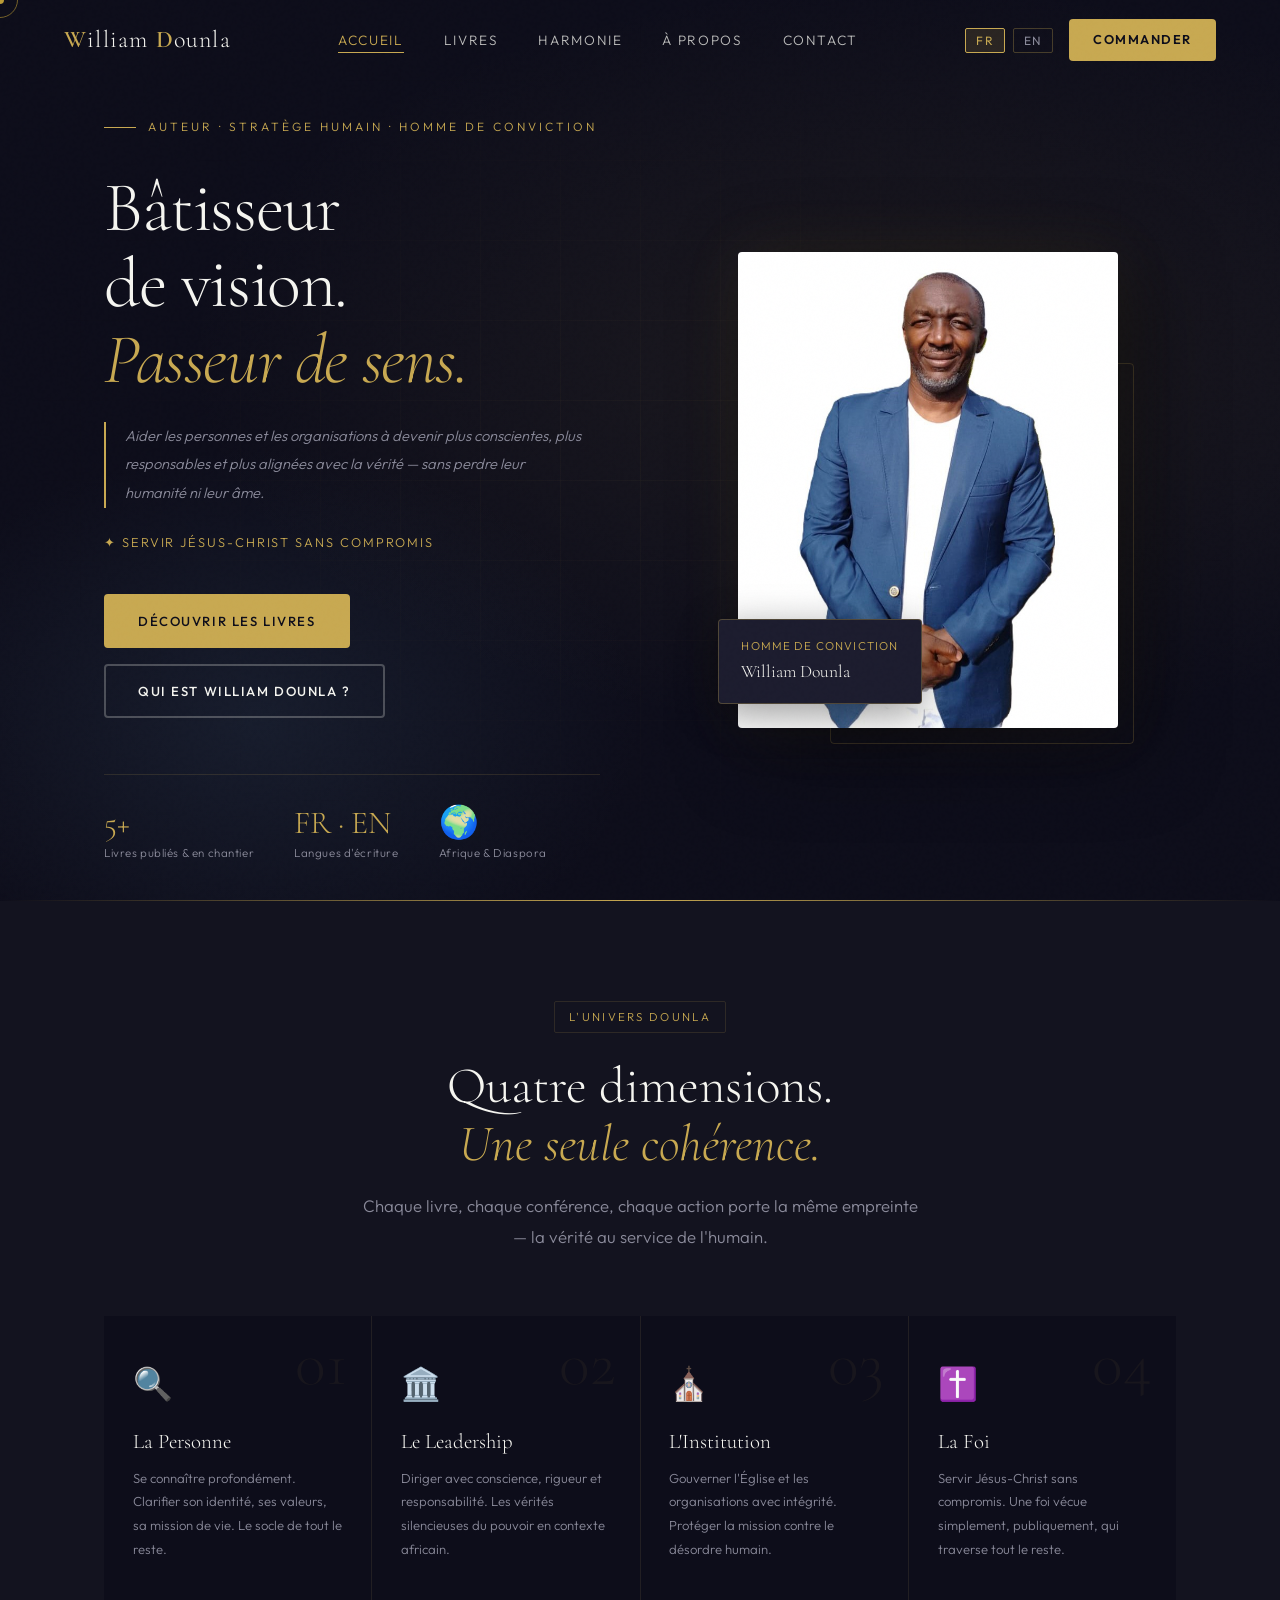
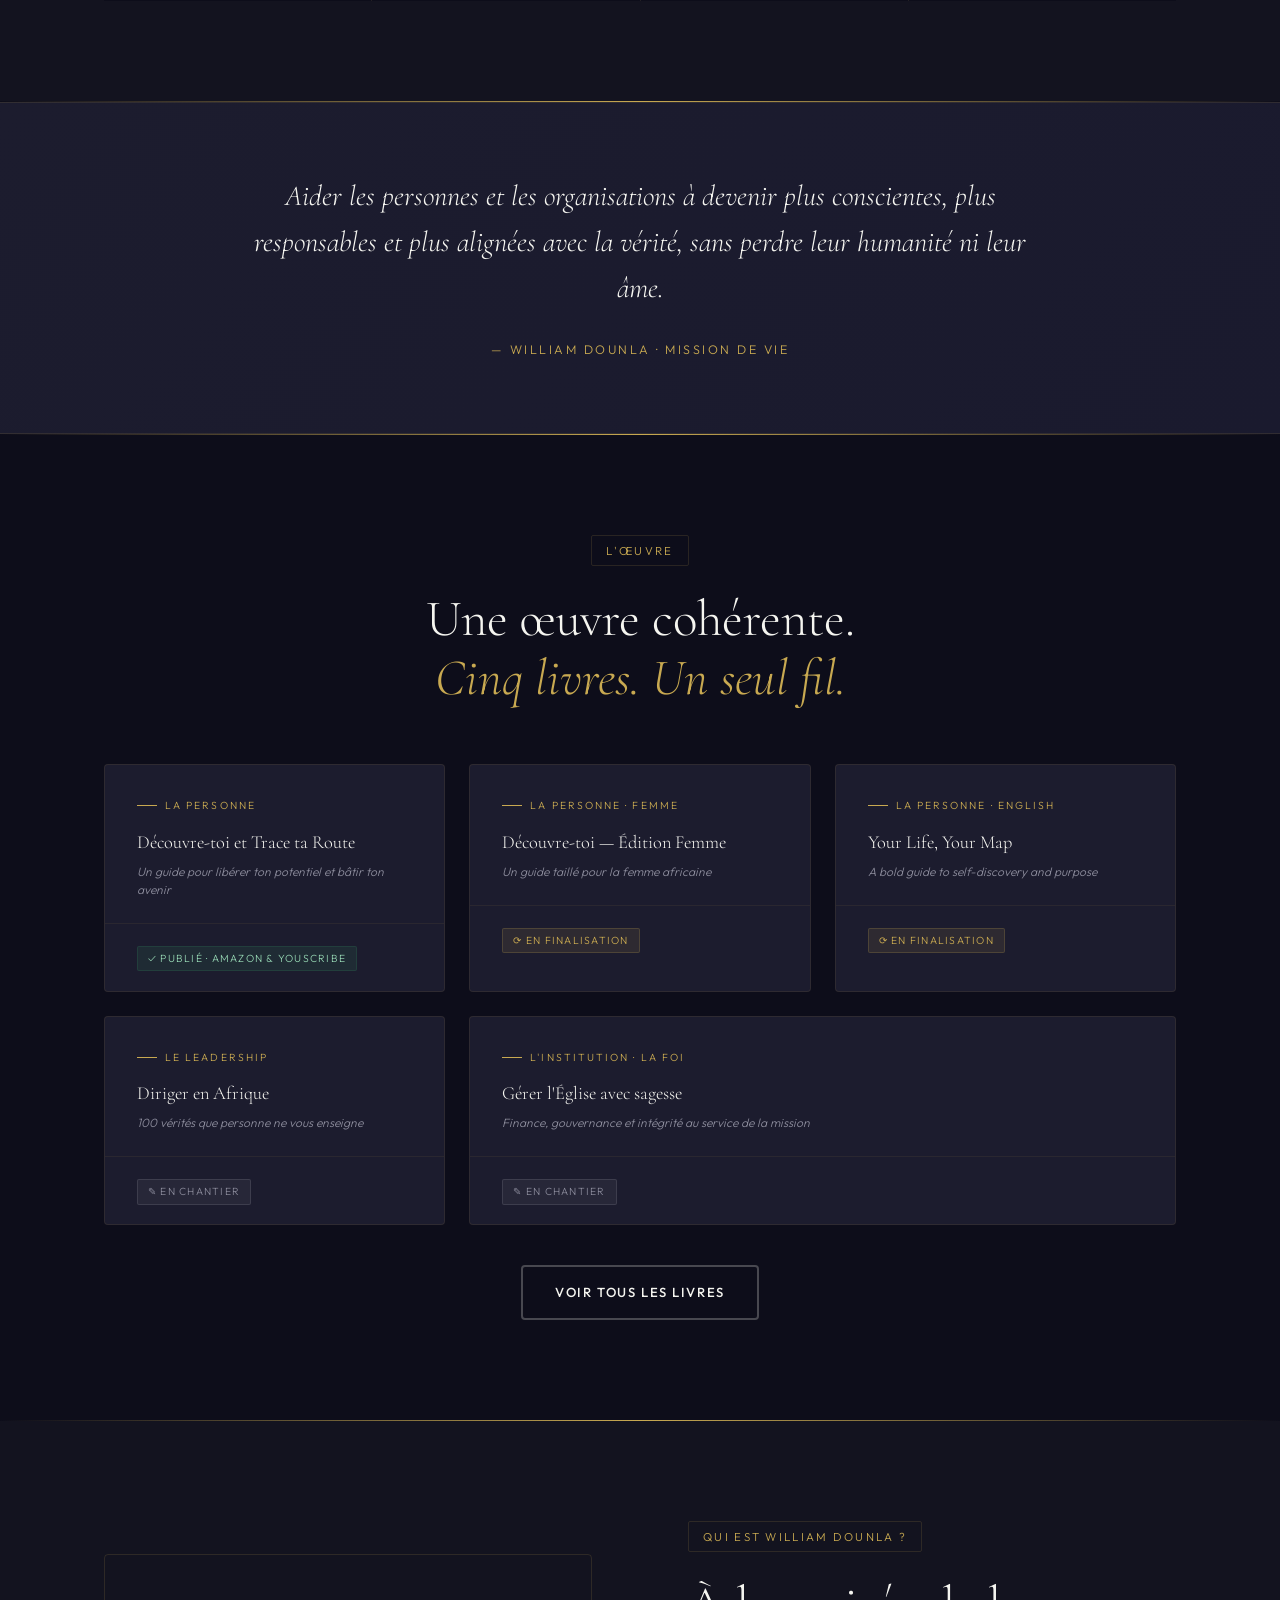
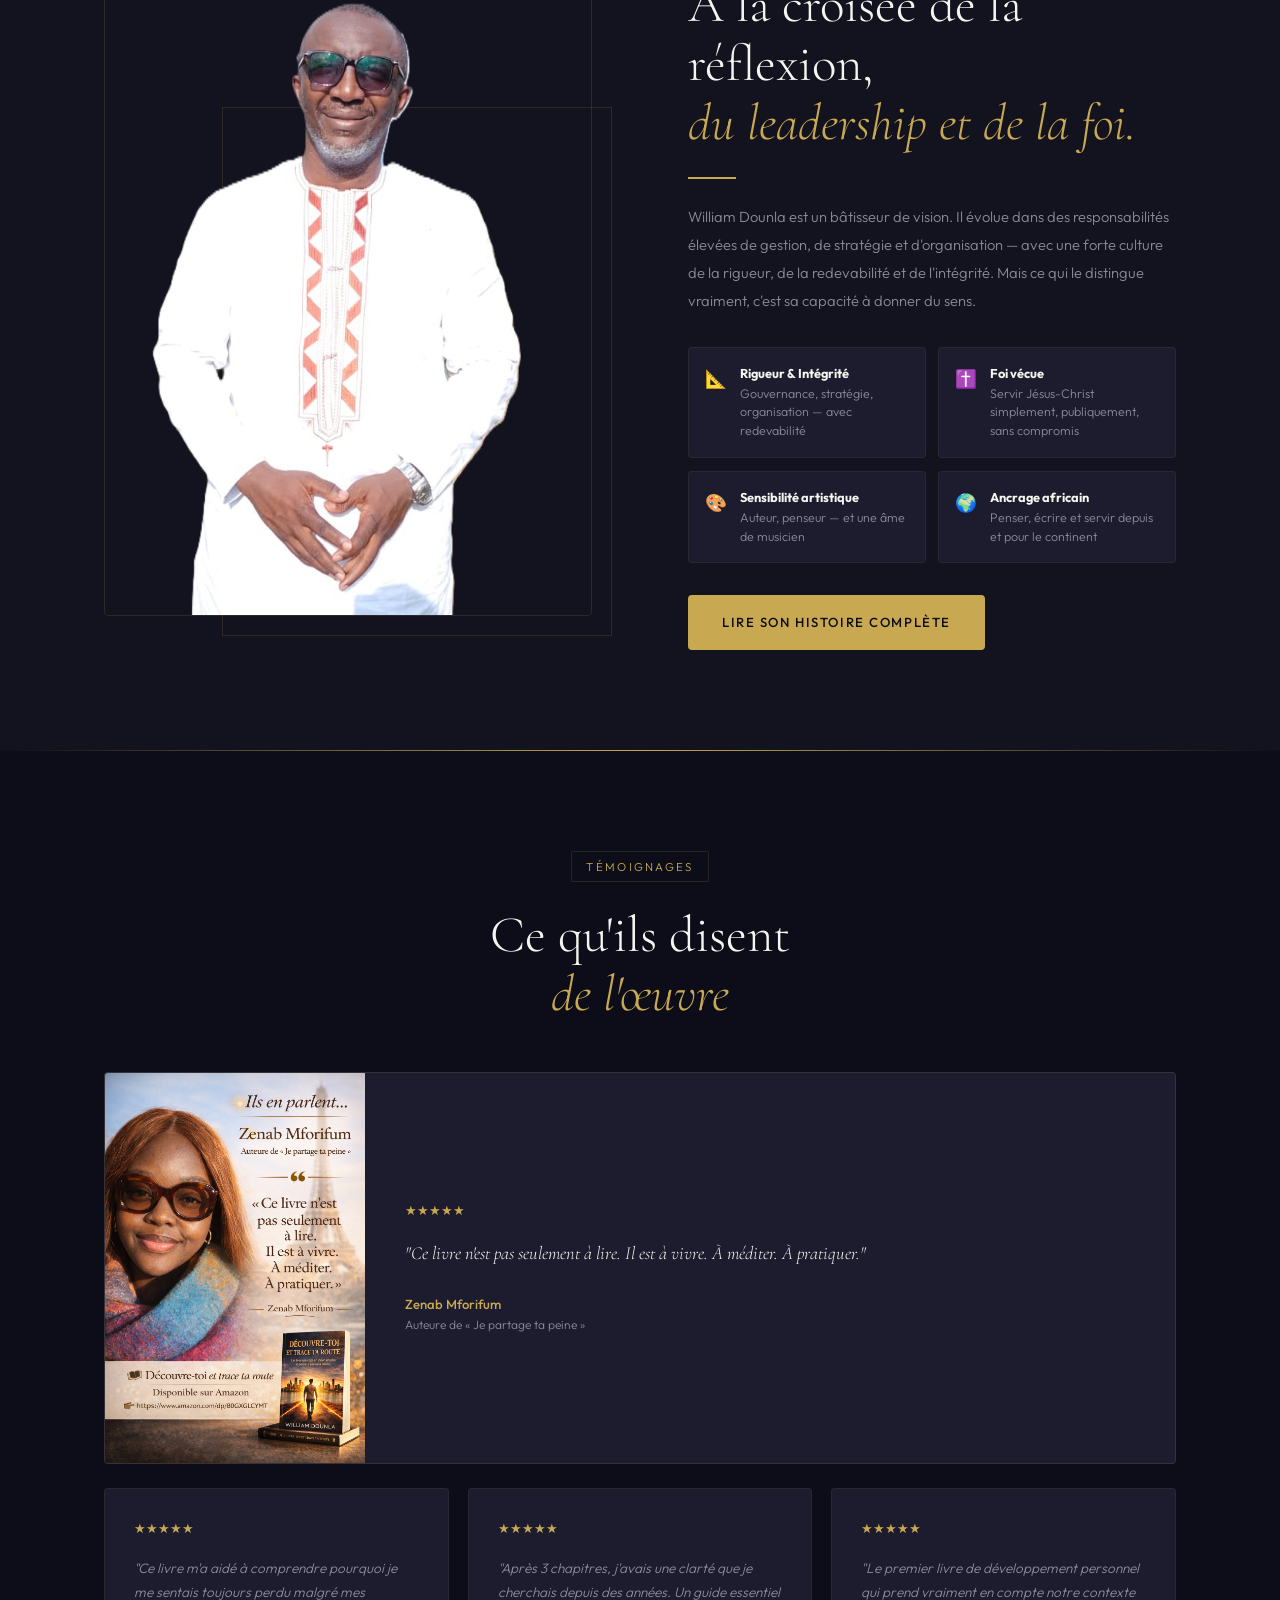
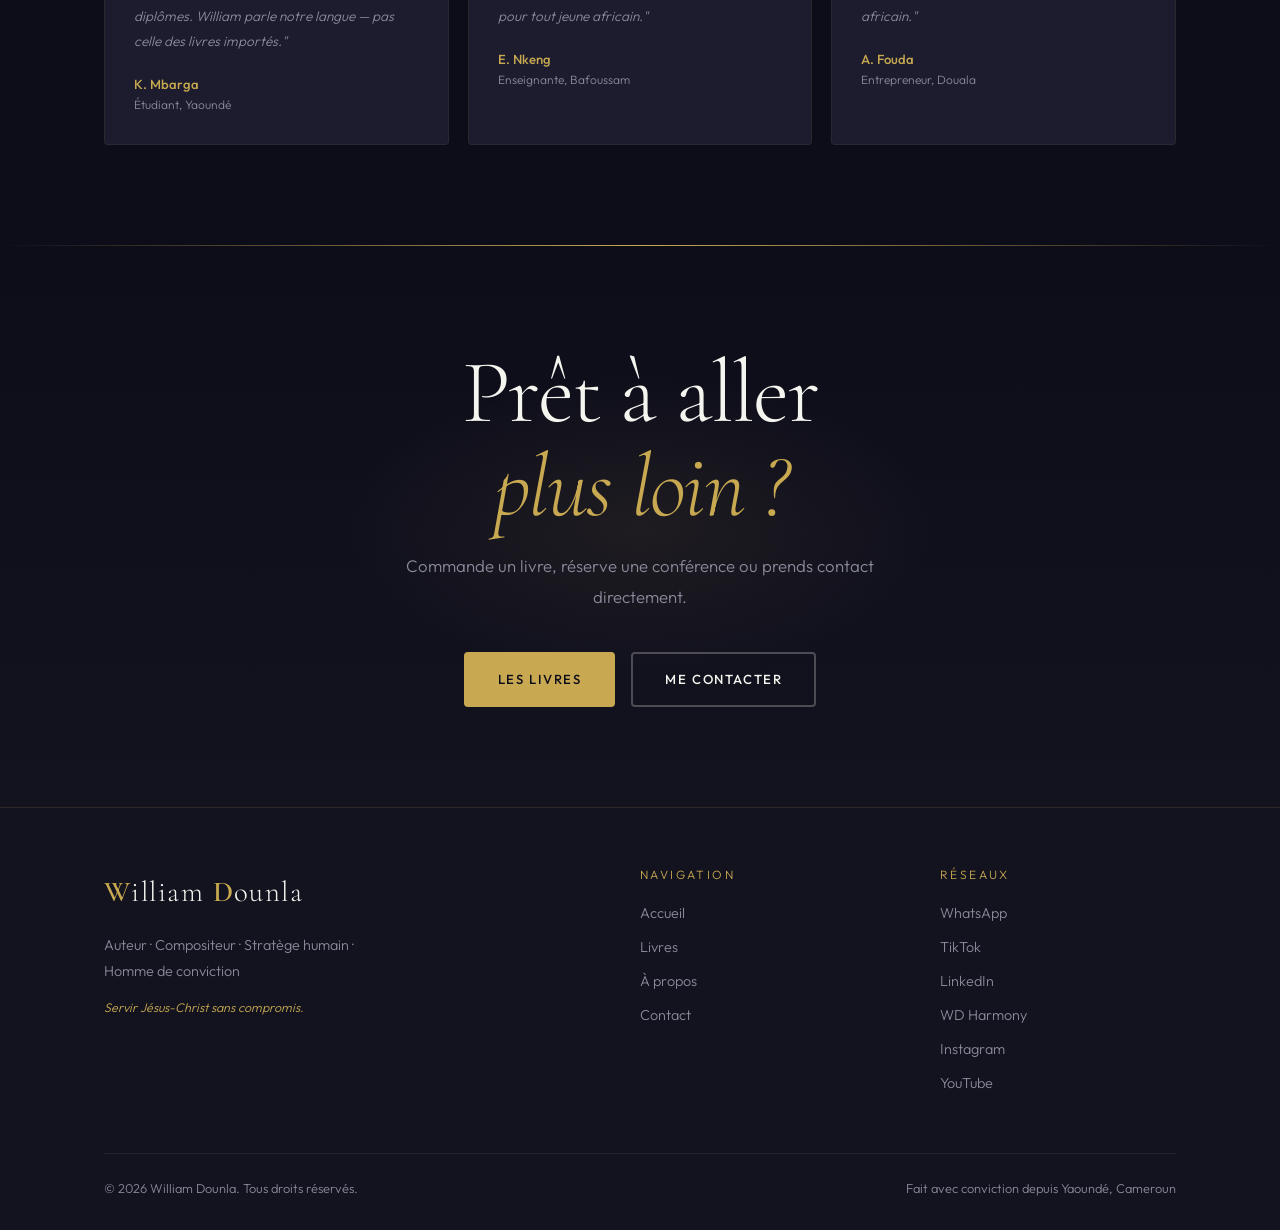
<file: index.html>
<!DOCTYPE html>
<html lang="fr">
<head>
  <meta charset="UTF-8" />
  <meta name="viewport" content="width=device-width, initial-scale=1.0" />
  <title>William Dounla — Auteur · Stratège humain · Homme de conviction</title>
  <meta name="description" content="William Dounla — Auteur, stratège humain et homme de conviction. Aider les personnes et les organisations à devenir plus conscientes, plus responsables et plus alignées avec la vérité." />
  <link rel="stylesheet" href="style.css" />
  <style>
    .hero { min-height:100vh; display:flex; align-items:center; position:relative; overflow:hidden; padding-top:var(--nav-h); }
    .hero-bg { position:absolute; inset:0; z-index:0; background:radial-gradient(ellipse 80% 60% at 70% 40%, rgba(200,169,81,0.08) 0%, transparent 70%), radial-gradient(ellipse 50% 50% at 20% 80%, rgba(46,64,87,0.3) 0%, transparent 60%); }
    .hero-grid { position:absolute; inset:0; z-index:0; background-image:linear-gradient(rgba(200,169,81,0.04) 1px, transparent 1px), linear-gradient(90deg, rgba(200,169,81,0.04) 1px, transparent 1px); background-size:80px 80px; mask-image:radial-gradient(ellipse at center, black 0%, transparent 70%); }
    .hero-content { position:relative; z-index:1; display:grid; grid-template-columns:1fr 1fr; gap:5rem; align-items:center; width:100%; max-width:1200px; margin:0 auto; padding:0 5vw; }
    .hero-eyebrow { display:flex; align-items:center; gap:12px; margin-bottom:2rem; }
    .hero-eyebrow span { font-size:0.75rem; letter-spacing:0.25em; text-transform:uppercase; color:var(--or); }
    .hero-eyebrow::before { content:''; display:block; width:32px; height:1px; background:var(--or); }
    .hero-title { font-family:var(--font-display); font-size:clamp(3rem,5.5vw,5rem); font-weight:300; line-height:1.08; letter-spacing:-0.02em; margin-bottom:1.5rem; }
    .hero-title em { font-style:italic; color:var(--or); display:block; }
    .hero-mission { font-size:0.92rem; color:var(--gris); line-height:1.95; margin-bottom:1.5rem; max-width:480px; border-left:2px solid var(--or); padding-left:1.2rem; font-style:italic; }
    .hero-conviction { font-size:0.8rem; color:var(--or); letter-spacing:0.15em; text-transform:uppercase; margin-bottom:2.5rem; }
    .hero-actions { display:flex; gap:1rem; flex-wrap:wrap; }
    .hero-stats { display:flex; gap:2.5rem; margin-top:3.5rem; padding-top:2rem; border-top:1px solid rgba(200,169,81,0.15); }
    .stat-num { font-family:var(--font-display); font-size:2rem; color:var(--or); font-weight:300; line-height:1; }
    .stat-label { font-size:0.72rem; color:var(--gris); letter-spacing:0.05em; margin-top:4px; }
    .hero-right { display:flex; justify-content:center; align-items:center; position:relative; }
    .hero-photo-wrap { position:relative; width:100%; max-width:380px; }
    .hero-photo { width:100%; display:block; border-radius:4px; box-shadow:20px 20px 80px rgba(0,0,0,0.5), 0 0 60px rgba(200,169,81,0.1); }
    .hero-photo-frame { position:absolute; bottom:-16px; right:-16px; width:80%; height:80%; border:1px solid rgba(200,169,81,0.25); border-radius:4px; z-index:-1; }
    .hero-photo-badge { position:absolute; bottom:24px; left:-20px; background:var(--nuit-3); border:1px solid rgba(200,169,81,0.3); padding:1rem 1.4rem; border-radius:var(--radius); box-shadow:0 10px 40px rgba(0,0,0,0.4); }
    .badge-text { font-size:0.72rem; color:var(--or); letter-spacing:0.1em; text-transform:uppercase; }
    .badge-name { font-family:var(--font-display); font-size:1.1rem; color:var(--blanc); margin-top:2px; }
    .univers-section { background:var(--nuit-2); }
    .univers-grid { display:grid; grid-template-columns:repeat(4,1fr); gap:1px; margin-top:4rem; background:rgba(200,169,81,0.08); }
    .univers-card { background:var(--nuit); padding:2.5rem 1.8rem; position:relative; overflow:hidden; transition:background var(--transition); }
    .univers-card:hover { background:var(--nuit-3); }
    .univers-card::before { content:''; position:absolute; top:0; left:0; right:0; height:2px; background:var(--or); transform:scaleX(0); transform-origin:left; transition:transform var(--transition); }
    .univers-card:hover::before { transform:scaleX(1); }
    .univers-icon { font-size:2rem; margin-bottom:1.2rem; }
    .univers-num { position:absolute; top:1rem; right:1.5rem; font-family:var(--font-display); font-size:4rem; color:rgba(200,169,81,0.06); font-weight:300; line-height:1; transition:color var(--transition); }
    .univers-card:hover .univers-num { color:rgba(200,169,81,0.12); }
    .univers-title { font-family:var(--font-display); font-size:1.3rem; margin-bottom:0.8rem; }
    .univers-desc { font-size:0.82rem; color:var(--gris); line-height:1.8; }
    .mission-strip { padding:70px 0; background:linear-gradient(135deg,var(--nuit-3) 0%,#1a1a2e 100%); border-top:1px solid rgba(200,169,81,0.12); border-bottom:1px solid rgba(200,169,81,0.12); text-align:center; position:relative; overflow:hidden; }
    .mission-strip blockquote { font-family:var(--font-display); font-size:clamp(1.2rem,2.5vw,1.8rem); font-style:italic; font-weight:300; color:var(--blanc); line-height:1.6; max-width:820px; margin:0 auto 1.5rem; position:relative; z-index:1; }
    .mission-strip cite { font-size:0.78rem; color:var(--or); letter-spacing:0.2em; text-transform:uppercase; font-style:normal; position:relative; z-index:1; }
    .livres-grid { display:grid; grid-template-columns:repeat(3,1fr); gap:1.5rem; margin-top:3.5rem; }
    .livre-card { background:var(--nuit-3); border:1px solid rgba(200,169,81,0.1); border-radius:var(--radius); overflow:hidden; transition:all var(--transition); }
    .livre-card:hover { border-color:rgba(200,169,81,0.3); transform:translateY(-5px); box-shadow:0 20px 60px rgba(0,0,0,0.3); }
    .livre-card-top { padding:2rem 2rem 1.5rem; border-bottom:1px solid rgba(200,169,81,0.08); }
    .livre-univers { font-size:0.65rem; letter-spacing:0.2em; text-transform:uppercase; color:var(--or); margin-bottom:1rem; display:flex; align-items:center; gap:8px; }
    .livre-univers::before { content:''; display:block; width:20px; height:1px; background:var(--or); }
    .livre-title { font-family:var(--font-display); font-size:1.15rem; line-height:1.3; margin-bottom:0.5rem; }
    .livre-subtitle { font-size:0.75rem; color:var(--gris); font-style:italic; line-height:1.5; }
    .livre-card-bottom { padding:1.2rem 2rem; }
    .livre-status { display:inline-block; font-size:0.65rem; letter-spacing:0.12em; text-transform:uppercase; padding:3px 10px; border-radius:2px; }
    .status-published { background:rgba(45,106,79,0.2); color:#95d5b2; border:1px solid rgba(45,106,79,0.3); }
    .status-soon { background:rgba(200,169,81,0.1); color:var(--or); border:1px solid rgba(200,169,81,0.2); }
    .status-wip { background:rgba(255,255,255,0.05); color:var(--gris); border:1px solid rgba(255,255,255,0.1); }
    .about-preview { display:grid; grid-template-columns:1fr 1fr; gap:6rem; align-items:center; }
    .about-img-wrap { position:relative; }
    .about-img-wrap img { width:100%; display:block; border-radius:var(--radius); border:1px solid rgba(200,169,81,0.15); }
    .about-img-frame { position:absolute; bottom:-20px; right:-20px; width:80%; height:80%; border:1px solid rgba(200,169,81,0.15); z-index:-1; }
    .pillars { display:grid; grid-template-columns:1fr 1fr; gap:0.8rem; margin:2rem 0; }
    .pillar { display:flex; gap:0.8rem; align-items:flex-start; padding:1rem; background:var(--nuit-3); border:1px solid rgba(200,169,81,0.08); border-radius:var(--radius); transition:border-color 0.3s; }
    .pillar:hover { border-color:rgba(200,169,81,0.25); }
    .pillar-icon { font-size:1.1rem; flex-shrink:0; }
    .pillar-text { font-size:0.78rem; color:var(--gris); line-height:1.5; }
    .pillar-text strong { display:block; color:var(--blanc); font-size:0.8rem; margin-bottom:2px; }
    .testi-featured { display:flex; gap:0; align-items:stretch; background:var(--nuit-3); border:1px solid rgba(200,169,81,0.15); border-radius:var(--radius); overflow:hidden; margin-bottom:1.5rem; }
    .testi-featured img { width:260px; object-fit:cover; object-position:top; flex-shrink:0; }
    .testi-featured-content { padding:2.5rem; display:flex; flex-direction:column; justify-content:center; }
    .testi-stars { color:var(--or); font-size:0.8rem; margin-bottom:1rem; }
    .testi-quote { font-family:var(--font-display); font-size:1.15rem; font-style:italic; color:var(--blanc); line-height:1.7; margin-bottom:1.5rem; }
    .testi-author { font-size:0.82rem; color:var(--or); font-weight:500; }
    .testi-role { font-size:0.75rem; color:var(--gris); }
    .testi-grid { display:grid; grid-template-columns:repeat(3,1fr); gap:1.2rem; }
    .testi-card { background:var(--nuit-3); border:1px solid rgba(200,169,81,0.08); padding:1.8rem; border-radius:var(--radius); transition:all var(--transition); }
    .testi-card:hover { border-color:rgba(200,169,81,0.25); transform:translateY(-3px); }
    .testi-text { font-size:0.85rem; color:var(--gris); line-height:1.8; margin-bottom:1.2rem; font-style:italic; }
    .cta-section { text-align:center; position:relative; overflow:hidden; background:linear-gradient(180deg,var(--nuit) 0%,var(--nuit-2) 100%); }
    .cta-glow { position:absolute; top:50%; left:50%; transform:translate(-50%,-50%); width:600px; height:300px; background:radial-gradient(ellipse, rgba(200,169,81,0.08) 0%, transparent 70%); pointer-events:none; }
    .cta-actions { display:flex; justify-content:center; gap:1rem; flex-wrap:wrap; }
    @media(max-width:900px){.hero-content{grid-template-columns:1fr;text-align:center}.hero-mission{margin:0 auto 1.5rem}.hero-actions{justify-content:center}.hero-stats{justify-content:center}.hero-right{display:none}.univers-grid{grid-template-columns:1fr 1fr}.livres-grid{grid-template-columns:1fr 1fr}.about-preview{grid-template-columns:1fr}.about-img-wrap{display:none}.testi-featured{flex-direction:column}.testi-featured img{width:100%;height:200px}.testi-grid{grid-template-columns:1fr}}
    @media(max-width:600px){.univers-grid{grid-template-columns:1fr}.livres-grid{grid-template-columns:1fr}.pillars{grid-template-columns:1fr}}
  </style>
</head>
<body>
<div class="cursor"><div class="cursor-dot" style="position:fixed"></div><div class="cursor-ring" style="position:fixed"></div></div>
<div class="mobile-menu"><button class="mobile-close">✕</button><a id="mob-accueil" href="index.html">Accueil</a><a id="mob-livre" href="livre.html">Livres</a><a id="mob-harmonie" href="harmonie.html">Harmonie</a>
  <a id="mob-apropos" href="apropos.html">À propos</a><a id="mob-contact" href="contact.html">Contact</a></div>
<nav>
  <a class="nav-logo" href="index.html">W<span>illiam </span>D<span>ounla</span></a>
  <ul class="nav-links">
    <li><a id="nav-accueil" href="index.html" class="active">Accueil</a></li>
    <li><a id="nav-livre" href="livre.html">Livres</a></li>
    <li><a id="nav-harmonie" href="harmonie.html">Harmonie</a></li>
    <li><a id="nav-apropos" href="apropos.html">À propos</a></li>
    <li><a id="nav-contact" href="contact.html">Contact</a></li>
  </ul>
  <div style="display:flex;align-items:center;gap:1rem;">
    <div class="nav-lang"><button class="lang-btn" data-lang="fr">FR</button><button class="lang-btn" data-lang="en">EN</button></div>
    <a id="nav-cta" class="nav-cta" href="livre.html">Commander</a>
    <button class="hamburger"><span></span><span></span><span></span></button>
  </div>
</nav>

<section class="hero">
  <div class="hero-bg"></div><div class="hero-grid"></div>
  <div class="hero-content">
    <div class="hero-left">
      <div class="hero-eyebrow"><span id="hero-eyebrow">Auteur · Stratège humain · Homme de conviction</span></div>
      <h1 class="hero-title" id="hero-title">Bâtisseur<br>de vision.<br><em>Passeur de sens.</em></h1>
      <p class="hero-mission" id="hero-mission">Aider les personnes et les organisations à devenir plus conscientes, plus responsables et plus alignées avec la vérité — sans perdre leur humanité ni leur âme.</p>
      <p class="hero-conviction" id="hero-conviction">✦ Servir Jésus-Christ sans compromis</p>
      <div class="hero-actions">
        <a id="hero-btn1" class="btn btn-gold" href="livre.html">Découvrir les livres <svg viewBox="0 0 24 24" fill="none" stroke="currentColor" stroke-width="2"><path d="M5 12h14M12 5l7 7-7 7"/></svg></a>
        <a id="hero-btn2" class="btn btn-outline" href="apropos.html">Qui est William Dounla ?</a>
      </div>
      <div class="hero-stats">
        <div><div class="stat-num" id="stat1-num">5+</div><div class="stat-label" id="stat1-label">Livres publiés & en chantier</div></div>
        <div><div class="stat-num" id="stat2-num">FR · EN</div><div class="stat-label" id="stat2-label">Langues d'écriture</div></div>
        <div><div class="stat-num">🌍</div><div class="stat-label" id="stat3-label">Afrique & Diaspora</div></div>
      </div>
    </div>
    <div class="hero-right">
      <div class="hero-photo-wrap">
        <img class="hero-photo" src="william-hero.jpeg" alt="William Dounla" />
        <div class="hero-photo-frame"></div>
        <div class="hero-photo-badge"><div class="badge-text" id="badge-text">Homme de conviction</div><div class="badge-name">William Dounla</div></div>
      </div>
    </div>
  </div>
</section>

<hr class="divider">

<section class="section univers-section">
  <div class="container">
    <div class="reveal" style="text-align:center;">
      <div class="tag" id="univers-tag">L'univers Dounla</div>
      <h2 class="section-title" id="univers-title">Quatre dimensions.<br><em>Une seule cohérence.</em></h2>
      <p class="lead" style="margin:0 auto;" id="univers-lead">Chaque livre, chaque conférence, chaque action porte la même empreinte — la vérité au service de l'humain.</p>
    </div>
    <div class="univers-grid">
      <div class="univers-card reveal reveal-delay-1"><div class="univers-num">01</div><div class="univers-icon">🔍</div><h3 class="univers-title" id="u1-title">La Personne</h3><p class="univers-desc" id="u1-desc">Se connaître profondément. Clarifier son identité, ses valeurs, sa mission de vie. Le socle de tout le reste.</p></div>
      <div class="univers-card reveal reveal-delay-2"><div class="univers-num">02</div><div class="univers-icon">🏛️</div><h3 class="univers-title" id="u2-title">Le Leadership</h3><p class="univers-desc" id="u2-desc">Diriger avec conscience, rigueur et responsabilité. Les vérités silencieuses du pouvoir en contexte africain.</p></div>
      <div class="univers-card reveal reveal-delay-3"><div class="univers-num">03</div><div class="univers-icon">⛪</div><h3 class="univers-title" id="u3-title">L'Institution</h3><p class="univers-desc" id="u3-desc">Gouverner l'Église et les organisations avec intégrité. Protéger la mission contre le désordre humain.</p></div>
      <div class="univers-card reveal reveal-delay-4"><div class="univers-num">04</div><div class="univers-icon">✝️</div><h3 class="univers-title" id="u4-title">La Foi</h3><p class="univers-desc" id="u4-desc">Servir Jésus-Christ sans compromis. Une foi vécue simplement, publiquement, qui traverse tout le reste.</p></div>
    </div>
  </div>
</section>

<hr class="divider">

<section class="mission-strip">
  <div class="container reveal">
    <blockquote id="mission-quote">Aider les personnes et les organisations à devenir plus conscientes, plus responsables et plus alignées avec la vérité, sans perdre leur humanité ni leur âme.</blockquote>
    <cite id="mission-cite">— William Dounla · Mission de vie</cite>
  </div>
</section>

<hr class="divider">

<section class="section">
  <div class="container">
    <div class="reveal" style="text-align:center;">
      <div class="tag" id="livres-tag">L'œuvre</div>
      <h2 class="section-title" id="livres-title">Une œuvre cohérente.<br><em>Cinq livres. Un seul fil.</em></h2>
    </div>
    <div class="livres-grid">
      <div class="livre-card reveal reveal-delay-1"><div class="livre-card-top"><div class="livre-univers" id="lv1-univers">La Personne</div><h3 class="livre-title" id="lv1-title">Découvre-toi et Trace ta Route</h3><p class="livre-subtitle" id="lv1-sub">Un guide pour libérer ton potentiel et bâtir ton avenir</p></div><div class="livre-card-bottom"><span class="livre-status status-published" id="lv1-status">✓ Publié · Amazon & YouScribe</span></div></div>
      <div class="livre-card reveal reveal-delay-2"><div class="livre-card-top"><div class="livre-univers" id="lv2-univers">La Personne · Femme</div><h3 class="livre-title" id="lv2-title">Découvre-toi — Édition Femme</h3><p class="livre-subtitle" id="lv2-sub">Un guide taillé pour la femme africaine — son identité, sa force, sa route</p></div><div class="livre-card-bottom"><span class="livre-status status-soon" id="lv2-status">⟳ En finalisation</span></div></div>
      <div class="livre-card reveal reveal-delay-3"><div class="livre-card-top"><div class="livre-univers" id="lv3-univers">La Personne · English</div><h3 class="livre-title" id="lv3-title">Your Life, Your Map</h3><p class="livre-subtitle" id="lv3-sub">A bold guide to self-discovery and purpose</p></div><div class="livre-card-bottom"><span class="livre-status status-soon" id="lv3-status">⟳ En finalisation</span></div></div>
      <div class="livre-card reveal reveal-delay-1"><div class="livre-card-top"><div class="livre-univers" id="lv4-univers">Le Leadership</div><h3 class="livre-title" id="lv4-title">Diriger en Afrique</h3><p class="livre-subtitle" id="lv4-sub">100 vérités que personne ne vous enseigne — pouvoir, gouvernance, responsabilité</p></div><div class="livre-card-bottom"><span class="livre-status status-wip" id="lv4-status">✎ En chantier</span></div></div>
      <div class="livre-card reveal reveal-delay-2" style="grid-column:span 2;"><div class="livre-card-top"><div class="livre-univers" id="lv5-univers">L'Institution · La Foi</div><h3 class="livre-title" id="lv5-title">Gérer l'Église avec sagesse</h3><p class="livre-subtitle" id="lv5-sub">Finance, gouvernance et intégrité au service de la mission — protéger l'œuvre de Dieu contre le désordre humain</p></div><div class="livre-card-bottom"><span class="livre-status status-wip" id="lv5-status">✎ En chantier</span></div></div>
    </div>
    <div style="text-align:center;margin-top:2.5rem;" class="reveal">
      <a id="livres-btn" class="btn btn-outline" href="livre.html">Voir tous les livres <svg viewBox="0 0 24 24" fill="none" stroke="currentColor" stroke-width="2"><path d="M5 12h14M12 5l7 7-7 7"/></svg></a>
    </div>
  </div>
</section>

<hr class="divider">

<section class="section" style="background:var(--nuit-2);">
  <div class="container">
    <div class="about-preview">
      <div class="about-img-wrap reveal"><img src="william-boubou.png" alt="William Dounla" /><div class="about-img-frame"></div></div>
      <div class="reveal reveal-delay-2">
        <div class="tag" id="about-tag">Qui est William Dounla ?</div>
        <h2 class="section-title" id="about-title">À la croisée de la réflexion,<br><em>du leadership et de la foi.</em></h2>
        <div class="or-line"></div>
        <p style="color:var(--gris);line-height:1.9;margin-bottom:1.5rem;font-size:0.92rem;" id="about-p">William Dounla est un bâtisseur de vision. Il évolue dans des responsabilités élevées de gestion, de stratégie et d'organisation — avec une forte culture de la rigueur, de la redevabilité et de l'intégrité. Mais ce qui le distingue vraiment, c'est sa capacité à donner du sens.</p>
        <div class="pillars">
          <div class="pillar"><div class="pillar-icon">📐</div><div class="pillar-text"><strong id="p1-t">Rigueur & Intégrité</strong><span id="p1-d">Gouvernance, stratégie, organisation — avec redevabilité</span></div></div>
          <div class="pillar"><div class="pillar-icon">✝️</div><div class="pillar-text"><strong id="p2-t">Foi vécue</strong><span id="p2-d">Servir Jésus-Christ simplement, publiquement, sans compromis</span></div></div>
          <div class="pillar"><div class="pillar-icon">🎨</div><div class="pillar-text"><strong id="p3-t">Sensibilité artistique</strong><span id="p3-d">Auteur, penseur — et une âme de musicien</span></div></div>
          <div class="pillar"><div class="pillar-icon">🌍</div><div class="pillar-text"><strong id="p4-t">Ancrage africain</strong><span id="p4-d">Penser, écrire et servir depuis et pour le continent</span></div></div>
        </div>
        <a id="about-btn" class="btn btn-gold" href="apropos.html">Lire son histoire complète <svg viewBox="0 0 24 24" fill="none" stroke="currentColor" stroke-width="2"><path d="M5 12h14M12 5l7 7-7 7"/></svg></a>
      </div>
    </div>
  </div>
</section>

<hr class="divider">

<section class="section" style="background:var(--nuit);">
  <div class="container">
    <div class="reveal" style="text-align:center;margin-bottom:3rem;"><div class="tag" id="testi-tag">Témoignages</div><h2 class="section-title" id="testi-title">Ce qu'ils disent<br><em>de l'œuvre</em></h2></div>
    <div class="testi-featured reveal">
      <img src="temoignage-zenab.png" alt="Zenab Mforifum" />
      <div class="testi-featured-content">
        <div class="testi-stars">★★★★★</div>
        <p class="testi-quote" id="testi-zenab-quote">"Ce livre n'est pas seulement à lire. Il est à vivre. À méditer. À pratiquer."</p>
        <div class="testi-author">Zenab Mforifum</div>
        <div class="testi-role">Auteure de « Je partage ta peine »</div>
      </div>
    </div>
    <div class="testi-grid">
      <div class="testi-card reveal reveal-delay-1"><div class="testi-stars">★★★★★</div><p class="testi-text" id="testi1">"Ce livre m'a aidé à comprendre pourquoi je me sentais toujours perdu malgré mes diplômes. William parle notre langue — pas celle des livres importés."</p><div class="testi-author" id="testi1-author">K. Mbarga</div><div class="testi-role">Étudiant, Yaoundé</div></div>
      <div class="testi-card reveal reveal-delay-2"><div class="testi-stars">★★★★★</div><p class="testi-text" id="testi2">"Après 3 chapitres, j'avais une clarté que je cherchais depuis des années. Un guide essentiel pour tout jeune africain qui veut comprendre sa mission."</p><div class="testi-author" id="testi2-author">E. Nkeng</div><div class="testi-role">Enseignante, Bafoussam</div></div>
      <div class="testi-card reveal reveal-delay-3"><div class="testi-stars">★★★★★</div><p class="testi-text" id="testi3">"Le premier livre de développement personnel qui prend vraiment en compte notre contexte africain. Les exercices sont concrets et applicables."</p><div class="testi-author" id="testi3-author">A. Fouda</div><div class="testi-role">Entrepreneur, Douala</div></div>
    </div>
  </div>
</section>

<hr class="divider">

<section class="section cta-section">
  <div class="cta-glow"></div>
  <div class="container reveal" style="position:relative;z-index:1;">
    <h2 class="display-title" id="cta-title">Prêt à aller<br><em>plus loin ?</em></h2>
    <p class="lead" style="margin:1rem auto 2.5rem;text-align:center;" id="cta-text">Commande un livre, réserve une conférence ou prends contact directement.</p>
    <div class="cta-actions">
      <a id="cta-btn1" class="btn btn-gold" href="livre.html">Les livres <svg viewBox="0 0 24 24" fill="none" stroke="currentColor" stroke-width="2"><path d="M5 12h14M12 5l7 7-7 7"/></svg></a>
      <a id="cta-btn2" class="btn btn-outline" href="contact.html">Me contacter</a>
    </div>
  </div>
</section>

<footer>
  <div class="container">
    <div class="footer-grid">
      <div class="footer-brand">
        <a class="nav-logo" href="index.html">W<span>illiam </span>D<span>ounla</span></a>
        <p id="footer-tagline">Auteur · Stratège humain · Homme de conviction</p>
        <p style="font-size:0.78rem;color:var(--or);margin-top:0.8rem;font-style:italic;" id="footer-mission">Servir Jésus-Christ sans compromis.</p>
      </div>
      <div class="footer-col"><h4 id="footer-nav-title">Navigation</h4><a id="footer-link-accueil" href="index.html">Accueil</a><a id="footer-link-livre" href="livre.html">Livres</a><a id="footer-link-apropos" href="apropos.html">À propos</a><a id="footer-link-contact" href="contact.html">Contact</a></div>
      <div class="footer-col"><h4 id="footer-social-title">Réseaux</h4><a href="https://wa.me/237699545260" target="_blank">WhatsApp</a><a href="#" target="_blank">TikTok</a>
        <a href="https://www.linkedin.com/in/william-dounla-b7b93088/" target="_blank">LinkedIn</a>
        <a href="https://suno.com/@williamdounla" target="_blank">WD Harmony</a><a href="#" target="_blank">Instagram</a><a href="#" target="_blank">YouTube</a></div>
    </div>
    <div class="footer-bottom"><p id="footer-rights">© 2026 William Dounla. Tous droits réservés.</p><p id="footer-made">Fait avec conviction depuis Yaoundé, Cameroun</p></div>
  </div>
</footer>

<script src="main.js"></script>
<script>
function updatePageLang(lang){
  const t={fr:{eyebrow:"Auteur · Stratège humain · Homme de conviction",title:"Bâtisseur<br>de vision.<br><em>Passeur de sens.</em>",mission:"Aider les personnes et les organisations à devenir plus conscientes, plus responsables et plus alignées avec la vérité — sans perdre leur humanité ni leur âme.",conviction:"✦ Servir Jésus-Christ sans compromis",btn1:"Découvrir les livres",btn2:"Qui est William Dounla ?",badge:"Homme de conviction",s1n:"5+",s1l:"Livres publiés & en chantier",s2n:"FR · EN",s2l:"Langues d'écriture",s3l:"Afrique & Diaspora",uTag:"L'univers Dounla",uTitle:"Quatre dimensions.<br><em>Une seule cohérence.</em>",uLead:"Chaque livre, chaque conférence, chaque action porte la même empreinte — la vérité au service de l'humain.",u1t:"La Personne",u1d:"Se connaître profondément. Clarifier son identité, ses valeurs, sa mission de vie. Le socle de tout le reste.",u2t:"Le Leadership",u2d:"Diriger avec conscience, rigueur et responsabilité. Les vérités silencieuses du pouvoir en contexte africain.",u3t:"L'Institution",u3d:"Gouverner l'Église et les organisations avec intégrité. Protéger la mission contre le désordre humain.",u4t:"La Foi",u4d:"Servir Jésus-Christ sans compromis. Une foi vécue simplement, publiquement, qui traverse tout le reste.",mQ:"Aider les personnes et les organisations à devenir plus conscientes, plus responsables et plus alignées avec la vérité, sans perdre leur humanité ni leur âme.",mC:"— William Dounla · Mission de vie",lTag:"L'œuvre",lTitle:"Une œuvre cohérente.<br><em>Cinq livres. Un seul fil.</em>",lv1u:"La Personne",lv1t:"Découvre-toi et Trace ta Route",lv1s:"Un guide pour libérer ton potentiel et bâtir ton avenir",lv1st:"✓ Publié · Amazon & YouScribe",lv2u:"La Personne · Femme",lv2t:"Découvre-toi — Édition Femme",lv2s:"Un guide taillé pour la femme africaine",lv2st:"⟳ En finalisation",lv3u:"La Personne · English",lv3t:"Your Life, Your Map",lv3s:"A bold guide to self-discovery and purpose",lv3st:"⟳ En finalisation",lv4u:"Le Leadership",lv4t:"Diriger en Afrique",lv4s:"100 vérités que personne ne vous enseigne",lv4st:"✎ En chantier",lv5u:"L'Institution · La Foi",lv5t:"Gérer l'Église avec sagesse",lv5s:"Finance, gouvernance et intégrité au service de la mission",lv5st:"✎ En chantier",lBtn:"Voir tous les livres",aTag:"Qui est William Dounla ?",aTitle:"À la croisée de la réflexion,<br><em>du leadership et de la foi.</em>",aP:"William Dounla est un bâtisseur de vision. Il évolue dans des responsabilités élevées de gestion, de stratégie et d'organisation — avec une forte culture de la rigueur, de la redevabilité et de l'intégrité. Mais ce qui le distingue vraiment, c'est sa capacité à donner du sens.",p1t:"Rigueur & Intégrité",p1d:"Gouvernance, stratégie, organisation — avec redevabilité",p2t:"Foi vécue",p2d:"Servir Jésus-Christ simplement, publiquement, sans compromis",p3t:"Sensibilité artistique",p3d:"Auteur, penseur — et une âme de musicien",p4t:"Ancrage africain",p4d:"Penser, écrire et servir depuis et pour le continent",aBtn:"Lire son histoire complète",tTag:"Témoignages",tTitle:"Ce qu'ils disent<br><em>de l'œuvre</em>",zenab:"\"Ce livre n'est pas seulement à lire. Il est à vivre. À méditer. À pratiquer.\"",t1:"\"Ce livre m'a aidé à comprendre pourquoi je me sentais toujours perdu malgré mes diplômes. William parle notre langue — pas celle des livres importés.\"",t2:"\"Après 3 chapitres, j'avais une clarté que je cherchais depuis des années. Un guide essentiel pour tout jeune africain.\"",t3:"\"Le premier livre de développement personnel qui prend vraiment en compte notre contexte africain.\"",cTitle:"Prêt à aller<br><em>plus loin ?</em>",cText:"Commande un livre, réserve une conférence ou prends contact directement.",cBtn1:"Les livres",cBtn2:"Me contacter",fMission:"Servir Jésus-Christ sans compromis.",fMade:"Fait avec conviction depuis Yaoundé, Cameroun"},en:{eyebrow:"Author · Human Strategist · Man of Conviction",title:"Vision<br>Builder.<br><em>Sense Maker.</em>",mission:"Helping people and organizations become more conscious, more responsible and more aligned with truth — without losing their humanity or their soul.",conviction:"✦ Serving Jesus Christ without compromise",btn1:"Discover the books",btn2:"Who is William Dounla?",badge:"Man of Conviction",s1n:"5+",s1l:"Books published & in progress",s2n:"FR · EN",s2l:"Writing languages",s3l:"Africa & Diaspora",uTag:"The Dounla Universe",uTitle:"Four dimensions.<br><em>One coherence.</em>",uLead:"Every book, every conference, every action carries the same mark — truth in service of the human.",u1t:"The Person",u1d:"Knowing yourself deeply. Clarifying identity, values, life mission. The foundation of everything else.",u2t:"Leadership",u2d:"Leading with consciousness, rigor and responsibility. The silent truths of power in the African context.",u3t:"The Institution",u3d:"Governing the Church and organizations with integrity. Protecting the mission against human disorder.",u4t:"Faith",u4d:"Serving Jesus Christ without compromise. A faith lived simply, publicly, running through everything.",mQ:"Helping people and organizations become more conscious, more responsible and more aligned with truth, without losing their humanity or their soul.",mC:"— William Dounla · Life Mission",lTag:"The Work",lTitle:"A coherent body of work.<br><em>Five books. One thread.</em>",lv1u:"The Person",lv1t:"Discover Yourself and Trace Your Path",lv1s:"A guide to unleash your potential and build your future",lv1st:"✓ Published · Amazon & YouScribe",lv2u:"The Person · Woman",lv2t:"Discover Yourself — Woman's Edition",lv2s:"A guide crafted for the African woman",lv2st:"⟳ In progress",lv3u:"The Person · English",lv3t:"Your Life, Your Map",lv3s:"A bold guide to self-discovery and purpose",lv3st:"⟳ In progress",lv4u:"Leadership",lv4t:"Leading in Africa",lv4s:"100 truths nobody teaches you",lv4st:"✎ In writing",lv5u:"Institution · Faith",lv5t:"Managing the Church with Wisdom",lv5s:"Finance, governance and integrity in service of the mission",lv5st:"✎ In writing",lBtn:"See all books",aTag:"Who is William Dounla?",aTitle:"At the crossroads of reflection,<br><em>leadership and faith.</em>",aP:"William Dounla is a vision builder. He operates in high-level responsibilities of management, strategy and organization — with a strong culture of rigor, accountability and integrity. But what truly distinguishes him is his capacity to give meaning.",p1t:"Rigor & Integrity",p1d:"Governance, strategy, organization — with accountability",p2t:"Lived Faith",p2d:"Serving Jesus Christ simply, publicly, without compromise",p3t:"Artistic sensitivity",p3d:"Author, thinker — and a musician's soul",p4t:"African grounding",p4d:"Thinking, writing and serving from and for the continent",aBtn:"Read his full story",tTag:"Testimonials",tTitle:"What they say<br><em>about the work</em>",zenab:"\"This book is not just to be read. It is to be lived. To be meditated. To be practiced.\"",t1:"\"This book helped me understand why I always felt lost despite my degrees. William speaks our language — not that of imported books.\"",t2:"\"After 3 chapters, I had clarity I had been searching for years. An essential guide for every young African.\"",t3:"\"The first personal development book that truly takes our African context into account.\"",cTitle:"Ready to go<br><em>further?</em>",cText:"Order a book, book a conference or get in touch directly.",cBtn1:"The books",cBtn2:"Contact me",fMission:"Serving Jesus Christ without compromise.",fMade:"Made with conviction from Yaoundé, Cameroon"}};
  const d=t[lang];
  const s=(id,v,h)=>{const e=document.getElementById(id);if(e){if(h)e.innerHTML=v;else e.textContent=v;}};
  s('hero-eyebrow',d.eyebrow);s('hero-title',d.title,1);s('hero-mission',d.mission);s('hero-conviction',d.conviction);s('hero-btn1',d.btn1);s('hero-btn2',d.btn2);s('badge-text',d.badge);
  s('stat1-num',d.s1n);s('stat1-label',d.s1l);s('stat2-num',d.s2n);s('stat2-label',d.s2l);s('stat3-label',d.s3l);
  s('univers-tag',d.uTag);s('univers-title',d.uTitle,1);s('univers-lead',d.uLead);
  s('u1-title',d.u1t);s('u1-desc',d.u1d);s('u2-title',d.u2t);s('u2-desc',d.u2d);s('u3-title',d.u3t);s('u3-desc',d.u3d);s('u4-title',d.u4t);s('u4-desc',d.u4d);
  s('mission-quote',d.mQ);s('mission-cite',d.mC);
  s('livres-tag',d.lTag);s('livres-title',d.lTitle,1);
  s('lv1-univers',d.lv1u);s('lv1-title',d.lv1t);s('lv1-sub',d.lv1s);s('lv1-status',d.lv1st);
  s('lv2-univers',d.lv2u);s('lv2-title',d.lv2t);s('lv2-sub',d.lv2s);s('lv2-status',d.lv2st);
  s('lv3-univers',d.lv3u);s('lv3-title',d.lv3t);s('lv3-sub',d.lv3s);s('lv3-status',d.lv3st);
  s('lv4-univers',d.lv4u);s('lv4-title',d.lv4t);s('lv4-sub',d.lv4s);s('lv4-status',d.lv4st);
  s('lv5-univers',d.lv5u);s('lv5-title',d.lv5t);s('lv5-sub',d.lv5s);s('lv5-status',d.lv5st);
  s('livres-btn',d.lBtn);
  s('about-tag',d.aTag);s('about-title',d.aTitle,1);s('about-p',d.aP);
  s('p1-t',d.p1t);s('p1-d',d.p1d);s('p2-t',d.p2t);s('p2-d',d.p2d);s('p3-t',d.p3t);s('p3-d',d.p3d);s('p4-t',d.p4t);s('p4-d',d.p4d);
  s('about-btn',d.aBtn);
  s('testi-tag',d.tTag);s('testi-title',d.tTitle,1);s('testi-zenab-quote',d.zenab);s('testi1',d.t1);s('testi2',d.t2);s('testi3',d.t3);
  s('cta-title',d.cTitle,1);s('cta-text',d.cText);s('cta-btn1',d.cBtn1);s('cta-btn2',d.cBtn2);
  s('footer-mission',d.fMission);s('footer-made',d.fMade);
}
</script>
</body>
</html>
</file>
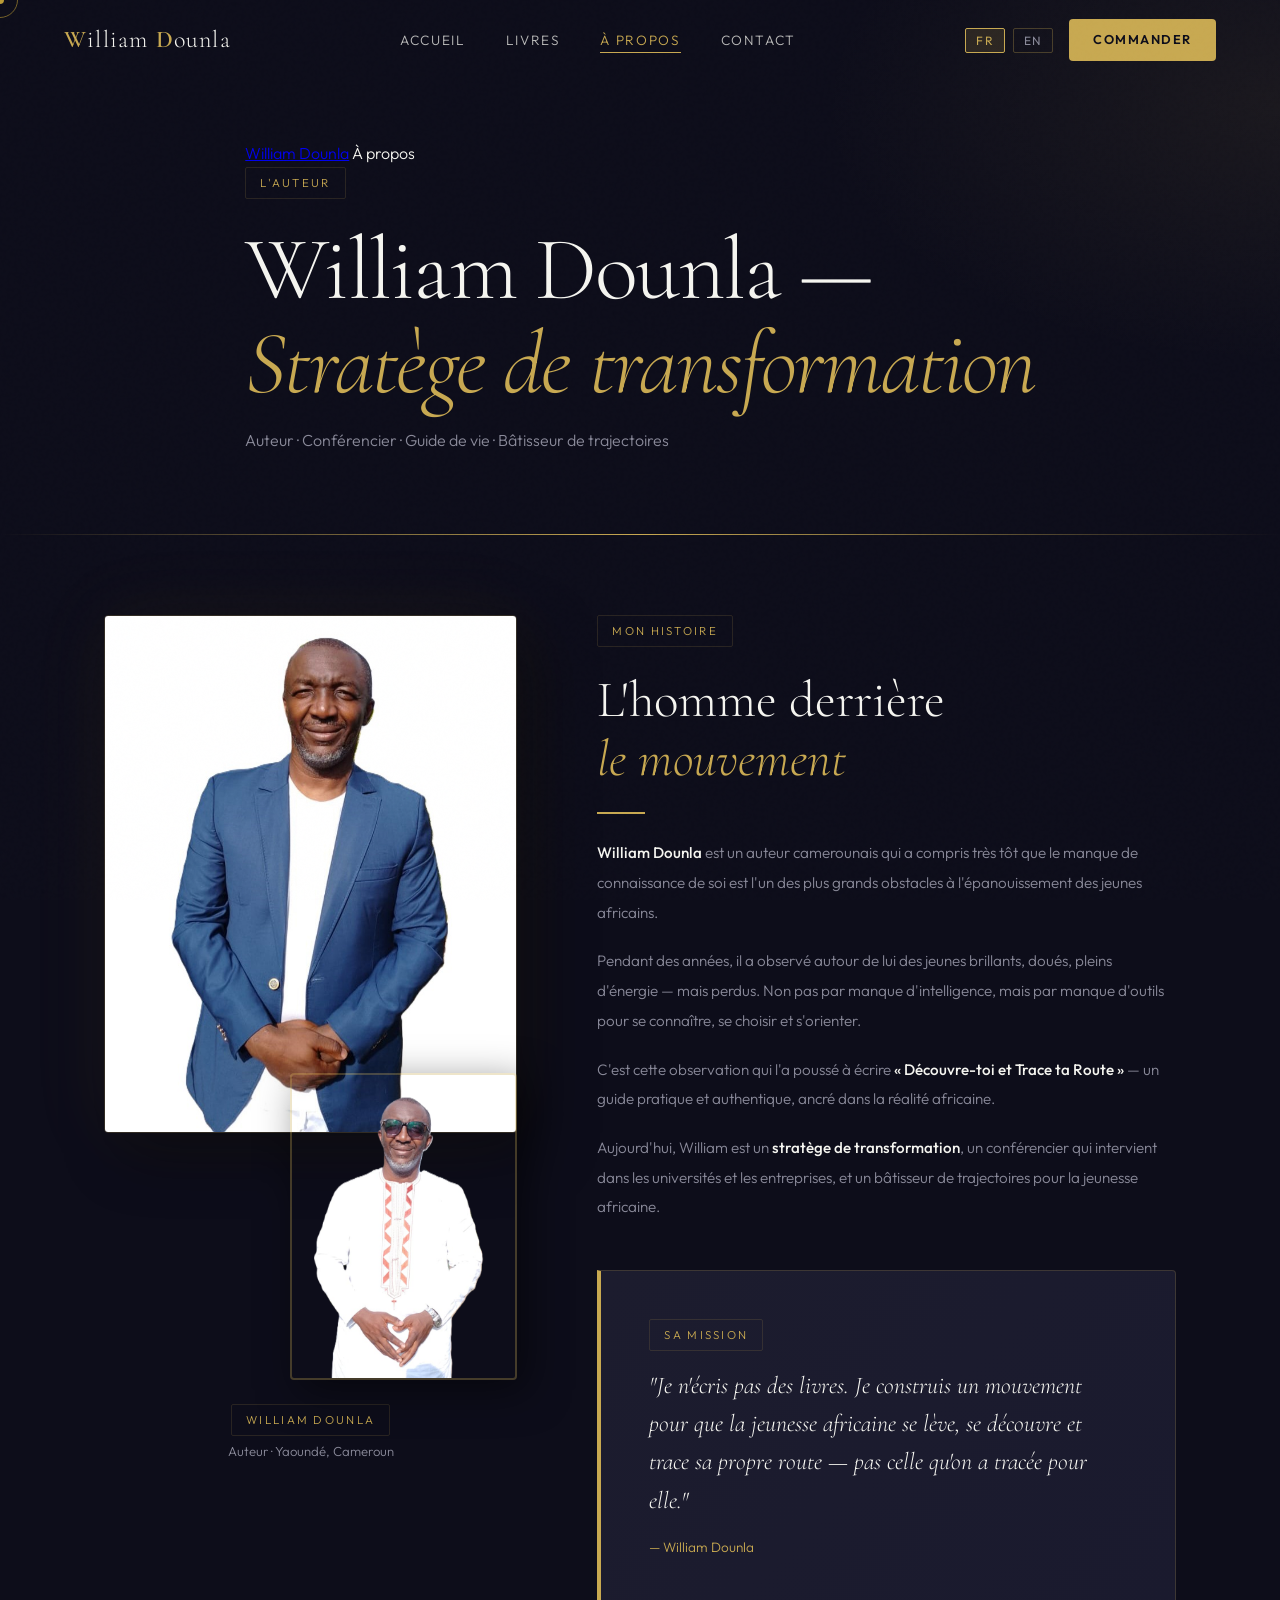
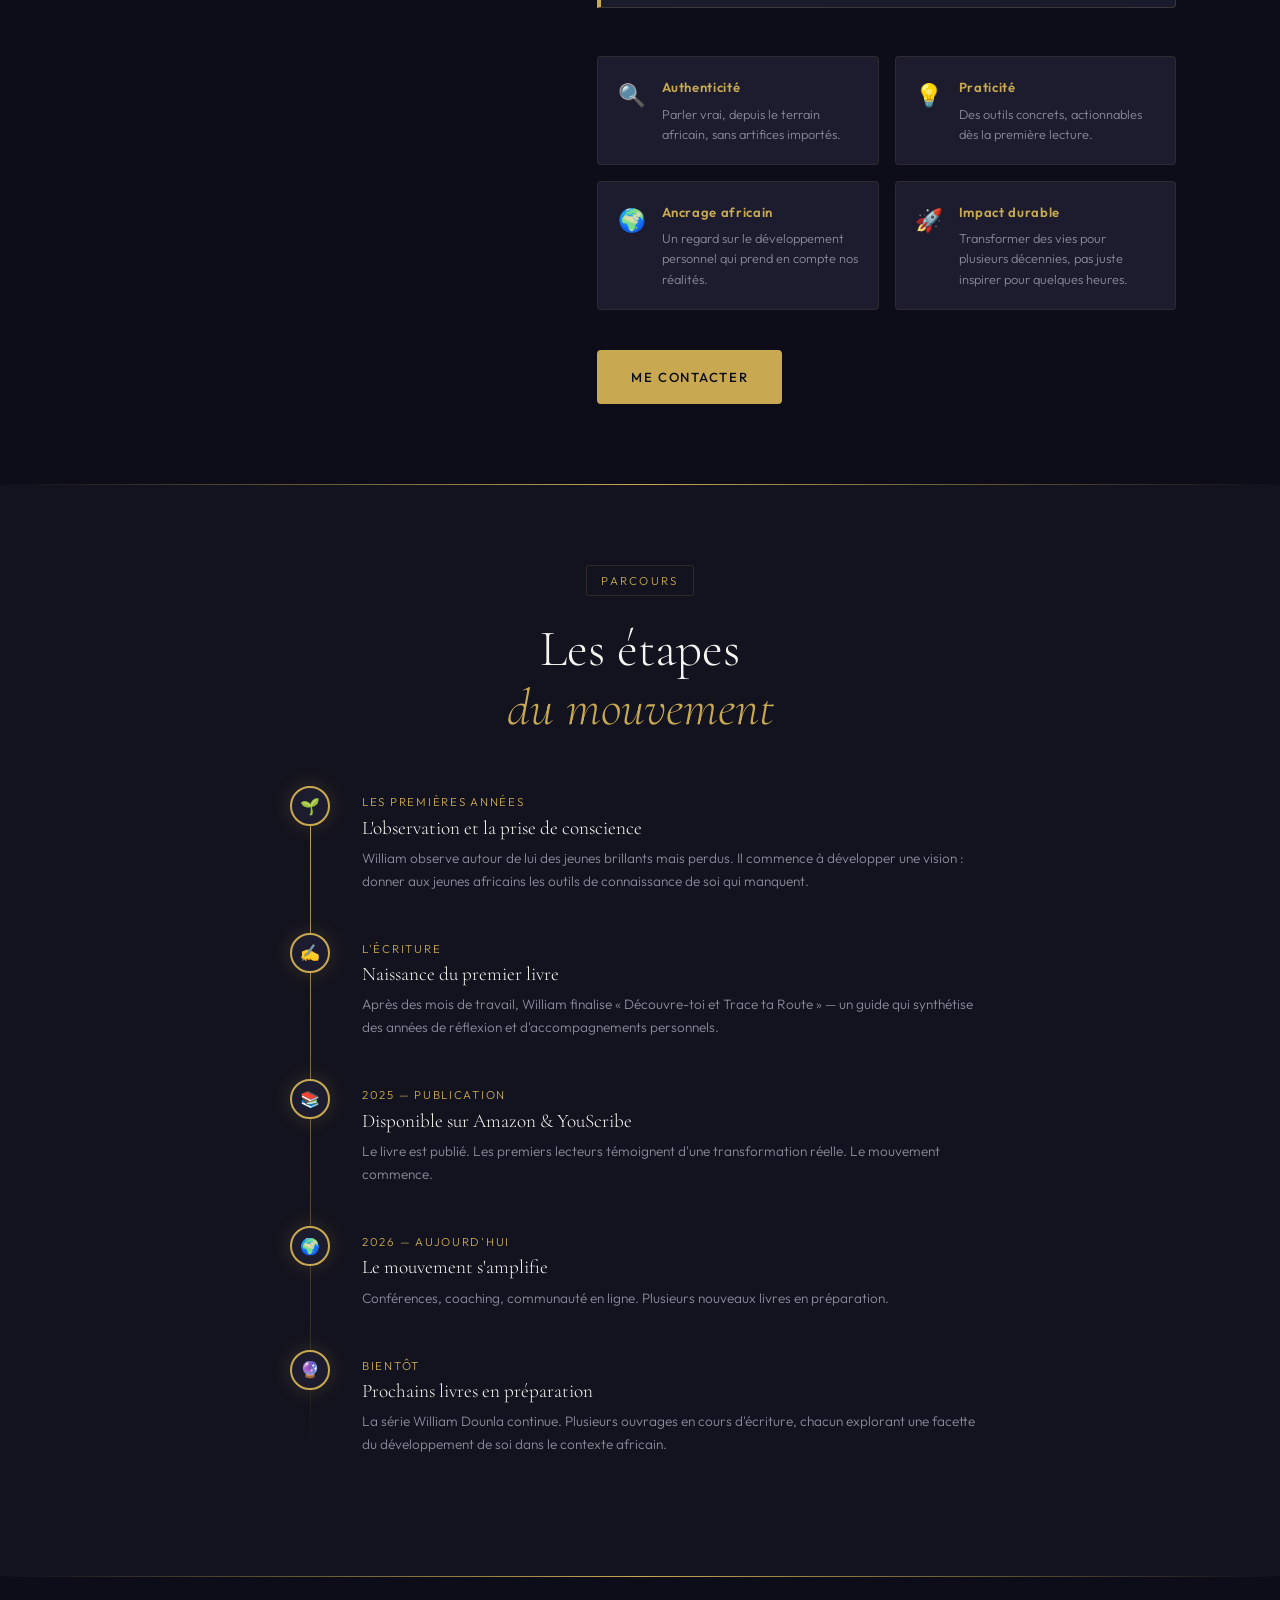
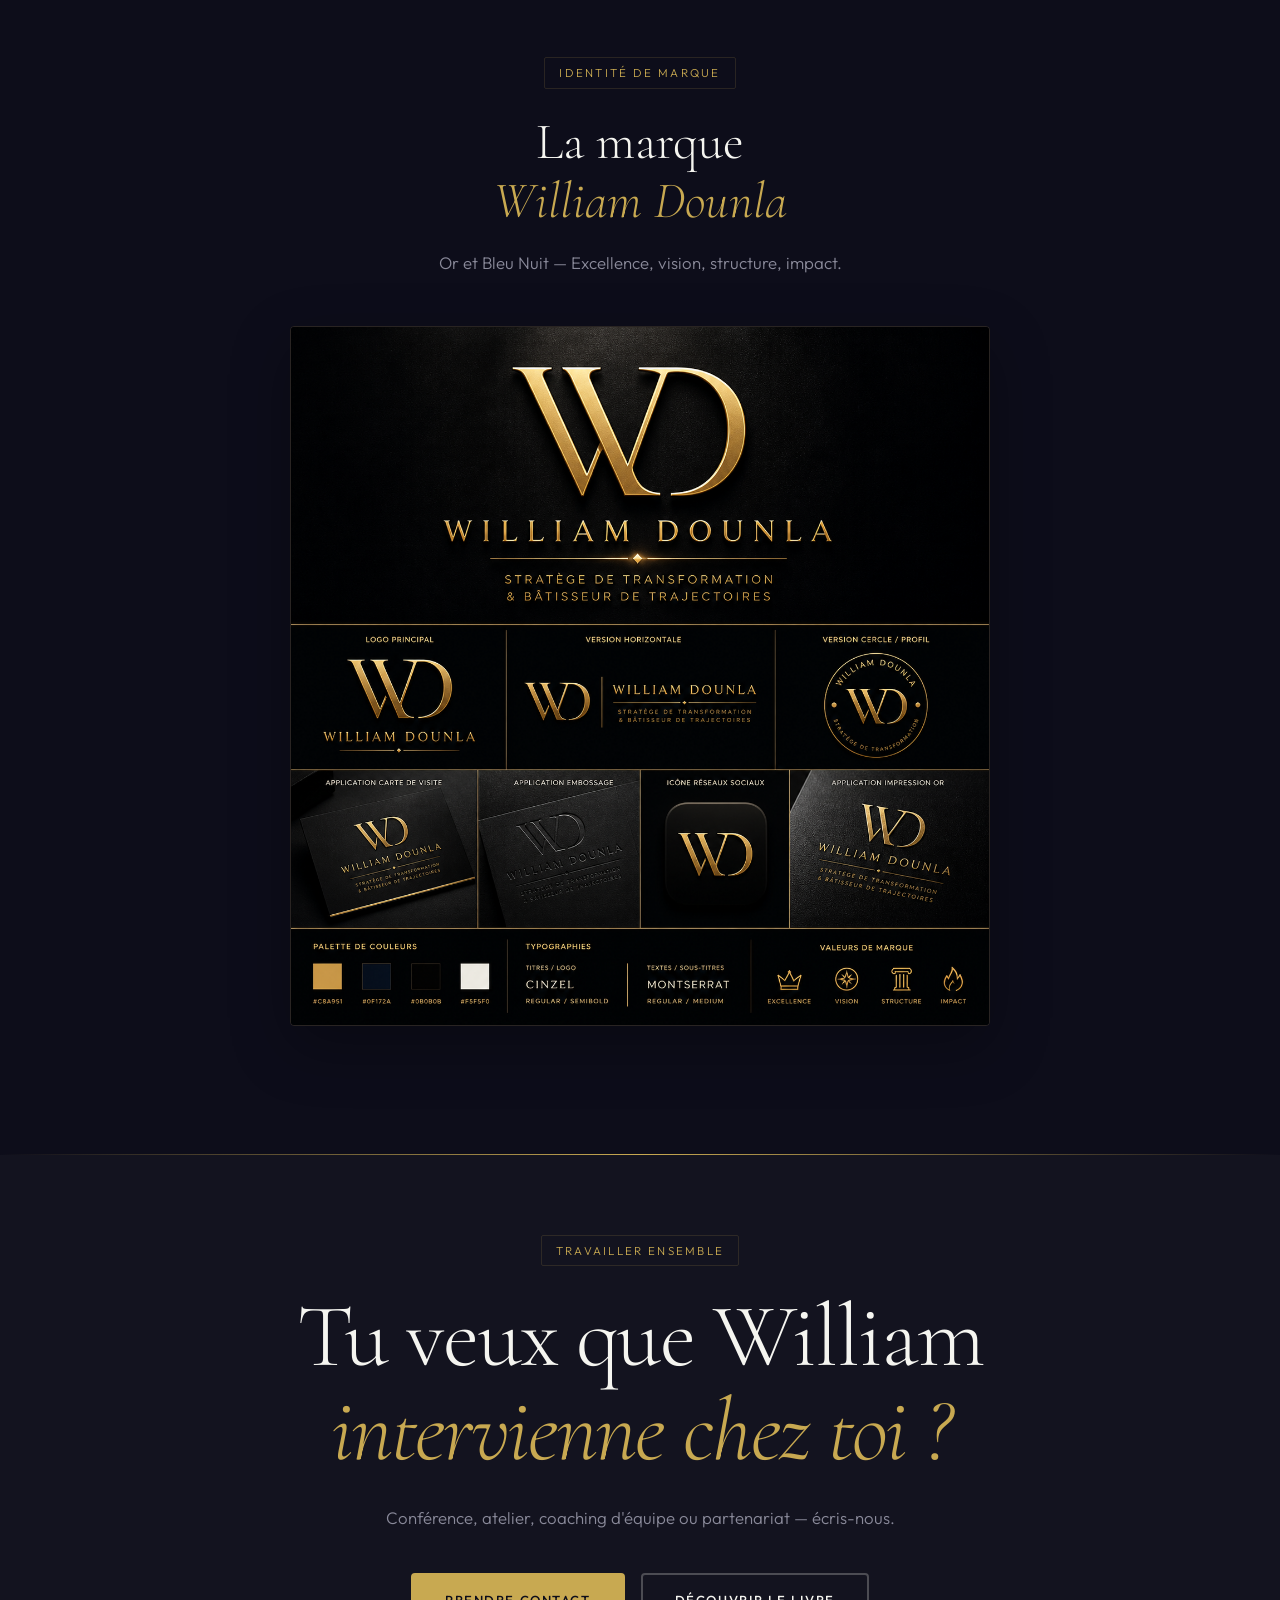
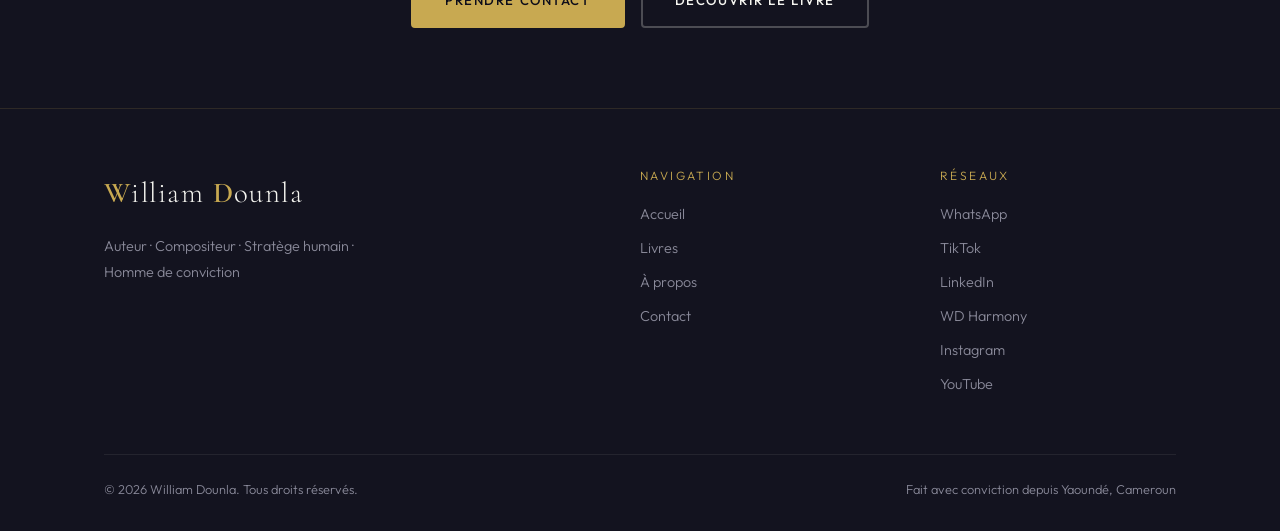
<file: apropos (1).html>
<!DOCTYPE html>
<html lang="fr">
<head>
  <meta charset="UTF-8" />
  <meta name="viewport" content="width=device-width, initial-scale=1.0" />
  <title>À propos — William Dounla</title>
  <meta name="description" content="Découvrez l'histoire de William Dounla, auteur africain de développement personnel, conférencier et guide de vie." />
  <link rel="stylesheet" href="style.css" />
  <style>
    .page-hero {
      min-height: 55vh; display: flex; align-items: flex-end;
      padding: calc(var(--nav-h) + 60px) 0 80px;
      position: relative; overflow: hidden;
    }
    .page-hero-bg {
      position: absolute; inset: 0;
      background: radial-gradient(ellipse 60% 80% at 100% 20%, rgba(200,169,81,0.07) 0%, transparent 60%);
    }

    /* ── PORTRAIT SECTION ── */
    .portrait-section { padding: 80px 0; }
    .portrait-layout {
      display: grid; grid-template-columns: 5fr 7fr;
      gap: 5rem; align-items: start;
    }
    .portrait-col { position: sticky; top: calc(var(--nav-h) + 2rem); }
    .portrait-main {
      width: 100%; border-radius: var(--radius);
      border: 1px solid rgba(200,169,81,0.2);
      box-shadow: 20px 20px 60px rgba(0,0,0,0.4), 0 0 80px rgba(200,169,81,0.08);
      display: block; object-fit: cover; object-position: top;
    }
    .portrait-secondary {
      width: 55%; margin-top: -60px; margin-left: auto;
      border-radius: var(--radius);
      border: 2px solid rgba(200,169,81,0.3);
      box-shadow: 10px 10px 40px rgba(0,0,0,0.5);
      display: block; object-fit: cover; object-position: top;
      position: relative; z-index: 2;
    }
    .portrait-label {
      margin-top: 1.5rem; text-align: center;
    }
    .portrait-label .tag { margin-bottom: 0.3rem; }
    .portrait-label p { font-size: 0.82rem; color: var(--gris); }

    /* ── STORY ── */
    .story-text p { color: var(--gris); line-height: 1.95; margin-bottom: 1.2rem; font-size: 0.95rem; }
    .story-text p strong { color: var(--blanc); font-weight: 500; }

    .values-grid {
      display: grid; grid-template-columns: 1fr 1fr;
      gap: 1rem; margin: 2.5rem 0;
    }
    .value-item {
      display: flex; gap: 1rem; align-items: flex-start;
      background: var(--nuit-3); border: 1px solid rgba(200,169,81,0.1);
      padding: 1.2rem; border-radius: var(--radius);
      transition: border-color var(--transition);
    }
    .value-item:hover { border-color: rgba(200,169,81,0.3); }
    .value-icon { font-size: 1.4rem; flex-shrink: 0; }
    .value-title { font-size: 0.82rem; font-weight: 600; color: var(--or); margin-bottom: 0.3rem; letter-spacing: 0.05em; }
    .value-desc { font-size: 0.8rem; color: var(--gris); line-height: 1.6; }

    /* ── TIMELINE ── */
    .timeline-section { background: var(--nuit-2); padding: 80px 0; }
    .timeline { position: relative; max-width: 700px; margin: 3rem auto 0; }
    .timeline::before {
      content: ''; position: absolute; left: 20px; top: 0; bottom: 0; width: 1px;
      background: linear-gradient(180deg, var(--or), transparent);
    }
    .timeline-item { display: flex; gap: 2rem; margin-bottom: 2.5rem; position: relative; }
    .timeline-dot {
      width: 40px; height: 40px; border-radius: 50%;
      background: var(--nuit-3); border: 2px solid var(--or);
      display: flex; align-items: center; justify-content: center;
      flex-shrink: 0; font-size: 1rem;
      box-shadow: 0 0 20px rgba(200,169,81,0.2);
    }
    .timeline-content { padding-top: 6px; }
    .timeline-year { font-size: 0.72rem; color: var(--or); letter-spacing: 0.15em; text-transform: uppercase; margin-bottom: 0.3rem; }
    .timeline-title { font-family: var(--font-display); font-size: 1.2rem; margin-bottom: 0.5rem; }
    .timeline-desc { font-size: 0.85rem; color: var(--gris); line-height: 1.7; }

    /* ── LOGO SECTION ── */
    .logo-section { padding: 80px 0; text-align: center; }
    .logo-display {
      max-width: 700px; margin: 3rem auto;
      border: 1px solid rgba(200,169,81,0.15);
      border-radius: var(--radius); overflow: hidden;
      box-shadow: 0 20px 60px rgba(0,0,0,0.3);
    }
    .logo-display img { width: 100%; display: block; }

    /* ── MISSION BOX ── */
    .mission-box {
      background: linear-gradient(135deg, var(--nuit-3), #1a1a2e);
      border: 1px solid rgba(200,169,81,0.2);
      border-left: 4px solid var(--or);
      padding: 3rem; border-radius: 0 var(--radius) var(--radius) 0;
      margin: 3rem 0;
    }
    .mission-box .tag { margin-bottom: 1rem; }
    .mission-box p {
      font-family: var(--font-display); font-size: 1.5rem;
      font-style: italic; color: var(--blanc); line-height: 1.6;
    }
    .mission-box .author { margin-top: 1rem; font-size: 0.85rem; color: var(--or); }

    /* ── CTA ── */
    .about-cta {
      background: var(--nuit-2); padding: 80px 0; text-align: center;
    }

    @media (max-width: 900px) {
      .portrait-layout { grid-template-columns: 1fr; }
      .portrait-col { position: static; }
      .portrait-secondary { width: 45%; }
      .values-grid { grid-template-columns: 1fr; }
    }
  </style>
</head>
<body>

<div class="cursor">
  <div class="cursor-dot" style="position:fixed"></div>
  <div class="cursor-ring" style="position:fixed"></div>
</div>
<div class="mobile-menu">
  <button class="mobile-close">✕</button>
  <a id="mob-accueil" href="index.html">Accueil</a>
  <a id="mob-livre" href="livre.html">Le Livre</a>
  <a id="mob-apropos" href="apropos.html">À propos</a>
  <a id="mob-contact" href="contact.html">Contact</a>
</div>
<nav>
  <a class="nav-logo" href="index.html">W<span>illiam </span>D<span>ounla</span></a>
  <ul class="nav-links">
    <li><a id="nav-accueil" href="index.html">Accueil</a></li>
    <li><a id="nav-livre" href="livre.html">Le Livre</a></li>
    <li><a id="nav-apropos" href="apropos.html" class="active">À propos</a></li>
    <li><a id="nav-contact" href="contact.html">Contact</a></li>
  </ul>
  <div style="display:flex;align-items:center;gap:1rem;">
    <div class="nav-lang">
      <button class="lang-btn" data-lang="fr">FR</button>
      <button class="lang-btn" data-lang="en">EN</button>
    </div>
    <a id="nav-cta" class="nav-cta" href="livre.html">Commander</a>
    <button class="hamburger"><span></span><span></span><span></span></button>
  </div>
</nav>

<!-- PAGE HERO -->
<section class="page-hero">
  <div class="page-hero-bg"></div>
  <div class="container">
    <div class="page-breadcrumb"><a href="index.html">William Dounla</a> <span id="page-label">À propos</span></div>
    <div class="tag" id="about-tag">L'auteur</div>
    <h1 class="display-title" id="about-hero-title">William Dounla —<br><em>Stratège de transformation</em></h1>
    <p style="color:var(--gris);margin-top:1rem;max-width:520px;" id="about-hero-sub">Auteur · Conférencier · Guide de vie · Bâtisseur de trajectoires</p>
  </div>
</section>

<hr class="divider">

<!-- PORTRAIT + STORY -->
<section class="portrait-section">
  <div class="container">
    <div class="portrait-layout">

      <!-- Photos -->
      <div class="portrait-col reveal">
        <img class="portrait-main" src="william-hero.jpeg" alt="William Dounla — Portrait officiel" />
        <img class="portrait-secondary" src="william-boubou.png" alt="William Dounla" />
        <div class="portrait-label">
          <div class="tag" id="portrait-tag">William Dounla</div>
          <p id="portrait-sub">Auteur · Yaoundé, Cameroun</p>
        </div>
      </div>

      <!-- Story -->
      <div class="reveal reveal-delay-2">
        <div class="tag" id="story-tag">Mon histoire</div>
        <h2 class="section-title" id="story-title">L'homme derrière<br><em>le mouvement</em></h2>
        <div class="or-line"></div>
        <div class="story-text">
          <p id="story-p1"><strong>William Dounla</strong> est un auteur camerounais qui a compris très tôt que le manque de connaissance de soi est l'un des plus grands obstacles à l'épanouissement des jeunes africains.</p>
          <p id="story-p2">Pendant des années, il a observé autour de lui des jeunes brillants, doués, pleins d'énergie — mais perdus. Non pas par manque d'intelligence, mais par manque d'outils pour se connaître, se choisir et s'orienter.</p>
          <p id="story-p3">C'est cette observation qui l'a poussé à écrire <strong>« Découvre-toi et Trace ta Route »</strong> — un guide pratique et authentique, ancré dans la réalité africaine, pour aider chacun à répondre aux questions essentielles de son existence.</p>
          <p id="story-p4">Aujourd'hui, William est bien plus qu'un auteur. Il est un <strong>stratège de transformation</strong>, un conférencier qui intervient dans les universités et les entreprises, et un bâtisseur de trajectoires pour la jeunesse africaine.</p>
        </div>

        <div class="mission-box">
          <div class="tag" id="mission-tag">Sa mission</div>
          <p id="mission-text">"Je n'écris pas des livres. Je construis un mouvement pour que la jeunesse africaine se lève, se découvre et trace sa propre route — pas celle qu'on a tracée pour elle."</p>
          <div class="author">— William Dounla</div>
        </div>

        <div class="values-grid">
          <div class="value-item">
            <div class="value-icon">🔍</div>
            <div><div class="value-title" id="v1t">Authenticité</div><div class="value-desc" id="v1d">Parler vrai, depuis le terrain africain, sans artifices importés.</div></div>
          </div>
          <div class="value-item">
            <div class="value-icon">💡</div>
            <div><div class="value-title" id="v2t">Praticité</div><div class="value-desc" id="v2d">Des outils concrets, actionnables dès la première lecture.</div></div>
          </div>
          <div class="value-item">
            <div class="value-icon">🌍</div>
            <div><div class="value-title" id="v3t">Ancrage africain</div><div class="value-desc" id="v3d">Un regard sur le développement personnel qui prend en compte nos réalités.</div></div>
          </div>
          <div class="value-item">
            <div class="value-icon">🚀</div>
            <div><div class="value-title" id="v4t">Impact durable</div><div class="value-desc" id="v4d">Transformer des vies pour plusieurs décennies, pas juste inspirer pour quelques heures.</div></div>
          </div>
        </div>

        <a class="btn btn-gold" href="contact.html" id="about-contact-btn">
          Me contacter
          <svg viewBox="0 0 24 24" fill="none" stroke="currentColor" stroke-width="2"><path d="M5 12h14M12 5l7 7-7 7"/></svg>
        </a>
      </div>
    </div>
  </div>
</section>

<hr class="divider">

<!-- TIMELINE -->
<section class="timeline-section">
  <div class="container">
    <div class="reveal" style="text-align:center;">
      <div class="tag" id="timeline-tag">Parcours</div>
      <h2 class="section-title" id="timeline-title">Les étapes<br><em>du mouvement</em></h2>
    </div>
    <div class="timeline">
      <div class="timeline-item reveal">
        <div class="timeline-dot">🌱</div>
        <div class="timeline-content">
          <div class="timeline-year" id="tl1-year">Les premières années</div>
          <h3 class="timeline-title" id="tl1-title">L'observation et la prise de conscience</h3>
          <p class="timeline-desc" id="tl1-desc">William observe autour de lui des jeunes brillants mais perdus. Il commence à développer une vision : donner aux jeunes africains les outils de connaissance de soi qui manquent cruellement.</p>
        </div>
      </div>
      <div class="timeline-item reveal">
        <div class="timeline-dot">✍️</div>
        <div class="timeline-content">
          <div class="timeline-year" id="tl2-year">L'écriture</div>
          <h3 class="timeline-title" id="tl2-title">Naissance du premier livre</h3>
          <p class="timeline-desc" id="tl2-desc">Après des mois de travail, William finalise « Découvre-toi et Trace ta Route » — un guide qui synthétise des années de réflexion, d'expériences et d'accompagnements personnels.</p>
        </div>
      </div>
      <div class="timeline-item reveal">
        <div class="timeline-dot">📚</div>
        <div class="timeline-content">
          <div class="timeline-year" id="tl3-year">2025 — Publication</div>
          <h3 class="timeline-title" id="tl3-title">Disponible sur Amazon & YouScribe</h3>
          <p class="timeline-desc" id="tl3-desc">Le livre est publié sur Amazon (version papier et numérique) et sur YouScribe. Les premiers lecteurs témoignent d'une transformation réelle. Le mouvement commence.</p>
        </div>
      </div>
      <div class="timeline-item reveal">
        <div class="timeline-dot">🌍</div>
        <div class="timeline-content">
          <div class="timeline-year" id="tl4-year">2026 — Aujourd'hui</div>
          <h3 class="timeline-title" id="tl4-title">Le mouvement s'amplifie</h3>
          <p class="timeline-desc" id="tl4-desc">Conférences, coaching, communauté en ligne. Plusieurs nouveaux livres en préparation. La marque William Dounla se construit comme un écosystème de transformation pour la jeunesse africaine.</p>
        </div>
      </div>
      <div class="timeline-item reveal">
        <div class="timeline-dot">🔮</div>
        <div class="timeline-content">
          <div class="timeline-year" id="tl5-year">Bientôt</div>
          <h3 class="timeline-title" id="tl5-title">Prochains livres en préparation</h3>
          <p class="timeline-desc" id="tl5-desc">La série William Dounla continue. Plusieurs ouvrages sont en cours d'écriture, chacun explorant une facette du développement de soi dans le contexte africain.</p>
        </div>
      </div>
    </div>
  </div>
</section>

<hr class="divider">

<!-- LOGO / BRAND -->
<section class="logo-section">
  <div class="container">
    <div class="reveal">
      <div class="tag" id="brand-tag">Identité de marque</div>
      <h2 class="section-title" id="brand-title">La marque<br><em>William Dounla</em></h2>
      <p class="lead" style="margin:0 auto;text-align:center;" id="brand-sub">Or et Bleu Nuit — Excellence, vision, structure, impact.</p>
    </div>
    <div class="logo-display reveal reveal-delay-2">
      <img src="logo-wd.png" alt="Logo William Dounla — Charte graphique" />
    </div>
  </div>
</section>

<hr class="divider">

<!-- CTA -->
<section class="about-cta">
  <div class="container reveal">
    <div class="tag" id="cta-tag">Travailler ensemble</div>
    <h2 class="display-title" id="cta-title">Tu veux que William<br><em>intervienne chez toi ?</em></h2>
    <p class="lead" style="margin:1.5rem auto 2.5rem;text-align:center;" id="cta-sub">
      Conférence, atelier, coaching d'équipe ou partenariat — écris-nous.
    </p>
    <div style="display:flex;justify-content:center;gap:1rem;flex-wrap:wrap;">
      <a class="btn btn-gold" href="contact.html" id="cta-btn1">
        Prendre contact
        <svg viewBox="0 0 24 24" fill="none" stroke="currentColor" stroke-width="2"><path d="M5 12h14M12 5l7 7-7 7"/></svg>
      </a>
      <a class="btn btn-outline" href="livre.html" id="cta-btn2">Découvrir le livre</a>
    </div>
  </div>
</section>

<!-- FOOTER -->
<footer>
  <div class="container">
    <div class="footer-grid">
      <div class="footer-brand">
        <a class="nav-logo" href="index.html">W<span>illiam </span>D<span>ounla</span></a>
        <p id="footer-tagline">Auteur · Compositeur · Stratège humain · Homme de conviction</p>
      </div>
      <div class="footer-col">
        <h4 id="footer-nav-title">Navigation</h4>
        <a id="footer-link-accueil" href="index.html">Accueil</a>
        <a id="footer-link-livre" href="livre.html">Le Livre</a>
        <a id="footer-link-apropos" href="apropos.html">À propos</a>
        <a id="footer-link-contact" href="contact.html">Contact</a>
      </div>
      <div class="footer-col">
        <h4 id="footer-social-title">Réseaux</h4>
        <a href="https://wa.me/237699545260" target="_blank">WhatsApp</a>
        <a href="#" target="_blank">TikTok</a>
        <a href="https://www.linkedin.com/in/william-dounla-b7b93088/" target="_blank">LinkedIn</a>
        <a href="https://suno.com/@williamdounla" target="_blank">WD Harmony</a>
        <a href="#" target="_blank">Instagram</a>
        <a href="#" target="_blank">YouTube</a>
      </div>
    </div>
    <div class="footer-bottom">
      <p id="footer-rights">© 2026 William Dounla. Tous droits réservés.</p>
      <p id="footer-made">Fait avec conviction depuis Yaoundé, Cameroun</p>
    </div>
  </div>
</footer>

<script src="main.js"></script>
<script>
const aboutTranslations = {
  fr: {
    pageLabel:"À propos", aboutTag:"L'auteur",
    heroTitle:"William Dounla —<br><em>Stratège de transformation</em>",
    heroSub:"Auteur · Conférencier · Guide de vie · Bâtisseur de trajectoires",
    portraitTag:"William Dounla", portraitSub:"Auteur · Yaoundé, Cameroun",
    storyTag:"Mon histoire", storyTitle:"L'homme derrière<br><em>le mouvement</em>",
    p1:"<strong>William Dounla</strong> est un auteur camerounais qui a compris très tôt que le manque de connaissance de soi est l'un des plus grands obstacles à l'épanouissement des jeunes africains.",
    p2:"Pendant des années, il a observé autour de lui des jeunes brillants, doués, pleins d'énergie — mais perdus. Non pas par manque d'intelligence, mais par manque d'outils pour se connaître, se choisir et s'orienter.",
    p3:"C'est cette observation qui l'a poussé à écrire <strong>« Découvre-toi et Trace ta Route »</strong> — un guide pratique et authentique, ancré dans la réalité africaine.",
    p4:"Aujourd'hui, William est un <strong>stratège de transformation</strong>, un conférencier qui intervient dans les universités et les entreprises, et un bâtisseur de trajectoires pour la jeunesse africaine.",
    missionTag:"Sa mission",
    missionText:"\"Je n'écris pas des livres. Je construis un mouvement pour que la jeunesse africaine se lève, se découvre et trace sa propre route — pas celle qu'on a tracée pour elle.\"",
    v1t:"Authenticité",v1d:"Parler vrai, depuis le terrain africain, sans artifices importés.",
    v2t:"Praticité",v2d:"Des outils concrets, actionnables dès la première lecture.",
    v3t:"Ancrage africain",v3d:"Un regard sur le développement personnel qui prend en compte nos réalités.",
    v4t:"Impact durable",v4d:"Transformer des vies pour plusieurs décennies, pas juste inspirer pour quelques heures.",
    contactBtn:"Me contacter",
    timelineTag:"Parcours",timelineTitle:"Les étapes<br><em>du mouvement</em>",
    tl1y:"Les premières années",tl1t:"L'observation et la prise de conscience",tl1d:"William observe autour de lui des jeunes brillants mais perdus. Il commence à développer une vision : donner aux jeunes africains les outils de connaissance de soi qui manquent.",
    tl2y:"L'écriture",tl2t:"Naissance du premier livre",tl2d:"Après des mois de travail, William finalise « Découvre-toi et Trace ta Route » — un guide qui synthétise des années de réflexion et d'accompagnements personnels.",
    tl3y:"2025 — Publication",tl3t:"Disponible sur Amazon & YouScribe",tl3d:"Le livre est publié. Les premiers lecteurs témoignent d'une transformation réelle. Le mouvement commence.",
    tl4y:"2026 — Aujourd'hui",tl4t:"Le mouvement s'amplifie",tl4d:"Conférences, coaching, communauté en ligne. Plusieurs nouveaux livres en préparation.",
    tl5y:"Bientôt",tl5t:"Prochains livres en préparation",tl5d:"La série William Dounla continue. Plusieurs ouvrages en cours d'écriture, chacun explorant une facette du développement de soi dans le contexte africain.",
    brandTag:"Identité de marque",brandTitle:"La marque<br><em>William Dounla</em>",brandSub:"Or et Bleu Nuit — Excellence, vision, structure, impact.",
    ctaTag:"Travailler ensemble",ctaTitle:"Tu veux que William<br><em>intervienne chez toi ?</em>",ctaSub:"Conférence, atelier, coaching d'équipe ou partenariat — écris-nous.",
    ctaBtn1:"Prendre contact",ctaBtn2:"Découvrir le livre",
  },
  en: {
    pageLabel:"About", aboutTag:"The author",
    heroTitle:"William Dounla —<br><em>Transformation strategist</em>",
    heroSub:"Author · Speaker · Life Guide · Path Builder",
    portraitTag:"William Dounla", portraitSub:"Author · Yaoundé, Cameroon",
    storyTag:"My story", storyTitle:"The man behind<br><em>the movement</em>",
    p1:"<strong>William Dounla</strong> is a Cameroonian author who understood early that lack of self-knowledge is one of the greatest obstacles to the fulfillment of young Africans.",
    p2:"For years, he observed brilliant, talented, energetic young people — but lost. Not for lack of intelligence, but for lack of tools to know themselves, choose themselves and find direction.",
    p3:"This observation pushed him to write <strong>\"Discover Yourself and Trace Your Path\"</strong> — a practical, authentic guide rooted in African reality.",
    p4:"Today, William is a <strong>transformation strategist</strong>, a speaker who intervenes in universities and companies, and a path builder for African youth.",
    missionTag:"His mission",
    missionText:"\"I don't write books. I build a movement so that African youth rises, discovers itself and traces its own path — not the one traced for them.\"",
    v1t:"Authenticity",v1d:"Speaking truth, from the African ground, without imported artifices.",
    v2t:"Practicality",v2d:"Concrete tools, actionable from the very first reading.",
    v3t:"African grounding",v3d:"A view of personal development that takes our realities into account.",
    v4t:"Lasting impact",v4d:"Transforming lives for decades, not just inspiring for a few hours.",
    contactBtn:"Contact me",
    timelineTag:"Journey",timelineTitle:"The steps<br><em>of the movement</em>",
    tl1y:"Early years",tl1t:"Observation and awakening",tl1d:"William observes brilliant but lost young people around him. He begins to develop a vision: giving African youth the self-knowledge tools they so desperately lack.",
    tl2y:"Writing",tl2t:"Birth of the first book",tl2d:"After months of work, William finalizes 'Discover Yourself and Trace Your Path' — a guide synthesizing years of reflection and personal accompaniment.",
    tl3y:"2025 — Publication",tl3t:"Available on Amazon & YouScribe",tl3d:"The book is published. The first readers testify to real transformation. The movement begins.",
    tl4y:"2026 — Today",tl4t:"The movement amplifies",tl4d:"Conferences, coaching, online community. Several new books in preparation.",
    tl5y:"Coming soon",tl5t:"Next books in preparation",tl5d:"The William Dounla series continues. Several works in progress, each exploring a facet of self-development in the African context.",
    brandTag:"Brand identity",brandTitle:"The<br><em>William Dounla brand</em>",brandSub:"Gold and Midnight Blue — Excellence, vision, structure, impact.",
    ctaTag:"Work together",ctaTitle:"Want William to<br><em>speak at your event?</em>",ctaSub:"Conference, workshop, team coaching or partnership — write to us.",
    ctaBtn1:"Get in touch",ctaBtn2:"Discover the book",
  }
};
function updatePageLang(lang) {
  const t = aboutTranslations[lang];
  const set = (id, val, html=false) => { const el=document.getElementById(id); if(el){if(html)el.innerHTML=val;else el.textContent=val;} };
  set('page-label',t.pageLabel); set('about-tag',t.aboutTag);
  set('about-hero-title',t.heroTitle,true); set('about-hero-sub',t.heroSub);
  set('portrait-tag',t.portraitTag); set('portrait-sub',t.portraitSub);
  set('story-tag',t.storyTag); set('story-title',t.storyTitle,true);
  set('story-p1',t.p1,true); set('story-p2',t.p2,true); set('story-p3',t.p3,true); set('story-p4',t.p4,true);
  set('mission-tag',t.missionTag); set('mission-text',t.missionText);
  set('v1t',t.v1t);set('v1d',t.v1d);set('v2t',t.v2t);set('v2d',t.v2d);
  set('v3t',t.v3t);set('v3d',t.v3d);set('v4t',t.v4t);set('v4d',t.v4d);
  set('about-contact-btn',t.contactBtn);
  set('timeline-tag',t.timelineTag); set('timeline-title',t.timelineTitle,true);
  set('tl1-year',t.tl1y);set('tl1-title',t.tl1t);set('tl1-desc',t.tl1d);
  set('tl2-year',t.tl2y);set('tl2-title',t.tl2t);set('tl2-desc',t.tl2d);
  set('tl3-year',t.tl3y);set('tl3-title',t.tl3t);set('tl3-desc',t.tl3d);
  set('tl4-year',t.tl4y);set('tl4-title',t.tl4t);set('tl4-desc',t.tl4d);
  set('tl5-year',t.tl5y);set('tl5-title',t.tl5t);set('tl5-desc',t.tl5d);
  set('brand-tag',t.brandTag);set('brand-title',t.brandTitle,true);set('brand-sub',t.brandSub);
  set('cta-tag',t.ctaTag);set('cta-title',t.ctaTitle,true);set('cta-sub',t.ctaSub);
  set('cta-btn1',t.ctaBtn1);set('cta-btn2',t.ctaBtn2);
}
</script>
</body>
</html>
</file>
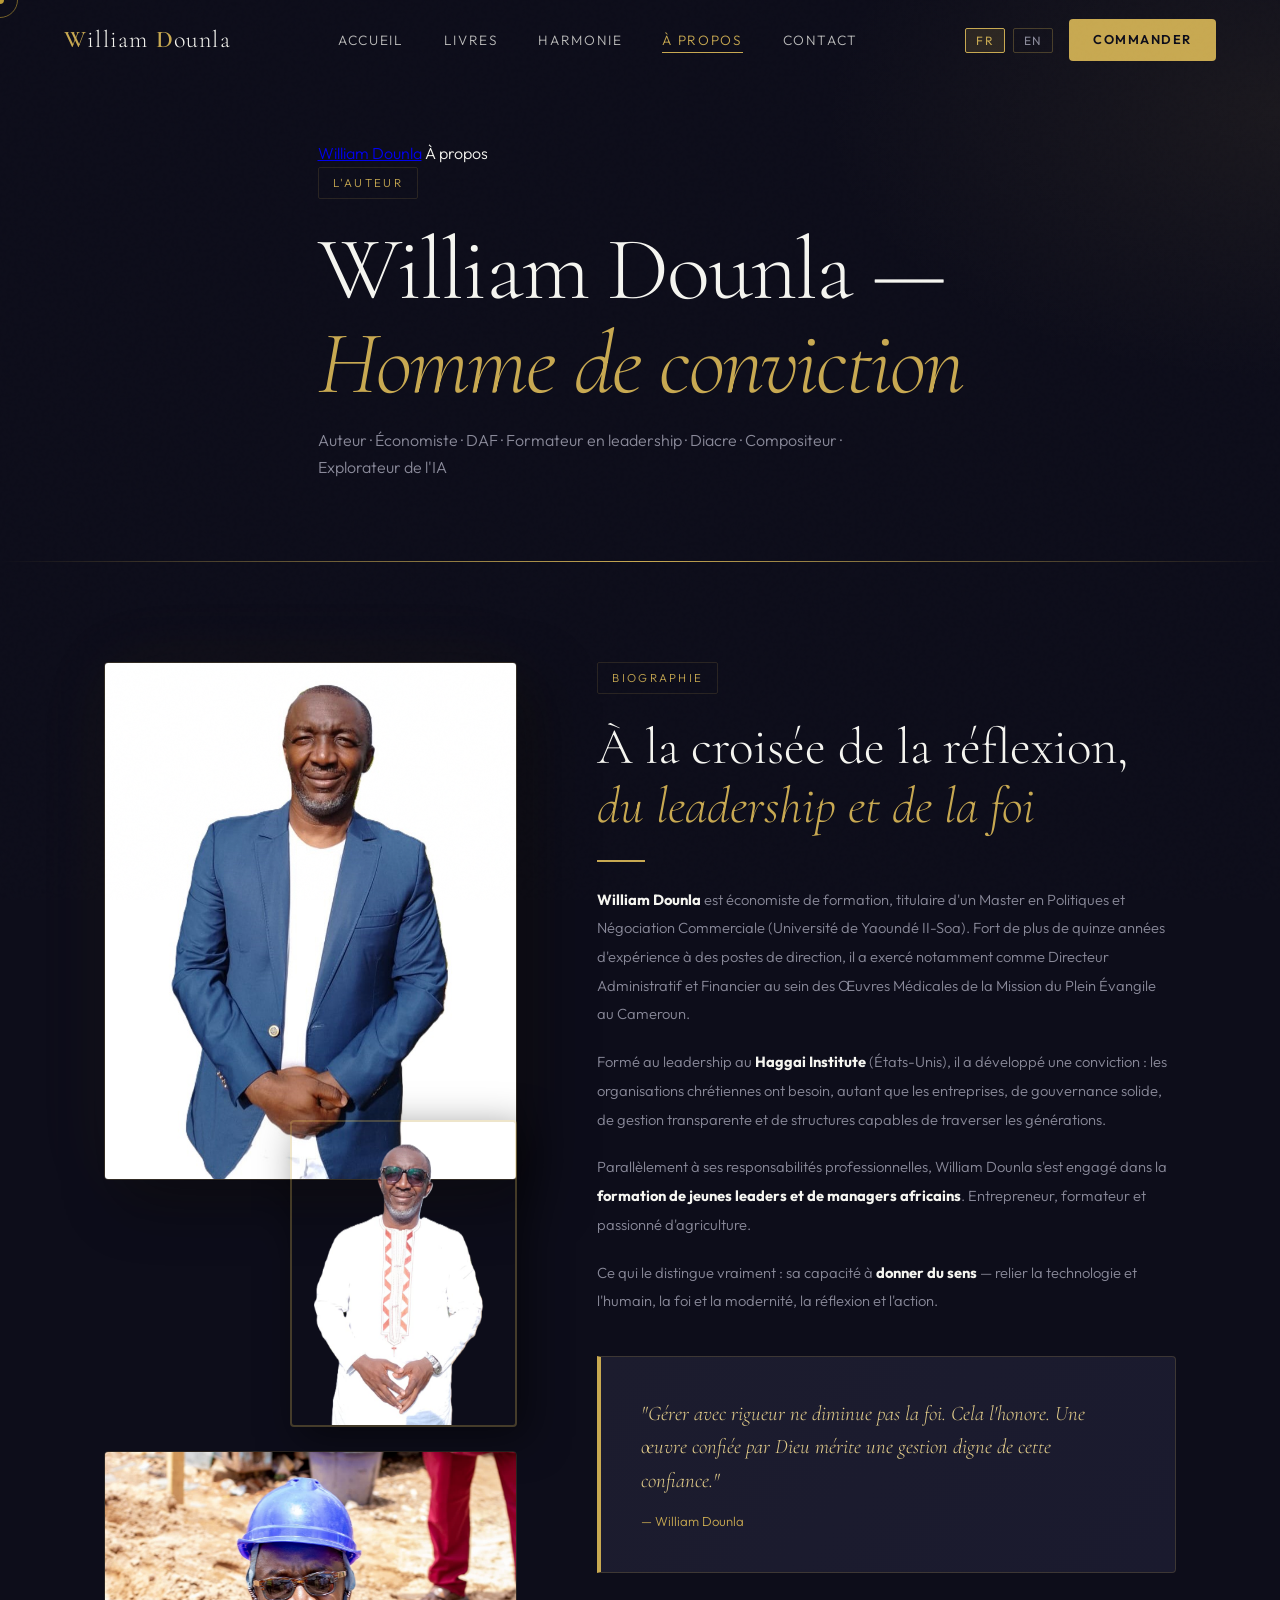
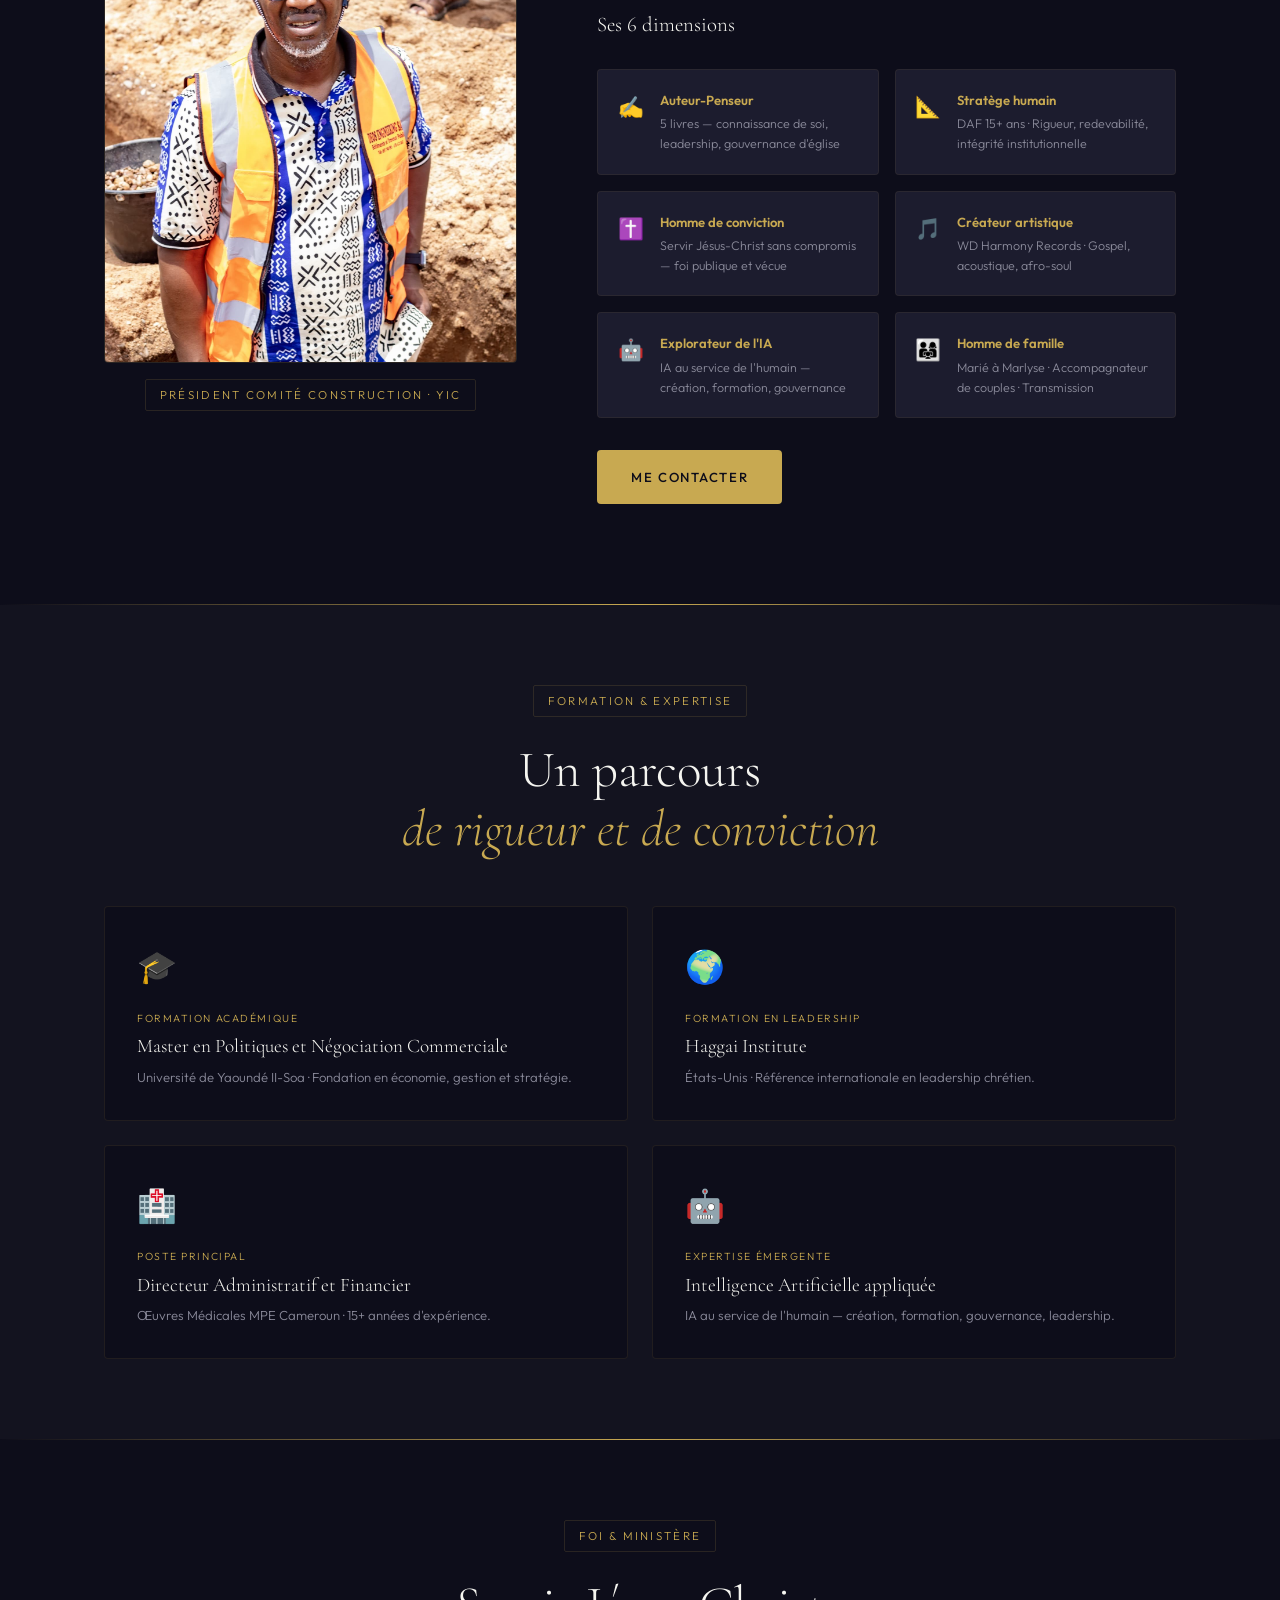
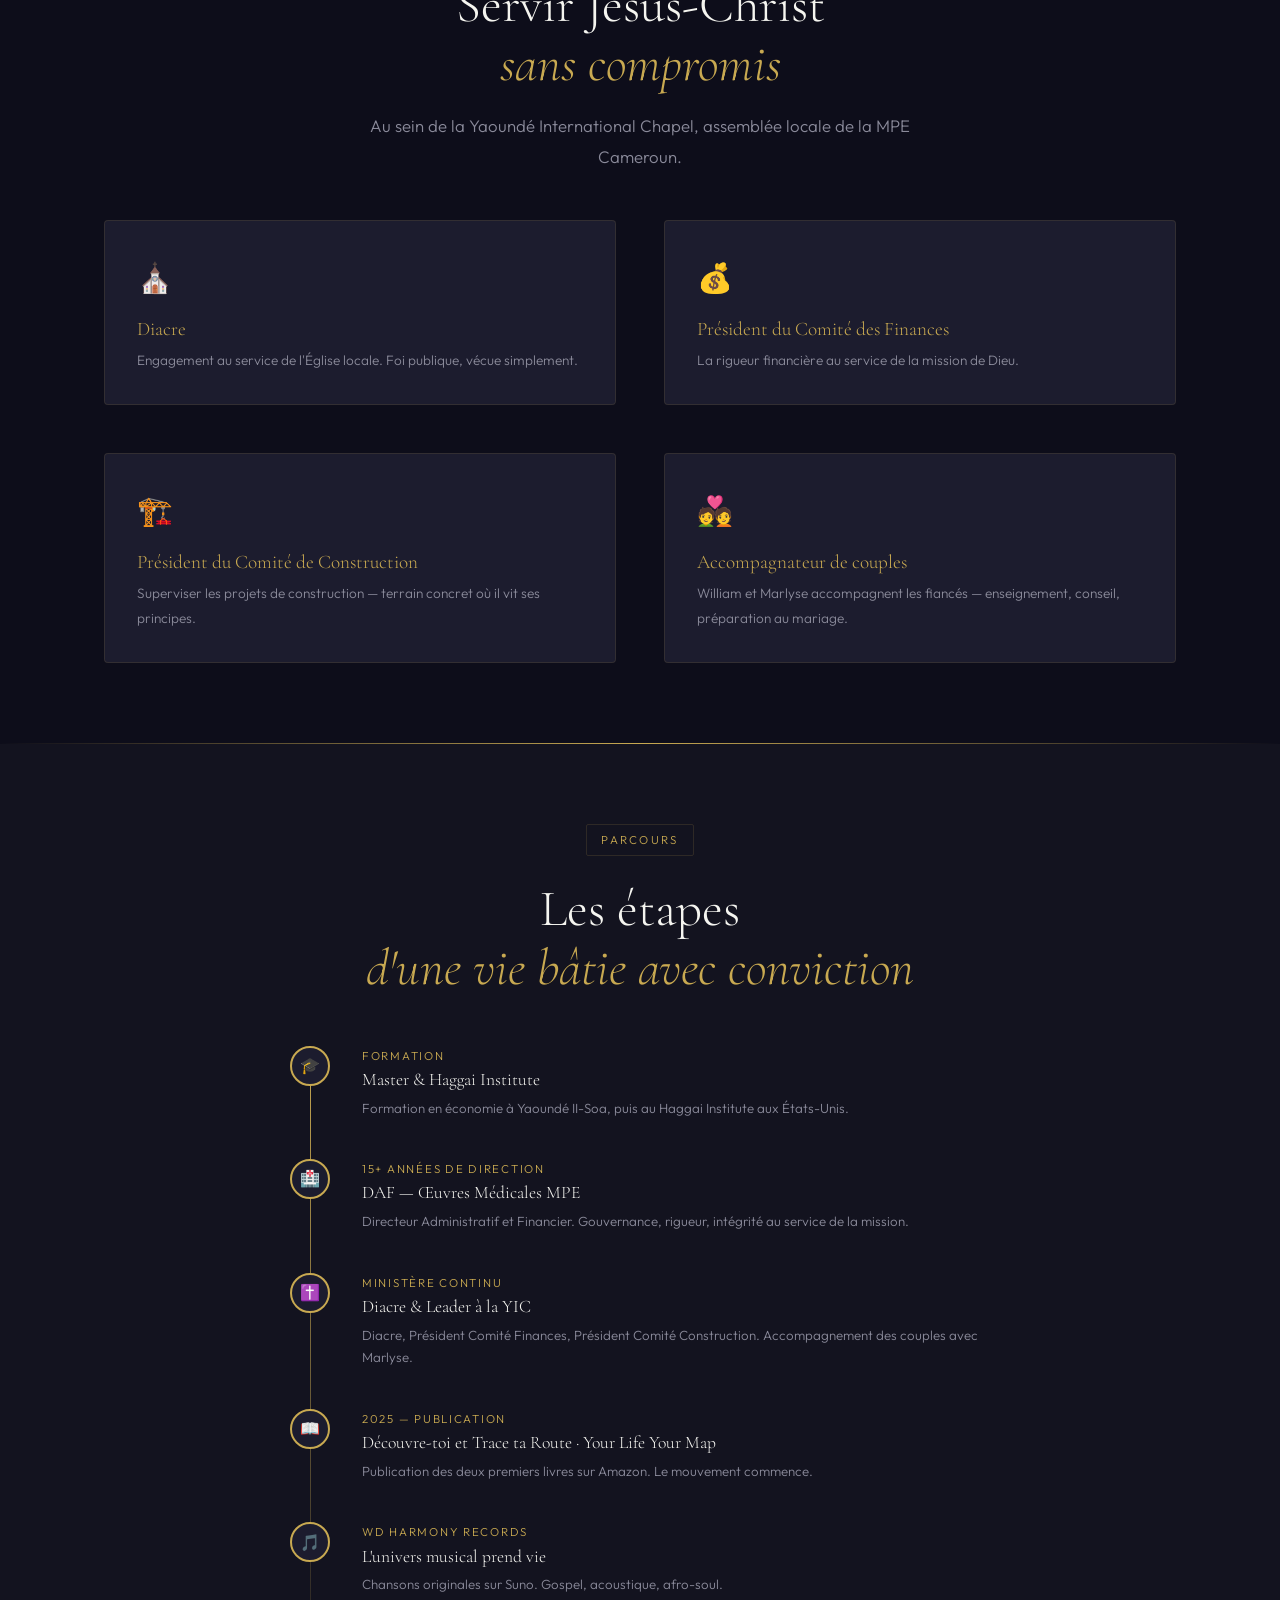
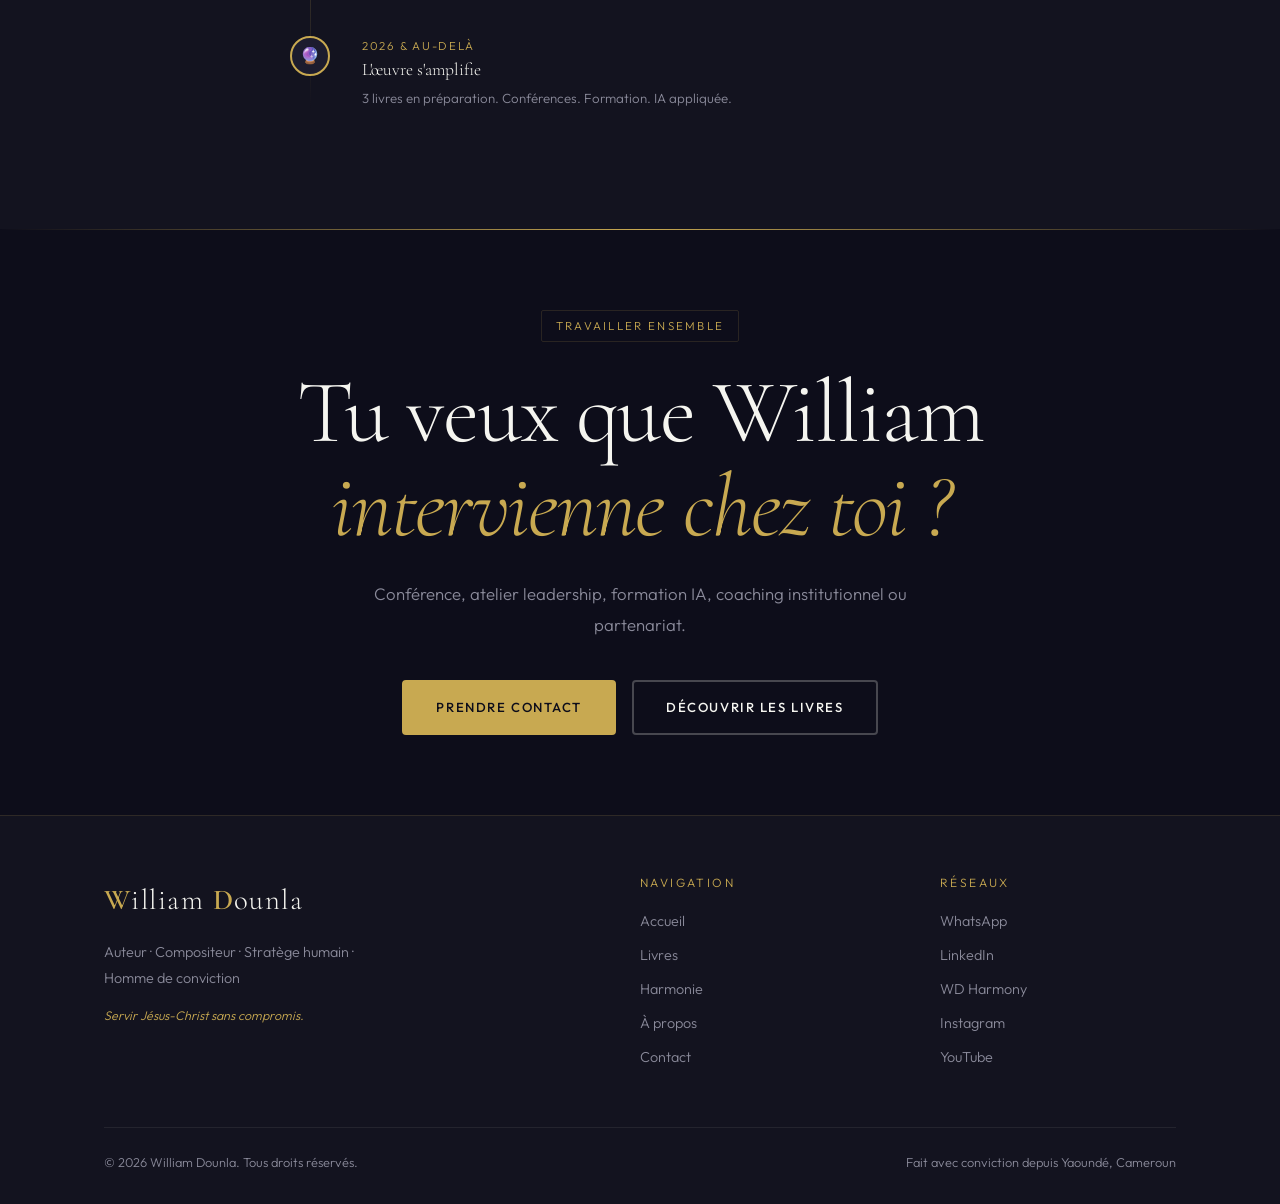
<file: apropos.html>
<!DOCTYPE html>
<html lang="fr">
<head>
  <meta charset="UTF-8" />
  <meta name="viewport" content="width=device-width, initial-scale=1.0" />
  <title>À propos — William Dounla</title>
  <meta name="description" content="William Dounla — Économiste, DAF, formateur en leadership, diacre, auteur et compositeur. Découvrez l'homme complet derrière l'œuvre." />
  <link rel="stylesheet" href="style.css" />
  <style>
    .page-hero {
      min-height:55vh; display:flex; align-items:flex-end;
      padding:calc(var(--nav-h) + 60px) 0 80px;
      position:relative; overflow:hidden;
    }
    .page-hero-bg {
      position:absolute; inset:0;
      background:radial-gradient(ellipse 60% 80% at 100% 20%, rgba(200,169,81,0.07) 0%, transparent 60%);
    }

    /* ── PORTRAIT SECTION ── */
    .portrait-section { padding:100px 0; }
    .portrait-layout {
      display:grid; grid-template-columns:5fr 7fr;
      gap:5rem; align-items:start;
    }
    .portrait-col { position:sticky; top:calc(var(--nav-h) + 2rem); }
    .portrait-main {
      width:100%; display:block; border-radius:var(--radius);
      border:1px solid rgba(200,169,81,0.2);
      box-shadow:20px 20px 60px rgba(0,0,0,0.4), 0 0 80px rgba(200,169,81,0.06);
      object-fit:cover; object-position:top;
    }
    .portrait-secondary {
      width:55%; margin-top:-60px; margin-left:auto;
      border-radius:var(--radius);
      border:2px solid rgba(200,169,81,0.3);
      box-shadow:10px 10px 40px rgba(0,0,0,0.5);
      display:block; object-fit:cover; object-position:top;
      position:relative; z-index:2;
    }
    .portrait-chantier {
      width:100%; display:block; margin-top:1.5rem;
      border-radius:var(--radius);
      border:1px solid rgba(200,169,81,0.15);
      object-fit:cover;
    }

    /* ── STORY ── */
    .story-p { color:var(--gris); line-height:1.95; margin-bottom:1.2rem; font-size:0.92rem; }

    /* ── HIGHLIGHT BOX ── */
    .highlight-box {
      background:linear-gradient(135deg, var(--nuit-3), #1a1a2e);
      border:1px solid rgba(200,169,81,0.2);
      border-left:4px solid var(--or);
      padding:2.5rem; border-radius:0 var(--radius) var(--radius) 0;
      margin:2.5rem 0;
    }
    .highlight-box p {
      font-family:var(--font-display); font-size:1.3rem;
      font-style:italic; color:var(--or-light,#E2CC8A); line-height:1.6;
    }
    .highlight-box .author { margin-top:0.8rem; font-size:0.82rem; color:var(--or); }

    /* ── DIMENSIONS GRID ── */
    .dimensions-grid {
      display:grid; grid-template-columns:1fr 1fr;
      gap:1rem; margin:2rem 0;
    }
    .dimension-item {
      display:flex; gap:1rem; align-items:flex-start;
      background:var(--nuit-3); border:1px solid rgba(200,169,81,0.08);
      padding:1.2rem; border-radius:var(--radius);
      transition:border-color 0.3s;
    }
    .dimension-item:hover { border-color:rgba(200,169,81,0.25); }
    .dim-icon { font-size:1.3rem; flex-shrink:0; }
    .dim-title { font-size:0.82rem; font-weight:600; color:var(--or); margin-bottom:3px; }
    .dim-desc { font-size:0.78rem; color:var(--gris); line-height:1.6; }

    /* ── FORMATION SECTION ── */
    .formation-section { padding:80px 0; background:var(--nuit-2); }
    .formation-grid {
      display:grid; grid-template-columns:repeat(2,1fr);
      gap:1.5rem; margin-top:3rem;
    }
    .formation-card {
      background:var(--nuit); border:1px solid rgba(200,169,81,0.1);
      padding:2rem; border-radius:var(--radius);
      transition:all var(--transition); position:relative;
    }
    .formation-card:hover { border-color:rgba(200,169,81,0.3); transform:translateY(-3px); }
    .formation-card::before {
      content:''; position:absolute; top:0; left:0; right:0; height:2px;
      background:var(--or); transform:scaleX(0); transform-origin:left;
      transition:transform var(--transition);
    }
    .formation-card:hover::before { transform:scaleX(1); }
    .formation-icon { font-size:2rem; margin-bottom:1rem; }
    .formation-label { font-size:0.65rem; color:var(--or); letter-spacing:0.15em; text-transform:uppercase; margin-bottom:0.5rem; }
    .formation-title { font-family:var(--font-display); font-size:1.2rem; margin-bottom:0.5rem; }
    .formation-desc { font-size:0.82rem; color:var(--gris); line-height:1.7; }

    /* ── MINISTERE SECTION ── */
    .ministere-section { padding:80px 0; background:var(--nuit); }
    .ministere-layout {
      display:grid; grid-template-columns:1fr 1fr;
      gap:3rem; margin-top:3rem;
    }
    .ministere-card {
      background:var(--nuit-3); border:1px solid rgba(200,169,81,0.12);
      padding:2rem; border-radius:var(--radius);
      transition:all var(--transition);
    }
    .ministere-card:hover { border-color:rgba(200,169,81,0.3); transform:translateY(-3px); }
    .ministere-icon { font-size:1.8rem; margin-bottom:1rem; }
    .ministere-title { font-family:var(--font-display); font-size:1.2rem; margin-bottom:0.5rem; color:var(--or); }
    .ministere-desc { font-size:0.85rem; color:var(--gris); line-height:1.8; }

    /* ── TIMELINE ── */
    .timeline-section { padding:80px 0; background:var(--nuit-2); }
    .timeline { position:relative; max-width:700px; margin:3rem auto 0; }
    .timeline::before {
      content:''; position:absolute; left:20px; top:0; bottom:0; width:1px;
      background:linear-gradient(180deg, var(--or), transparent);
    }
    .timeline-item { display:flex; gap:2rem; margin-bottom:2.5rem; }
    .timeline-dot {
      width:40px; height:40px; border-radius:50%;
      background:var(--nuit-3); border:2px solid var(--or);
      display:flex; align-items:center; justify-content:center;
      flex-shrink:0; font-size:1rem;
    }
    .timeline-year { font-size:0.72rem; color:var(--or); letter-spacing:0.15em; text-transform:uppercase; margin-bottom:0.3rem; }
    .timeline-title { font-family:var(--font-display); font-size:1.1rem; margin-bottom:0.4rem; }
    .timeline-desc { font-size:0.83rem; color:var(--gris); line-height:1.7; }

    /* ── CTA ── */
    .apropos-cta { padding:80px 0; text-align:center; background:var(--nuit); }

    @media(max-width:900px){
      .portrait-layout{grid-template-columns:1fr;gap:2rem;}
      .portrait-col{position:static;}
      .portrait-secondary{display:none;}
      .portrait-main{max-width:320px;margin:0 auto;display:block;}
      .portrait-chantier{max-width:320px;margin:1rem auto 0;display:block;}
      .dimensions-grid{grid-template-columns:1fr;}
      .formation-grid{grid-template-columns:1fr;}
      .ministere-layout{grid-template-columns:1fr;}
    }
    @media(max-width:600px){
      .page-hero{min-height:45vh;padding:calc(var(--nav-h) + 40px) 0 50px;}
      .display-title{font-size:2.2rem;}
      .section-title{font-size:1.6rem;}
      .portrait-main{max-width:260px;}
      .highlight-box{padding:1.5rem;}
      .highlight-box p{font-size:1rem;}
      .timeline::before{left:16px;}
      .timeline-dot{width:32px;height:32px;font-size:0.85rem;}
      .timeline-item{gap:1.2rem;}
      .formation-card{padding:1.5rem;}
      .ministere-card{padding:1.5rem;}
    }
  </style>
</head>
<body>
<div class="cursor"><div class="cursor-dot" style="position:fixed"></div><div class="cursor-ring" style="position:fixed"></div></div>
<div class="mobile-menu"><button class="mobile-close">✕</button>
  <a id="mob-accueil" href="index.html">Accueil</a>
  <a id="mob-livre" href="livre.html">Livres</a>
  <a id="mob-harmonie" href="harmonie.html">Harmonie</a>
  <a id="mob-apropos" href="apropos.html">À propos</a>
  <a id="mob-contact" href="contact.html">Contact</a>
</div>
<nav>
  <a class="nav-logo" href="index.html">W<span>illiam </span>D<span>ounla</span></a>
  <ul class="nav-links">
    <li><a id="nav-accueil" href="index.html">Accueil</a></li>
    <li><a id="nav-livre" href="livre.html">Livres</a></li>
    <li><a id="nav-harmonie" href="harmonie.html">Harmonie</a></li>
    <li><a id="nav-apropos" href="apropos.html" class="active">À propos</a></li>
    <li><a id="nav-contact" href="contact.html">Contact</a></li>
  </ul>
  <div style="display:flex;align-items:center;gap:1rem;">
    <div class="nav-lang"><button class="lang-btn" data-lang="fr">FR</button><button class="lang-btn" data-lang="en">EN</button></div>
    <a id="nav-cta" class="nav-cta" href="livre.html">Commander</a>
    <button class="hamburger"><span></span><span></span><span></span></button>
  </div>
</nav>

<!-- PAGE HERO -->
<section class="page-hero">
  <div class="page-hero-bg"></div>
  <div class="container" style="position:relative;z-index:1;">
    <div class="page-breadcrumb"><a href="index.html">William Dounla</a> <span id="page-label">À propos</span></div>
    <div class="tag" id="hero-tag">L'auteur</div>
    <h1 class="display-title" id="hero-title">William Dounla —<br><em>Homme de conviction</em></h1>
    <p style="color:var(--gris);margin-top:1rem;max-width:560px;" id="hero-sub">
      Auteur · Économiste · DAF · Formateur en leadership · Diacre · Compositeur · Explorateur de l'IA
    </p>
  </div>
</section>

<hr class="divider">

<!-- PORTRAIT + BIOGRAPHIE -->
<section class="portrait-section">
  <div class="container">
    <div class="portrait-layout">

      <!-- Photos -->
      <div class="portrait-col reveal">
        <img class="portrait-main" src="william-hero.jpeg" alt="William Dounla" />
        <img class="portrait-secondary" src="william-boubou.png" alt="William Dounla" />
        <img class="portrait-chantier" src="william-chantier.jpg" alt="William Dounla — Président Comité Construction" />
        <div style="margin-top:1rem;text-align:center;">
          <div class="tag">Président Comité Construction · YIC</div>
        </div>
      </div>

      <!-- Biographie -->
      <div class="reveal reveal-delay-2">
        <div class="tag" id="bio-tag">Biographie</div>
        <h2 class="section-title" id="bio-title">À la croisée de la réflexion,<br><em>du leadership et de la foi</em></h2>
        <div class="or-line"></div>

        <p class="story-p" id="bio-p1"><strong style="color:var(--blanc);">William Dounla</strong> est économiste de formation, titulaire d'un Master en Politiques et Négociation Commerciale (Université de Yaoundé II-Soa). Fort de plus de quinze années d'expérience à des postes de direction, il a exercé notamment comme Directeur Administratif et Financier au sein des Œuvres Médicales de la Mission du Plein Évangile au Cameroun.</p>

        <p class="story-p" id="bio-p2">Formé au leadership au <strong style="color:var(--blanc);">Haggai Institute</strong> (États-Unis), il a développé une conviction que ses années de terrain n'ont fait que renforcer : les organisations chrétiennes ont besoin, autant que les entreprises, de gouvernance solide, de gestion transparente et de structures capables de traverser les générations.</p>

        <p class="story-p" id="bio-p3">Parallèlement à ses responsabilités professionnelles, William Dounla s'est engagé dans la <strong style="color:var(--blanc);">formation de jeunes leaders et de managers africains</strong>, convaincu que chaque expérience — victoire ou épreuve — recèle une leçon décisive pour qui veut grandir. Entrepreneur, formateur et passionné d'agriculture, il incarne lui-même la figure du leader multidimensionnel qu'il appelle de ses vœux.</p>

        <p class="story-p" id="bio-p4">Ce qui le distingue vraiment n'est pas seulement la finance ou l'administration. C'est sa capacité à <strong style="color:var(--blanc);">donner du sens</strong> — à relier la technologie et l'humain, la foi et la modernité, la réflexion et l'action, la stratégie et la sensibilité.</p>

        <div class="highlight-box">
          <p id="bio-quote">"Gérer avec rigueur ne diminue pas la foi. Cela l'honore. Une œuvre confiée par Dieu mérite une gestion digne de cette confiance."</p>
          <div class="author">— William Dounla</div>
        </div>

        <!-- 6 dimensions -->
        <h3 style="font-family:var(--font-display);font-size:1.3rem;margin-bottom:1.2rem;" id="dim-title">Ses 6 dimensions</h3>
        <div class="dimensions-grid">
          <div class="dimension-item"><div class="dim-icon">✍️</div><div><div class="dim-title" id="d1t">Auteur-Penseur</div><div class="dim-desc" id="d1d">5 livres — connaissance de soi, leadership, gouvernance d'église</div></div></div>
          <div class="dimension-item"><div class="dim-icon">📐</div><div><div class="dim-title" id="d2t">Stratège humain</div><div class="dim-desc" id="d2d">DAF 15+ ans · Rigueur, redevabilité, intégrité institutionnelle</div></div></div>
          <div class="dimension-item"><div class="dim-icon">✝️</div><div><div class="dim-title" id="d3t">Homme de conviction</div><div class="dim-desc" id="d3d">Servir Jésus-Christ sans compromis — foi publique et vécue</div></div></div>
          <div class="dimension-item"><div class="dim-icon">🎵</div><div><div class="dim-title" id="d4t">Créateur artistique</div><div class="dim-desc" id="d4d">WD Harmony Records · Gospel, acoustique, afro-soul · Suno</div></div></div>
          <div class="dimension-item"><div class="dim-icon">🤖</div><div><div class="dim-title" id="d5t">Explorateur de l'IA</div><div class="dim-desc" id="d5d">IA au service de l'humain — création, formation, gouvernance</div></div></div>
          <div class="dimension-item"><div class="dim-icon">👨‍👩‍👧</div><div><div class="dim-title" id="d6t">Homme de famille</div><div class="dim-desc" id="d6d">Marié à Marlyse · Accompagnateur de couples · Transmission</div></div></div>
        </div>

        <a class="btn btn-gold" href="contact.html" id="bio-cta">
          Me contacter
          <svg viewBox="0 0 24 24" fill="none" stroke="currentColor" stroke-width="2"><path d="M5 12h14M12 5l7 7-7 7"/></svg>
        </a>
      </div>
    </div>
  </div>
</section>

<hr class="divider">

<!-- FORMATION -->
<section class="formation-section">
  <div class="container">
    <div class="reveal" style="text-align:center;">
      <div class="tag" id="form-tag">Formation & Expertise</div>
      <h2 class="section-title" id="form-title">Un parcours<br><em>de rigueur et de conviction</em></h2>
    </div>
    <div class="formation-grid">
      <div class="formation-card reveal reveal-delay-1">
        <div class="formation-icon">🎓</div>
        <div class="formation-label" id="f1-label">Formation académique</div>
        <h3 class="formation-title" id="f1-title">Master en Politiques et Négociation Commerciale</h3>
        <p class="formation-desc" id="f1-desc">Université de Yaoundé II-Soa · Cameroun. Fondation académique en économie, gestion et stratégie commerciale.</p>
      </div>
      <div class="formation-card reveal reveal-delay-2">
        <div class="formation-icon">🌍</div>
        <div class="formation-label" id="f2-label">Formation en leadership</div>
        <h3 class="formation-title" id="f2-title">Haggai Institute</h3>
        <p class="formation-desc" id="f2-desc">États-Unis · Référence internationale en leadership chrétien. Formation qui a consolidé sa vision : des leaders intègres pour des organisations durables.</p>
      </div>
      <div class="formation-card reveal reveal-delay-1">
        <div class="formation-icon">🏥</div>
        <div class="formation-label" id="f3-label">Poste principal</div>
        <h3 class="formation-title" id="f3-title">Directeur Administratif et Financier</h3>
        <p class="formation-desc" id="f3-desc">Œuvres Médicales de la Mission du Plein Évangile au Cameroun · 15+ années · Institution de santé à l'interface du service chrétien et de la rigueur institutionnelle.</p>
      </div>
      <div class="formation-card reveal reveal-delay-2">
        <div class="formation-icon">🤖</div>
        <div class="formation-label" id="f4-label">Expertise émergente</div>
        <h3 class="formation-title" id="f4-title">Intelligence Artificielle appliquée</h3>
        <p class="formation-desc" id="f4-desc">Création, formation, gouvernance, leadership. Vision claire : la technologie au service de l'humain. Prompts avancés, storytelling génératif, IA et administration.</p>
      </div>
    </div>
  </div>
</section>

<hr class="divider">

<!-- MINISTÈRE -->
<section class="ministere-section">
  <div class="container">
    <div class="reveal" style="text-align:center;">
      <div class="tag" id="min-tag">Foi & Ministère</div>
      <h2 class="section-title" id="min-title">Servir Jésus-Christ<br><em>sans compromis</em></h2>
      <p class="lead" style="margin:0 auto;" id="min-sub">Au sein de la Yaoundé International Chapel, assemblée locale de la Mission du Plein Évangile Cameroun.</p>
    </div>
    <div class="ministere-layout">
      <div class="ministere-card reveal reveal-delay-1">
        <div class="ministere-icon">⛪</div>
        <h3 class="ministere-title" id="m1-title">Diacre</h3>
        <p class="ministere-desc" id="m1-desc">Engagement au service de l'Église locale. Une foi publique, vécue simplement, qui traverse tout ce qu'il fait — ses livres, ses conférences, ses décisions.</p>
      </div>
      <div class="ministere-card reveal reveal-delay-2">
        <div class="ministere-icon">💰</div>
        <h3 class="ministere-title" id="m2-title">Président du Comité des Finances</h3>
        <p class="ministere-desc" id="m2-desc">Là où sa compétence de DAF rencontre son engagement d'homme de foi. La rigueur financière au service de la mission de Dieu.</p>
      </div>
      <div class="ministere-card reveal reveal-delay-1">
        <div class="ministere-icon">🏗️</div>
        <h3 class="ministere-title" id="m3-title">Président du Comité de Construction</h3>
        <p class="ministere-desc" id="m3-desc">Superviser les projets de construction de l'église — terrain concret où il éprouve au quotidien les principes exposés dans ses livres.</p>
      </div>
      <div class="ministere-card reveal reveal-delay-2">
        <div class="ministere-icon">💑</div>
        <h3 class="ministere-title" id="m4-title">Accompagnateur de couples</h3>
        <p class="ministere-desc" id="m4-desc">William et son épouse Marlyse accompagnent les fiancés — enseignement, conseil, préparation au mariage. Membres du comité de mariage de leur église.</p>
      </div>
    </div>
  </div>
</section>

<hr class="divider">

<!-- TIMELINE -->
<section class="timeline-section">
  <div class="container">
    <div class="reveal" style="text-align:center;">
      <div class="tag" id="tl-tag">Parcours</div>
      <h2 class="section-title" id="tl-title">Les étapes<br><em>d'une vie bâtie avec conviction</em></h2>
    </div>
    <div class="timeline">
      <div class="timeline-item reveal">
        <div class="timeline-dot">🎓</div>
        <div>
          <div class="timeline-year" id="tl1-y">Formation</div>
          <h3 class="timeline-title" id="tl1-t">Master & Haggai Institute</h3>
          <p class="timeline-desc" id="tl1-d">Formation en économie à Yaoundé II-Soa, puis au Haggai Institute aux États-Unis. Les bases académiques et spirituelles qui fondent tout le reste.</p>
        </div>
      </div>
      <div class="timeline-item reveal">
        <div class="timeline-dot">🏥</div>
        <div>
          <div class="timeline-year" id="tl2-y">15+ années de direction</div>
          <h3 class="timeline-title" id="tl2-t">DAF — Œuvres Médicales MPE</h3>
          <p class="timeline-desc" id="tl2-d">Directeur Administratif et Financier d'une institution de santé chrétienne. Gouvernance, rigueur, intégrité au service de la mission.</p>
        </div>
      </div>
      <div class="timeline-item reveal">
        <div class="timeline-dot">✝️</div>
        <div>
          <div class="timeline-year" id="tl3-y">Ministère continu</div>
          <h3 class="timeline-title" id="tl3-t">Diacre & Leader à la YIC</h3>
          <p class="timeline-desc" id="tl3-d">Diacre, Président Comité Finances, Président Comité Construction. Et avec Marlyse, accompagnement des couples.</p>
        </div>
      </div>
      <div class="timeline-item reveal">
        <div class="timeline-dot">📖</div>
        <div>
          <div class="timeline-year" id="tl4-y">2025 — Publication</div>
          <h3 class="timeline-title" id="tl4-t">Découvre-toi et Trace ta Route · Your Life Your Map</h3>
          <p class="timeline-desc" id="tl4-d">Publication des deux premiers livres sur Amazon. Le mouvement commence. Les premières vies transformées.</p>
        </div>
      </div>
      <div class="timeline-item reveal">
        <div class="timeline-dot">🎵</div>
        <div>
          <div class="timeline-year" id="tl5-y">WD Harmony Records</div>
          <h3 class="timeline-title" id="tl5-t">L'univers musical prend vie</h3>
          <p class="timeline-desc" id="tl5-d">Chansons originales publiées sur Suno. Gospel, acoustique, afro-soul. Une autre manière de transmettre — toucher le cœur.</p>
        </div>
      </div>
      <div class="timeline-item reveal">
        <div class="timeline-dot">🔮</div>
        <div>
          <div class="timeline-year" id="tl6-y">2026 & au-delà</div>
          <h3 class="timeline-title" id="tl6-t">L'œuvre s'amplifie</h3>
          <p class="timeline-desc" id="tl6-d">3 livres en préparation. Conférences. Formation. IA appliquée. Le mouvement grandit — pour la jeunesse africaine et les organisations.</p>
        </div>
      </div>
    </div>
  </div>
</section>

<hr class="divider">

<!-- CTA -->
<section class="apropos-cta">
  <div class="container reveal">
    <div class="tag" id="cta-tag">Travailler ensemble</div>
    <h2 class="display-title" id="cta-title">Tu veux que William<br><em>intervienne chez toi ?</em></h2>
    <p class="lead" style="margin:1.5rem auto 2.5rem;text-align:center;" id="cta-sub">Conférence, atelier leadership, formation IA, coaching institutionnel ou partenariat.</p>
    <div style="display:flex;justify-content:center;gap:1rem;flex-wrap:wrap;">
      <a class="btn btn-gold" href="contact.html" id="cta-btn1">
        Prendre contact
        <svg viewBox="0 0 24 24" fill="none" stroke="currentColor" stroke-width="2"><path d="M5 12h14M12 5l7 7-7 7"/></svg>
      </a>
      <a class="btn btn-outline" href="livre.html" id="cta-btn2">Découvrir les livres</a>
    </div>
  </div>
</section>

<!-- FOOTER -->
<footer>
  <div class="container">
    <div class="footer-grid">
      <div class="footer-brand">
        <a class="nav-logo" href="index.html">W<span>illiam </span>D<span>ounla</span></a>
        <p id="footer-tagline">Auteur · Compositeur · Stratège humain · Homme de conviction</p>
        <p style="font-size:0.78rem;color:var(--or);margin-top:0.8rem;font-style:italic;" id="footer-mission">Servir Jésus-Christ sans compromis.</p>
      </div>
      <div class="footer-col">
        <h4 id="footer-nav-title">Navigation</h4>
        <a id="footer-link-accueil" href="index.html">Accueil</a>
        <a id="footer-link-livre" href="livre.html">Livres</a>
        <a href="harmonie.html">Harmonie</a>
        <a id="footer-link-apropos" href="apropos.html">À propos</a>
        <a id="footer-link-contact" href="contact.html">Contact</a>
      </div>
      <div class="footer-col">
        <h4 id="footer-social-title">Réseaux</h4>
        <a href="https://wa.me/237699545260" target="_blank">WhatsApp</a>
        <a href="https://www.linkedin.com/in/william-dounla-b7b93088/" target="_blank">LinkedIn</a>
        <a href="https://suno.com/@williamdounla" target="_blank">WD Harmony</a>
        <a href="#" target="_blank">Instagram</a>
        <a href="#" target="_blank">YouTube</a>
      </div>
    </div>
    <div class="footer-bottom">
      <p id="footer-rights">© 2026 William Dounla. Tous droits réservés.</p>
      <p id="footer-made">Fait avec conviction depuis Yaoundé, Cameroun</p>
    </div>
  </div>
</footer>

<script src="main.js"></script>
<script>
function updatePageLang(lang) {
  const t={fr:{pageLabel:"À propos",heroTag:"L'auteur",heroTitle:"William Dounla —<br><em>Homme de conviction</em>",heroSub:"Auteur · Économiste · DAF · Formateur en leadership · Diacre · Compositeur · Explorateur de l'IA",bioTag:"Biographie",bioTitle:"À la croisée de la réflexion,<br><em>du leadership et de la foi</em>",bioP1:"<strong style='color:var(--blanc)'>William Dounla</strong> est économiste de formation, titulaire d'un Master en Politiques et Négociation Commerciale (Université de Yaoundé II-Soa). Fort de plus de quinze années d'expérience à des postes de direction, il a exercé notamment comme Directeur Administratif et Financier au sein des Œuvres Médicales de la Mission du Plein Évangile au Cameroun.",bioP2:"Formé au leadership au <strong style='color:var(--blanc)'>Haggai Institute</strong> (États-Unis), il a développé une conviction : les organisations chrétiennes ont besoin, autant que les entreprises, de gouvernance solide, de gestion transparente et de structures capables de traverser les générations.",bioP3:"Parallèlement à ses responsabilités professionnelles, William Dounla s'est engagé dans la <strong style='color:var(--blanc)'>formation de jeunes leaders et de managers africains</strong>. Entrepreneur, formateur et passionné d'agriculture.",bioP4:"Ce qui le distingue vraiment : sa capacité à <strong style='color:var(--blanc)'>donner du sens</strong> — relier la technologie et l'humain, la foi et la modernité, la réflexion et l'action.",bioQuote:'"Gérer avec rigueur ne diminue pas la foi. Cela l\'honore. Une œuvre confiée par Dieu mérite une gestion digne de cette confiance."',dimTitle:"Ses 6 dimensions",d1t:"Auteur-Penseur",d1d:"5 livres — connaissance de soi, leadership, gouvernance d'église",d2t:"Stratège humain",d2d:"DAF 15+ ans · Rigueur, redevabilité, intégrité institutionnelle",d3t:"Homme de conviction",d3d:"Servir Jésus-Christ sans compromis — foi publique et vécue",d4t:"Créateur artistique",d4d:"WD Harmony Records · Gospel, acoustique, afro-soul",d5t:"Explorateur de l'IA",d5d:"IA au service de l'humain — création, formation, gouvernance",d6t:"Homme de famille",d6d:"Marié à Marlyse · Accompagnateur de couples · Transmission",bioCta:"Me contacter",formTag:"Formation & Expertise",formTitle:"Un parcours<br><em>de rigueur et de conviction</em>",f1l:"Formation académique",f1t:"Master en Politiques et Négociation Commerciale",f1d:"Université de Yaoundé II-Soa · Fondation en économie, gestion et stratégie.",f2l:"Formation en leadership",f2t:"Haggai Institute",f2d:"États-Unis · Référence internationale en leadership chrétien.",f3l:"Poste principal",f3t:"Directeur Administratif et Financier",f3d:"Œuvres Médicales MPE Cameroun · 15+ années d'expérience.",f4l:"Expertise émergente",f4t:"Intelligence Artificielle appliquée",f4d:"IA au service de l'humain — création, formation, gouvernance, leadership.",minTag:"Foi & Ministère",minTitle:"Servir Jésus-Christ<br><em>sans compromis</em>",minSub:"Au sein de la Yaoundé International Chapel, assemblée locale de la MPE Cameroun.",m1t:"Diacre",m1d:"Engagement au service de l'Église locale. Foi publique, vécue simplement.",m2t:"Président du Comité des Finances",m2d:"La rigueur financière au service de la mission de Dieu.",m3t:"Président du Comité de Construction",m3d:"Superviser les projets de construction — terrain concret où il vit ses principes.",m4t:"Accompagnateur de couples",m4d:"William et Marlyse accompagnent les fiancés — enseignement, conseil, préparation au mariage.",tlTag:"Parcours",tlTitle:"Les étapes<br><em>d'une vie bâtie avec conviction</em>",tl1y:"Formation",tl1t:"Master & Haggai Institute",tl1d:"Formation en économie à Yaoundé II-Soa, puis au Haggai Institute aux États-Unis.",tl2y:"15+ années de direction",tl2t:"DAF — Œuvres Médicales MPE",tl2d:"Directeur Administratif et Financier. Gouvernance, rigueur, intégrité au service de la mission.",tl3y:"Ministère continu",tl3t:"Diacre & Leader à la YIC",tl3d:"Diacre, Président Comité Finances, Président Comité Construction. Accompagnement des couples avec Marlyse.",tl4y:"2025 — Publication",tl4t:"Découvre-toi et Trace ta Route · Your Life Your Map",tl4d:"Publication des deux premiers livres sur Amazon. Le mouvement commence.",tl5y:"WD Harmony Records",tl5t:"L'univers musical prend vie",tl5d:"Chansons originales sur Suno. Gospel, acoustique, afro-soul.",tl6y:"2026 & au-delà",tl6t:"L'œuvre s'amplifie",tl6d:"3 livres en préparation. Conférences. Formation. IA appliquée.",brandTag:"Identité de marque",brandTitle:"La marque<br><em>William Dounla</em>",ctaTag:"Travailler ensemble",ctaTitle:"Tu veux que William<br><em>intervienne chez toi ?</em>",ctaSub:"Conférence, atelier leadership, formation IA, coaching institutionnel ou partenariat.",ctaBtn1:"Prendre contact",ctaBtn2:"Découvrir les livres"},en:{pageLabel:"About",heroTag:"The author",heroTitle:"William Dounla —<br><em>Man of Conviction</em>",heroSub:"Author · Economist · CFO · Leadership trainer · Deacon · Composer · AI Explorer",bioTag:"Biography",bioTitle:"At the crossroads of reflection,<br><em>leadership and faith</em>",bioP1:"<strong style='color:var(--blanc)'>William Dounla</strong> is an economist by training, holder of a Master's in Trade Policies and Negotiation (University of Yaoundé II-Soa). With over fifteen years of experience in leadership positions, he served as Chief Financial and Administrative Officer at the Medical Works of the Full Gospel Mission of Cameroon.",bioP2:"Trained in leadership at the <strong style='color:var(--blanc)'>Haggai Institute</strong> (USA), he has developed a conviction: Christian organizations need, just as much as businesses, solid governance, transparent management and structures capable of lasting generations.",bioP3:"Alongside his professional responsibilities, William Dounla has engaged in <strong style='color:var(--blanc)'>training young leaders and African managers</strong>. Entrepreneur, trainer and passionate about agriculture.",bioP4:"What truly distinguishes him: his capacity to <strong style='color:var(--blanc)'>give meaning</strong> — connecting technology and humanity, faith and modernity, reflection and action.",bioQuote:'"Managing with rigor does not diminish faith. It honors it. A work entrusted by God deserves management worthy of that trust."',dimTitle:"His 6 dimensions",d1t:"Author-Thinker",d1d:"5 books — self-knowledge, leadership, church governance",d2t:"Human Strategist",d2d:"CFO 15+ years · Rigor, accountability, institutional integrity",d3t:"Man of Conviction",d3d:"Serving Jesus Christ without compromise — public, lived faith",d4t:"Creative Artist",d4d:"WD Harmony Records · Gospel, acoustic, afro-soul",d5t:"AI Explorer",d5d:"AI in service of the human — creation, training, governance",d6t:"Family Man",d6d:"Married to Marlyse · Couple counselor · Transmission",bioCta:"Contact me",formTag:"Training & Expertise",formTitle:"A career<br><em>of rigor and conviction</em>",f1l:"Academic training",f1t:"Master's in Trade Policies and Negotiation",f1d:"University of Yaoundé II-Soa · Foundation in economics, management and strategy.",f2l:"Leadership training",f2t:"Haggai Institute",f2d:"United States · International reference in Christian leadership.",f3l:"Main position",f3t:"Chief Financial and Administrative Officer",f3d:"Medical Works of the Full Gospel Mission of Cameroon · 15+ years.",f4l:"Emerging expertise",f4t:"Applied Artificial Intelligence",f4d:"AI in service of the human — creation, training, governance, leadership.",minTag:"Faith & Ministry",minTitle:"Serving Jesus Christ<br><em>without compromise</em>",minSub:"At Yaoundé International Chapel, local assembly of the Full Gospel Mission of Cameroon.",m1t:"Deacon",m1d:"Commitment in service of the local Church. Public faith, lived simply.",m2t:"Chairman of the Finance Committee",m2d:"Financial rigor in service of God's mission.",m3t:"Chairman of the Construction Committee",m3d:"Supervising church construction projects — where he lives his principles daily.",m4t:"Couple counselor",m4d:"William and Marlyse accompany engaged couples — teaching, counsel, marriage preparation.",tlTag:"Journey",tlTitle:"The steps<br><em>of a life built with conviction</em>",tl1y:"Training",tl1t:"Master's & Haggai Institute",tl1d:"Economics training in Yaoundé, then at the Haggai Institute in the USA.",tl2y:"15+ years of leadership",tl2t:"CFO — Medical Works MPE",tl2d:"Chief Financial and Administrative Officer. Governance, rigor, integrity.",tl3y:"Ongoing ministry",tl3t:"Deacon & Leader at YIC",tl3d:"Deacon, Finance Committee Chair, Construction Committee Chair. Couple counseling with Marlyse.",tl4y:"2025 — Publication",tl4t:"Discover Yourself · Your Life Your Map",tl4d:"Publication of first two books on Amazon. The movement begins.",tl5y:"WD Harmony Records",tl5t:"The musical universe comes to life",tl5d:"Original songs on Suno. Gospel, acoustic, afro-soul.",tl6y:"2026 & beyond",tl6t:"The work amplifies",tl6d:"3 books in preparation. Conferences. Training. Applied AI.",brandTag:"Brand identity",brandTitle:"The<br><em>William Dounla brand</em>",ctaTag:"Work together",ctaTitle:"Want William to<br><em>speak at your event?</em>",ctaSub:"Conference, leadership workshop, AI training, institutional coaching or partnership.",ctaBtn1:"Get in touch",ctaBtn2:"Discover the books"}};
  const d=t[lang];
  const s=(id,v,h)=>{const e=document.getElementById(id);if(e){if(h)e.innerHTML=v;else e.textContent=v;}};
  s('page-label',d.pageLabel);s('hero-tag',d.heroTag);s('hero-title',d.heroTitle,1);s('hero-sub',d.heroSub);
  s('bio-tag',d.bioTag);s('bio-title',d.bioTitle,1);
  s('bio-p1',d.bioP1,1);s('bio-p2',d.bioP2,1);s('bio-p3',d.bioP3,1);s('bio-p4',d.bioP4,1);
  s('bio-quote',d.bioQuote);s('dim-title',d.dimTitle);
  s('d1t',d.d1t);s('d1d',d.d1d);s('d2t',d.d2t);s('d2d',d.d2d);
  s('d3t',d.d3t);s('d3d',d.d3d);s('d4t',d.d4t);s('d4d',d.d4d);
  s('d5t',d.d5t);s('d5d',d.d5d);s('d6t',d.d6t);s('d6d',d.d6d);
  s('bio-cta',d.bioCta);
  s('form-tag',d.formTag);s('form-title',d.formTitle,1);
  s('f1-label',d.f1l);s('f1-title',d.f1t);s('f1-desc',d.f1d);
  s('f2-label',d.f2l);s('f2-title',d.f2t);s('f2-desc',d.f2d);
  s('f3-label',d.f3l);s('f3-title',d.f3t);s('f3-desc',d.f3d);
  s('f4-label',d.f4l);s('f4-title',d.f4t);s('f4-desc',d.f4d);
  s('min-tag',d.minTag);s('min-title',d.minTitle,1);s('min-sub',d.minSub);
  s('m1-title',d.m1t);s('m1-desc',d.m1d);s('m2-title',d.m2t);s('m2-desc',d.m2d);
  s('m3-title',d.m3t);s('m3-desc',d.m3d);s('m4-title',d.m4t);s('m4-desc',d.m4d);
  s('tl-tag',d.tlTag);s('tl-title',d.tlTitle,1);
  s('tl1-y',d.tl1y);s('tl1-t',d.tl1t);s('tl1-d',d.tl1d);
  s('tl2-y',d.tl2y);s('tl2-t',d.tl2t);s('tl2-d',d.tl2d);
  s('tl3-y',d.tl3y);s('tl3-t',d.tl3t);s('tl3-d',d.tl3d);
  s('tl4-y',d.tl4y);s('tl4-t',d.tl4t);s('tl4-d',d.tl4d);
  s('tl5-y',d.tl5y);s('tl5-t',d.tl5t);s('tl5-d',d.tl5d);
  s('tl6-y',d.tl6y);s('tl6-t',d.tl6t);s('tl6-d',d.tl6d);
  s('cta-tag',d.ctaTag);s('cta-title',d.ctaTitle,1);s('cta-sub',d.ctaSub);
  s('cta-btn1',d.ctaBtn1);s('cta-btn2',d.ctaBtn2);
}
</script>
</body>
</html>
</file>
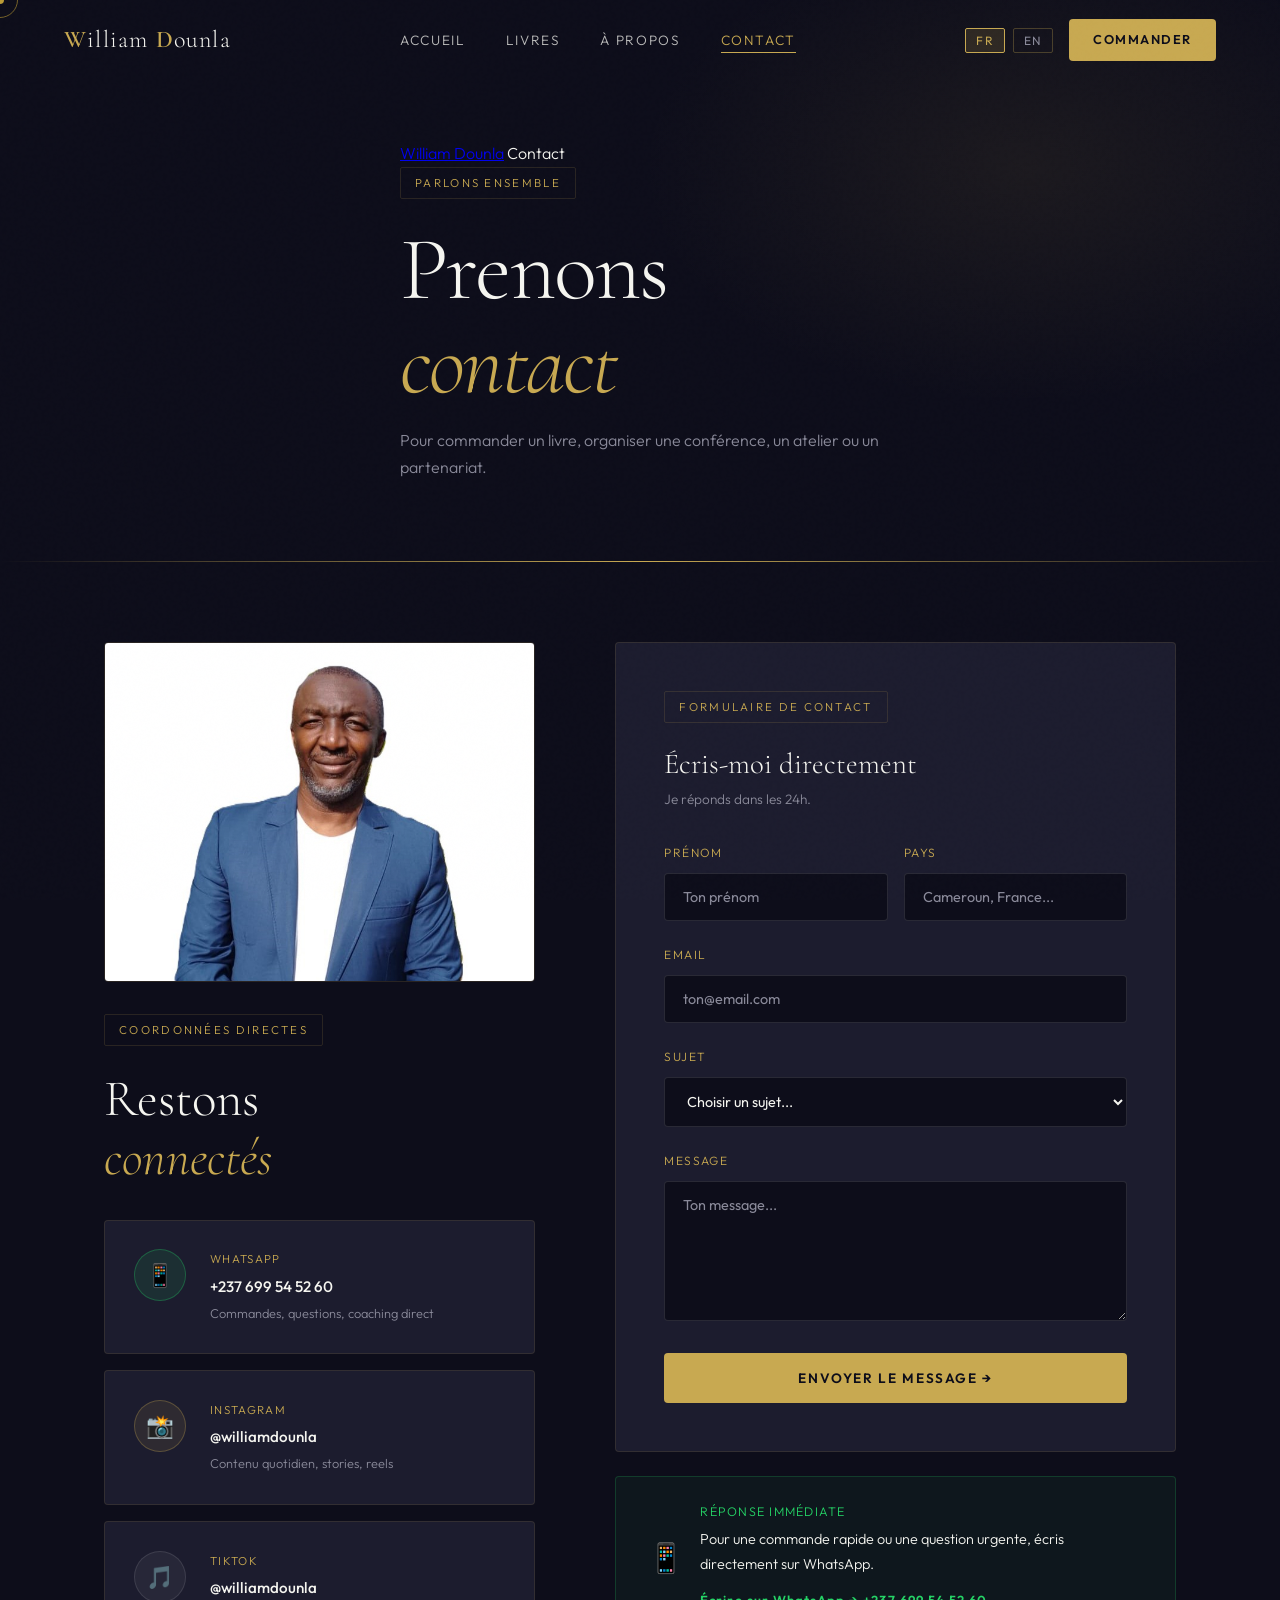
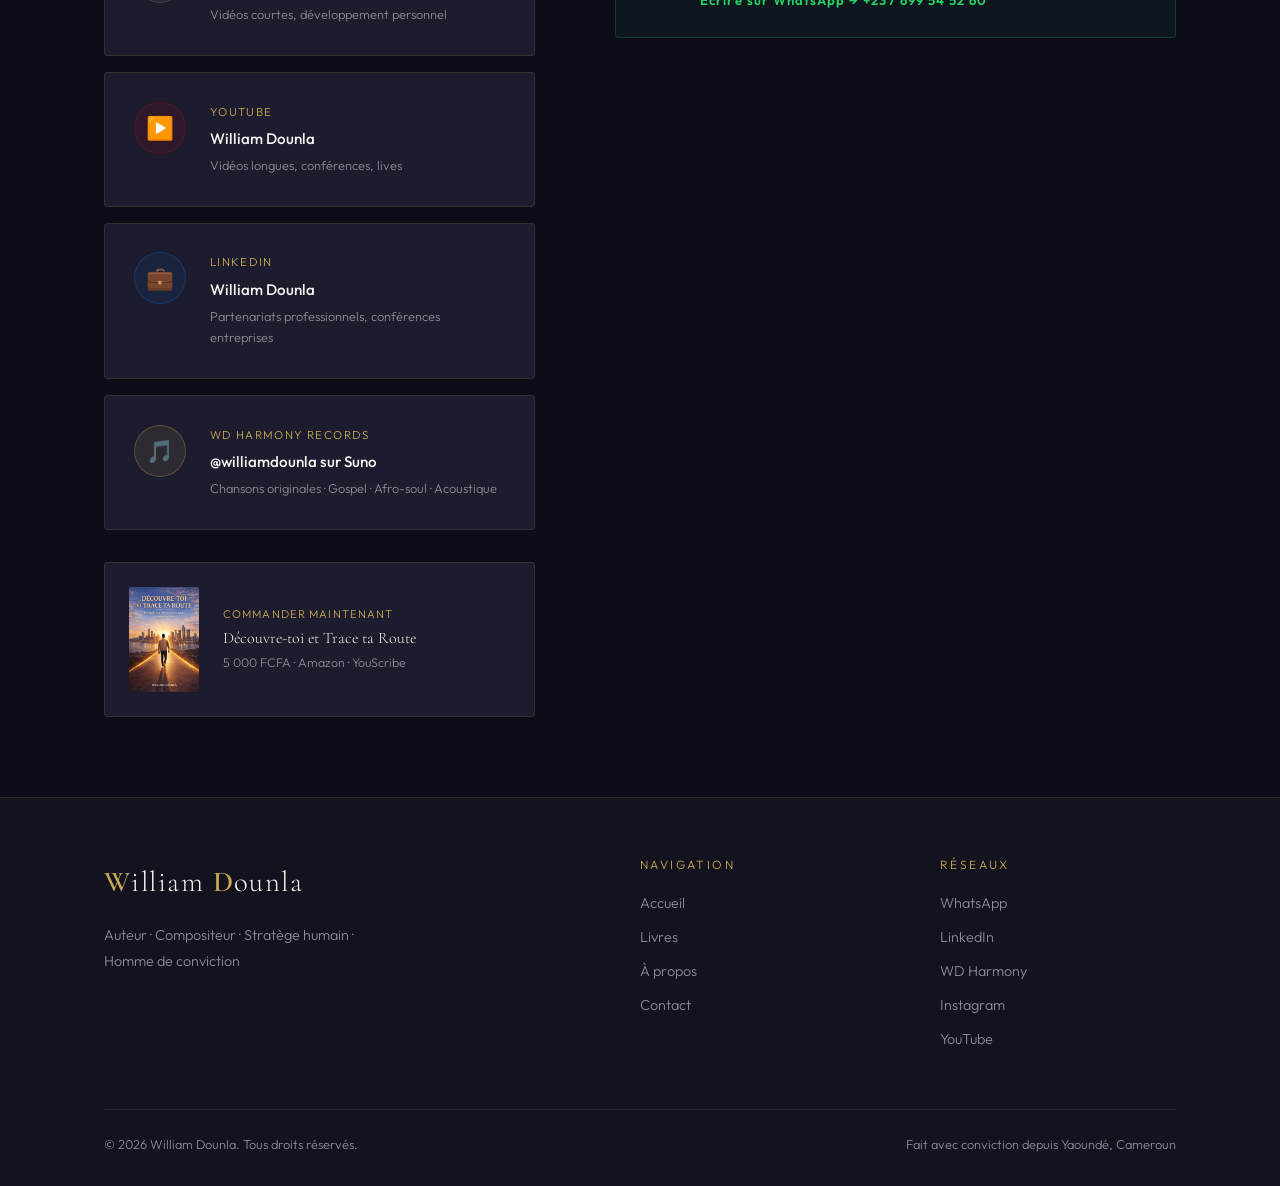
<file: contact (1).html>
<!DOCTYPE html>
<html lang="fr">
<head>
  <meta charset="UTF-8" />
  <meta name="viewport" content="width=device-width, initial-scale=1.0" />
  <title>Contact — William Dounla</title>
  <link rel="stylesheet" href="style.css" />
  <style>
    .page-hero {
      min-height: 50vh; display: flex; align-items: flex-end;
      padding: calc(var(--nav-h) + 60px) 0 80px;
      position: relative; overflow: hidden;
    }
    .page-hero-bg {
      position: absolute; inset: 0;
      background: radial-gradient(ellipse 50% 70% at 80% 30%, rgba(200,169,81,0.08) 0%, transparent 60%);
    }

    /* ── CONTACT LAYOUT ── */
    .contact-section { padding: 80px 0; }
    .contact-layout {
      display: grid; grid-template-columns: 1fr 1.3fr;
      gap: 5rem; align-items: start;
    }

    /* ── CONTACT CARDS ── */
    .contact-card {
      display: flex; gap: 1.5rem; align-items: flex-start;
      background: var(--nuit-3); border: 1px solid rgba(200,169,81,0.12);
      padding: 1.8rem; border-radius: var(--radius);
      transition: all var(--transition); text-decoration: none;
      margin-bottom: 1rem;
    }
    .contact-card:hover { border-color: rgba(200,169,81,0.35); transform: translateX(6px); }
    .contact-icon {
      width: 52px; height: 52px; border-radius: 50%;
      display: flex; align-items: center; justify-content: center;
      font-size: 1.4rem; flex-shrink: 0;
    }
    .contact-icon-wa  { background: rgba(37,211,102,0.1); border: 1px solid rgba(37,211,102,0.3); }
    .contact-icon-ig  { background: rgba(200,169,81,0.1); border: 1px solid rgba(200,169,81,0.3); }
    .contact-icon-tt  { background: rgba(255,255,255,0.05); border: 1px solid rgba(255,255,255,0.1); }
    .contact-icon-yt  { background: rgba(255,0,0,0.08); border: 1px solid rgba(255,0,0,0.2); }
    .contact-icon-li  { background: rgba(10,102,194,0.1); border: 1px solid rgba(10,102,194,0.3); }
    .contact-label { font-size: 0.72rem; color: var(--or); letter-spacing: 0.12em; text-transform: uppercase; margin-bottom: 0.3rem; }
    .contact-value { font-size: 0.95rem; color: var(--blanc); font-weight: 500; }
    .contact-desc { font-size: 0.8rem; color: var(--gris); margin-top: 0.2rem; }

    /* ── FORM ── */
    .contact-form-wrap {
      background: var(--nuit-3); border: 1px solid rgba(200,169,81,0.12);
      padding: 3rem; border-radius: var(--radius);
    }
    .form-group { margin-bottom: 1.5rem; }
    .form-label {
      display: block; font-size: 0.75rem; letter-spacing: 0.12em;
      text-transform: uppercase; color: var(--or); margin-bottom: 0.6rem;
    }
    .form-input {
      width: 100%; padding: 14px 18px;
      background: var(--nuit); border: 1px solid rgba(245,245,240,0.12);
      border-radius: var(--radius); color: var(--blanc);
      font-family: var(--font-body); font-size: 0.9rem;
      transition: border-color 0.3s; outline: none;
    }
    .form-input:focus { border-color: var(--or); }
    .form-input::placeholder { color: var(--gris); }
    textarea.form-input { resize: vertical; min-height: 140px; }
    select.form-input { cursor: pointer; }
    select.form-input option { background: var(--nuit-3); }
    .form-submit {
      width: 100%;
      background: var(--or); color: var(--nuit);
      border: none; padding: 16px 32px;
      font-family: var(--font-body); font-size: 0.85rem;
      font-weight: 600; letter-spacing: 0.12em; text-transform: uppercase;
      border-radius: var(--radius); cursor: none;
      transition: all 0.3s;
    }
    .form-submit:hover { background: var(--or-light); transform: translateY(-2px); box-shadow: 0 12px 40px rgba(200,169,81,0.3); }
    .form-success {
      display: none; background: rgba(45,106,79,0.2); border: 1px solid rgba(45,106,79,0.4);
      color: #95d5b2; padding: 1rem 1.5rem; border-radius: var(--radius);
      font-size: 0.9rem; margin-top: 1rem; text-align: center;
    }

    /* ── PHOTO SIDE ── */
    .contact-photo {
      width: 100%; border-radius: var(--radius);
      border: 1px solid rgba(200,169,81,0.15);
      margin-bottom: 2rem; display: block;
      object-fit: cover; object-position: top;
      max-height: 340px;
    }

    /* ── BOOK CTA ── */
    .book-mini {
      display: flex; gap: 1.5rem; align-items: center;
      background: var(--nuit-3); border: 1px solid rgba(200,169,81,0.15);
      padding: 1.5rem; border-radius: var(--radius);
      text-decoration: none; margin-top: 2rem;
      transition: all 0.3s;
    }
    .book-mini:hover { border-color: rgba(200,169,81,0.35); transform: translateX(4px); }
    .book-mini img { width: 70px; border-radius: 2px; }
    .book-mini-text .book-mini-tag { font-size: 0.7rem; color: var(--or); letter-spacing: 0.1em; text-transform: uppercase; }
    .book-mini-text h4 { font-family: var(--font-display); font-size: 1rem; color: var(--blanc); margin: 0.3rem 0; }
    .book-mini-text p { font-size: 0.78rem; color: var(--gris); }

    @media (max-width: 900px) {
      .contact-layout { grid-template-columns: 1fr; }
      .contact-form-wrap { padding: 2rem; }
    }
  </style>
</head>
<body>

<div class="cursor">
  <div class="cursor-dot" style="position:fixed"></div>
  <div class="cursor-ring" style="position:fixed"></div>
</div>
<div class="mobile-menu">
  <button class="mobile-close">✕</button>
  <a id="mob-accueil" href="index.html">Accueil</a>
  <a id="mob-livre" href="livre.html">Le Livre</a>
  <a id="mob-apropos" href="apropos.html">À propos</a>
  <a id="mob-contact" href="contact.html">Contact</a>
</div>
<nav>
  <a class="nav-logo" href="index.html">W<span>illiam </span>D<span>ounla</span></a>
  <ul class="nav-links">
    <li><a id="nav-accueil" href="index.html">Accueil</a></li>
    <li><a id="nav-livre" href="livre.html">Le Livre</a></li>
    <li><a id="nav-apropos" href="apropos.html">À propos</a></li>
    <li><a id="nav-contact" href="contact.html" class="active">Contact</a></li>
  </ul>
  <div style="display:flex;align-items:center;gap:1rem;">
    <div class="nav-lang">
      <button class="lang-btn" data-lang="fr">FR</button>
      <button class="lang-btn" data-lang="en">EN</button>
    </div>
    <a id="nav-cta" class="nav-cta" href="livre.html">Commander</a>
    <button class="hamburger"><span></span><span></span><span></span></button>
  </div>
</nav>

<!-- PAGE HERO -->
<section class="page-hero">
  <div class="page-hero-bg"></div>
  <div class="container">
    <div class="page-breadcrumb"><a href="index.html">William Dounla</a> <span id="page-label">Contact</span></div>
    <div class="tag" id="contact-tag">Parlons ensemble</div>
    <h1 class="display-title" id="contact-hero-title">Prenons<br><em>contact</em></h1>
    <p style="color:var(--gris);margin-top:1rem;max-width:480px;" id="contact-hero-sub">Pour commander un livre, organiser une conférence, un atelier ou un partenariat.</p>
  </div>
</section>

<hr class="divider">

<!-- CONTACT SECTION -->
<section class="contact-section">
  <div class="container">
    <div class="contact-layout">

      <!-- Left: Info + Photo -->
      <div class="reveal">
        <img class="contact-photo" src="william-hero.jpeg" alt="William Dounla" />

        <div class="tag" id="contact-info-tag">Coordonnées directes</div>
        <h2 class="section-title" style="margin-bottom:2rem;" id="contact-info-title">Restons<br><em>connectés</em></h2>

        <a class="contact-card" href="https://wa.me/237699545260?text=Bonjour William" target="_blank">
          <div class="contact-icon contact-icon-wa">📱</div>
          <div>
            <div class="contact-label">WhatsApp</div>
            <div class="contact-value">+237 699 54 52 60</div>
            <div class="contact-desc" id="wa-desc">Commandes, questions, coaching direct</div>
          </div>
        </a>

        <a class="contact-card" href="#" target="_blank">
          <div class="contact-icon contact-icon-ig">📸</div>
          <div>
            <div class="contact-label">Instagram</div>
            <div class="contact-value">@williamdounla</div>
            <div class="contact-desc" id="ig-desc">Contenu quotidien, stories, reels</div>
          </div>
        </a>

        <a class="contact-card" href="#" target="_blank">
          <div class="contact-icon contact-icon-tt">🎵</div>
          <div>
            <div class="contact-label">TikTok</div>
            <div class="contact-value">@williamdounla</div>
            <div class="contact-desc" id="tt-desc">Vidéos courtes, développement personnel</div>
          </div>
        </a>

        <a class="contact-card" href="#" target="_blank">
          <div class="contact-icon contact-icon-yt">▶️</div>
          <div>
            <div class="contact-label">YouTube</div>
            <div class="contact-value">William Dounla</div>
            <div class="contact-desc" id="yt-desc">Vidéos longues, conférences, lives</div>
          </div>
        </a>

        <a class="contact-card" href="https://www.linkedin.com/in/william-dounla-b7b93088/" target="_blank">
          <div class="contact-icon contact-icon-li">💼</div>
          <div>
            <div class="contact-label">LinkedIn</div>
            <div class="contact-value">William Dounla</div>
            <div class="contact-desc" id="li-desc">Partenariats professionnels, conférences entreprises</div>
          </div>
        </a>

        <a class="contact-card" href="https://suno.com/@williamdounla" target="_blank">
          <div class="contact-icon" style="background:rgba(200,169,81,0.1);border:1px solid rgba(200,169,81,0.3);">🎵</div>
          <div>
            <div class="contact-label">WD Harmony Records</div>
            <div class="contact-value">@williamdounla sur Suno</div>
            <div class="contact-desc" id="suno-desc">Chansons originales · Gospel · Afro-soul · Acoustique</div>
          </div>
        </a>

        <!-- Book mini CTA -->
        <a class="book-mini" href="livre.html">
          <img src="couverture.png" alt="Couverture livre" />
          <div class="book-mini-text">
            <div class="book-mini-tag" id="book-mini-tag">Commander maintenant</div>
            <h4 id="book-mini-title">Découvre-toi et Trace ta Route</h4>
            <p id="book-mini-sub">5 000 FCFA · Amazon · YouScribe</p>
          </div>
        </a>
      </div>

      <!-- Right: Form -->
      <div class="reveal reveal-delay-2">
        <div class="contact-form-wrap">
          <div class="tag" id="form-tag">Formulaire de contact</div>
          <h3 style="font-family:var(--font-display);font-size:1.8rem;margin-bottom:0.5rem;" id="form-title">Écris-moi directement</h3>
          <p style="color:var(--gris);font-size:0.85rem;margin-bottom:2rem;" id="form-sub">Je réponds dans les 24h.</p>

          <form id="contactForm">
            <div style="display:grid;grid-template-columns:1fr 1fr;gap:1rem;">
              <div class="form-group">
                <label class="form-label" id="label-nom">Prénom</label>
                <input class="form-input" type="text" id="input-nom" placeholder="Ton prénom" required />
              </div>
              <div class="form-group">
                <label class="form-label" id="label-pays">Pays</label>
                <input class="form-input" type="text" id="input-pays" placeholder="Cameroun, France..." />
              </div>
            </div>
            <div class="form-group">
              <label class="form-label" id="label-email">Email</label>
              <input class="form-input" type="email" id="input-email" placeholder="ton@email.com" required />
            </div>
            <div class="form-group">
              <label class="form-label" id="label-sujet">Sujet</label>
              <select class="form-input" id="input-sujet">
                <option value="" id="opt-default">Choisir un sujet...</option>
                <option value="livre" id="opt-livre">Commander le livre</option>
                <option value="conference" id="opt-conf">Organiser une conférence</option>
                <option value="coaching" id="opt-coach">Coaching individuel</option>
                <option value="atelier" id="opt-atelier">Atelier de groupe</option>
                <option value="partenariat" id="opt-partner">Partenariat / Médias</option>
                <option value="autre" id="opt-autre">Autre</option>
              </select>
            </div>
            <div class="form-group">
              <label class="form-label" id="label-message">Message</label>
              <textarea class="form-input" id="input-message" placeholder="Ton message..." required></textarea>
            </div>
            <button type="submit" class="form-submit" id="form-submit">Envoyer le message →</button>
            <div class="form-success" id="form-success">
              ✓ <span id="success-msg">Message envoyé ! Je te réponds dans les 24h.</span>
            </div>
          </form>
        </div>

        <!-- WhatsApp direct CTA box -->
        <div style="margin-top:1.5rem;background:rgba(37,211,102,0.05);border:1px solid rgba(37,211,102,0.2);padding:1.5rem 2rem;border-radius:var(--radius);display:flex;align-items:center;gap:1rem;">
          <span style="font-size:1.8rem;">📱</span>
          <div>
            <div style="font-size:0.78rem;color:#25D366;letter-spacing:0.1em;text-transform:uppercase;margin-bottom:0.3rem;" id="wa-cta-label">Réponse immédiate</div>
            <div style="font-size:0.9rem;color:var(--blanc);" id="wa-cta-text">Pour une commande rapide ou une question urgente, écris directement sur WhatsApp.</div>
            <a href="https://wa.me/237699545260" target="_blank" style="display:inline-block;margin-top:0.8rem;font-size:0.82rem;font-weight:600;color:#25D366;letter-spacing:0.08em;text-decoration:none;" id="wa-cta-btn">Écrire sur WhatsApp → +237 699 54 52 60</a>
          </div>
        </div>
      </div>
    </div>
  </div>
</section>

<!-- FOOTER -->
<footer>
  <div class="container">
    <div class="footer-grid">
      <div class="footer-brand">
        <a class="nav-logo" href="index.html">W<span>illiam </span>D<span>ounla</span></a>
        <p id="footer-tagline">Auteur africain · Développement personnel · Transformation</p>
      </div>
      <div class="footer-col">
        <h4 id="footer-nav-title">Navigation</h4>
        <a id="footer-link-accueil" href="index.html">Accueil</a>
        <a id="footer-link-livre" href="livre.html">Le Livre</a>
        <a id="footer-link-apropos" href="apropos.html">À propos</a>
        <a id="footer-link-contact" href="contact.html">Contact</a>
      </div>
      <div class="footer-col">
        <h4 id="footer-social-title">Réseaux</h4>
        <a href="https://wa.me/237699545260" target="_blank">WhatsApp</a>
        <a href="https://www.linkedin.com/in/william-dounla-b7b93088/" target="_blank">LinkedIn</a>
        <a href="https://suno.com/@williamdounla" target="_blank">WD Harmony</a>
        <a href="#" target="_blank">Instagram</a>
        <a href="#" target="_blank">YouTube</a>
      </div>
    </div>
    <div class="footer-bottom">
      <p id="footer-rights">© 2026 William Dounla. Tous droits réservés.</p>
      <p id="footer-made">Fait avec passion depuis Yaoundé, Cameroun</p>
    </div>
  </div>
</footer>

<script src="main.js"></script>
<script>
// Form submit
document.getElementById('contactForm').addEventListener('submit', function(e) {
  e.preventDefault();
  const nom = document.getElementById('input-nom').value;
  const email = document.getElementById('input-email').value;
  const sujet = document.getElementById('input-sujet').value;
  const msg = document.getElementById('input-message').value;
  // Redirect to WhatsApp with message
  const waMsg = encodeURIComponent(`Bonjour William,\n\nJe m'appelle ${nom} (${email}).\n\nSujet: ${sujet}\n\n${msg}`);
  window.open(`https://wa.me/237699545260?text=${waMsg}`, '_blank');
  document.getElementById('form-success').style.display = 'block';
  this.reset();
});

const contactTranslations = {
  fr: {
    pageLabel:"Contact", contactTag:"Parlons ensemble",
    heroTitle:"Prenons<br><em>contact</em>",
    heroSub:"Pour commander un livre, organiser une conférence, un atelier ou un partenariat.",
    infoTag:"Coordonnées directes", infoTitle:"Restons<br><em>connectés</em>",
    waDesc:"Commandes, questions, coaching direct",
    igDesc:"Contenu quotidien, stories, reels",
    ttDesc:"Vidéos courtes, développement personnel",
    ytDesc:"Vidéos longues, conférences, lives",
    liDesc:"Partenariats professionnels, conférences entreprises",
    bookMiniTag:"Commander maintenant",bookMiniTitle:"Découvre-toi et Trace ta Route",bookMiniSub:"5 000 FCFA · Amazon · YouScribe",
    formTag:"Formulaire de contact",formTitle:"Écris-moi directement",formSub:"Je réponds dans les 24h.",
    labelNom:"Prénom",labelPays:"Pays",labelEmail:"Email",labelSujet:"Sujet",labelMsg:"Message",
    optDefault:"Choisir un sujet...",optLivre:"Commander le livre",optConf:"Organiser une conférence",
    optCoach:"Coaching individuel",optAtelier:"Atelier de groupe",optPartner:"Partenariat / Médias",optAutre:"Autre",
    formSubmit:"Envoyer le message →",successMsg:"Message envoyé ! Je te réponds dans les 24h.",
    waCta:"Réponse immédiate",waCtaText:"Pour une commande rapide ou une question urgente, écris directement sur WhatsApp.",waCtaBtn:"Écrire sur WhatsApp → +237 699 54 52 60",
  },
  en: {
    pageLabel:"Contact", contactTag:"Let's talk",
    heroTitle:"Get in<br><em>touch</em>",
    heroSub:"To order a book, organize a conference, a workshop or a partnership.",
    infoTag:"Direct contact", infoTitle:"Stay<br><em>connected</em>",
    waDesc:"Orders, questions, direct coaching",
    igDesc:"Daily content, stories, reels",
    ttDesc:"Short videos, personal development",
    ytDesc:"Long videos, conferences, live sessions",
    liDesc:"Professional partnerships, corporate conferences",
    bookMiniTag:"Order now",bookMiniTitle:"Discover Yourself and Trace Your Path",bookMiniSub:"5,000 FCFA · Amazon · YouScribe",
    formTag:"Contact form",formTitle:"Write to me directly",formSub:"I respond within 24h.",
    labelNom:"First name",labelPays:"Country",labelEmail:"Email",labelSujet:"Subject",labelMsg:"Message",
    optDefault:"Choose a subject...",optLivre:"Order the book",optConf:"Organize a conference",
    optCoach:"Individual coaching",optAtelier:"Group workshop",optPartner:"Partnership / Media",optAutre:"Other",
    formSubmit:"Send message →",successMsg:"Message sent! I'll reply within 24h.",
    waCta:"Immediate response",waCtaText:"For a quick order or urgent question, write directly on WhatsApp.",waCtaBtn:"Write on WhatsApp → +237 699 54 52 60",
  }
};
function updatePageLang(lang) {
  const t = contactTranslations[lang];
  const set = (id, val, html=false) => { const el=document.getElementById(id); if(el){if(html)el.innerHTML=val;else el.textContent=val;} };
  set('page-label',t.pageLabel); set('contact-tag',t.contactTag);
  set('contact-hero-title',t.heroTitle,true); set('contact-hero-sub',t.heroSub);
  set('contact-info-tag',t.infoTag); set('contact-info-title',t.infoTitle,true);
  set('wa-desc',t.waDesc);set('ig-desc',t.igDesc);set('tt-desc',t.ttDesc);set('yt-desc',t.ytDesc);set('li-desc',t.liDesc);
  set('book-mini-tag',t.bookMiniTag);set('book-mini-title',t.bookMiniTitle);set('book-mini-sub',t.bookMiniSub);
  set('form-tag',t.formTag);set('form-title',t.formTitle);set('form-sub',t.formSub);
  set('label-nom',t.labelNom);set('label-pays',t.labelPays);set('label-email',t.labelEmail);set('label-sujet',t.labelSujet);set('label-message',t.labelMsg);
  set('opt-default',t.optDefault);set('opt-livre',t.optLivre);set('opt-conf',t.optConf);set('opt-coach',t.optCoach);set('opt-atelier',t.optAtelier);set('opt-partner',t.optPartner);set('opt-autre',t.optAutre);
  set('form-submit',t.formSubmit);set('success-msg',t.successMsg);
  set('wa-cta-label',t.waCta);set('wa-cta-text',t.waCtaText);set('wa-cta-btn',t.waCtaBtn);
}
</script>
</body>
</html>
</file>
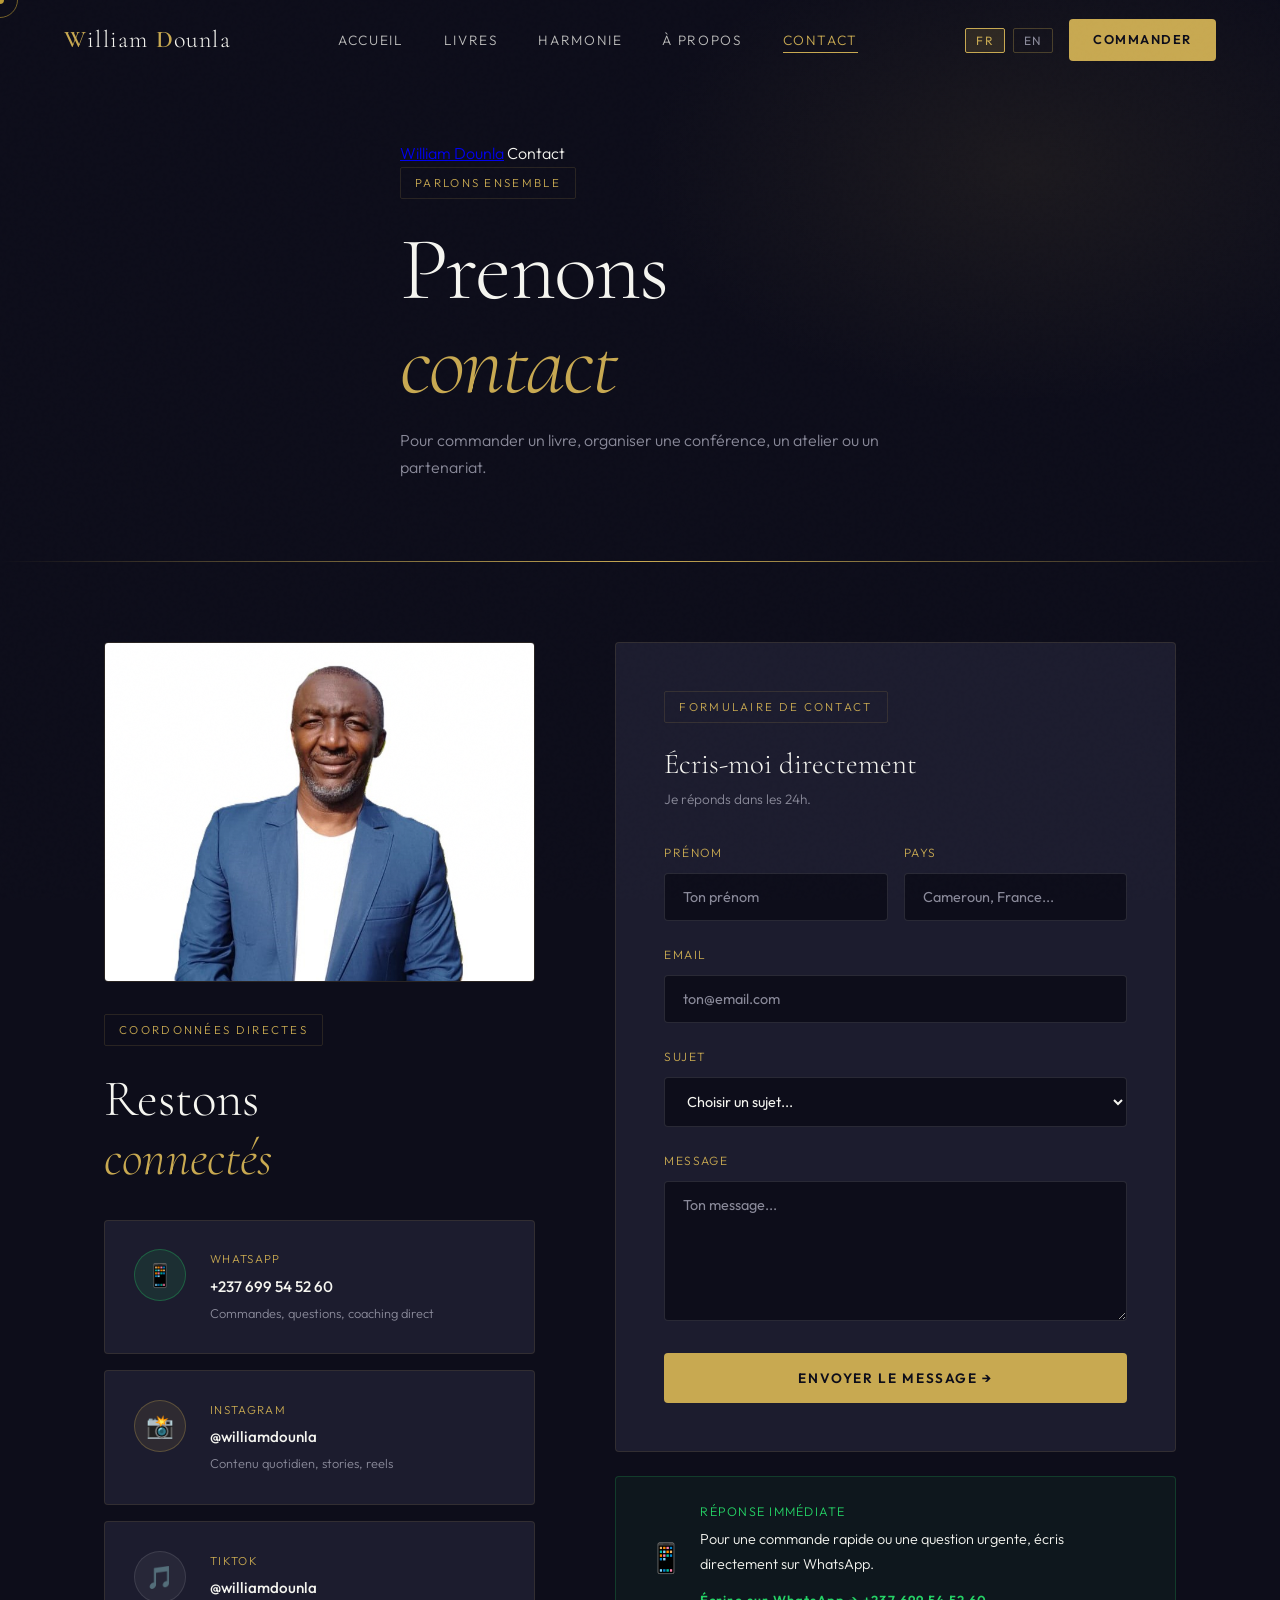
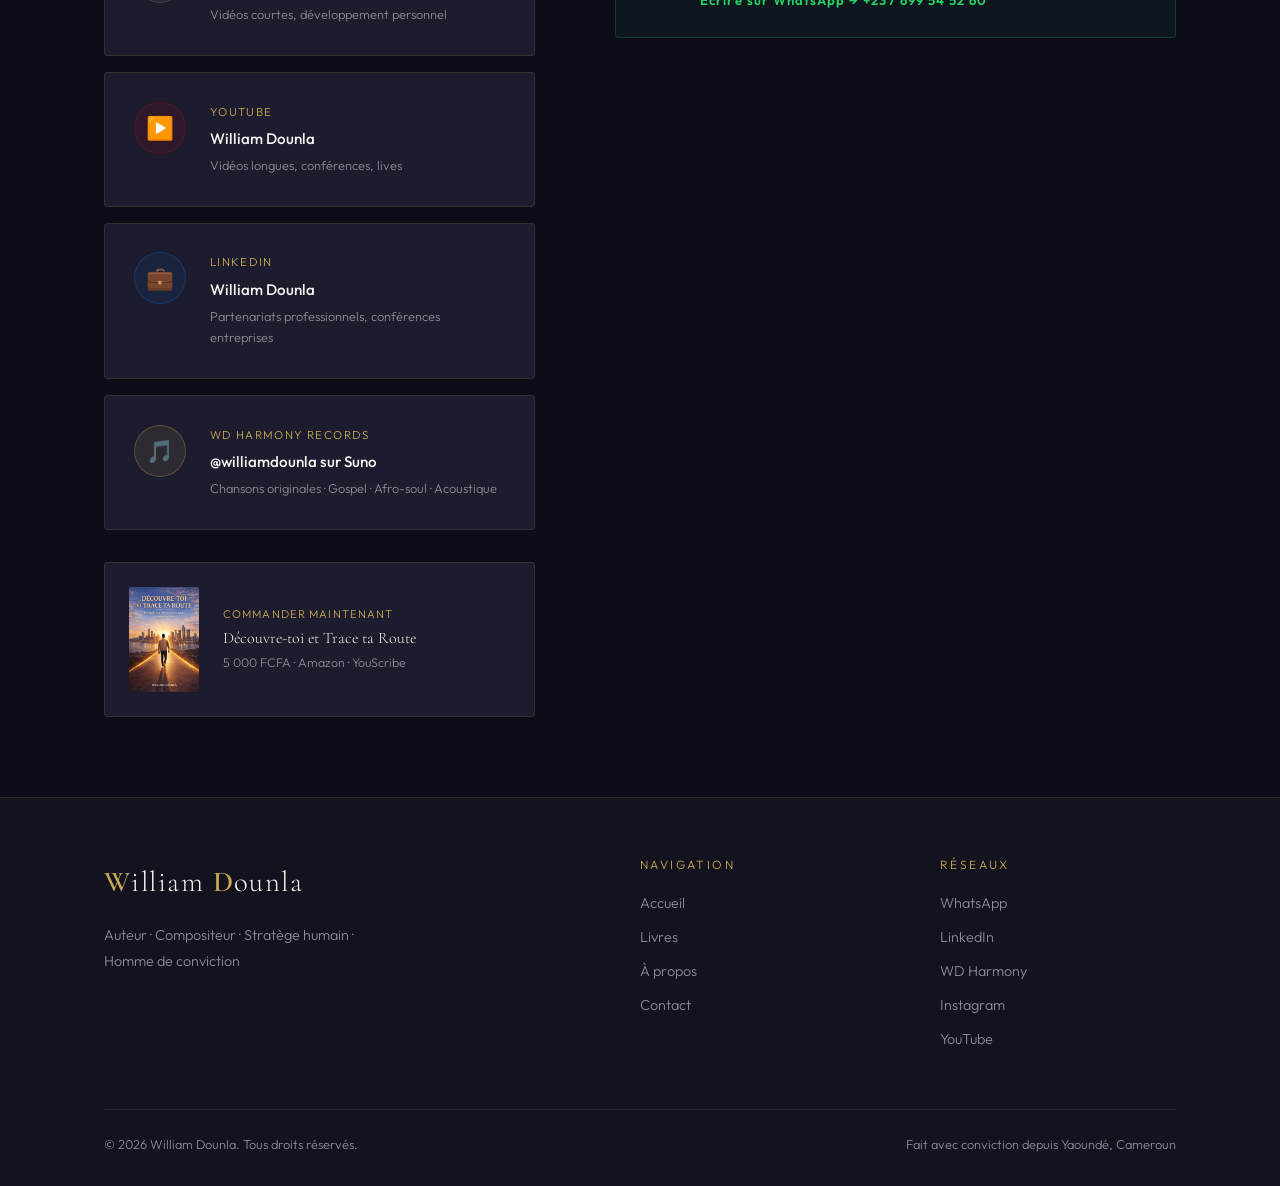
<file: contact.html>
<!DOCTYPE html>
<html lang="fr">
<head>
  <meta charset="UTF-8" />
  <meta name="viewport" content="width=device-width, initial-scale=1.0" />
  <title>Contact — William Dounla</title>
  <link rel="stylesheet" href="style.css" />
  <style>
    .page-hero {
      min-height: 50vh; display: flex; align-items: flex-end;
      padding: calc(var(--nav-h) + 60px) 0 80px;
      position: relative; overflow: hidden;
    }
    .page-hero-bg {
      position: absolute; inset: 0;
      background: radial-gradient(ellipse 50% 70% at 80% 30%, rgba(200,169,81,0.08) 0%, transparent 60%);
    }

    /* ── CONTACT LAYOUT ── */
    .contact-section { padding: 80px 0; }
    .contact-layout {
      display: grid; grid-template-columns: 1fr 1.3fr;
      gap: 5rem; align-items: start;
    }

    /* ── CONTACT CARDS ── */
    .contact-card {
      display: flex; gap: 1.5rem; align-items: flex-start;
      background: var(--nuit-3); border: 1px solid rgba(200,169,81,0.12);
      padding: 1.8rem; border-radius: var(--radius);
      transition: all var(--transition); text-decoration: none;
      margin-bottom: 1rem;
    }
    .contact-card:hover { border-color: rgba(200,169,81,0.35); transform: translateX(6px); }
    .contact-icon {
      width: 52px; height: 52px; border-radius: 50%;
      display: flex; align-items: center; justify-content: center;
      font-size: 1.4rem; flex-shrink: 0;
    }
    .contact-icon-wa  { background: rgba(37,211,102,0.1); border: 1px solid rgba(37,211,102,0.3); }
    .contact-icon-ig  { background: rgba(200,169,81,0.1); border: 1px solid rgba(200,169,81,0.3); }
    .contact-icon-tt  { background: rgba(255,255,255,0.05); border: 1px solid rgba(255,255,255,0.1); }
    .contact-icon-yt  { background: rgba(255,0,0,0.08); border: 1px solid rgba(255,0,0,0.2); }
    .contact-icon-li  { background: rgba(10,102,194,0.1); border: 1px solid rgba(10,102,194,0.3); }
    .contact-label { font-size: 0.72rem; color: var(--or); letter-spacing: 0.12em; text-transform: uppercase; margin-bottom: 0.3rem; }
    .contact-value { font-size: 0.95rem; color: var(--blanc); font-weight: 500; }
    .contact-desc { font-size: 0.8rem; color: var(--gris); margin-top: 0.2rem; }

    /* ── FORM ── */
    .contact-form-wrap {
      background: var(--nuit-3); border: 1px solid rgba(200,169,81,0.12);
      padding: 3rem; border-radius: var(--radius);
    }
    .form-group { margin-bottom: 1.5rem; }
    .form-label {
      display: block; font-size: 0.75rem; letter-spacing: 0.12em;
      text-transform: uppercase; color: var(--or); margin-bottom: 0.6rem;
    }
    .form-input {
      width: 100%; padding: 14px 18px;
      background: var(--nuit); border: 1px solid rgba(245,245,240,0.12);
      border-radius: var(--radius); color: var(--blanc);
      font-family: var(--font-body); font-size: 0.9rem;
      transition: border-color 0.3s; outline: none;
    }
    .form-input:focus { border-color: var(--or); }
    .form-input::placeholder { color: var(--gris); }
    textarea.form-input { resize: vertical; min-height: 140px; }
    select.form-input { cursor: pointer; }
    select.form-input option { background: var(--nuit-3); }
    .form-submit {
      width: 100%;
      background: var(--or); color: var(--nuit);
      border: none; padding: 16px 32px;
      font-family: var(--font-body); font-size: 0.85rem;
      font-weight: 600; letter-spacing: 0.12em; text-transform: uppercase;
      border-radius: var(--radius); cursor: none;
      transition: all 0.3s;
    }
    .form-submit:hover { background: var(--or-light); transform: translateY(-2px); box-shadow: 0 12px 40px rgba(200,169,81,0.3); }
    .form-success {
      display: none; background: rgba(45,106,79,0.2); border: 1px solid rgba(45,106,79,0.4);
      color: #95d5b2; padding: 1rem 1.5rem; border-radius: var(--radius);
      font-size: 0.9rem; margin-top: 1rem; text-align: center;
    }

    /* ── PHOTO SIDE ── */
    .contact-photo {
      width: 100%; border-radius: var(--radius);
      border: 1px solid rgba(200,169,81,0.15);
      margin-bottom: 2rem; display: block;
      object-fit: cover; object-position: top;
      max-height: 340px;
    }

    /* ── BOOK CTA ── */
    .book-mini {
      display: flex; gap: 1.5rem; align-items: center;
      background: var(--nuit-3); border: 1px solid rgba(200,169,81,0.15);
      padding: 1.5rem; border-radius: var(--radius);
      text-decoration: none; margin-top: 2rem;
      transition: all 0.3s;
    }
    .book-mini:hover { border-color: rgba(200,169,81,0.35); transform: translateX(4px); }
    .book-mini img { width: 70px; border-radius: 2px; }
    .book-mini-text .book-mini-tag { font-size: 0.7rem; color: var(--or); letter-spacing: 0.1em; text-transform: uppercase; }
    .book-mini-text h4 { font-family: var(--font-display); font-size: 1rem; color: var(--blanc); margin: 0.3rem 0; }
    .book-mini-text p { font-size: 0.78rem; color: var(--gris); }

    @media (max-width: 900px) {
      .contact-layout { grid-template-columns: 1fr; }
      .contact-form-wrap { padding: 2rem; }
    }
  </style>
</head>
<body>

<div class="cursor">
  <div class="cursor-dot" style="position:fixed"></div>
  <div class="cursor-ring" style="position:fixed"></div>
</div>
<div class="mobile-menu">
  <button class="mobile-close">✕</button>
  <a id="mob-accueil" href="index.html">Accueil</a>
  <a id="mob-livre" href="livre.html">Le Livre</a>
  <a id="mob-harmonie" href="harmonie.html">Harmonie</a>
  <a id="mob-apropos" href="apropos.html">À propos</a>
  <a id="mob-contact" href="contact.html">Contact</a>
</div>
<nav>
  <a class="nav-logo" href="index.html">W<span>illiam </span>D<span>ounla</span></a>
  <ul class="nav-links">
    <li><a id="nav-accueil" href="index.html">Accueil</a></li>
    <li><a id="nav-livre" href="livre.html">Le Livre</a></li>
    <li><a id="nav-harmonie" href="harmonie.html">Harmonie</a></li>
    <li><a id="nav-apropos" href="apropos.html">À propos</a></li>
    <li><a id="nav-contact" href="contact.html" class="active">Contact</a></li>
  </ul>
  <div style="display:flex;align-items:center;gap:1rem;">
    <div class="nav-lang">
      <button class="lang-btn" data-lang="fr">FR</button>
      <button class="lang-btn" data-lang="en">EN</button>
    </div>
    <a id="nav-cta" class="nav-cta" href="livre.html">Commander</a>
    <button class="hamburger"><span></span><span></span><span></span></button>
  </div>
</nav>

<!-- PAGE HERO -->
<section class="page-hero">
  <div class="page-hero-bg"></div>
  <div class="container">
    <div class="page-breadcrumb"><a href="index.html">William Dounla</a> <span id="page-label">Contact</span></div>
    <div class="tag" id="contact-tag">Parlons ensemble</div>
    <h1 class="display-title" id="contact-hero-title">Prenons<br><em>contact</em></h1>
    <p style="color:var(--gris);margin-top:1rem;max-width:480px;" id="contact-hero-sub">Pour commander un livre, organiser une conférence, un atelier ou un partenariat.</p>
  </div>
</section>

<hr class="divider">

<!-- CONTACT SECTION -->
<section class="contact-section">
  <div class="container">
    <div class="contact-layout">

      <!-- Left: Info + Photo -->
      <div class="reveal">
        <img class="contact-photo" src="william-hero.jpeg" alt="William Dounla" />

        <div class="tag" id="contact-info-tag">Coordonnées directes</div>
        <h2 class="section-title" style="margin-bottom:2rem;" id="contact-info-title">Restons<br><em>connectés</em></h2>

        <a class="contact-card" href="https://wa.me/237699545260?text=Bonjour William" target="_blank">
          <div class="contact-icon contact-icon-wa">📱</div>
          <div>
            <div class="contact-label">WhatsApp</div>
            <div class="contact-value">+237 699 54 52 60</div>
            <div class="contact-desc" id="wa-desc">Commandes, questions, coaching direct</div>
          </div>
        </a>

        <a class="contact-card" href="#" target="_blank">
          <div class="contact-icon contact-icon-ig">📸</div>
          <div>
            <div class="contact-label">Instagram</div>
            <div class="contact-value">@williamdounla</div>
            <div class="contact-desc" id="ig-desc">Contenu quotidien, stories, reels</div>
          </div>
        </a>

        <a class="contact-card" href="#" target="_blank">
          <div class="contact-icon contact-icon-tt">🎵</div>
          <div>
            <div class="contact-label">TikTok</div>
            <div class="contact-value">@williamdounla</div>
            <div class="contact-desc" id="tt-desc">Vidéos courtes, développement personnel</div>
          </div>
        </a>

        <a class="contact-card" href="#" target="_blank">
          <div class="contact-icon contact-icon-yt">▶️</div>
          <div>
            <div class="contact-label">YouTube</div>
            <div class="contact-value">William Dounla</div>
            <div class="contact-desc" id="yt-desc">Vidéos longues, conférences, lives</div>
          </div>
        </a>

        <a class="contact-card" href="https://www.linkedin.com/in/william-dounla-b7b93088/" target="_blank">
          <div class="contact-icon contact-icon-li">💼</div>
          <div>
            <div class="contact-label">LinkedIn</div>
            <div class="contact-value">William Dounla</div>
            <div class="contact-desc" id="li-desc">Partenariats professionnels, conférences entreprises</div>
          </div>
        </a>

        <a class="contact-card" href="https://suno.com/@williamdounla" target="_blank">
          <div class="contact-icon" style="background:rgba(200,169,81,0.1);border:1px solid rgba(200,169,81,0.3);">🎵</div>
          <div>
            <div class="contact-label">WD Harmony Records</div>
            <div class="contact-value">@williamdounla sur Suno</div>
            <div class="contact-desc" id="suno-desc">Chansons originales · Gospel · Afro-soul · Acoustique</div>
          </div>
        </a>

        <!-- Book mini CTA -->
        <a class="book-mini" href="livre.html">
          <img src="couverture.png" alt="Couverture livre" />
          <div class="book-mini-text">
            <div class="book-mini-tag" id="book-mini-tag">Commander maintenant</div>
            <h4 id="book-mini-title">Découvre-toi et Trace ta Route</h4>
            <p id="book-mini-sub">5 000 FCFA · Amazon · YouScribe</p>
          </div>
        </a>
      </div>

      <!-- Right: Form -->
      <div class="reveal reveal-delay-2">
        <div class="contact-form-wrap">
          <div class="tag" id="form-tag">Formulaire de contact</div>
          <h3 style="font-family:var(--font-display);font-size:1.8rem;margin-bottom:0.5rem;" id="form-title">Écris-moi directement</h3>
          <p style="color:var(--gris);font-size:0.85rem;margin-bottom:2rem;" id="form-sub">Je réponds dans les 24h.</p>

          <form id="contactForm">
            <div style="display:grid;grid-template-columns:1fr 1fr;gap:1rem;">
              <div class="form-group">
                <label class="form-label" id="label-nom">Prénom</label>
                <input class="form-input" type="text" id="input-nom" placeholder="Ton prénom" required />
              </div>
              <div class="form-group">
                <label class="form-label" id="label-pays">Pays</label>
                <input class="form-input" type="text" id="input-pays" placeholder="Cameroun, France..." />
              </div>
            </div>
            <div class="form-group">
              <label class="form-label" id="label-email">Email</label>
              <input class="form-input" type="email" id="input-email" placeholder="ton@email.com" required />
            </div>
            <div class="form-group">
              <label class="form-label" id="label-sujet">Sujet</label>
              <select class="form-input" id="input-sujet">
                <option value="" id="opt-default">Choisir un sujet...</option>
                <option value="livre" id="opt-livre">Commander le livre</option>
                <option value="conference" id="opt-conf">Organiser une conférence</option>
                <option value="coaching" id="opt-coach">Coaching individuel</option>
                <option value="atelier" id="opt-atelier">Atelier de groupe</option>
                <option value="partenariat" id="opt-partner">Partenariat / Médias</option>
                <option value="autre" id="opt-autre">Autre</option>
              </select>
            </div>
            <div class="form-group">
              <label class="form-label" id="label-message">Message</label>
              <textarea class="form-input" id="input-message" placeholder="Ton message..." required></textarea>
            </div>
            <button type="submit" class="form-submit" id="form-submit">Envoyer le message →</button>
            <div class="form-success" id="form-success">
              ✓ <span id="success-msg">Message envoyé ! Je te réponds dans les 24h.</span>
            </div>
          </form>
        </div>

        <!-- WhatsApp direct CTA box -->
        <div style="margin-top:1.5rem;background:rgba(37,211,102,0.05);border:1px solid rgba(37,211,102,0.2);padding:1.5rem 2rem;border-radius:var(--radius);display:flex;align-items:center;gap:1rem;">
          <span style="font-size:1.8rem;">📱</span>
          <div>
            <div style="font-size:0.78rem;color:#25D366;letter-spacing:0.1em;text-transform:uppercase;margin-bottom:0.3rem;" id="wa-cta-label">Réponse immédiate</div>
            <div style="font-size:0.9rem;color:var(--blanc);" id="wa-cta-text">Pour une commande rapide ou une question urgente, écris directement sur WhatsApp.</div>
            <a href="https://wa.me/237699545260" target="_blank" style="display:inline-block;margin-top:0.8rem;font-size:0.82rem;font-weight:600;color:#25D366;letter-spacing:0.08em;text-decoration:none;" id="wa-cta-btn">Écrire sur WhatsApp → +237 699 54 52 60</a>
          </div>
        </div>
      </div>
    </div>
  </div>
</section>

<!-- FOOTER -->
<footer>
  <div class="container">
    <div class="footer-grid">
      <div class="footer-brand">
        <a class="nav-logo" href="index.html">W<span>illiam </span>D<span>ounla</span></a>
        <p id="footer-tagline">Auteur africain · Développement personnel · Transformation</p>
      </div>
      <div class="footer-col">
        <h4 id="footer-nav-title">Navigation</h4>
        <a id="footer-link-accueil" href="index.html">Accueil</a>
        <a id="footer-link-livre" href="livre.html">Le Livre</a>
        <a id="footer-link-apropos" href="apropos.html">À propos</a>
        <a id="footer-link-contact" href="contact.html">Contact</a>
      </div>
      <div class="footer-col">
        <h4 id="footer-social-title">Réseaux</h4>
        <a href="https://wa.me/237699545260" target="_blank">WhatsApp</a>
        <a href="https://www.linkedin.com/in/william-dounla-b7b93088/" target="_blank">LinkedIn</a>
        <a href="https://suno.com/@williamdounla" target="_blank">WD Harmony</a>
        <a href="#" target="_blank">Instagram</a>
        <a href="#" target="_blank">YouTube</a>
      </div>
    </div>
    <div class="footer-bottom">
      <p id="footer-rights">© 2026 William Dounla. Tous droits réservés.</p>
      <p id="footer-made">Fait avec passion depuis Yaoundé, Cameroun</p>
    </div>
  </div>
</footer>

<script src="main.js"></script>
<script>
// Form submit
document.getElementById('contactForm').addEventListener('submit', function(e) {
  e.preventDefault();
  const nom = document.getElementById('input-nom').value;
  const email = document.getElementById('input-email').value;
  const sujet = document.getElementById('input-sujet').value;
  const msg = document.getElementById('input-message').value;
  // Redirect to WhatsApp with message
  const waMsg = encodeURIComponent(`Bonjour William,\n\nJe m'appelle ${nom} (${email}).\n\nSujet: ${sujet}\n\n${msg}`);
  window.open(`https://wa.me/237699545260?text=${waMsg}`, '_blank');
  document.getElementById('form-success').style.display = 'block';
  this.reset();
});

const contactTranslations = {
  fr: {
    pageLabel:"Contact", contactTag:"Parlons ensemble",
    heroTitle:"Prenons<br><em>contact</em>",
    heroSub:"Pour commander un livre, organiser une conférence, un atelier ou un partenariat.",
    infoTag:"Coordonnées directes", infoTitle:"Restons<br><em>connectés</em>",
    waDesc:"Commandes, questions, coaching direct",
    igDesc:"Contenu quotidien, stories, reels",
    ttDesc:"Vidéos courtes, développement personnel",
    ytDesc:"Vidéos longues, conférences, lives",
    liDesc:"Partenariats professionnels, conférences entreprises",
    bookMiniTag:"Commander maintenant",bookMiniTitle:"Découvre-toi et Trace ta Route",bookMiniSub:"5 000 FCFA · Amazon · YouScribe",
    formTag:"Formulaire de contact",formTitle:"Écris-moi directement",formSub:"Je réponds dans les 24h.",
    labelNom:"Prénom",labelPays:"Pays",labelEmail:"Email",labelSujet:"Sujet",labelMsg:"Message",
    optDefault:"Choisir un sujet...",optLivre:"Commander le livre",optConf:"Organiser une conférence",
    optCoach:"Coaching individuel",optAtelier:"Atelier de groupe",optPartner:"Partenariat / Médias",optAutre:"Autre",
    formSubmit:"Envoyer le message →",successMsg:"Message envoyé ! Je te réponds dans les 24h.",
    waCta:"Réponse immédiate",waCtaText:"Pour une commande rapide ou une question urgente, écris directement sur WhatsApp.",waCtaBtn:"Écrire sur WhatsApp → +237 699 54 52 60",
  },
  en: {
    pageLabel:"Contact", contactTag:"Let's talk",
    heroTitle:"Get in<br><em>touch</em>",
    heroSub:"To order a book, organize a conference, a workshop or a partnership.",
    infoTag:"Direct contact", infoTitle:"Stay<br><em>connected</em>",
    waDesc:"Orders, questions, direct coaching",
    igDesc:"Daily content, stories, reels",
    ttDesc:"Short videos, personal development",
    ytDesc:"Long videos, conferences, live sessions",
    liDesc:"Professional partnerships, corporate conferences",
    bookMiniTag:"Order now",bookMiniTitle:"Discover Yourself and Trace Your Path",bookMiniSub:"5,000 FCFA · Amazon · YouScribe",
    formTag:"Contact form",formTitle:"Write to me directly",formSub:"I respond within 24h.",
    labelNom:"First name",labelPays:"Country",labelEmail:"Email",labelSujet:"Subject",labelMsg:"Message",
    optDefault:"Choose a subject...",optLivre:"Order the book",optConf:"Organize a conference",
    optCoach:"Individual coaching",optAtelier:"Group workshop",optPartner:"Partnership / Media",optAutre:"Other",
    formSubmit:"Send message →",successMsg:"Message sent! I'll reply within 24h.",
    waCta:"Immediate response",waCtaText:"For a quick order or urgent question, write directly on WhatsApp.",waCtaBtn:"Write on WhatsApp → +237 699 54 52 60",
  }
};
function updatePageLang(lang) {
  const t = contactTranslations[lang];
  const set = (id, val, html=false) => { const el=document.getElementById(id); if(el){if(html)el.innerHTML=val;else el.textContent=val;} };
  set('page-label',t.pageLabel); set('contact-tag',t.contactTag);
  set('contact-hero-title',t.heroTitle,true); set('contact-hero-sub',t.heroSub);
  set('contact-info-tag',t.infoTag); set('contact-info-title',t.infoTitle,true);
  set('wa-desc',t.waDesc);set('ig-desc',t.igDesc);set('tt-desc',t.ttDesc);set('yt-desc',t.ytDesc);set('li-desc',t.liDesc);
  set('book-mini-tag',t.bookMiniTag);set('book-mini-title',t.bookMiniTitle);set('book-mini-sub',t.bookMiniSub);
  set('form-tag',t.formTag);set('form-title',t.formTitle);set('form-sub',t.formSub);
  set('label-nom',t.labelNom);set('label-pays',t.labelPays);set('label-email',t.labelEmail);set('label-sujet',t.labelSujet);set('label-message',t.labelMsg);
  set('opt-default',t.optDefault);set('opt-livre',t.optLivre);set('opt-conf',t.optConf);set('opt-coach',t.optCoach);set('opt-atelier',t.optAtelier);set('opt-partner',t.optPartner);set('opt-autre',t.optAutre);
  set('form-submit',t.formSubmit);set('success-msg',t.successMsg);
  set('wa-cta-label',t.waCta);set('wa-cta-text',t.waCtaText);set('wa-cta-btn',t.waCtaBtn);
}
</script>
</body>
</html>
</file>
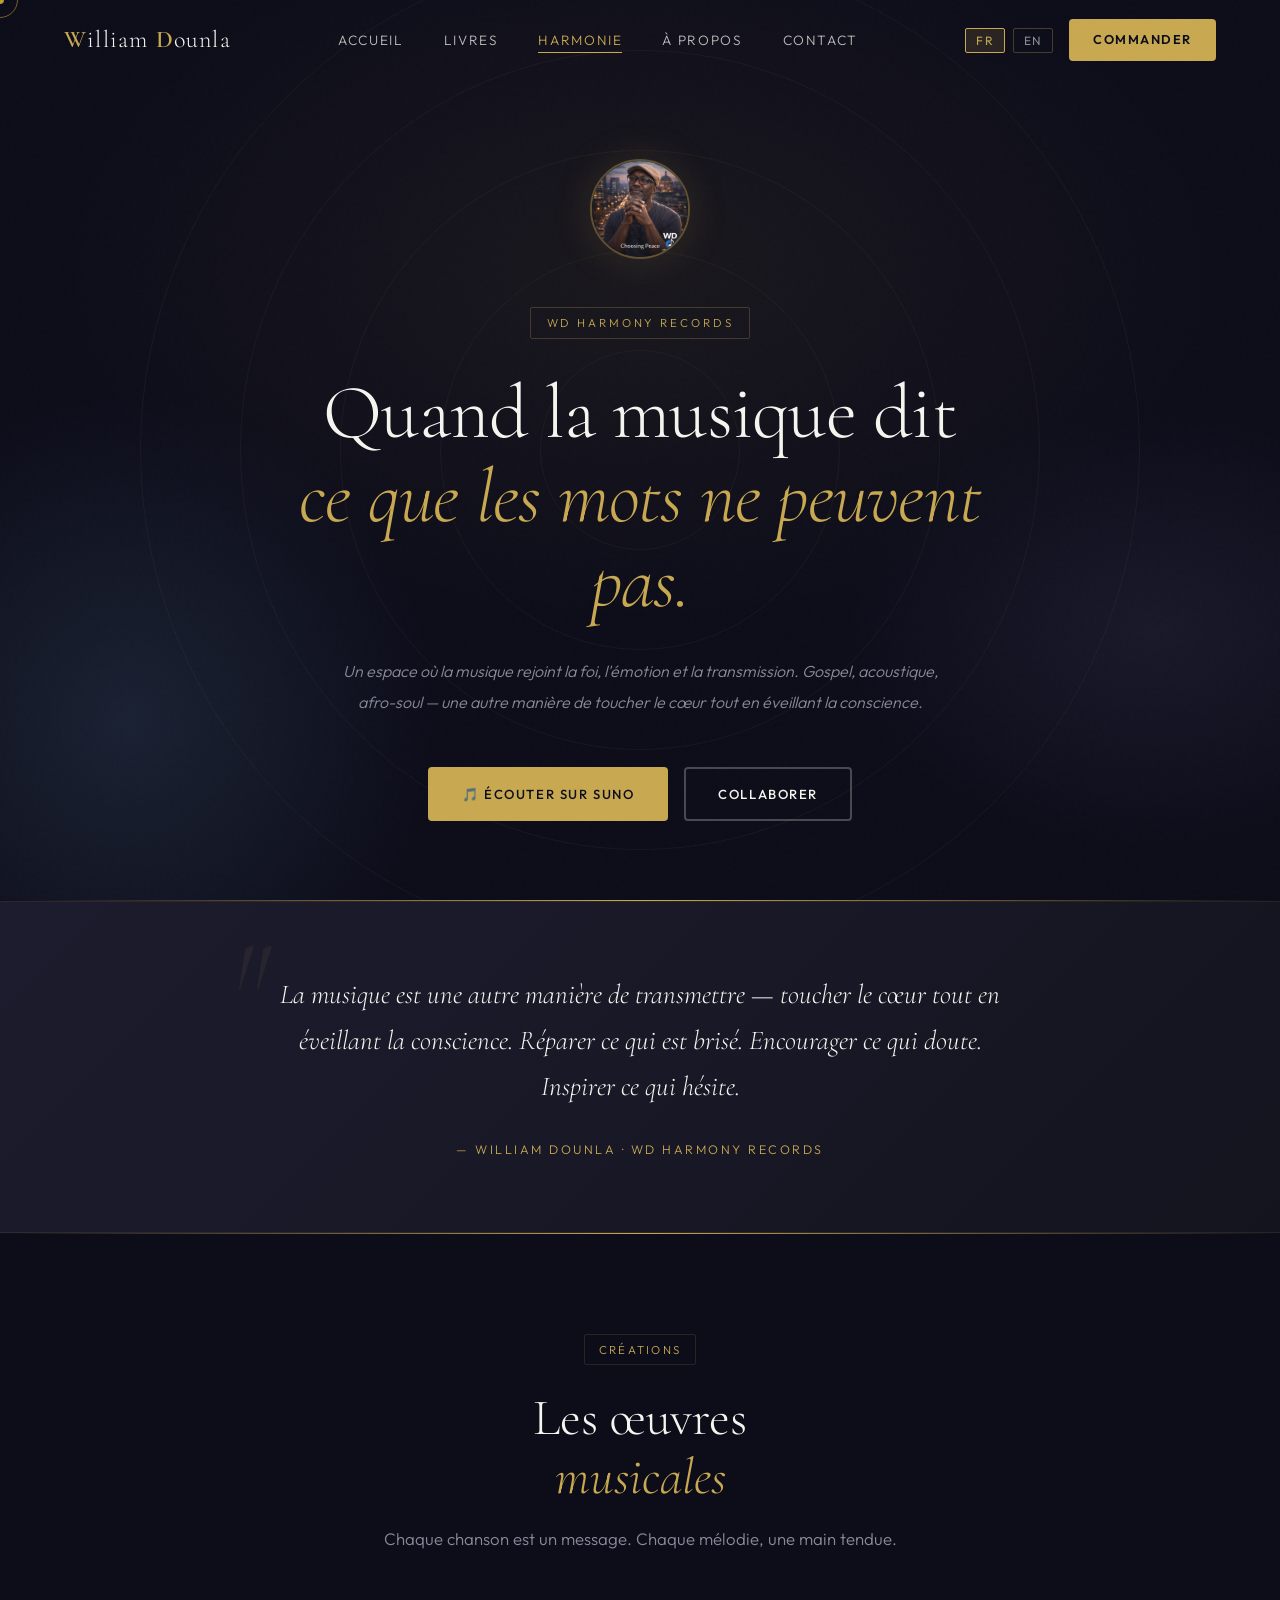
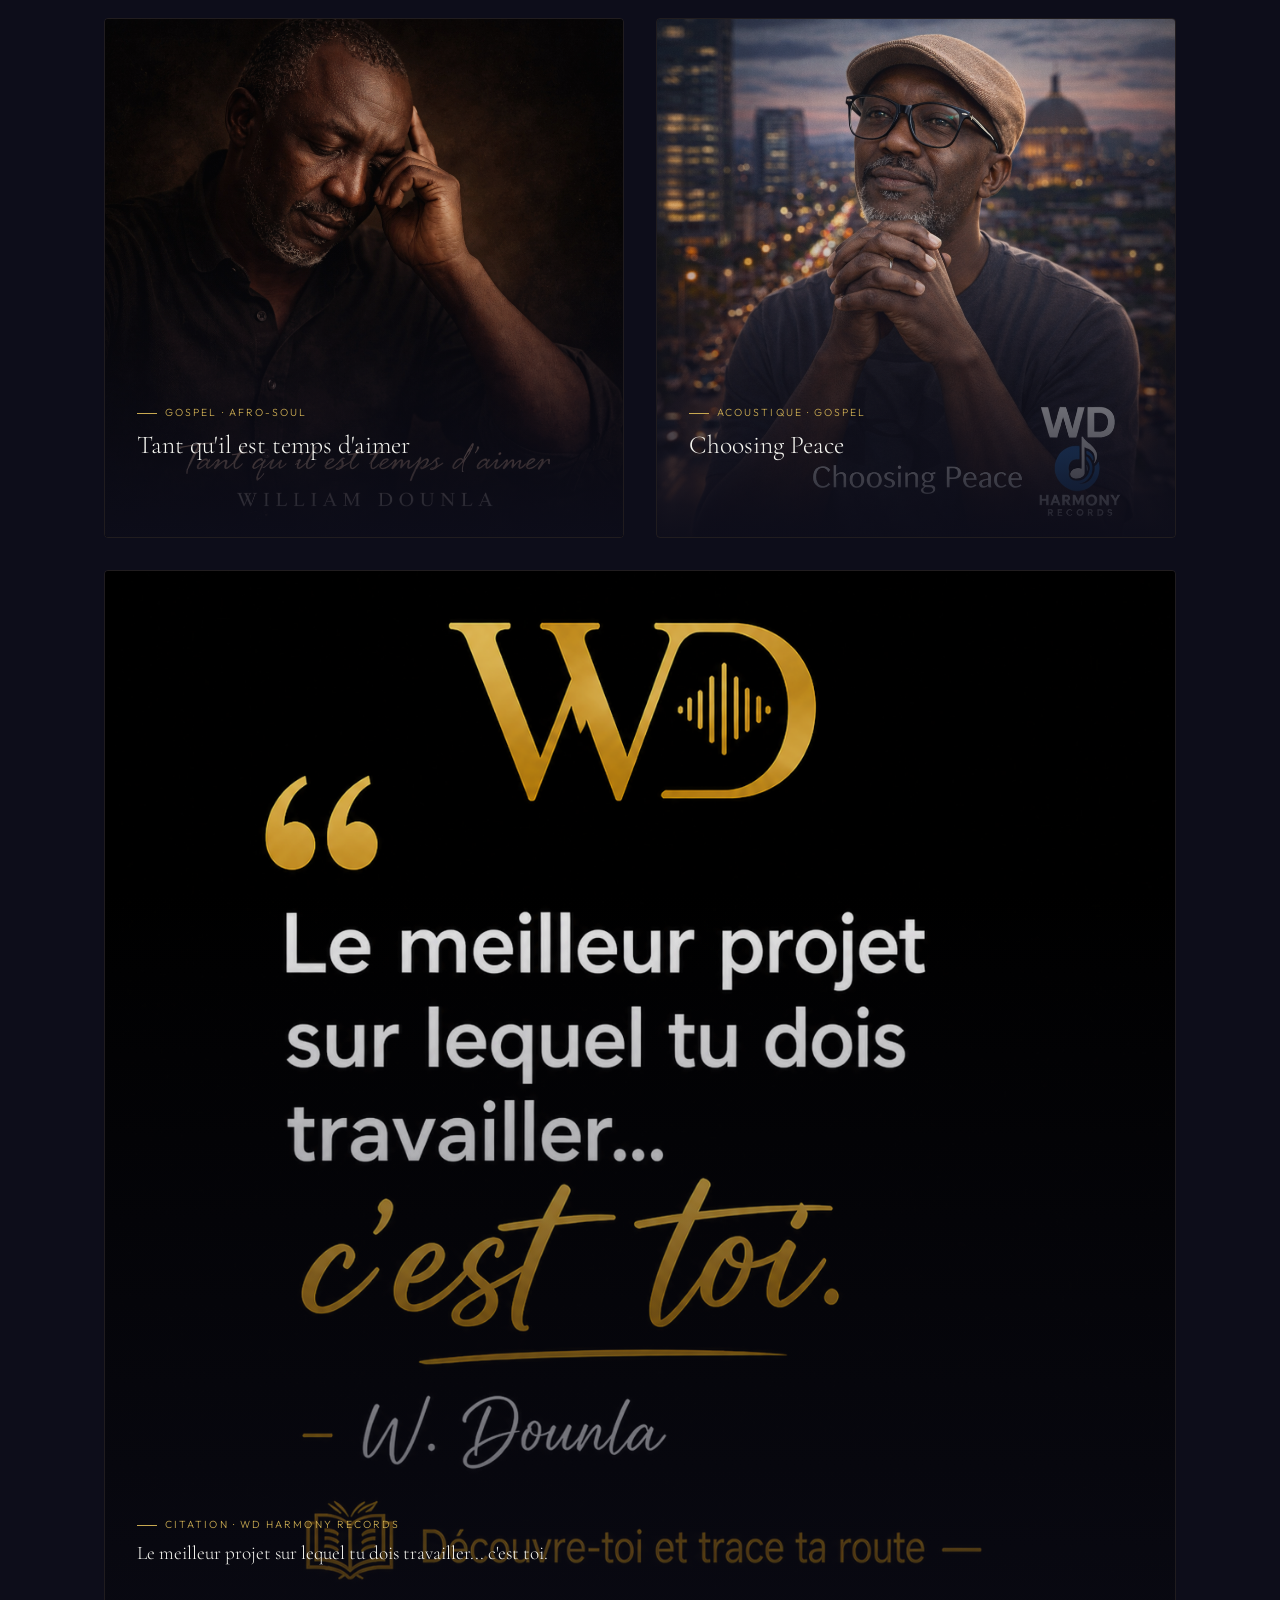
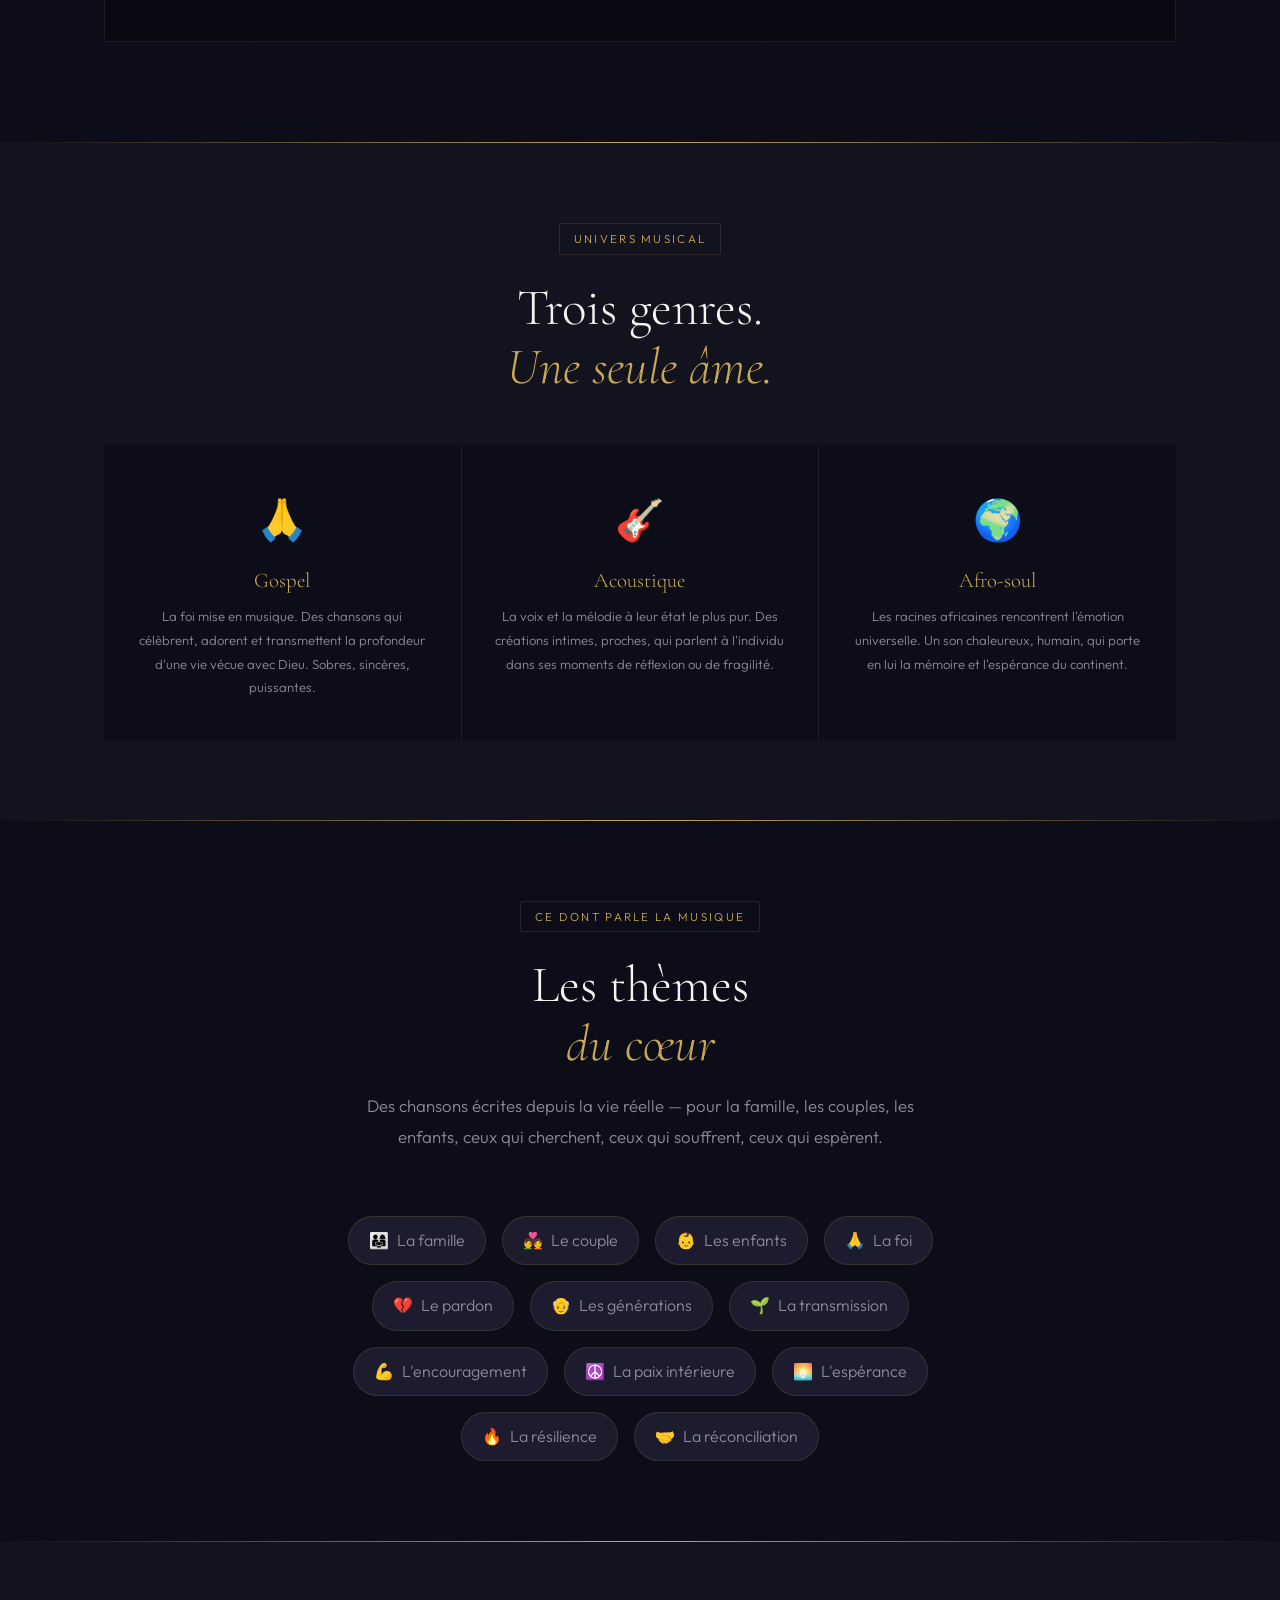
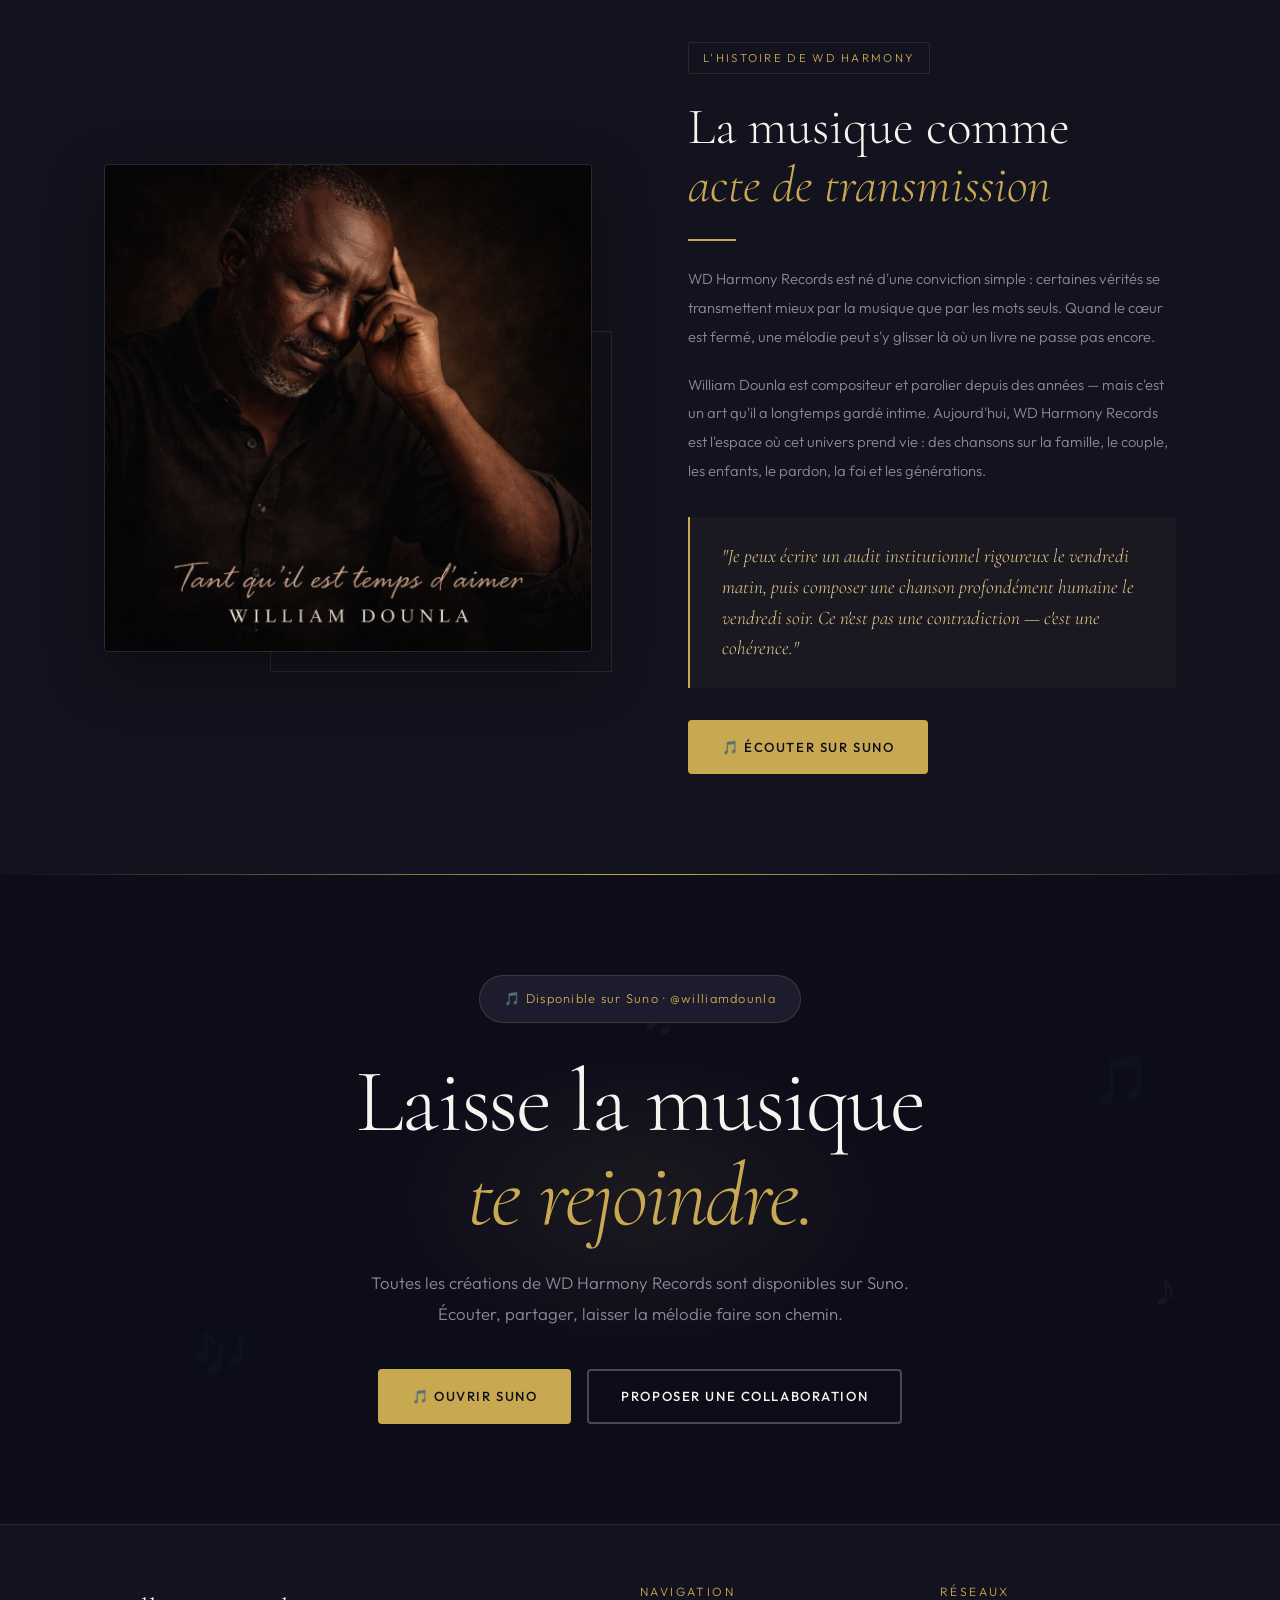
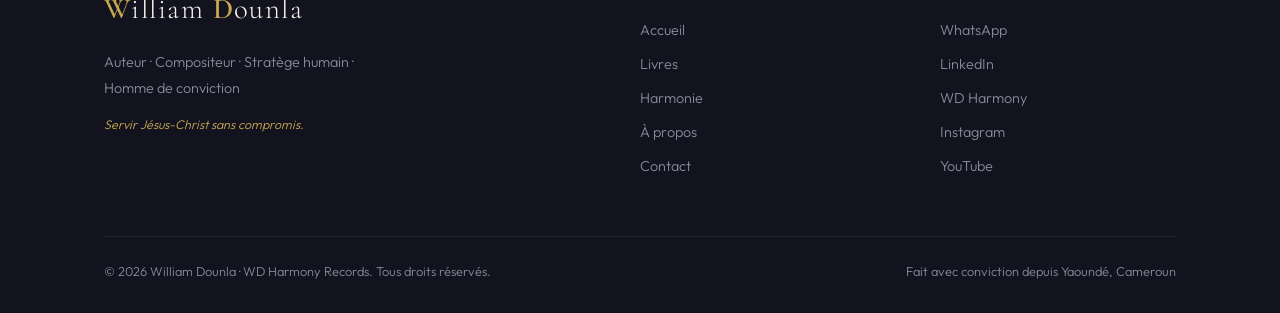
<file: harmonie.html>
<!DOCTYPE html>
<html lang="fr">
<head>
  <meta charset="UTF-8" />
  <meta name="viewport" content="width=device-width, initial-scale=1.0" />
  <title>WD Harmony Records — William Dounla</title>
  <meta name="description" content="WD Harmony Records — L'univers musical de William Dounla. Gospel, acoustique, afro-soul. Chansons sur la famille, la foi, les générations. Écouter sur Suno." />
  <link rel="stylesheet" href="style.css" />
  <style>

    /* ── HERO MUSICAL ── */
    .hero-harmonie {
      min-height: 100vh;
      display: flex; align-items: center;
      position: relative; overflow: hidden;
      padding-top: var(--nav-h);
      background: var(--nuit);
    }
    .hero-harmonie-bg {
      position: absolute; inset: 0; z-index: 0;
      background:
        radial-gradient(ellipse 70% 60% at 50% 30%, rgba(200,169,81,0.07) 0%, transparent 65%),
        radial-gradient(ellipse 40% 60% at 10% 80%, rgba(46,64,87,0.4) 0%, transparent 60%),
        radial-gradient(ellipse 40% 40% at 90% 70%, rgba(28,28,46,0.8) 0%, transparent 60%);
    }

    /* Sound wave animation */
    .sound-waves {
      position: absolute; inset: 0; z-index: 0;
      display: flex; align-items: center; justify-content: center;
      opacity: 0.06; pointer-events: none;
    }
    .wave-ring {
      position: absolute; border-radius: 50%;
      border: 1px solid var(--or);
      animation: waveExpand 6s ease-out infinite;
    }
    .wave-ring:nth-child(1) { width: 200px; height: 200px; animation-delay: 0s; }
    .wave-ring:nth-child(2) { width: 400px; height: 400px; animation-delay: 1s; }
    .wave-ring:nth-child(3) { width: 600px; height: 600px; animation-delay: 2s; }
    .wave-ring:nth-child(4) { width: 800px; height: 800px; animation-delay: 3s; }
    .wave-ring:nth-child(5) { width: 1000px; height: 1000px; animation-delay: 4s; }
    @keyframes waveExpand {
      0% { transform: scale(0.8); opacity: 1; }
      100% { transform: scale(1.2); opacity: 0; }
    }

    .hero-harmonie-content {
      position: relative; z-index: 1;
      max-width: 900px; margin: 0 auto; padding: 0 5vw;
      text-align: center;
    }
    .harmonie-logo-wrap {
      margin-bottom: 2.5rem;
    }
    .harmonie-logo-wrap img {
      width: 100px; height: 100px; object-fit: cover;
      border-radius: 50%;
      border: 2px solid rgba(200,169,81,0.4);
      box-shadow: 0 0 40px rgba(200,169,81,0.15);
    }
    .harmonie-tag {
      display: inline-block;
      font-size: 0.72rem; letter-spacing: 0.25em; text-transform: uppercase;
      color: var(--or); border: 1px solid rgba(200,169,81,0.25);
      padding: 5px 16px; border-radius: 2px; margin-bottom: 2rem;
    }
    .hero-harmonie-title {
      font-family: var(--font-display);
      font-size: clamp(2.5rem, 6vw, 5rem);
      font-weight: 300; line-height: 1.1;
      letter-spacing: -0.01em;
      margin-bottom: 2rem; color: var(--blanc);
    }
    .hero-harmonie-title em {
      font-style: italic; color: var(--or); display: block;
    }
    .hero-harmonie-sub {
      font-size: 1rem; color: var(--gris);
      line-height: 1.95; max-width: 600px; margin: 0 auto 3rem;
      font-style: italic;
    }
    .hero-harmonie-actions { display: flex; justify-content: center; gap: 1rem; flex-wrap: wrap; }

    /* ── VISION STRIP ── */
    .vision-strip {
      padding: 70px 0;
      background: linear-gradient(135deg, var(--nuit-3) 0%, #14141F 100%);
      border-top: 1px solid rgba(200,169,81,0.1);
      border-bottom: 1px solid rgba(200,169,81,0.1);
      text-align: center;
    }
    .vision-strip blockquote {
      font-family: var(--font-display);
      font-size: clamp(1.2rem, 2.5vw, 1.7rem);
      font-style: italic; font-weight: 300;
      color: var(--blanc); line-height: 1.7;
      max-width: 760px; margin: 0 auto 1.5rem;
      position: relative;
    }
    .vision-strip blockquote::before {
      content: '"';
      font-size: 8rem; color: rgba(200,169,81,0.08);
      position: absolute; top: -3rem; left: -2rem;
      font-family: var(--font-display); line-height: 1;
    }
    .vision-strip cite {
      font-size: 0.78rem; color: var(--or);
      letter-spacing: 0.2em; text-transform: uppercase; font-style: normal;
    }

    /* ── SINGLES GRID ── */
    .singles-section { padding: 100px 0; background: var(--nuit); }
    .singles-grid {
      display: grid; grid-template-columns: repeat(2, 1fr);
      gap: 2rem; margin-top: 4rem;
    }
    .single-card {
      position: relative; overflow: hidden;
      border-radius: var(--radius);
      border: 1px solid rgba(200,169,81,0.1);
      transition: all 0.5s;
      cursor: pointer;
    }
    .single-card:hover {
      border-color: rgba(200,169,81,0.35);
      transform: translateY(-6px);
      box-shadow: 0 30px 80px rgba(0,0,0,0.5), 0 0 40px rgba(200,169,81,0.08);
    }
    .single-card img {
      width: 100%; aspect-ratio: 1;
      object-fit: cover; display: block;
      transition: transform 0.6s;
      filter: brightness(0.9);
    }
    .single-card:hover img {
      transform: scale(1.04);
      filter: brightness(1);
    }
    .single-overlay {
      position: absolute; inset: 0;
      background: linear-gradient(180deg, transparent 40%, rgba(13,13,26,0.95) 100%);
      display: flex; flex-direction: column;
      justify-content: flex-end; padding: 2rem;
      transition: background 0.4s;
    }
    .single-card:hover .single-overlay {
      background: linear-gradient(180deg, transparent 20%, rgba(13,13,26,0.98) 100%);
    }
    .single-label {
      font-size: 0.65rem; letter-spacing: 0.2em;
      text-transform: uppercase; color: var(--or);
      margin-bottom: 0.5rem;
      display: flex; align-items: center; gap: 8px;
    }
    .single-label::before { content: ''; display: block; width: 20px; height: 1px; background: var(--or); }
    .single-title {
      font-family: var(--font-display);
      font-size: 1.6rem; font-weight: 300;
      color: var(--blanc); margin-bottom: 0.5rem;
      line-height: 1.2;
    }
    .single-desc {
      font-size: 0.8rem; color: var(--gris);
      line-height: 1.6; font-style: italic;
      max-height: 0; overflow: hidden;
      transition: max-height 0.4s ease;
    }
    .single-card:hover .single-desc { max-height: 80px; }
    .single-play {
      display: inline-flex; align-items: center; gap: 8px;
      margin-top: 1rem; font-size: 0.75rem;
      letter-spacing: 0.15em; text-transform: uppercase;
      color: var(--or); text-decoration: none;
      opacity: 0; transform: translateY(8px);
      transition: all 0.3s;
    }
    .single-card:hover .single-play { opacity: 1; transform: translateY(0); }

    /* ── GENRES ── */
    .genres-section {
      padding: 80px 0;
      background: var(--nuit-2);
    }
    .genres-grid {
      display: grid; grid-template-columns: repeat(3, 1fr);
      gap: 1px; margin-top: 3rem;
      background: rgba(200,169,81,0.08);
    }
    .genre-card {
      background: var(--nuit); padding: 2.5rem 2rem;
      text-align: center; transition: background var(--transition);
      position: relative; overflow: hidden;
    }
    .genre-card:hover { background: var(--nuit-3); }
    .genre-card::before {
      content: ''; position: absolute; bottom: 0; left: 0; right: 0; height: 2px;
      background: var(--or); transform: scaleX(0); transform-origin: center;
      transition: transform var(--transition);
    }
    .genre-card:hover::before { transform: scaleX(1); }
    .genre-icon { font-size: 2.5rem; margin-bottom: 1rem; }
    .genre-title {
      font-family: var(--font-display); font-size: 1.3rem;
      color: var(--or); margin-bottom: 0.8rem;
    }
    .genre-desc { font-size: 0.82rem; color: var(--gris); line-height: 1.8; }

    /* ── THEMES ── */
    .themes-section { padding: 80px 0; background: var(--nuit); }
    .themes-title-wrap { text-align: center; margin-bottom: 4rem; }
    .themes-flow {
      display: flex; flex-wrap: wrap; gap: 1rem;
      justify-content: center; max-width: 700px; margin: 0 auto;
    }
    .theme-pill {
      display: inline-flex; align-items: center; gap: 8px;
      padding: 10px 20px;
      background: var(--nuit-3); border: 1px solid rgba(200,169,81,0.15);
      border-radius: 40px; font-size: 0.85rem; color: var(--gris);
      transition: all 0.3s;
    }
    .theme-pill:hover {
      border-color: rgba(200,169,81,0.4); color: var(--blanc);
      background: rgba(200,169,81,0.06);
    }
    .theme-pill span { font-size: 1rem; }

    /* ── WD HARMONY ABOUT ── */
    .about-harmonie {
      padding: 100px 0;
      background: var(--nuit-2);
    }
    .about-harmonie-layout {
      display: grid; grid-template-columns: 1fr 1fr;
      gap: 6rem; align-items: center;
    }
    .about-harmonie-img {
      position: relative;
    }
    .about-harmonie-img img {
      width: 100%; display: block;
      border-radius: var(--radius);
      border: 1px solid rgba(200,169,81,0.15);
      box-shadow: 0 20px 60px rgba(0,0,0,0.4);
    }
    .about-harmonie-img-frame {
      position: absolute; bottom: -20px; right: -20px;
      width: 70%; height: 70%;
      border: 1px solid rgba(200,169,81,0.15);
      z-index: -1;
    }
    .harmonie-quote {
      border-left: 2px solid var(--or);
      padding: 1.5rem 2rem;
      background: rgba(200,169,81,0.04);
      margin: 2rem 0;
    }
    .harmonie-quote p {
      font-family: var(--font-display);
      font-size: 1.2rem; font-style: italic;
      color: var(--or-light, #E2CC8A); line-height: 1.6;
    }

    /* ── SUNO CTA ── */
    .suno-cta {
      padding: 100px 0; text-align: center;
      background: var(--nuit);
      position: relative; overflow: hidden;
    }
    .suno-cta-glow {
      position: absolute; top: 50%; left: 50%;
      transform: translate(-50%, -50%);
      width: 500px; height: 300px;
      background: radial-gradient(ellipse, rgba(200,169,81,0.08) 0%, transparent 70%);
      pointer-events: none;
    }
    .suno-badge {
      display: inline-flex; align-items: center; gap: 12px;
      background: var(--nuit-3); border: 1px solid rgba(200,169,81,0.2);
      padding: 12px 24px; border-radius: 40px; margin-bottom: 2rem;
      font-size: 0.8rem; color: var(--or); letter-spacing: 0.1em;
    }
    .note-float {
      position: absolute; font-size: 3rem; opacity: 0.04;
      animation: noteFloat 8s ease-in-out infinite;
    }
    .note-float:nth-child(1) { top: 15%; left: 8%; animation-delay: 0s; }
    .note-float:nth-child(2) { top: 25%; right: 10%; animation-delay: 2s; }
    .note-float:nth-child(3) { bottom: 20%; left: 15%; animation-delay: 4s; }
    .note-float:nth-child(4) { bottom: 30%; right: 8%; animation-delay: 1s; }
    @keyframes noteFloat {
      0%, 100% { transform: translateY(0) rotate(-5deg); }
      50% { transform: translateY(-20px) rotate(5deg); }
    }

    /* ── RESPONSIVE ── */
    @media (max-width: 900px) {
      .singles-grid { grid-template-columns: 1fr; }
      .genres-grid { grid-template-columns: 1fr; }
      .about-harmonie-layout { grid-template-columns: 1fr; }
      .about-harmonie-img { display: none; }
    }
    @media (max-width: 600px) {
      .singles-grid { grid-template-columns: 1fr; }
    }
  </style>
</head>
<body>

<div class="cursor">
  <div class="cursor-dot" style="position:fixed"></div>
  <div class="cursor-ring" style="position:fixed"></div>
</div>

<div class="mobile-menu">
  <button class="mobile-close">✕</button>
  <a id="mob-accueil" href="index.html">Accueil</a>
  <a id="mob-livre" href="livre.html">Livres</a>
  <a id="mob-harmonie" href="harmonie.html">Harmonie</a>
  <a id="mob-apropos" href="apropos.html">À propos</a>
  <a id="mob-contact" href="contact.html">Contact</a>
</div>

<nav>
  <a class="nav-logo" href="index.html">W<span>illiam </span>D<span>ounla</span></a>
  <ul class="nav-links">
    <li><a id="nav-accueil" href="index.html">Accueil</a></li>
    <li><a id="nav-livre" href="livre.html">Livres</a></li>
    <li><a id="nav-harmonie" href="harmonie.html" class="active">Harmonie</a></li>
    <li><a id="nav-apropos" href="apropos.html">À propos</a></li>
    <li><a id="nav-contact" href="contact.html">Contact</a></li>
  </ul>
  <div style="display:flex;align-items:center;gap:1rem;">
    <div class="nav-lang">
      <button class="lang-btn" data-lang="fr">FR</button>
      <button class="lang-btn" data-lang="en">EN</button>
    </div>
    <a id="nav-cta" class="nav-cta" href="livre.html">Commander</a>
    <button class="hamburger"><span></span><span></span><span></span></button>
  </div>
</nav>

<!-- ══ HERO ══ -->
<section class="hero-harmonie">
  <div class="hero-harmonie-bg"></div>
  <div class="sound-waves">
    <div class="wave-ring"></div>
    <div class="wave-ring"></div>
    <div class="wave-ring"></div>
    <div class="wave-ring"></div>
    <div class="wave-ring"></div>
  </div>
  <div class="hero-harmonie-content reveal">
    <div class="harmonie-logo-wrap">
      <img src="wd-choosing-peace.png" alt="WD Harmony Records" />
    </div>
    <div class="harmonie-tag" id="h-tag">WD Harmony Records</div>
    <h1 class="hero-harmonie-title" id="h-title">
      Quand la musique dit<br>
      <em>ce que les mots ne peuvent pas.</em>
    </h1>
    <p class="hero-harmonie-sub" id="h-sub">
      Un espace où la musique rejoint la foi, l'émotion et la transmission.
      Gospel, acoustique, afro-soul — une autre manière de toucher le cœur
      tout en éveillant la conscience.
    </p>
    <div class="hero-harmonie-actions">
      <a id="h-btn1" class="btn btn-gold" href="https://suno.com/@williamdounla" target="_blank">
        🎵 Écouter sur Suno
        <svg viewBox="0 0 24 24" fill="none" stroke="currentColor" stroke-width="2"><path d="M5 12h14M12 5l7 7-7 7"/></svg>
      </a>
      <a id="h-btn2" class="btn btn-outline" href="contact.html">
        Collaborer
      </a>
    </div>
  </div>
</section>

<hr class="divider">

<!-- ══ VISION ══ -->
<section class="vision-strip">
  <div class="container reveal">
    <blockquote id="h-vision">
      La musique est une autre manière de transmettre —
      toucher le cœur tout en éveillant la conscience.
      Réparer ce qui est brisé. Encourager ce qui doute.
      Inspirer ce qui hésite.
    </blockquote>
    <cite id="h-vision-cite">— William Dounla · WD Harmony Records</cite>
  </div>
</section>

<hr class="divider">

<!-- ══ SINGLES ══ -->
<section class="singles-section">
  <div class="container">
    <div class="reveal" style="text-align:center;">
      <div class="tag" id="singles-tag">Créations</div>
      <h2 class="section-title" id="singles-title">Les œuvres<br><em>musicales</em></h2>
      <p class="lead" style="margin:0 auto;" id="singles-lead">
        Chaque chanson est un message. Chaque mélodie, une main tendue.
      </p>
    </div>
    <div class="singles-grid">

      <!-- Single 1 — Tant qu'il est temps d'aimer -->
      <div class="single-card reveal reveal-delay-1">
        <img src="wd-tant-quil-est-temps.png" alt="Tant qu'il est temps d'aimer — William Dounla" />
        <div class="single-overlay">
          <div class="single-label" id="s1-label">Gospel · Afro-soul</div>
          <h3 class="single-title" id="s1-title">Tant qu'il est temps d'aimer</h3>
          <p class="single-desc" id="s1-desc">
            Une invitation urgente à aimer avant qu'il ne soit trop tard.
            Pour le couple, la famille, les relations qui comptent vraiment.
          </p>
          <a class="single-play" href="https://suno.com/@williamdounla" target="_blank" id="s1-play">
            ▶ Écouter sur Suno →
          </a>
        </div>
      </div>

      <!-- Single 2 — Choosing Peace -->
      <div class="single-card reveal reveal-delay-2">
        <img src="wd-choosing-peace.png" alt="Choosing Peace — WD Harmony Records" />
        <div class="single-overlay">
          <div class="single-label" id="s2-label">Acoustique · Gospel</div>
          <h3 class="single-title" id="s2-title">Choosing Peace</h3>
          <p class="single-desc" id="s2-desc">
            Dans un monde de bruit et d'agitation,
            choisir la paix est un acte de foi et de courage.
            Une méditation musicale profonde.
          </p>
          <a class="single-play" href="https://suno.com/@williamdounla" target="_blank" id="s2-play">
            ▶ Listen on Suno →
          </a>
        </div>
      </div>

      <!-- Citation visuelle -->
      <div class="single-card reveal reveal-delay-3" style="grid-column: span 2;">
        <img src="citation-wd.png" alt="Le meilleur projet c'est toi — William Dounla"
          style="width:100%;aspect-ratio:1/1;object-fit:contain;background:var(--nuit);display:block;" />
        <div class="single-overlay" style="background:linear-gradient(180deg,transparent 30%,rgba(13,13,26,0.7) 100%);">
          <div class="single-label" id="s3-label">Citation · WD Harmony Records</div>
          <h3 class="single-title" id="s3-title" style="font-size:1.2rem;">Le meilleur projet sur lequel tu dois travailler... c'est toi.</h3>
          <a class="single-play" href="https://suno.com/@williamdounla" target="_blank" id="s3-play">
            ▶ Découvrir toutes les créations →
          </a>
        </div>
      </div>

    </div>
  </div>
</section>

<hr class="divider">

<!-- ══ GENRES ══ -->
<section class="genres-section">
  <div class="container">
    <div class="reveal" style="text-align:center;">
      <div class="tag" id="genres-tag">Univers musical</div>
      <h2 class="section-title" id="genres-title">Trois genres.<br><em>Une seule âme.</em></h2>
    </div>
    <div class="genres-grid">
      <div class="genre-card reveal reveal-delay-1">
        <div class="genre-icon">🙏</div>
        <h3 class="genre-title" id="g1-title">Gospel</h3>
        <p class="genre-desc" id="g1-desc">
          La foi mise en musique. Des chansons qui célèbrent, adorent et transmettent
          la profondeur d'une vie vécue avec Dieu. Sobres, sincères, puissantes.
        </p>
      </div>
      <div class="genre-card reveal reveal-delay-2">
        <div class="genre-icon">🎸</div>
        <h3 class="genre-title" id="g2-title">Acoustique</h3>
        <p class="genre-desc" id="g2-desc">
          La voix et la mélodie à leur état le plus pur. Des créations intimes,
          proches, qui parlent à l'individu dans ses moments de réflexion ou de fragilité.
        </p>
      </div>
      <div class="genre-card reveal reveal-delay-3">
        <div class="genre-icon">🌍</div>
        <h3 class="genre-title" id="g3-title">Afro-soul</h3>
        <p class="genre-desc" id="g3-desc">
          Les racines africaines rencontrent l'émotion universelle.
          Un son chaleureux, humain, qui porte en lui la mémoire et l'espérance du continent.
        </p>
      </div>
    </div>
  </div>
</section>

<hr class="divider">

<!-- ══ THÈMES ══ -->
<section class="themes-section">
  <div class="container">
    <div class="themes-title-wrap reveal">
      <div class="tag" id="themes-tag">Ce dont parle la musique</div>
      <h2 class="section-title" id="themes-title">Les thèmes<br><em>du cœur</em></h2>
      <p class="lead" style="margin:1rem auto 3rem;" id="themes-lead">
        Des chansons écrites depuis la vie réelle — pour la famille, les couples,
        les enfants, ceux qui cherchent, ceux qui souffrent, ceux qui espèrent.
      </p>
    </div>
    <div class="themes-flow reveal reveal-delay-1">
      <div class="theme-pill"><span>👨‍👩‍👧</span> <span id="t1">La famille</span></div>
      <div class="theme-pill"><span>💑</span> <span id="t2">Le couple</span></div>
      <div class="theme-pill"><span>👶</span> <span id="t3">Les enfants</span></div>
      <div class="theme-pill"><span>🙏</span> <span id="t4">La foi</span></div>
      <div class="theme-pill"><span>💔</span> <span id="t5">Le pardon</span></div>
      <div class="theme-pill"><span>👴</span> <span id="t6">Les générations</span></div>
      <div class="theme-pill"><span>🌱</span> <span id="t7">La transmission</span></div>
      <div class="theme-pill"><span>💪</span> <span id="t8">L'encouragement</span></div>
      <div class="theme-pill"><span>☮️</span> <span id="t9">La paix intérieure</span></div>
      <div class="theme-pill"><span>🌅</span> <span id="t10">L'espérance</span></div>
      <div class="theme-pill"><span>🔥</span> <span id="t11">La résilience</span></div>
      <div class="theme-pill"><span>🤝</span> <span id="t12">La réconciliation</span></div>
    </div>
  </div>
</section>

<hr class="divider">

<!-- ══ ABOUT WD HARMONY ══ -->
<section class="about-harmonie">
  <div class="container">
    <div class="about-harmonie-layout">
      <div class="about-harmonie-img reveal">
        <img src="wd-tant-quil-est-temps.png" alt="WD Harmony Records — William Dounla" />
        <div class="about-harmonie-img-frame"></div>
      </div>
      <div class="reveal reveal-delay-2">
        <div class="tag" id="about-h-tag">L'histoire de WD Harmony</div>
        <h2 class="section-title" id="about-h-title">La musique comme<br><em>acte de transmission</em></h2>
        <div class="or-line"></div>
        <p style="color:var(--gris);line-height:1.95;margin-bottom:1.2rem;font-size:0.92rem;" id="about-h-p1">
          WD Harmony Records est né d'une conviction simple : certaines vérités se transmettent
          mieux par la musique que par les mots seuls. Quand le cœur est fermé,
          une mélodie peut s'y glisser là où un livre ne passe pas encore.
        </p>
        <p style="color:var(--gris);line-height:1.95;margin-bottom:1.5rem;font-size:0.92rem;" id="about-h-p2">
          William Dounla est compositeur et parolier depuis des années — mais c'est un art
          qu'il a longtemps gardé intime. Aujourd'hui, WD Harmony Records est l'espace
          où cet univers prend vie : des chansons sur la famille, le couple, les enfants,
          le pardon, la foi et les générations.
        </p>
        <div class="harmonie-quote">
          <p id="about-h-quote">
            "Je peux écrire un audit institutionnel rigoureux le vendredi matin,
            puis composer une chanson profondément humaine le vendredi soir.
            Ce n'est pas une contradiction — c'est une cohérence."
          </p>
        </div>
        <a id="about-h-btn" class="btn btn-gold" href="https://suno.com/@williamdounla" target="_blank">
          🎵 Écouter sur Suno
          <svg viewBox="0 0 24 24" fill="none" stroke="currentColor" stroke-width="2"><path d="M5 12h14M12 5l7 7-7 7"/></svg>
        </a>
      </div>
    </div>
  </div>
</section>

<hr class="divider">

<!-- ══ SUNO CTA ══ -->
<section class="suno-cta">
  <div class="suno-cta-glow"></div>
  <span class="note-float">🎵</span>
  <span class="note-float">🎶</span>
  <span class="note-float">♪</span>
  <span class="note-float">♫</span>
  <div class="container reveal" style="position:relative;z-index:1;">
    <div class="suno-badge" id="suno-badge">
      🎵 Disponible sur Suno · @williamdounla
    </div>
    <h2 class="display-title" id="suno-cta-title">
      Laisse la musique<br><em>te rejoindre.</em>
    </h2>
    <p class="lead" style="margin:1.5rem auto 2.5rem;text-align:center;" id="suno-cta-text">
      Toutes les créations de WD Harmony Records sont disponibles sur Suno.
      Écouter, partager, laisser la mélodie faire son chemin.
    </p>
    <div style="display:flex;justify-content:center;gap:1rem;flex-wrap:wrap;">
      <a id="suno-btn1" class="btn btn-gold" href="https://suno.com/@williamdounla" target="_blank">
        🎵 Ouvrir Suno
        <svg viewBox="0 0 24 24" fill="none" stroke="currentColor" stroke-width="2"><path d="M5 12h14M12 5l7 7-7 7"/></svg>
      </a>
      <a id="suno-btn2" class="btn btn-outline" href="contact.html">
        Proposer une collaboration
      </a>
    </div>
  </div>
</section>

<!-- ══ FOOTER ══ -->
<footer>
  <div class="container">
    <div class="footer-grid">
      <div class="footer-brand">
        <a class="nav-logo" href="index.html">W<span>illiam </span>D<span>ounla</span></a>
        <p id="footer-tagline">Auteur · Compositeur · Stratège humain · Homme de conviction</p>
        <p style="font-size:0.78rem;color:var(--or);margin-top:0.8rem;font-style:italic;" id="footer-mission">Servir Jésus-Christ sans compromis.</p>
      </div>
      <div class="footer-col">
        <h4 id="footer-nav-title">Navigation</h4>
        <a id="footer-link-accueil" href="index.html">Accueil</a>
        <a id="footer-link-livre" href="livre.html">Livres</a>
        <a href="harmonie.html">Harmonie</a>
        <a id="footer-link-apropos" href="apropos.html">À propos</a>
        <a id="footer-link-contact" href="contact.html">Contact</a>
      </div>
      <div class="footer-col">
        <h4 id="footer-social-title">Réseaux</h4>
        <a href="https://wa.me/237699545260" target="_blank">WhatsApp</a>
        <a href="https://www.linkedin.com/in/william-dounla-b7b93088/" target="_blank">LinkedIn</a>
        <a href="https://suno.com/@williamdounla" target="_blank">WD Harmony</a>
        <a href="#" target="_blank">Instagram</a>
        <a href="#" target="_blank">YouTube</a>
      </div>
    </div>
    <div class="footer-bottom">
      <p id="footer-rights">© 2026 William Dounla · WD Harmony Records. Tous droits réservés.</p>
      <p id="footer-made">Fait avec conviction depuis Yaoundé, Cameroun</p>
    </div>
  </div>
</footer>

<script src="main.js"></script>
<script>
const harmonieT = {
  fr: {
    hTag:"WD Harmony Records",
    hTitle:"Quand la musique dit<br><em>ce que les mots ne peuvent pas.</em>",
    hSub:"Un espace où la musique rejoint la foi, l'émotion et la transmission. Gospel, acoustique, afro-soul — une autre manière de toucher le cœur tout en éveillant la conscience.",
    hBtn1:"🎵 Écouter sur Suno", hBtn2:"Collaborer",
    hVision:"La musique est une autre manière de transmettre — toucher le cœur tout en éveillant la conscience. Réparer ce qui est brisé. Encourager ce qui doute. Inspirer ce qui hésite.",
    hVisionCite:"— William Dounla · WD Harmony Records",
    singlesTag:"Créations", singlesTitle:"Les œuvres<br><em>musicales</em>",
    singlesLead:"Chaque chanson est un message. Chaque mélodie, une main tendue.",
    s1Label:"Gospel · Afro-soul", s1Title:"Tant qu'il est temps d'aimer",
    s1Desc:"Une invitation urgente à aimer avant qu'il ne soit trop tard. Pour le couple, la famille, les relations qui comptent vraiment.",
    s1Play:"▶ Écouter sur Suno →",
    s2Label:"Acoustique · Gospel", s2Title:"Choosing Peace",
    s2Desc:"Dans un monde de bruit et d'agitation, choisir la paix est un acte de foi et de courage. Une méditation musicale profonde.",
    s2Play:"▶ Écouter sur Suno →",
    s3Label:"Citation · WD Harmony Records",
    s3Title:"Le meilleur projet sur lequel tu dois travailler... c'est toi.",
    s3Play:"▶ Découvrir toutes les créations →",
    genresTag:"Univers musical", genresTitle:"Trois genres.<br><em>Une seule âme.</em>",
    g1Title:"Gospel", g1Desc:"La foi mise en musique. Des chansons qui célèbrent, adorent et transmettent la profondeur d'une vie vécue avec Dieu. Sobres, sincères, puissantes.",
    g2Title:"Acoustique", g2Desc:"La voix et la mélodie à leur état le plus pur. Des créations intimes, proches, qui parlent à l'individu dans ses moments de réflexion ou de fragilité.",
    g3Title:"Afro-soul", g3Desc:"Les racines africaines rencontrent l'émotion universelle. Un son chaleureux, humain, qui porte en lui la mémoire et l'espérance du continent.",
    themesTag:"Ce dont parle la musique", themesTitle:"Les thèmes<br><em>du cœur</em>",
    themesLead:"Des chansons écrites depuis la vie réelle — pour la famille, les couples, les enfants, ceux qui cherchent, ceux qui souffrent, ceux qui espèrent.",
    t1:"La famille",t2:"Le couple",t3:"Les enfants",t4:"La foi",t5:"Le pardon",
    t6:"Les générations",t7:"La transmission",t8:"L'encouragement",
    t9:"La paix intérieure",t10:"L'espérance",t11:"La résilience",t12:"La réconciliation",
    aboutHTag:"L'histoire de WD Harmony",
    aboutHTitle:"La musique comme<br><em>acte de transmission</em>",
    aboutHP1:"WD Harmony Records est né d'une conviction simple : certaines vérités se transmettent mieux par la musique que par les mots seuls. Quand le cœur est fermé, une mélodie peut s'y glisser là où un livre ne passe pas encore.",
    aboutHP2:"William Dounla est compositeur et parolier depuis des années — mais c'est un art qu'il a longtemps gardé intime. Aujourd'hui, WD Harmony Records est l'espace où cet univers prend vie : des chansons sur la famille, le couple, les enfants, le pardon, la foi et les générations.",
    aboutHQuote:'"Je peux écrire un audit institutionnel rigoureux le vendredi matin, puis composer une chanson profondément humaine le vendredi soir. Ce n\'est pas une contradiction — c\'est une cohérence."',
    aboutHBtn:"🎵 Écouter sur Suno",
    sunoBadge:"🎵 Disponible sur Suno · @williamdounla",
    sunoCTATitle:"Laisse la musique<br><em>te rejoindre.</em>",
    sunoCTAText:"Toutes les créations de WD Harmony Records sont disponibles sur Suno. Écouter, partager, laisser la mélodie faire son chemin.",
    sunoBtn1:"🎵 Ouvrir Suno", sunoBtn2:"Proposer une collaboration",
    fMission:"Servir Jésus-Christ sans compromis.",
    fMade:"Fait avec conviction depuis Yaoundé, Cameroun",
    fRights:"© 2026 William Dounla · WD Harmony Records. Tous droits réservés.",
  },
  en: {
    hTag:"WD Harmony Records",
    hTitle:"When music says<br><em>what words cannot.</em>",
    hSub:"A space where music meets faith, emotion and transmission. Gospel, acoustic, afro-soul — another way to touch the heart while awakening the conscience.",
    hBtn1:"🎵 Listen on Suno", hBtn2:"Collaborate",
    hVision:"Music is another way to transmit — touching the heart while awakening the conscience. Repairing what is broken. Encouraging what doubts. Inspiring what hesitates.",
    hVisionCite:"— William Dounla · WD Harmony Records",
    singlesTag:"Creations", singlesTitle:"Musical<br><em>works</em>",
    singlesLead:"Every song is a message. Every melody, an outstretched hand.",
    s1Label:"Gospel · Afro-soul", s1Title:"While there is still time to love",
    s1Desc:"An urgent invitation to love before it is too late. For the couple, the family, the relationships that truly matter.",
    s1Play:"▶ Listen on Suno →",
    s2Label:"Acoustic · Gospel", s2Title:"Choosing Peace",
    s2Desc:"In a world of noise and agitation, choosing peace is an act of faith and courage. A profound musical meditation.",
    s2Play:"▶ Listen on Suno →",
    s3Label:"Quote · WD Harmony Records",
    s3Title:"The best project you should be working on... is you.",
    s3Play:"▶ Discover all creations →",
    genresTag:"Musical universe", genresTitle:"Three genres.<br><em>One soul.</em>",
    g1Title:"Gospel", g1Desc:"Faith set to music. Songs that celebrate, worship and transmit the depth of a life lived with God. Sober, sincere, powerful.",
    g2Title:"Acoustic", g2Desc:"Voice and melody in their purest form. Intimate, close creations that speak to the individual in moments of reflection or fragility.",
    g3Title:"Afro-soul", g3Desc:"African roots meet universal emotion. A warm, human sound that carries within it the memory and hope of the continent.",
    themesTag:"What the music speaks of", themesTitle:"Themes<br><em>of the heart</em>",
    themesLead:"Songs written from real life — for families, couples, children, those who search, those who suffer, those who hope.",
    t1:"Family",t2:"Couple",t3:"Children",t4:"Faith",t5:"Forgiveness",
    t6:"Generations",t7:"Transmission",t8:"Encouragement",
    t9:"Inner peace",t10:"Hope",t11:"Resilience",t12:"Reconciliation",
    aboutHTag:"The story of WD Harmony",
    aboutHTitle:"Music as<br><em>an act of transmission</em>",
    aboutHP1:"WD Harmony Records was born from a simple conviction: some truths are better transmitted through music than through words alone. When the heart is closed, a melody can slip in where a book cannot yet pass.",
    aboutHP2:"William Dounla has been a composer and lyricist for years — but it is an art he long kept intimate. Today, WD Harmony Records is the space where this universe comes to life: songs about family, the couple, children, forgiveness, faith and generations.",
    aboutHQuote:'"I can write a rigorous institutional audit on Friday morning, then compose a deeply human song on Friday evening. This is not a contradiction — it is a coherence."',
    aboutHBtn:"🎵 Listen on Suno",
    sunoBadge:"🎵 Available on Suno · @williamdounla",
    sunoCTATitle:"Let the music<br><em>find you.</em>",
    sunoCTAText:"All WD Harmony Records creations are available on Suno. Listen, share, let the melody find its way.",
    sunoBtn1:"🎵 Open Suno", sunoBtn2:"Propose a collaboration",
    fMission:"Serving Jesus Christ without compromise.",
    fMade:"Made with conviction from Yaoundé, Cameroon",
    fRights:"© 2026 William Dounla · WD Harmony Records. All rights reserved.",
  }
};

function updatePageLang(lang) {
  const t = harmonieT[lang];
  const s = (id, v, h) => { const e = document.getElementById(id); if(e){if(h)e.innerHTML=v;else e.textContent=v;} };
  s('h-tag',t.hTag); s('h-title',t.hTitle,1); s('h-sub',t.hSub);
  s('h-btn1',t.hBtn1); s('h-btn2',t.hBtn2);
  s('h-vision',t.hVision); s('h-vision-cite',t.hVisionCite);
  s('singles-tag',t.singlesTag); s('singles-title',t.singlesTitle,1); s('singles-lead',t.singlesLead);
  s('s1-label',t.s1Label); s('s1-title',t.s1Title); s('s1-desc',t.s1Desc); s('s1-play',t.s1Play);
  s('s2-label',t.s2Label); s('s2-title',t.s2Title); s('s2-desc',t.s2Desc); s('s2-play',t.s2Play);
  s('s3-label',t.s3Label); s('s3-title',t.s3Title); s('s3-play',t.s3Play);
  s('genres-tag',t.genresTag); s('genres-title',t.genresTitle,1);
  s('g1-title',t.g1Title); s('g1-desc',t.g1Desc);
  s('g2-title',t.g2Title); s('g2-desc',t.g2Desc);
  s('g3-title',t.g3Title); s('g3-desc',t.g3Desc);
  s('themes-tag',t.themesTag); s('themes-title',t.themesTitle,1); s('themes-lead',t.themesLead);
  s('t1',t.t1);s('t2',t.t2);s('t3',t.t3);s('t4',t.t4);s('t5',t.t5);s('t6',t.t6);
  s('t7',t.t7);s('t8',t.t8);s('t9',t.t9);s('t10',t.t10);s('t11',t.t11);s('t12',t.t12);
  s('about-h-tag',t.aboutHTag); s('about-h-title',t.aboutHTitle,1);
  s('about-h-p1',t.aboutHP1); s('about-h-p2',t.aboutHP2);
  s('about-h-quote',t.aboutHQuote); s('about-h-btn',t.aboutHBtn);
  s('suno-badge',t.sunoBadge);
  s('suno-cta-title',t.sunoCTATitle,1); s('suno-cta-text',t.sunoCTAText);
  s('suno-btn1',t.sunoBtn1); s('suno-btn2',t.sunoBtn2);
  s('footer-mission',t.fMission); s('footer-made',t.fMade); s('footer-rights',t.fRights);
}
</script>
</body>
</html>
</file>
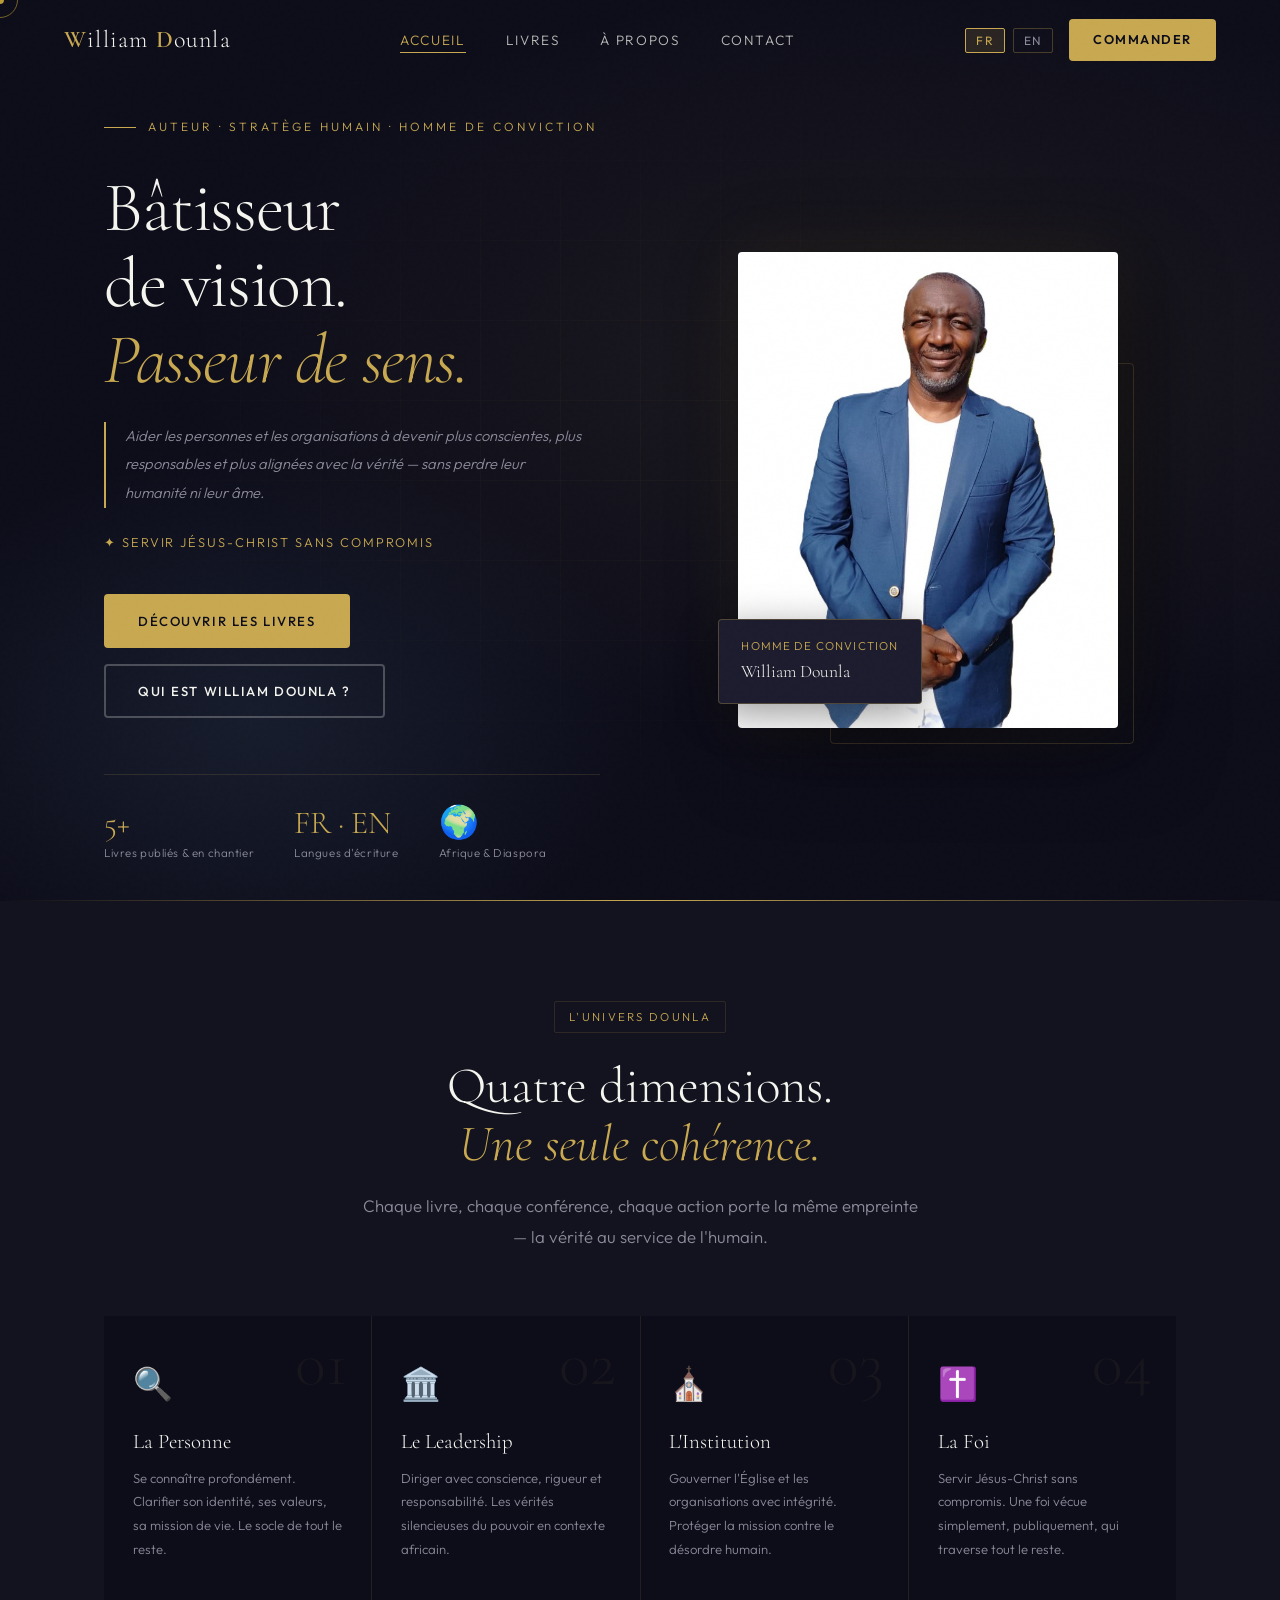
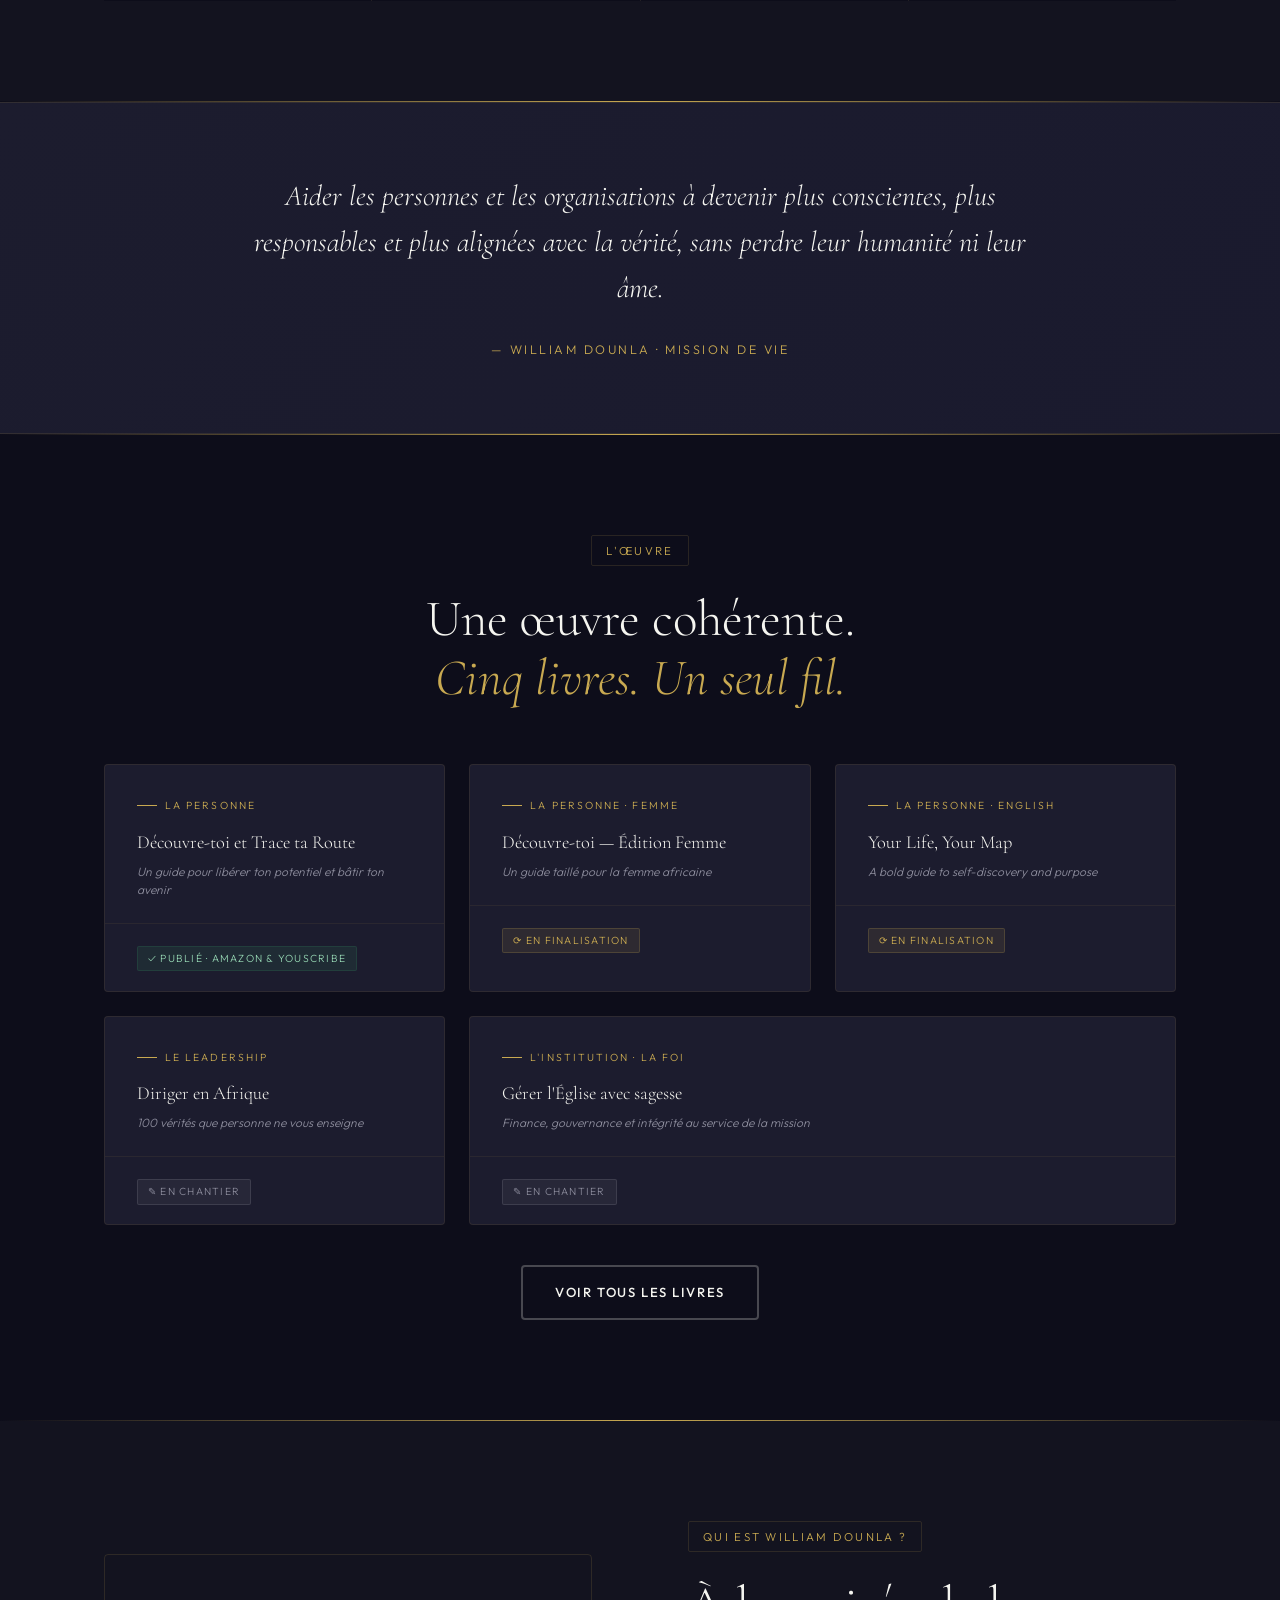
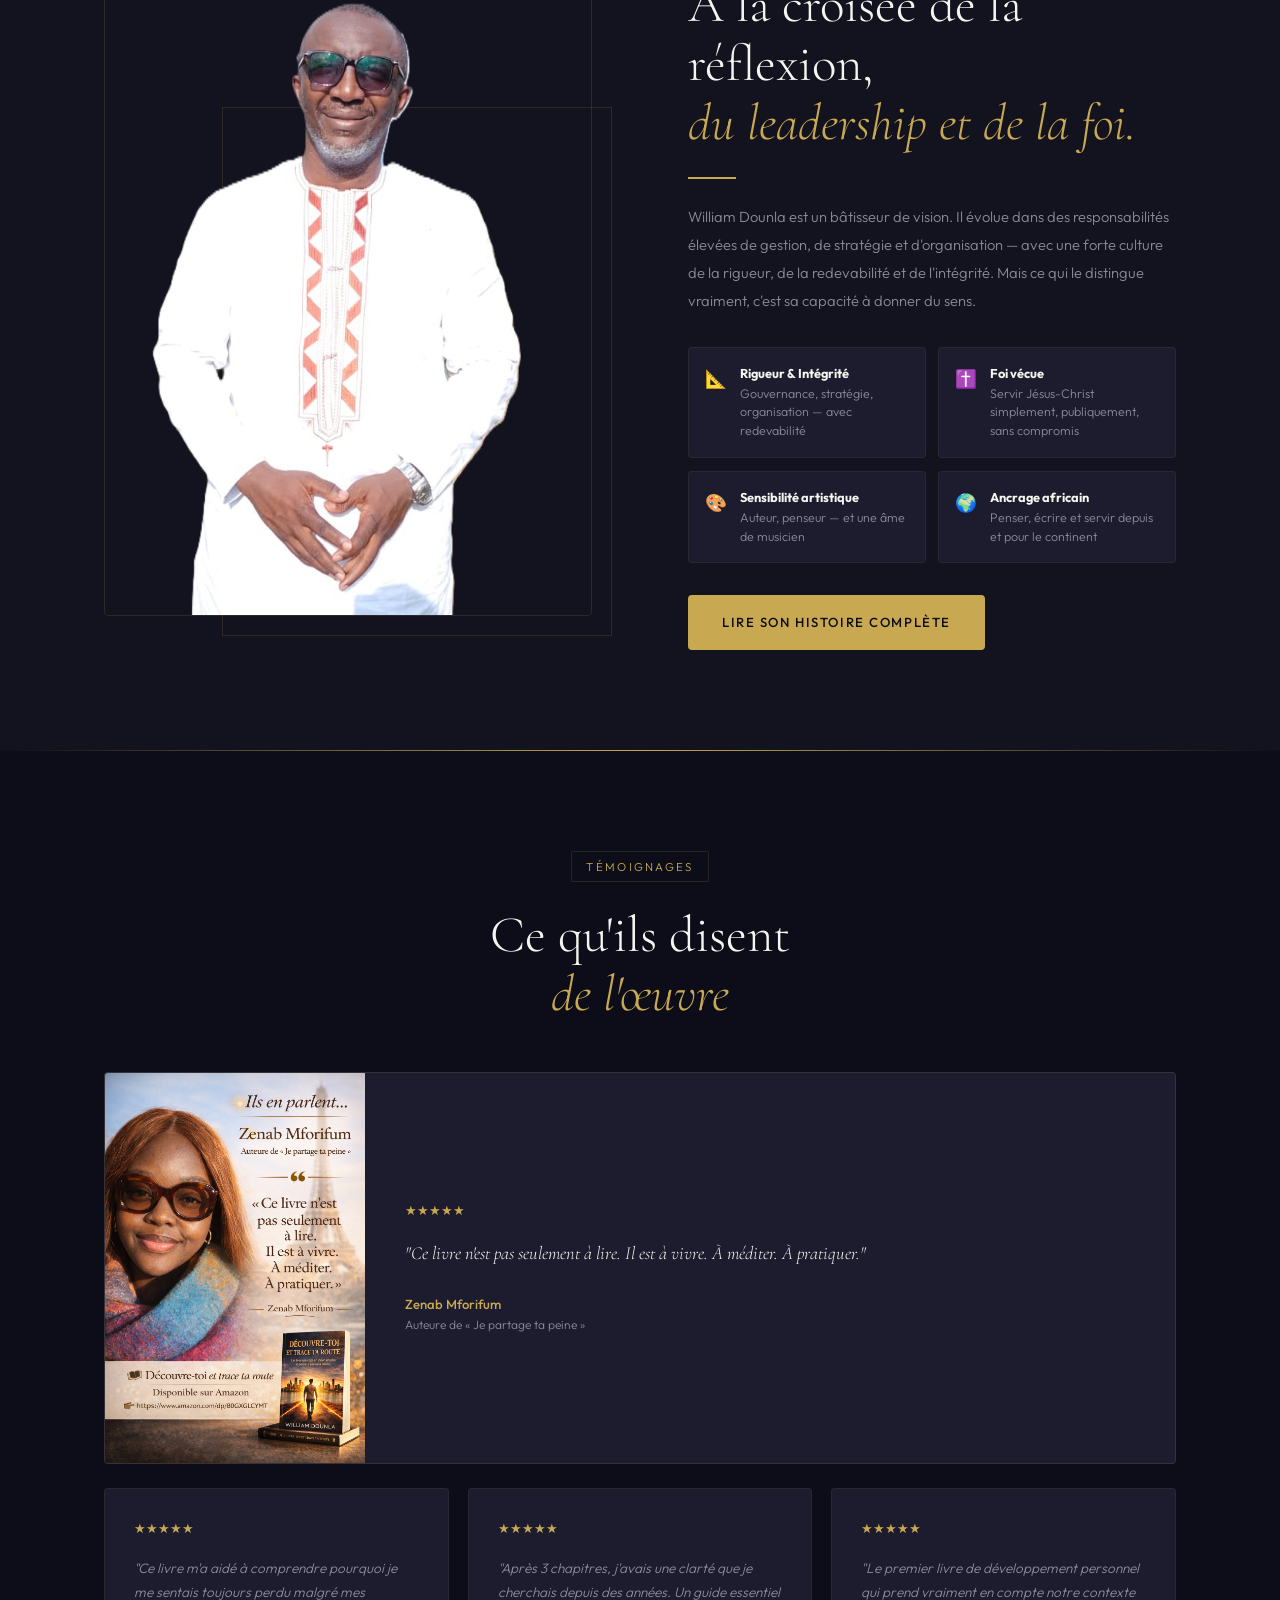
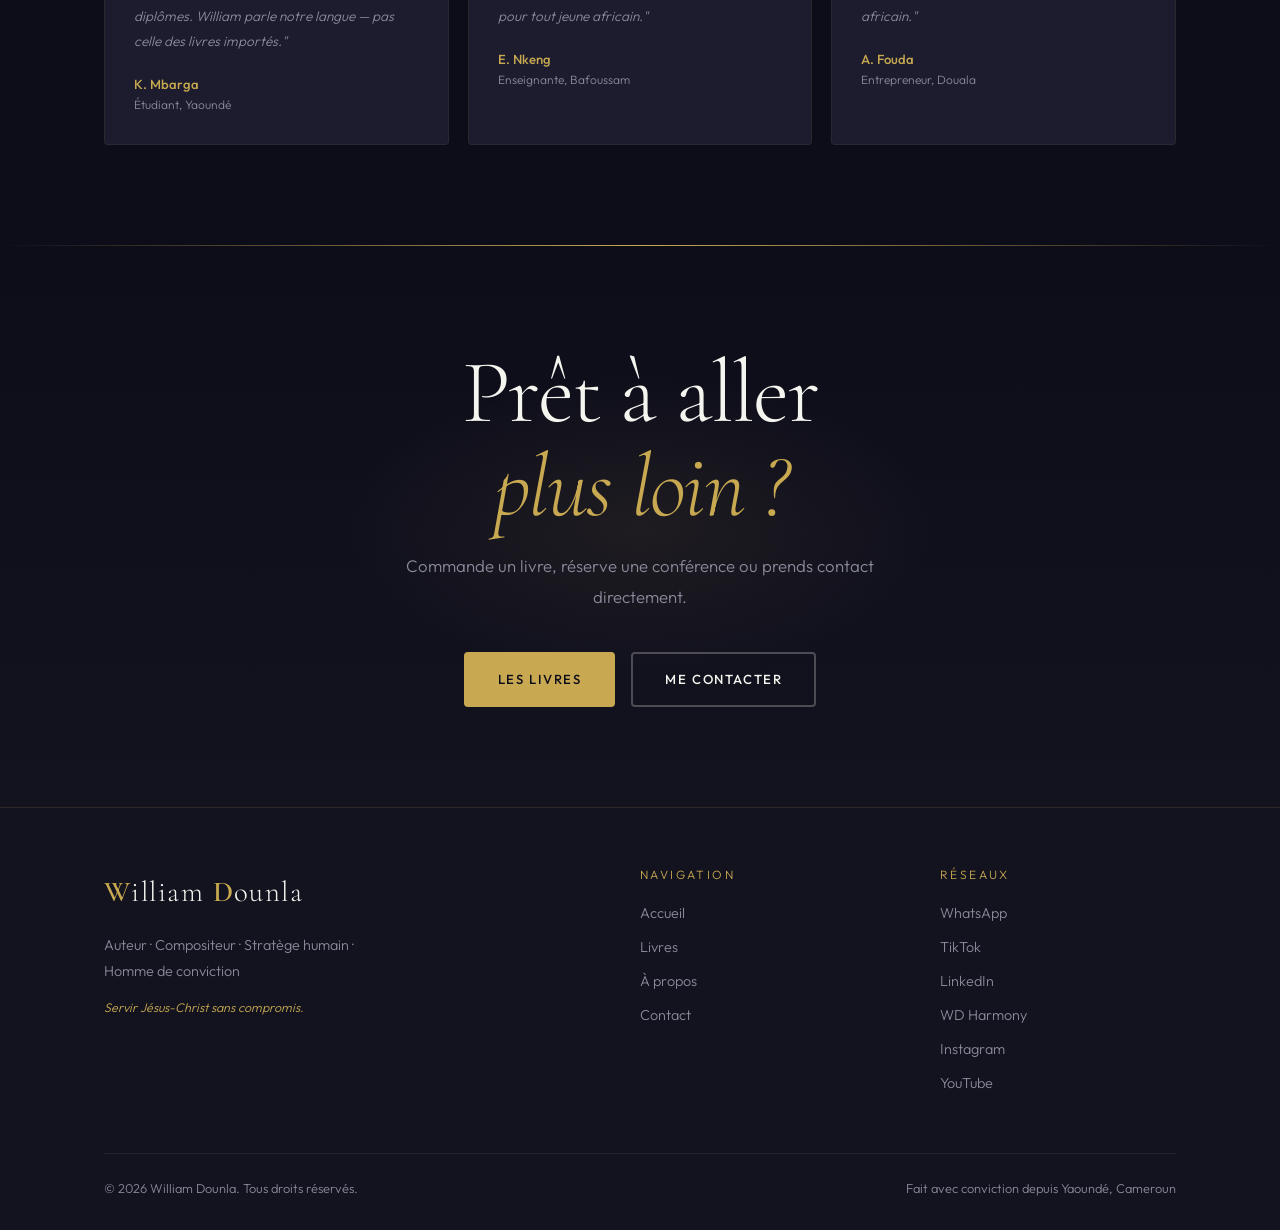
<file: index (1).html>
<!DOCTYPE html>
<html lang="fr">
<head>
  <meta charset="UTF-8" />
  <meta name="viewport" content="width=device-width, initial-scale=1.0" />
  <title>William Dounla — Auteur · Stratège humain · Homme de conviction</title>
  <meta name="description" content="William Dounla — Auteur, stratège humain et homme de conviction. Aider les personnes et les organisations à devenir plus conscientes, plus responsables et plus alignées avec la vérité." />
  <link rel="stylesheet" href="style.css" />
  <style>
    .hero { min-height:100vh; display:flex; align-items:center; position:relative; overflow:hidden; padding-top:var(--nav-h); }
    .hero-bg { position:absolute; inset:0; z-index:0; background:radial-gradient(ellipse 80% 60% at 70% 40%, rgba(200,169,81,0.08) 0%, transparent 70%), radial-gradient(ellipse 50% 50% at 20% 80%, rgba(46,64,87,0.3) 0%, transparent 60%); }
    .hero-grid { position:absolute; inset:0; z-index:0; background-image:linear-gradient(rgba(200,169,81,0.04) 1px, transparent 1px), linear-gradient(90deg, rgba(200,169,81,0.04) 1px, transparent 1px); background-size:80px 80px; mask-image:radial-gradient(ellipse at center, black 0%, transparent 70%); }
    .hero-content { position:relative; z-index:1; display:grid; grid-template-columns:1fr 1fr; gap:5rem; align-items:center; width:100%; max-width:1200px; margin:0 auto; padding:0 5vw; }
    .hero-eyebrow { display:flex; align-items:center; gap:12px; margin-bottom:2rem; }
    .hero-eyebrow span { font-size:0.75rem; letter-spacing:0.25em; text-transform:uppercase; color:var(--or); }
    .hero-eyebrow::before { content:''; display:block; width:32px; height:1px; background:var(--or); }
    .hero-title { font-family:var(--font-display); font-size:clamp(3rem,5.5vw,5rem); font-weight:300; line-height:1.08; letter-spacing:-0.02em; margin-bottom:1.5rem; }
    .hero-title em { font-style:italic; color:var(--or); display:block; }
    .hero-mission { font-size:0.92rem; color:var(--gris); line-height:1.95; margin-bottom:1.5rem; max-width:480px; border-left:2px solid var(--or); padding-left:1.2rem; font-style:italic; }
    .hero-conviction { font-size:0.8rem; color:var(--or); letter-spacing:0.15em; text-transform:uppercase; margin-bottom:2.5rem; }
    .hero-actions { display:flex; gap:1rem; flex-wrap:wrap; }
    .hero-stats { display:flex; gap:2.5rem; margin-top:3.5rem; padding-top:2rem; border-top:1px solid rgba(200,169,81,0.15); }
    .stat-num { font-family:var(--font-display); font-size:2rem; color:var(--or); font-weight:300; line-height:1; }
    .stat-label { font-size:0.72rem; color:var(--gris); letter-spacing:0.05em; margin-top:4px; }
    .hero-right { display:flex; justify-content:center; align-items:center; position:relative; }
    .hero-photo-wrap { position:relative; width:100%; max-width:380px; }
    .hero-photo { width:100%; display:block; border-radius:4px; box-shadow:20px 20px 80px rgba(0,0,0,0.5), 0 0 60px rgba(200,169,81,0.1); }
    .hero-photo-frame { position:absolute; bottom:-16px; right:-16px; width:80%; height:80%; border:1px solid rgba(200,169,81,0.25); border-radius:4px; z-index:-1; }
    .hero-photo-badge { position:absolute; bottom:24px; left:-20px; background:var(--nuit-3); border:1px solid rgba(200,169,81,0.3); padding:1rem 1.4rem; border-radius:var(--radius); box-shadow:0 10px 40px rgba(0,0,0,0.4); }
    .badge-text { font-size:0.72rem; color:var(--or); letter-spacing:0.1em; text-transform:uppercase; }
    .badge-name { font-family:var(--font-display); font-size:1.1rem; color:var(--blanc); margin-top:2px; }
    .univers-section { background:var(--nuit-2); }
    .univers-grid { display:grid; grid-template-columns:repeat(4,1fr); gap:1px; margin-top:4rem; background:rgba(200,169,81,0.08); }
    .univers-card { background:var(--nuit); padding:2.5rem 1.8rem; position:relative; overflow:hidden; transition:background var(--transition); }
    .univers-card:hover { background:var(--nuit-3); }
    .univers-card::before { content:''; position:absolute; top:0; left:0; right:0; height:2px; background:var(--or); transform:scaleX(0); transform-origin:left; transition:transform var(--transition); }
    .univers-card:hover::before { transform:scaleX(1); }
    .univers-icon { font-size:2rem; margin-bottom:1.2rem; }
    .univers-num { position:absolute; top:1rem; right:1.5rem; font-family:var(--font-display); font-size:4rem; color:rgba(200,169,81,0.06); font-weight:300; line-height:1; transition:color var(--transition); }
    .univers-card:hover .univers-num { color:rgba(200,169,81,0.12); }
    .univers-title { font-family:var(--font-display); font-size:1.3rem; margin-bottom:0.8rem; }
    .univers-desc { font-size:0.82rem; color:var(--gris); line-height:1.8; }
    .mission-strip { padding:70px 0; background:linear-gradient(135deg,var(--nuit-3) 0%,#1a1a2e 100%); border-top:1px solid rgba(200,169,81,0.12); border-bottom:1px solid rgba(200,169,81,0.12); text-align:center; position:relative; overflow:hidden; }
    .mission-strip blockquote { font-family:var(--font-display); font-size:clamp(1.2rem,2.5vw,1.8rem); font-style:italic; font-weight:300; color:var(--blanc); line-height:1.6; max-width:820px; margin:0 auto 1.5rem; position:relative; z-index:1; }
    .mission-strip cite { font-size:0.78rem; color:var(--or); letter-spacing:0.2em; text-transform:uppercase; font-style:normal; position:relative; z-index:1; }
    .livres-grid { display:grid; grid-template-columns:repeat(3,1fr); gap:1.5rem; margin-top:3.5rem; }
    .livre-card { background:var(--nuit-3); border:1px solid rgba(200,169,81,0.1); border-radius:var(--radius); overflow:hidden; transition:all var(--transition); }
    .livre-card:hover { border-color:rgba(200,169,81,0.3); transform:translateY(-5px); box-shadow:0 20px 60px rgba(0,0,0,0.3); }
    .livre-card-top { padding:2rem 2rem 1.5rem; border-bottom:1px solid rgba(200,169,81,0.08); }
    .livre-univers { font-size:0.65rem; letter-spacing:0.2em; text-transform:uppercase; color:var(--or); margin-bottom:1rem; display:flex; align-items:center; gap:8px; }
    .livre-univers::before { content:''; display:block; width:20px; height:1px; background:var(--or); }
    .livre-title { font-family:var(--font-display); font-size:1.15rem; line-height:1.3; margin-bottom:0.5rem; }
    .livre-subtitle { font-size:0.75rem; color:var(--gris); font-style:italic; line-height:1.5; }
    .livre-card-bottom { padding:1.2rem 2rem; }
    .livre-status { display:inline-block; font-size:0.65rem; letter-spacing:0.12em; text-transform:uppercase; padding:3px 10px; border-radius:2px; }
    .status-published { background:rgba(45,106,79,0.2); color:#95d5b2; border:1px solid rgba(45,106,79,0.3); }
    .status-soon { background:rgba(200,169,81,0.1); color:var(--or); border:1px solid rgba(200,169,81,0.2); }
    .status-wip { background:rgba(255,255,255,0.05); color:var(--gris); border:1px solid rgba(255,255,255,0.1); }
    .about-preview { display:grid; grid-template-columns:1fr 1fr; gap:6rem; align-items:center; }
    .about-img-wrap { position:relative; }
    .about-img-wrap img { width:100%; display:block; border-radius:var(--radius); border:1px solid rgba(200,169,81,0.15); }
    .about-img-frame { position:absolute; bottom:-20px; right:-20px; width:80%; height:80%; border:1px solid rgba(200,169,81,0.15); z-index:-1; }
    .pillars { display:grid; grid-template-columns:1fr 1fr; gap:0.8rem; margin:2rem 0; }
    .pillar { display:flex; gap:0.8rem; align-items:flex-start; padding:1rem; background:var(--nuit-3); border:1px solid rgba(200,169,81,0.08); border-radius:var(--radius); transition:border-color 0.3s; }
    .pillar:hover { border-color:rgba(200,169,81,0.25); }
    .pillar-icon { font-size:1.1rem; flex-shrink:0; }
    .pillar-text { font-size:0.78rem; color:var(--gris); line-height:1.5; }
    .pillar-text strong { display:block; color:var(--blanc); font-size:0.8rem; margin-bottom:2px; }
    .testi-featured { display:flex; gap:0; align-items:stretch; background:var(--nuit-3); border:1px solid rgba(200,169,81,0.15); border-radius:var(--radius); overflow:hidden; margin-bottom:1.5rem; }
    .testi-featured img { width:260px; object-fit:cover; object-position:top; flex-shrink:0; }
    .testi-featured-content { padding:2.5rem; display:flex; flex-direction:column; justify-content:center; }
    .testi-stars { color:var(--or); font-size:0.8rem; margin-bottom:1rem; }
    .testi-quote { font-family:var(--font-display); font-size:1.15rem; font-style:italic; color:var(--blanc); line-height:1.7; margin-bottom:1.5rem; }
    .testi-author { font-size:0.82rem; color:var(--or); font-weight:500; }
    .testi-role { font-size:0.75rem; color:var(--gris); }
    .testi-grid { display:grid; grid-template-columns:repeat(3,1fr); gap:1.2rem; }
    .testi-card { background:var(--nuit-3); border:1px solid rgba(200,169,81,0.08); padding:1.8rem; border-radius:var(--radius); transition:all var(--transition); }
    .testi-card:hover { border-color:rgba(200,169,81,0.25); transform:translateY(-3px); }
    .testi-text { font-size:0.85rem; color:var(--gris); line-height:1.8; margin-bottom:1.2rem; font-style:italic; }
    .cta-section { text-align:center; position:relative; overflow:hidden; background:linear-gradient(180deg,var(--nuit) 0%,var(--nuit-2) 100%); }
    .cta-glow { position:absolute; top:50%; left:50%; transform:translate(-50%,-50%); width:600px; height:300px; background:radial-gradient(ellipse, rgba(200,169,81,0.08) 0%, transparent 70%); pointer-events:none; }
    .cta-actions { display:flex; justify-content:center; gap:1rem; flex-wrap:wrap; }
    @media(max-width:900px){.hero-content{grid-template-columns:1fr;text-align:center}.hero-mission{margin:0 auto 1.5rem}.hero-actions{justify-content:center}.hero-stats{justify-content:center}.hero-right{display:none}.univers-grid{grid-template-columns:1fr 1fr}.livres-grid{grid-template-columns:1fr 1fr}.about-preview{grid-template-columns:1fr}.about-img-wrap{display:none}.testi-featured{flex-direction:column}.testi-featured img{width:100%;height:200px}.testi-grid{grid-template-columns:1fr}}
    @media(max-width:600px){.univers-grid{grid-template-columns:1fr}.livres-grid{grid-template-columns:1fr}.pillars{grid-template-columns:1fr}}
  </style>
</head>
<body>
<div class="cursor"><div class="cursor-dot" style="position:fixed"></div><div class="cursor-ring" style="position:fixed"></div></div>
<div class="mobile-menu"><button class="mobile-close">✕</button><a id="mob-accueil" href="index.html">Accueil</a><a id="mob-livre" href="livre.html">Livres</a><a id="mob-apropos" href="apropos.html">À propos</a><a id="mob-contact" href="contact.html">Contact</a></div>
<nav>
  <a class="nav-logo" href="index.html">W<span>illiam </span>D<span>ounla</span></a>
  <ul class="nav-links">
    <li><a id="nav-accueil" href="index.html" class="active">Accueil</a></li>
    <li><a id="nav-livre" href="livre.html">Livres</a></li>
    <li><a id="nav-apropos" href="apropos.html">À propos</a></li>
    <li><a id="nav-contact" href="contact.html">Contact</a></li>
  </ul>
  <div style="display:flex;align-items:center;gap:1rem;">
    <div class="nav-lang"><button class="lang-btn" data-lang="fr">FR</button><button class="lang-btn" data-lang="en">EN</button></div>
    <a id="nav-cta" class="nav-cta" href="livre.html">Commander</a>
    <button class="hamburger"><span></span><span></span><span></span></button>
  </div>
</nav>

<section class="hero">
  <div class="hero-bg"></div><div class="hero-grid"></div>
  <div class="hero-content">
    <div class="hero-left">
      <div class="hero-eyebrow"><span id="hero-eyebrow">Auteur · Stratège humain · Homme de conviction</span></div>
      <h1 class="hero-title" id="hero-title">Bâtisseur<br>de vision.<br><em>Passeur de sens.</em></h1>
      <p class="hero-mission" id="hero-mission">Aider les personnes et les organisations à devenir plus conscientes, plus responsables et plus alignées avec la vérité — sans perdre leur humanité ni leur âme.</p>
      <p class="hero-conviction" id="hero-conviction">✦ Servir Jésus-Christ sans compromis</p>
      <div class="hero-actions">
        <a id="hero-btn1" class="btn btn-gold" href="livre.html">Découvrir les livres <svg viewBox="0 0 24 24" fill="none" stroke="currentColor" stroke-width="2"><path d="M5 12h14M12 5l7 7-7 7"/></svg></a>
        <a id="hero-btn2" class="btn btn-outline" href="apropos.html">Qui est William Dounla ?</a>
      </div>
      <div class="hero-stats">
        <div><div class="stat-num" id="stat1-num">5+</div><div class="stat-label" id="stat1-label">Livres publiés & en chantier</div></div>
        <div><div class="stat-num" id="stat2-num">FR · EN</div><div class="stat-label" id="stat2-label">Langues d'écriture</div></div>
        <div><div class="stat-num">🌍</div><div class="stat-label" id="stat3-label">Afrique & Diaspora</div></div>
      </div>
    </div>
    <div class="hero-right">
      <div class="hero-photo-wrap">
        <img class="hero-photo" src="william-hero.jpeg" alt="William Dounla" />
        <div class="hero-photo-frame"></div>
        <div class="hero-photo-badge"><div class="badge-text" id="badge-text">Homme de conviction</div><div class="badge-name">William Dounla</div></div>
      </div>
    </div>
  </div>
</section>

<hr class="divider">

<section class="section univers-section">
  <div class="container">
    <div class="reveal" style="text-align:center;">
      <div class="tag" id="univers-tag">L'univers Dounla</div>
      <h2 class="section-title" id="univers-title">Quatre dimensions.<br><em>Une seule cohérence.</em></h2>
      <p class="lead" style="margin:0 auto;" id="univers-lead">Chaque livre, chaque conférence, chaque action porte la même empreinte — la vérité au service de l'humain.</p>
    </div>
    <div class="univers-grid">
      <div class="univers-card reveal reveal-delay-1"><div class="univers-num">01</div><div class="univers-icon">🔍</div><h3 class="univers-title" id="u1-title">La Personne</h3><p class="univers-desc" id="u1-desc">Se connaître profondément. Clarifier son identité, ses valeurs, sa mission de vie. Le socle de tout le reste.</p></div>
      <div class="univers-card reveal reveal-delay-2"><div class="univers-num">02</div><div class="univers-icon">🏛️</div><h3 class="univers-title" id="u2-title">Le Leadership</h3><p class="univers-desc" id="u2-desc">Diriger avec conscience, rigueur et responsabilité. Les vérités silencieuses du pouvoir en contexte africain.</p></div>
      <div class="univers-card reveal reveal-delay-3"><div class="univers-num">03</div><div class="univers-icon">⛪</div><h3 class="univers-title" id="u3-title">L'Institution</h3><p class="univers-desc" id="u3-desc">Gouverner l'Église et les organisations avec intégrité. Protéger la mission contre le désordre humain.</p></div>
      <div class="univers-card reveal reveal-delay-4"><div class="univers-num">04</div><div class="univers-icon">✝️</div><h3 class="univers-title" id="u4-title">La Foi</h3><p class="univers-desc" id="u4-desc">Servir Jésus-Christ sans compromis. Une foi vécue simplement, publiquement, qui traverse tout le reste.</p></div>
    </div>
  </div>
</section>

<hr class="divider">

<section class="mission-strip">
  <div class="container reveal">
    <blockquote id="mission-quote">Aider les personnes et les organisations à devenir plus conscientes, plus responsables et plus alignées avec la vérité, sans perdre leur humanité ni leur âme.</blockquote>
    <cite id="mission-cite">— William Dounla · Mission de vie</cite>
  </div>
</section>

<hr class="divider">

<section class="section">
  <div class="container">
    <div class="reveal" style="text-align:center;">
      <div class="tag" id="livres-tag">L'œuvre</div>
      <h2 class="section-title" id="livres-title">Une œuvre cohérente.<br><em>Cinq livres. Un seul fil.</em></h2>
    </div>
    <div class="livres-grid">
      <div class="livre-card reveal reveal-delay-1"><div class="livre-card-top"><div class="livre-univers" id="lv1-univers">La Personne</div><h3 class="livre-title" id="lv1-title">Découvre-toi et Trace ta Route</h3><p class="livre-subtitle" id="lv1-sub">Un guide pour libérer ton potentiel et bâtir ton avenir</p></div><div class="livre-card-bottom"><span class="livre-status status-published" id="lv1-status">✓ Publié · Amazon & YouScribe</span></div></div>
      <div class="livre-card reveal reveal-delay-2"><div class="livre-card-top"><div class="livre-univers" id="lv2-univers">La Personne · Femme</div><h3 class="livre-title" id="lv2-title">Découvre-toi — Édition Femme</h3><p class="livre-subtitle" id="lv2-sub">Un guide taillé pour la femme africaine — son identité, sa force, sa route</p></div><div class="livre-card-bottom"><span class="livre-status status-soon" id="lv2-status">⟳ En finalisation</span></div></div>
      <div class="livre-card reveal reveal-delay-3"><div class="livre-card-top"><div class="livre-univers" id="lv3-univers">La Personne · English</div><h3 class="livre-title" id="lv3-title">Your Life, Your Map</h3><p class="livre-subtitle" id="lv3-sub">A bold guide to self-discovery and purpose</p></div><div class="livre-card-bottom"><span class="livre-status status-soon" id="lv3-status">⟳ En finalisation</span></div></div>
      <div class="livre-card reveal reveal-delay-1"><div class="livre-card-top"><div class="livre-univers" id="lv4-univers">Le Leadership</div><h3 class="livre-title" id="lv4-title">Diriger en Afrique</h3><p class="livre-subtitle" id="lv4-sub">100 vérités que personne ne vous enseigne — pouvoir, gouvernance, responsabilité</p></div><div class="livre-card-bottom"><span class="livre-status status-wip" id="lv4-status">✎ En chantier</span></div></div>
      <div class="livre-card reveal reveal-delay-2" style="grid-column:span 2;"><div class="livre-card-top"><div class="livre-univers" id="lv5-univers">L'Institution · La Foi</div><h3 class="livre-title" id="lv5-title">Gérer l'Église avec sagesse</h3><p class="livre-subtitle" id="lv5-sub">Finance, gouvernance et intégrité au service de la mission — protéger l'œuvre de Dieu contre le désordre humain</p></div><div class="livre-card-bottom"><span class="livre-status status-wip" id="lv5-status">✎ En chantier</span></div></div>
    </div>
    <div style="text-align:center;margin-top:2.5rem;" class="reveal">
      <a id="livres-btn" class="btn btn-outline" href="livre.html">Voir tous les livres <svg viewBox="0 0 24 24" fill="none" stroke="currentColor" stroke-width="2"><path d="M5 12h14M12 5l7 7-7 7"/></svg></a>
    </div>
  </div>
</section>

<hr class="divider">

<section class="section" style="background:var(--nuit-2);">
  <div class="container">
    <div class="about-preview">
      <div class="about-img-wrap reveal"><img src="william-boubou.png" alt="William Dounla" /><div class="about-img-frame"></div></div>
      <div class="reveal reveal-delay-2">
        <div class="tag" id="about-tag">Qui est William Dounla ?</div>
        <h2 class="section-title" id="about-title">À la croisée de la réflexion,<br><em>du leadership et de la foi.</em></h2>
        <div class="or-line"></div>
        <p style="color:var(--gris);line-height:1.9;margin-bottom:1.5rem;font-size:0.92rem;" id="about-p">William Dounla est un bâtisseur de vision. Il évolue dans des responsabilités élevées de gestion, de stratégie et d'organisation — avec une forte culture de la rigueur, de la redevabilité et de l'intégrité. Mais ce qui le distingue vraiment, c'est sa capacité à donner du sens.</p>
        <div class="pillars">
          <div class="pillar"><div class="pillar-icon">📐</div><div class="pillar-text"><strong id="p1-t">Rigueur & Intégrité</strong><span id="p1-d">Gouvernance, stratégie, organisation — avec redevabilité</span></div></div>
          <div class="pillar"><div class="pillar-icon">✝️</div><div class="pillar-text"><strong id="p2-t">Foi vécue</strong><span id="p2-d">Servir Jésus-Christ simplement, publiquement, sans compromis</span></div></div>
          <div class="pillar"><div class="pillar-icon">🎨</div><div class="pillar-text"><strong id="p3-t">Sensibilité artistique</strong><span id="p3-d">Auteur, penseur — et une âme de musicien</span></div></div>
          <div class="pillar"><div class="pillar-icon">🌍</div><div class="pillar-text"><strong id="p4-t">Ancrage africain</strong><span id="p4-d">Penser, écrire et servir depuis et pour le continent</span></div></div>
        </div>
        <a id="about-btn" class="btn btn-gold" href="apropos.html">Lire son histoire complète <svg viewBox="0 0 24 24" fill="none" stroke="currentColor" stroke-width="2"><path d="M5 12h14M12 5l7 7-7 7"/></svg></a>
      </div>
    </div>
  </div>
</section>

<hr class="divider">

<section class="section" style="background:var(--nuit);">
  <div class="container">
    <div class="reveal" style="text-align:center;margin-bottom:3rem;"><div class="tag" id="testi-tag">Témoignages</div><h2 class="section-title" id="testi-title">Ce qu'ils disent<br><em>de l'œuvre</em></h2></div>
    <div class="testi-featured reveal">
      <img src="temoignage-zenab.png" alt="Zenab Mforifum" />
      <div class="testi-featured-content">
        <div class="testi-stars">★★★★★</div>
        <p class="testi-quote" id="testi-zenab-quote">"Ce livre n'est pas seulement à lire. Il est à vivre. À méditer. À pratiquer."</p>
        <div class="testi-author">Zenab Mforifum</div>
        <div class="testi-role">Auteure de « Je partage ta peine »</div>
      </div>
    </div>
    <div class="testi-grid">
      <div class="testi-card reveal reveal-delay-1"><div class="testi-stars">★★★★★</div><p class="testi-text" id="testi1">"Ce livre m'a aidé à comprendre pourquoi je me sentais toujours perdu malgré mes diplômes. William parle notre langue — pas celle des livres importés."</p><div class="testi-author" id="testi1-author">K. Mbarga</div><div class="testi-role">Étudiant, Yaoundé</div></div>
      <div class="testi-card reveal reveal-delay-2"><div class="testi-stars">★★★★★</div><p class="testi-text" id="testi2">"Après 3 chapitres, j'avais une clarté que je cherchais depuis des années. Un guide essentiel pour tout jeune africain qui veut comprendre sa mission."</p><div class="testi-author" id="testi2-author">E. Nkeng</div><div class="testi-role">Enseignante, Bafoussam</div></div>
      <div class="testi-card reveal reveal-delay-3"><div class="testi-stars">★★★★★</div><p class="testi-text" id="testi3">"Le premier livre de développement personnel qui prend vraiment en compte notre contexte africain. Les exercices sont concrets et applicables."</p><div class="testi-author" id="testi3-author">A. Fouda</div><div class="testi-role">Entrepreneur, Douala</div></div>
    </div>
  </div>
</section>

<hr class="divider">

<section class="section cta-section">
  <div class="cta-glow"></div>
  <div class="container reveal" style="position:relative;z-index:1;">
    <h2 class="display-title" id="cta-title">Prêt à aller<br><em>plus loin ?</em></h2>
    <p class="lead" style="margin:1rem auto 2.5rem;text-align:center;" id="cta-text">Commande un livre, réserve une conférence ou prends contact directement.</p>
    <div class="cta-actions">
      <a id="cta-btn1" class="btn btn-gold" href="livre.html">Les livres <svg viewBox="0 0 24 24" fill="none" stroke="currentColor" stroke-width="2"><path d="M5 12h14M12 5l7 7-7 7"/></svg></a>
      <a id="cta-btn2" class="btn btn-outline" href="contact.html">Me contacter</a>
    </div>
  </div>
</section>

<footer>
  <div class="container">
    <div class="footer-grid">
      <div class="footer-brand">
        <a class="nav-logo" href="index.html">W<span>illiam </span>D<span>ounla</span></a>
        <p id="footer-tagline">Auteur · Stratège humain · Homme de conviction</p>
        <p style="font-size:0.78rem;color:var(--or);margin-top:0.8rem;font-style:italic;" id="footer-mission">Servir Jésus-Christ sans compromis.</p>
      </div>
      <div class="footer-col"><h4 id="footer-nav-title">Navigation</h4><a id="footer-link-accueil" href="index.html">Accueil</a><a id="footer-link-livre" href="livre.html">Livres</a><a id="footer-link-apropos" href="apropos.html">À propos</a><a id="footer-link-contact" href="contact.html">Contact</a></div>
      <div class="footer-col"><h4 id="footer-social-title">Réseaux</h4><a href="https://wa.me/237699545260" target="_blank">WhatsApp</a><a href="#" target="_blank">TikTok</a>
        <a href="https://www.linkedin.com/in/william-dounla-b7b93088/" target="_blank">LinkedIn</a>
        <a href="https://suno.com/@williamdounla" target="_blank">WD Harmony</a><a href="#" target="_blank">Instagram</a><a href="#" target="_blank">YouTube</a></div>
    </div>
    <div class="footer-bottom"><p id="footer-rights">© 2026 William Dounla. Tous droits réservés.</p><p id="footer-made">Fait avec conviction depuis Yaoundé, Cameroun</p></div>
  </div>
</footer>

<script src="main.js"></script>
<script>
function updatePageLang(lang){
  const t={fr:{eyebrow:"Auteur · Stratège humain · Homme de conviction",title:"Bâtisseur<br>de vision.<br><em>Passeur de sens.</em>",mission:"Aider les personnes et les organisations à devenir plus conscientes, plus responsables et plus alignées avec la vérité — sans perdre leur humanité ni leur âme.",conviction:"✦ Servir Jésus-Christ sans compromis",btn1:"Découvrir les livres",btn2:"Qui est William Dounla ?",badge:"Homme de conviction",s1n:"5+",s1l:"Livres publiés & en chantier",s2n:"FR · EN",s2l:"Langues d'écriture",s3l:"Afrique & Diaspora",uTag:"L'univers Dounla",uTitle:"Quatre dimensions.<br><em>Une seule cohérence.</em>",uLead:"Chaque livre, chaque conférence, chaque action porte la même empreinte — la vérité au service de l'humain.",u1t:"La Personne",u1d:"Se connaître profondément. Clarifier son identité, ses valeurs, sa mission de vie. Le socle de tout le reste.",u2t:"Le Leadership",u2d:"Diriger avec conscience, rigueur et responsabilité. Les vérités silencieuses du pouvoir en contexte africain.",u3t:"L'Institution",u3d:"Gouverner l'Église et les organisations avec intégrité. Protéger la mission contre le désordre humain.",u4t:"La Foi",u4d:"Servir Jésus-Christ sans compromis. Une foi vécue simplement, publiquement, qui traverse tout le reste.",mQ:"Aider les personnes et les organisations à devenir plus conscientes, plus responsables et plus alignées avec la vérité, sans perdre leur humanité ni leur âme.",mC:"— William Dounla · Mission de vie",lTag:"L'œuvre",lTitle:"Une œuvre cohérente.<br><em>Cinq livres. Un seul fil.</em>",lv1u:"La Personne",lv1t:"Découvre-toi et Trace ta Route",lv1s:"Un guide pour libérer ton potentiel et bâtir ton avenir",lv1st:"✓ Publié · Amazon & YouScribe",lv2u:"La Personne · Femme",lv2t:"Découvre-toi — Édition Femme",lv2s:"Un guide taillé pour la femme africaine",lv2st:"⟳ En finalisation",lv3u:"La Personne · English",lv3t:"Your Life, Your Map",lv3s:"A bold guide to self-discovery and purpose",lv3st:"⟳ En finalisation",lv4u:"Le Leadership",lv4t:"Diriger en Afrique",lv4s:"100 vérités que personne ne vous enseigne",lv4st:"✎ En chantier",lv5u:"L'Institution · La Foi",lv5t:"Gérer l'Église avec sagesse",lv5s:"Finance, gouvernance et intégrité au service de la mission",lv5st:"✎ En chantier",lBtn:"Voir tous les livres",aTag:"Qui est William Dounla ?",aTitle:"À la croisée de la réflexion,<br><em>du leadership et de la foi.</em>",aP:"William Dounla est un bâtisseur de vision. Il évolue dans des responsabilités élevées de gestion, de stratégie et d'organisation — avec une forte culture de la rigueur, de la redevabilité et de l'intégrité. Mais ce qui le distingue vraiment, c'est sa capacité à donner du sens.",p1t:"Rigueur & Intégrité",p1d:"Gouvernance, stratégie, organisation — avec redevabilité",p2t:"Foi vécue",p2d:"Servir Jésus-Christ simplement, publiquement, sans compromis",p3t:"Sensibilité artistique",p3d:"Auteur, penseur — et une âme de musicien",p4t:"Ancrage africain",p4d:"Penser, écrire et servir depuis et pour le continent",aBtn:"Lire son histoire complète",tTag:"Témoignages",tTitle:"Ce qu'ils disent<br><em>de l'œuvre</em>",zenab:"\"Ce livre n'est pas seulement à lire. Il est à vivre. À méditer. À pratiquer.\"",t1:"\"Ce livre m'a aidé à comprendre pourquoi je me sentais toujours perdu malgré mes diplômes. William parle notre langue — pas celle des livres importés.\"",t2:"\"Après 3 chapitres, j'avais une clarté que je cherchais depuis des années. Un guide essentiel pour tout jeune africain.\"",t3:"\"Le premier livre de développement personnel qui prend vraiment en compte notre contexte africain.\"",cTitle:"Prêt à aller<br><em>plus loin ?</em>",cText:"Commande un livre, réserve une conférence ou prends contact directement.",cBtn1:"Les livres",cBtn2:"Me contacter",fMission:"Servir Jésus-Christ sans compromis.",fMade:"Fait avec conviction depuis Yaoundé, Cameroun"},en:{eyebrow:"Author · Human Strategist · Man of Conviction",title:"Vision<br>Builder.<br><em>Sense Maker.</em>",mission:"Helping people and organizations become more conscious, more responsible and more aligned with truth — without losing their humanity or their soul.",conviction:"✦ Serving Jesus Christ without compromise",btn1:"Discover the books",btn2:"Who is William Dounla?",badge:"Man of Conviction",s1n:"5+",s1l:"Books published & in progress",s2n:"FR · EN",s2l:"Writing languages",s3l:"Africa & Diaspora",uTag:"The Dounla Universe",uTitle:"Four dimensions.<br><em>One coherence.</em>",uLead:"Every book, every conference, every action carries the same mark — truth in service of the human.",u1t:"The Person",u1d:"Knowing yourself deeply. Clarifying identity, values, life mission. The foundation of everything else.",u2t:"Leadership",u2d:"Leading with consciousness, rigor and responsibility. The silent truths of power in the African context.",u3t:"The Institution",u3d:"Governing the Church and organizations with integrity. Protecting the mission against human disorder.",u4t:"Faith",u4d:"Serving Jesus Christ without compromise. A faith lived simply, publicly, running through everything.",mQ:"Helping people and organizations become more conscious, more responsible and more aligned with truth, without losing their humanity or their soul.",mC:"— William Dounla · Life Mission",lTag:"The Work",lTitle:"A coherent body of work.<br><em>Five books. One thread.</em>",lv1u:"The Person",lv1t:"Discover Yourself and Trace Your Path",lv1s:"A guide to unleash your potential and build your future",lv1st:"✓ Published · Amazon & YouScribe",lv2u:"The Person · Woman",lv2t:"Discover Yourself — Woman's Edition",lv2s:"A guide crafted for the African woman",lv2st:"⟳ In progress",lv3u:"The Person · English",lv3t:"Your Life, Your Map",lv3s:"A bold guide to self-discovery and purpose",lv3st:"⟳ In progress",lv4u:"Leadership",lv4t:"Leading in Africa",lv4s:"100 truths nobody teaches you",lv4st:"✎ In writing",lv5u:"Institution · Faith",lv5t:"Managing the Church with Wisdom",lv5s:"Finance, governance and integrity in service of the mission",lv5st:"✎ In writing",lBtn:"See all books",aTag:"Who is William Dounla?",aTitle:"At the crossroads of reflection,<br><em>leadership and faith.</em>",aP:"William Dounla is a vision builder. He operates in high-level responsibilities of management, strategy and organization — with a strong culture of rigor, accountability and integrity. But what truly distinguishes him is his capacity to give meaning.",p1t:"Rigor & Integrity",p1d:"Governance, strategy, organization — with accountability",p2t:"Lived Faith",p2d:"Serving Jesus Christ simply, publicly, without compromise",p3t:"Artistic sensitivity",p3d:"Author, thinker — and a musician's soul",p4t:"African grounding",p4d:"Thinking, writing and serving from and for the continent",aBtn:"Read his full story",tTag:"Testimonials",tTitle:"What they say<br><em>about the work</em>",zenab:"\"This book is not just to be read. It is to be lived. To be meditated. To be practiced.\"",t1:"\"This book helped me understand why I always felt lost despite my degrees. William speaks our language — not that of imported books.\"",t2:"\"After 3 chapters, I had clarity I had been searching for years. An essential guide for every young African.\"",t3:"\"The first personal development book that truly takes our African context into account.\"",cTitle:"Ready to go<br><em>further?</em>",cText:"Order a book, book a conference or get in touch directly.",cBtn1:"The books",cBtn2:"Contact me",fMission:"Serving Jesus Christ without compromise.",fMade:"Made with conviction from Yaoundé, Cameroon"}};
  const d=t[lang];
  const s=(id,v,h)=>{const e=document.getElementById(id);if(e){if(h)e.innerHTML=v;else e.textContent=v;}};
  s('hero-eyebrow',d.eyebrow);s('hero-title',d.title,1);s('hero-mission',d.mission);s('hero-conviction',d.conviction);s('hero-btn1',d.btn1);s('hero-btn2',d.btn2);s('badge-text',d.badge);
  s('stat1-num',d.s1n);s('stat1-label',d.s1l);s('stat2-num',d.s2n);s('stat2-label',d.s2l);s('stat3-label',d.s3l);
  s('univers-tag',d.uTag);s('univers-title',d.uTitle,1);s('univers-lead',d.uLead);
  s('u1-title',d.u1t);s('u1-desc',d.u1d);s('u2-title',d.u2t);s('u2-desc',d.u2d);s('u3-title',d.u3t);s('u3-desc',d.u3d);s('u4-title',d.u4t);s('u4-desc',d.u4d);
  s('mission-quote',d.mQ);s('mission-cite',d.mC);
  s('livres-tag',d.lTag);s('livres-title',d.lTitle,1);
  s('lv1-univers',d.lv1u);s('lv1-title',d.lv1t);s('lv1-sub',d.lv1s);s('lv1-status',d.lv1st);
  s('lv2-univers',d.lv2u);s('lv2-title',d.lv2t);s('lv2-sub',d.lv2s);s('lv2-status',d.lv2st);
  s('lv3-univers',d.lv3u);s('lv3-title',d.lv3t);s('lv3-sub',d.lv3s);s('lv3-status',d.lv3st);
  s('lv4-univers',d.lv4u);s('lv4-title',d.lv4t);s('lv4-sub',d.lv4s);s('lv4-status',d.lv4st);
  s('lv5-univers',d.lv5u);s('lv5-title',d.lv5t);s('lv5-sub',d.lv5s);s('lv5-status',d.lv5st);
  s('livres-btn',d.lBtn);
  s('about-tag',d.aTag);s('about-title',d.aTitle,1);s('about-p',d.aP);
  s('p1-t',d.p1t);s('p1-d',d.p1d);s('p2-t',d.p2t);s('p2-d',d.p2d);s('p3-t',d.p3t);s('p3-d',d.p3d);s('p4-t',d.p4t);s('p4-d',d.p4d);
  s('about-btn',d.aBtn);
  s('testi-tag',d.tTag);s('testi-title',d.tTitle,1);s('testi-zenab-quote',d.zenab);s('testi1',d.t1);s('testi2',d.t2);s('testi3',d.t3);
  s('cta-title',d.cTitle,1);s('cta-text',d.cText);s('cta-btn1',d.cBtn1);s('cta-btn2',d.cBtn2);
  s('footer-mission',d.fMission);s('footer-made',d.fMade);
}
</script>
</body>
</html>
</file>
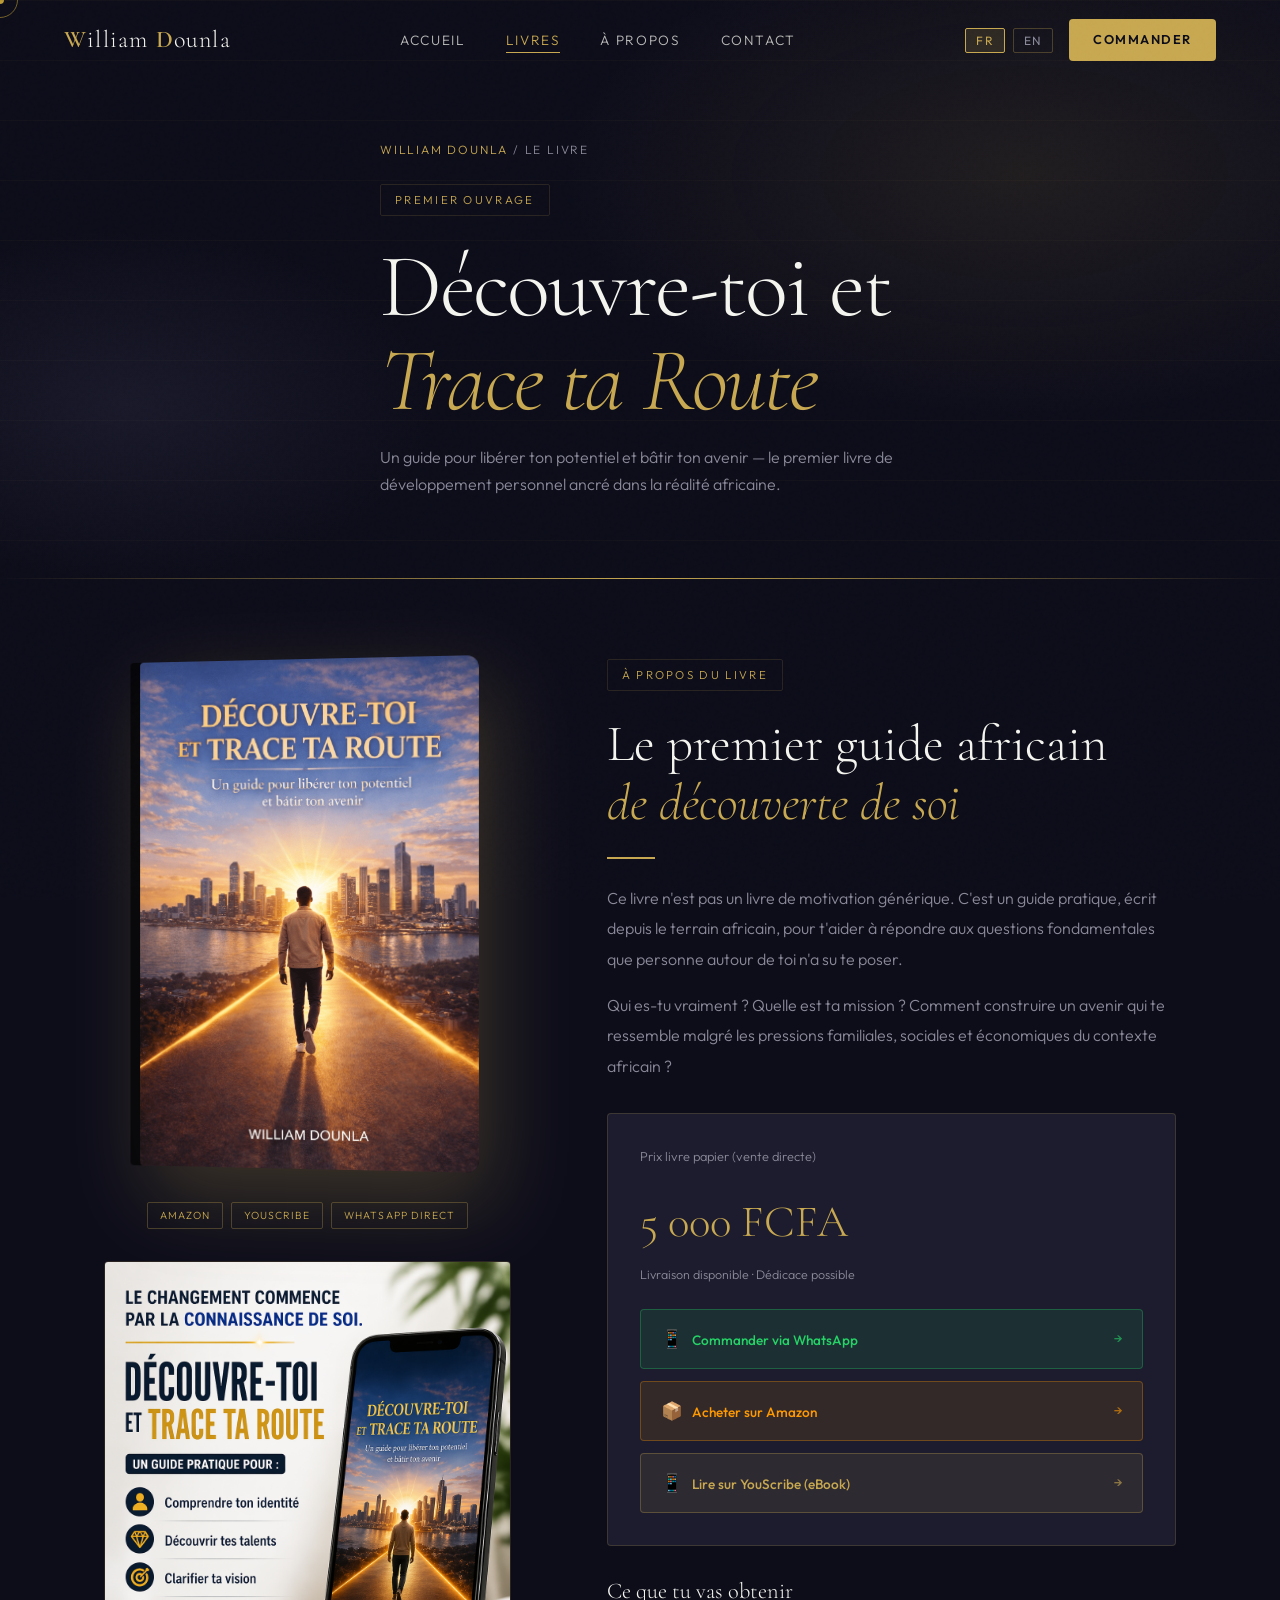
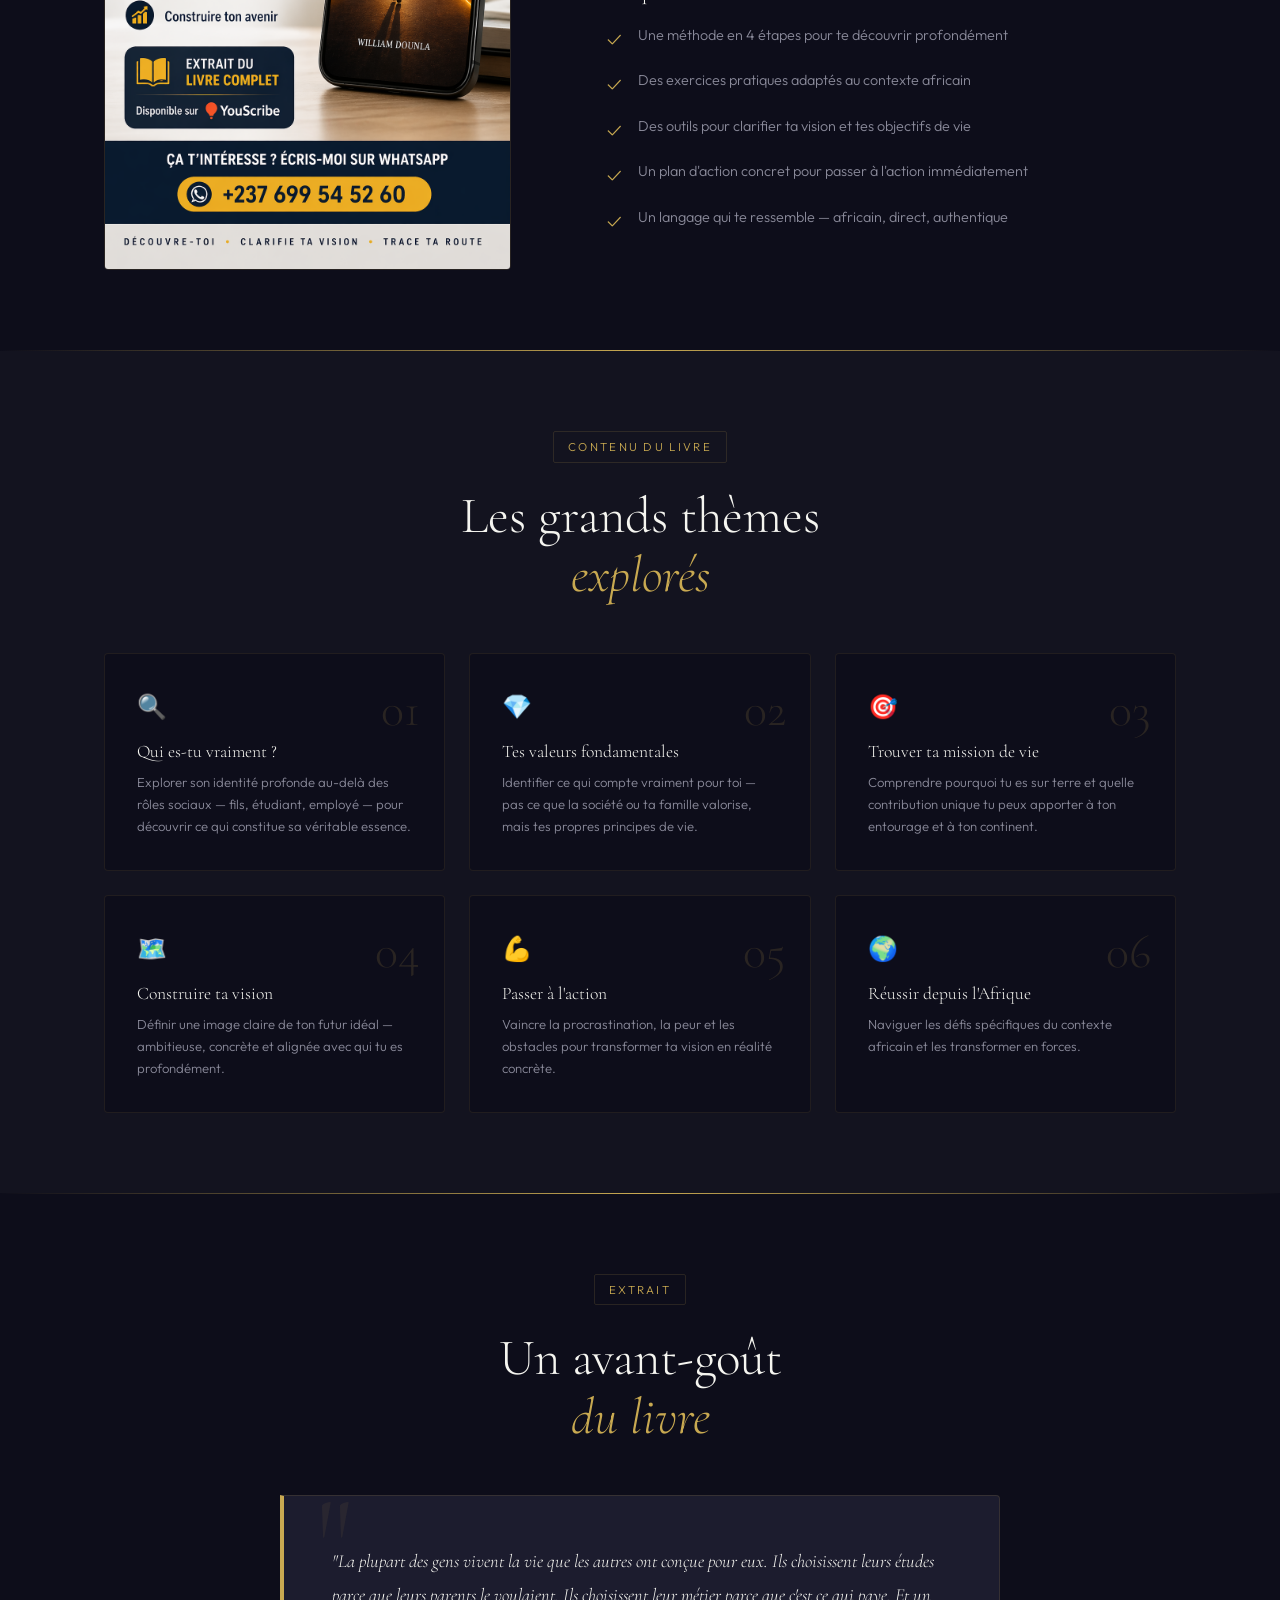
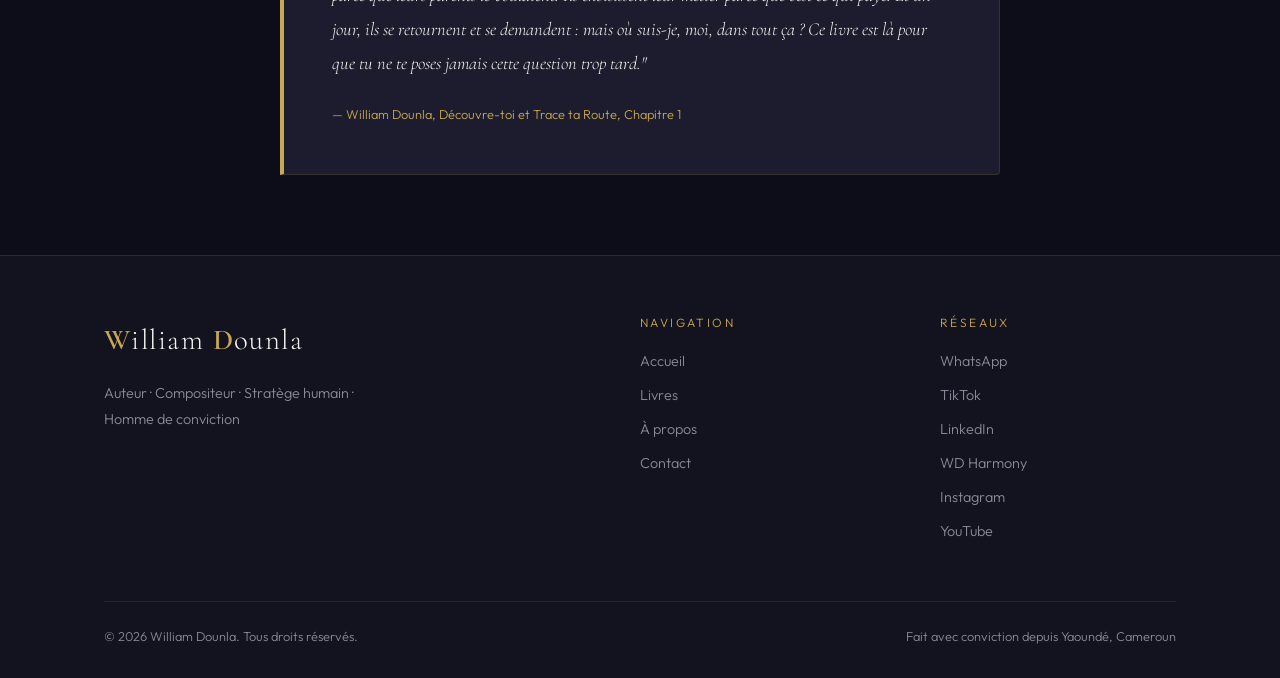
<file: livre (1).html>
<!DOCTYPE html>
<html lang="fr">
<head>
  <meta charset="UTF-8" />
  <meta name="viewport" content="width=device-width, initial-scale=1.0" />
  <title>Le Livre — William Dounla</title>
  <meta name="description" content="Découvre-toi et Trace ta Route — Commande le livre de William Dounla sur Amazon, YouScribe ou en vente directe." />
  <link rel="stylesheet" href="style.css" />
  <style>
    /* ── PAGE HERO ── */
    .page-hero {
      min-height: 60vh; display: flex; align-items: flex-end;
      padding: calc(var(--nav-h) + 60px) 0 80px;
      position: relative; overflow: hidden;
    }
    .page-hero-bg {
      position: absolute; inset: 0;
      background: radial-gradient(ellipse 60% 70% at 80% 30%, rgba(200,169,81,0.1) 0%, transparent 60%),
                  radial-gradient(ellipse 40% 50% at 10% 70%, rgba(28,28,46,0.8) 0%, transparent 60%);
    }
    .page-hero-lines {
      position: absolute; inset: 0;
      background-image: linear-gradient(rgba(200,169,81,0.03) 1px, transparent 1px);
      background-size: 100% 60px;
    }
    .page-hero .container { position: relative; z-index: 1; }
    .page-breadcrumb {
      font-size: 0.75rem; letter-spacing: 0.15em; text-transform: uppercase;
      color: var(--gris); margin-bottom: 1.5rem;
    }
    .page-breadcrumb a { color: var(--or); text-decoration: none; }
    .page-breadcrumb a::after { content: ' /'; color: var(--gris); }

    /* ── BOOK SECTION ── */
    .book-section { padding: 80px 0; }
    .book-layout {
      display: grid; grid-template-columns: 1fr 1.4fr;
      gap: 6rem; align-items: start;
    }
    .book-cover-large {
      position: sticky; top: calc(var(--nav-h) + 2rem);
    }
    .book-3d {
      width: 100%; max-width: 340px; margin: 0 auto;
      perspective: 1000px;
    }
    .book-3d-inner {
      width: 100%; aspect-ratio: 0.7;
      background: linear-gradient(145deg, var(--nuit-3), #1a1a2e);
      border: 1px solid rgba(200,169,81,0.35);
      border-radius: 4px 14px 14px 4px;
      display: flex; flex-direction: column; align-items: center; justify-content: center;
      padding: 3rem 2rem;
      box-shadow: -10px 0 0 rgba(0,0,0,0.7), 0 30px 80px rgba(200,169,81,0.2), 20px 20px 60px rgba(0,0,0,0.5);
      position: relative; overflow: hidden;
      transform: rotateY(-8deg);
      transition: transform 0.5s;
    }
    .book-3d:hover .book-3d-inner { transform: rotateY(0deg); }
    .book-3d-inner::before {
      content: ''; position: absolute; top: 0; left: 0; bottom: 0; width: 8px;
      background: linear-gradient(180deg, var(--or) 0%, #8B6914 100%);
    }
    .book-3d-inner::after {
      content: ''; position: absolute; inset: 0;
      background: radial-gradient(ellipse at 30% 20%, rgba(200,169,81,0.1) 0%, transparent 60%);
    }
    .book-3d-content { position: relative; z-index: 1; text-align: center; }
    .book-3d-emoji { font-size: 4rem; margin-bottom: 1.5rem; }
    .book-3d-author { font-size: 0.65rem; letter-spacing: 0.3em; text-transform: uppercase; color: var(--or); margin-bottom: 1rem; }
    .book-3d-title { font-family: var(--font-display); font-size: 1.6rem; font-weight: 600; color: var(--blanc); line-height: 1.2; margin-bottom: 1rem; }
    .book-3d-sub { font-size: 0.72rem; color: var(--gris); font-style: italic; line-height: 1.6; }
    .book-badges {
      display: flex; gap: 0.5rem; flex-wrap: wrap; margin-top: 1.5rem;
      justify-content: center;
    }
    .badge {
      font-size: 0.65rem; letter-spacing: 0.1em; text-transform: uppercase;
      border: 1px solid rgba(200,169,81,0.3); color: var(--or);
      padding: 4px 12px; border-radius: 2px;
    }

    /* ── Book Details ── */
    .book-price-block {
      background: var(--nuit-3); border: 1px solid rgba(200,169,81,0.2);
      padding: 2rem; border-radius: var(--radius); margin-bottom: 2rem;
    }
    .price-main { font-family: var(--font-display); font-size: 2.8rem; color: var(--or); font-weight: 300; }
    .price-label { font-size: 0.8rem; color: var(--gris); margin-bottom: 1rem; }
    .order-options { display: flex; flex-direction: column; gap: 0.75rem; margin-top: 1.5rem; }
    .order-btn {
      display: flex; align-items: center; justify-content: space-between;
      padding: 14px 20px; border-radius: var(--radius);
      text-decoration: none; font-size: 0.85rem; font-weight: 500;
      transition: all 0.3s; border: 1px solid;
    }
    .order-btn-whatsapp {
      background: rgba(37,211,102,0.1); border-color: rgba(37,211,102,0.3);
      color: #25D366;
    }
    .order-btn-whatsapp:hover { background: rgba(37,211,102,0.2); transform: translateX(4px); }
    .order-btn-amazon {
      background: rgba(255,153,0,0.1); border-color: rgba(255,153,0,0.3);
      color: #FF9900;
    }
    .order-btn-amazon:hover { background: rgba(255,153,0,0.2); transform: translateX(4px); }
    .order-btn-youscribe {
      background: rgba(200,169,81,0.1); border-color: rgba(200,169,81,0.3);
      color: var(--or);
    }
    .order-btn-youscribe:hover { background: var(--or-dim); transform: translateX(4px); }
    .order-btn-icon { font-size: 1.1rem; }
    .order-btn-arrow { font-size: 0.8rem; opacity: 0.6; }

    /* ── Chapters ── */
    .chapters-section { background: var(--nuit-2); padding: 80px 0; }
    .chapters-grid {
      display: grid; grid-template-columns: repeat(3, 1fr);
      gap: 1.5rem; margin-top: 3rem;
    }
    .chapter-card {
      background: var(--nuit); border: 1px solid rgba(200,169,81,0.1);
      padding: 2rem; border-radius: var(--radius);
      transition: all var(--transition); position: relative;
    }
    .chapter-card:hover { border-color: rgba(200,169,81,0.3); transform: translateY(-3px); }
    .chapter-num {
      font-family: var(--font-display); font-size: 3rem;
      color: rgba(200,169,81,0.15); font-weight: 300;
      position: absolute; top: 1rem; right: 1.5rem;
    }
    .chapter-icon { font-size: 1.5rem; margin-bottom: 1rem; }
    .chapter-title { font-family: var(--font-display); font-size: 1.1rem; margin-bottom: 0.5rem; }
    .chapter-desc { font-size: 0.82rem; color: var(--gris); line-height: 1.7; }

    /* ── Extract ── */
    .extract-section { padding: 80px 0; }
    .extract-block {
      max-width: 720px; margin: 3rem auto 0;
      background: var(--nuit-3); border: 1px solid rgba(200,169,81,0.15);
      border-left: 4px solid var(--or);
      padding: 3rem; border-radius: 0 var(--radius) var(--radius) 0;
      position: relative;
    }
    .extract-block::before {
      content: '"'; position: absolute; top: -1rem; left: 2rem;
      font-family: var(--font-display); font-size: 8rem; color: rgba(200,169,81,0.08);
      line-height: 1;
    }
    .extract-text {
      font-family: var(--font-display); font-size: 1.15rem;
      font-style: italic; color: var(--blanc); line-height: 1.85;
      position: relative; z-index: 1;
    }
    .extract-source { margin-top: 1.5rem; font-size: 0.8rem; color: var(--or); }

    /* RESPONSIVE */
    @media (max-width: 900px) {
      .book-layout { grid-template-columns: 1fr; }
      .book-cover-large { position: static; }
      .book-3d { max-width: 260px; }
      .chapters-grid { grid-template-columns: 1fr 1fr; }
    }
    @media (max-width: 600px) {
      .chapters-grid { grid-template-columns: 1fr; }
    }
  </style>
</head>
<body>

<div class="cursor">
  <div class="cursor-dot" style="position:fixed"></div>
  <div class="cursor-ring" style="position:fixed"></div>
</div>
<div class="mobile-menu">
  <button class="mobile-close">✕</button>
  <a id="mob-accueil" href="index.html">Accueil</a>
  <a id="mob-livre" href="livre.html">Le Livre</a>
  <a id="mob-apropos" href="apropos.html">À propos</a>
  <a id="mob-contact" href="contact.html">Contact</a>
</div>
<nav>
  <a class="nav-logo" href="index.html">W<span>illiam </span>D<span>ounla</span></a>
  <ul class="nav-links">
    <li><a id="nav-accueil" href="index.html">Accueil</a></li>
    <li><a id="nav-livre" href="livre.html" class="active">Le Livre</a></li>
    <li><a id="nav-apropos" href="apropos.html">À propos</a></li>
    <li><a id="nav-contact" href="contact.html">Contact</a></li>
  </ul>
  <div style="display:flex;align-items:center;gap:1rem;">
    <div class="nav-lang">
      <button class="lang-btn" data-lang="fr">FR</button>
      <button class="lang-btn" data-lang="en">EN</button>
    </div>
    <a id="nav-cta" class="nav-cta" href="livre.html">Commander</a>
    <button class="hamburger"><span></span><span></span><span></span></button>
  </div>
</nav>

<!-- PAGE HERO -->
<section class="page-hero">
  <div class="page-hero-bg"></div>
  <div class="page-hero-lines"></div>
  <div class="container">
    <div class="page-breadcrumb">
      <a href="index.html">William Dounla</a> <span id="page-title-label">Le Livre</span>
    </div>
    <div class="tag" id="livre-tag">Premier ouvrage</div>
    <h1 class="display-title" style="max-width:700px;" id="livre-hero-title">
      Découvre-toi et<br><em>Trace ta Route</em>
    </h1>
    <p style="color:var(--gris);font-size:1rem;margin-top:1rem;max-width:520px;" id="livre-hero-sub">
      Un guide pour libérer ton potentiel et bâtir ton avenir — le premier livre de développement personnel ancré dans la réalité africaine.
    </p>
  </div>
</section>

<hr class="divider">

<!-- BOOK MAIN SECTION -->
<section class="book-section">
  <div class="container">
    <div class="book-layout">

      <!-- Cover -->
      <div class="book-cover-large reveal">
        <div class="book-3d">
          <img src="couverture.png" alt="Découvre-toi et Trace ta Route — William Dounla"
            style="width:100%;border-radius:4px 12px 12px 4px;box-shadow:-10px 0 0 rgba(0,0,0,0.7), 10px 30px 80px rgba(200,169,81,0.25);transition:transform 0.5s;transform:rotateY(-5deg);"
            onmouseover="this.style.transform='rotateY(0deg)'" onmouseout="this.style.transform='rotateY(-5deg)'" />
        </div>
        <div class="book-badges" style="margin-top:1.5rem;">
          <span class="badge">Amazon</span>
          <span class="badge">YouScribe</span>
          <span class="badge">WhatsApp Direct</span>
        </div>
        <!-- Flyer -->
        <div style="margin-top:2rem;border:1px solid rgba(200,169,81,0.15);border-radius:4px;overflow:hidden;">
          <img src="flyer-livre.png" alt="Flyer Découvre-toi et Trace ta Route" style="width:100%;display:block;" />
        </div>
      </div>

      <!-- Details -->
      <div>
        <div class="reveal">
          <div class="tag" id="desc-tag">À propos du livre</div>
          <h2 class="section-title" id="desc-title">Le premier guide africain<br><em>de découverte de soi</em></h2>
          <div class="or-line"></div>
          <p style="color:var(--gris);line-height:1.9;margin-bottom:1rem;" id="desc-p1">
            Ce livre n'est pas un livre de motivation générique. C'est un guide pratique, 
            écrit depuis le terrain africain, pour t'aider à répondre aux questions fondamentales 
            que personne autour de toi n'a su te poser.
          </p>
          <p style="color:var(--gris);line-height:1.9;margin-bottom:2rem;" id="desc-p2">
            Qui es-tu vraiment ? Quelle est ta mission ? Comment construire un avenir qui te ressemble 
            malgré les pressions familiales, sociales et économiques du contexte africain ?
          </p>
        </div>

        <!-- Price & Order -->
        <div class="book-price-block reveal reveal-delay-1">
          <div class="price-label" id="price-label">Prix livre papier (vente directe)</div>
          <div class="price-main">5 000 FCFA</div>
          <div style="font-size:0.78rem;color:var(--gris);margin-top:4px;" id="price-note">Livraison disponible · Dédicace possible</div>
          <div class="order-options">
            <a class="order-btn order-btn-whatsapp" href="https://wa.me/237699545260?text=Bonjour William, je souhaite commander le livre." target="_blank">
              <span><span class="order-btn-icon">📱</span> &nbsp; <span id="order-wa">Commander via WhatsApp</span></span>
              <span class="order-btn-arrow">→</span>
            </a>
            <a class="order-btn order-btn-amazon" href="https://www.amazon.com/dp/B0GX3B4TTM" target="_blank">
              <span><span class="order-btn-icon">📦</span> &nbsp; <span id="order-amazon">Acheter sur Amazon</span></span>
              <span class="order-btn-arrow">→</span>
            </a>
            <a class="order-btn order-btn-youscribe" href="#" target="_blank">
              <span><span class="order-btn-icon">📱</span> &nbsp; <span id="order-youscribe">Lire sur YouScribe (eBook)</span></span>
              <span class="order-btn-arrow">→</span>
            </a>
          </div>
        </div>

        <!-- What you get -->
        <div class="reveal reveal-delay-2">
          <h3 style="font-family:var(--font-display);font-size:1.4rem;margin-bottom:1.2rem;" id="get-title">Ce que tu vas obtenir</h3>
          <div style="display:flex;flex-direction:column;gap:0.8rem;">
            <div style="display:flex;gap:1rem;align-items:flex-start;">
              <span style="color:var(--or);font-size:1.2rem;flex-shrink:0;">✓</span>
              <span style="color:var(--gris);font-size:0.9rem;" id="get-1">Une méthode en 4 étapes pour te découvrir profondément</span>
            </div>
            <div style="display:flex;gap:1rem;align-items:flex-start;">
              <span style="color:var(--or);font-size:1.2rem;flex-shrink:0;">✓</span>
              <span style="color:var(--gris);font-size:0.9rem;" id="get-2">Des exercices pratiques adaptés au contexte africain</span>
            </div>
            <div style="display:flex;gap:1rem;align-items:flex-start;">
              <span style="color:var(--or);font-size:1.2rem;flex-shrink:0;">✓</span>
              <span style="color:var(--gris);font-size:0.9rem;" id="get-3">Des outils pour clarifier ta vision et tes objectifs de vie</span>
            </div>
            <div style="display:flex;gap:1rem;align-items:flex-start;">
              <span style="color:var(--or);font-size:1.2rem;flex-shrink:0;">✓</span>
              <span style="color:var(--gris);font-size:0.9rem;" id="get-4">Un plan d'action concret pour passer à l'action immédiatement</span>
            </div>
            <div style="display:flex;gap:1rem;align-items:flex-start;">
              <span style="color:var(--or);font-size:1.2rem;flex-shrink:0;">✓</span>
              <span style="color:var(--gris);font-size:0.9rem;" id="get-5">Un langage qui te ressemble — africain, direct, authentique</span>
            </div>
          </div>
        </div>
      </div>
    </div>
  </div>
</section>

<hr class="divider">

<!-- CHAPTERS -->
<section class="chapters-section">
  <div class="container">
    <div class="reveal" style="text-align:center;">
      <div class="tag" id="chap-tag">Contenu du livre</div>
      <h2 class="section-title" id="chap-title">Les grands thèmes<br><em>explorés</em></h2>
    </div>
    <div class="chapters-grid">
      <div class="chapter-card reveal reveal-delay-1">
        <div class="chapter-num">01</div>
        <div class="chapter-icon">🔍</div>
        <h3 class="chapter-title" id="chap1-t">Qui es-tu vraiment ?</h3>
        <p class="chapter-desc" id="chap1-d">Explorer son identité profonde au-delà des rôles sociaux — fils, étudiant, employé — pour découvrir ce qui constitue sa véritable essence.</p>
      </div>
      <div class="chapter-card reveal reveal-delay-2">
        <div class="chapter-num">02</div>
        <div class="chapter-icon">💎</div>
        <h3 class="chapter-title" id="chap2-t">Tes valeurs fondamentales</h3>
        <p class="chapter-desc" id="chap2-d">Identifier ce qui compte vraiment pour toi — pas ce que la société ou ta famille valorise, mais tes propres principes de vie.</p>
      </div>
      <div class="chapter-card reveal reveal-delay-3">
        <div class="chapter-num">03</div>
        <div class="chapter-icon">🎯</div>
        <h3 class="chapter-title" id="chap3-t">Trouver ta mission de vie</h3>
        <p class="chapter-desc" id="chap3-d">Comprendre pourquoi tu es sur terre et quelle contribution unique tu peux apporter à ton entourage et à ton continent.</p>
      </div>
      <div class="chapter-card reveal reveal-delay-1">
        <div class="chapter-num">04</div>
        <div class="chapter-icon">🗺️</div>
        <h3 class="chapter-title" id="chap4-t">Construire ta vision</h3>
        <p class="chapter-desc" id="chap4-d">Définir une image claire de ton futur idéal — ambitieuse, concrète et alignée avec qui tu es profondément.</p>
      </div>
      <div class="chapter-card reveal reveal-delay-2">
        <div class="chapter-num">05</div>
        <div class="chapter-icon">💪</div>
        <h3 class="chapter-title" id="chap5-t">Passer à l'action</h3>
        <p class="chapter-desc" id="chap5-d">Vaincre la procrastination, la peur et les obstacles pour transformer ta vision en réalité concrète — étape par étape.</p>
      </div>
      <div class="chapter-card reveal reveal-delay-3">
        <div class="chapter-num">06</div>
        <div class="chapter-icon">🌍</div>
        <h3 class="chapter-title" id="chap6-t">Réussir depuis l'Afrique</h3>
        <p class="chapter-desc" id="chap6-d">Naviguer les défis spécifiques du contexte africain — pression familiale, manque de ressources, absence de modèles — et les transformer en forces.</p>
      </div>
    </div>
  </div>
</section>

<hr class="divider">

<!-- EXTRACT -->
<section class="extract-section">
  <div class="container">
    <div class="reveal" style="text-align:center;">
      <div class="tag" id="extract-tag">Extrait</div>
      <h2 class="section-title" id="extract-title">Un avant-goût<br><em>du livre</em></h2>
    </div>
    <div class="extract-block reveal reveal-delay-2">
      <p class="extract-text" id="extract-text">
        "La plupart des gens vivent la vie que les autres ont conçue pour eux. 
        Ils choisissent leurs études parce que leurs parents le voulaient. 
        Ils choisissent leur métier parce que c'est ce qui paye. 
        Ils choisissent leurs amis parce que c'est ce qui est attendu. 
        Et un jour, ils se retournent et se demandent : mais où suis-je, moi, dans tout ça ?
        Ce livre est là pour que tu ne te poses jamais cette question trop tard."
      </p>
      <div class="extract-source" id="extract-source">— William Dounla, Découvre-toi et Trace ta Route, Chapitre 1</div>
    </div>
  </div>
</section>

<!-- FOOTER -->
<footer>
  <div class="container">
    <div class="footer-grid">
      <div class="footer-brand">
        <a class="nav-logo" href="index.html">W<span>illiam </span>D<span>ounla</span></a>
        <p id="footer-tagline">Auteur · Compositeur · Stratège humain · Homme de conviction</p>
      </div>
      <div class="footer-col">
        <h4 id="footer-nav-title">Navigation</h4>
        <a id="footer-link-accueil" href="index.html">Accueil</a>
        <a id="footer-link-livre" href="livre.html">Le Livre</a>
        <a id="footer-link-apropos" href="apropos.html">À propos</a>
        <a id="footer-link-contact" href="contact.html">Contact</a>
      </div>
      <div class="footer-col">
        <h4 id="footer-social-title">Réseaux</h4>
        <a href="https://wa.me/237699545260" target="_blank">WhatsApp</a>
        <a href="#" target="_blank">TikTok</a>
        <a href="https://www.linkedin.com/in/william-dounla-b7b93088/" target="_blank">LinkedIn</a>
        <a href="https://suno.com/@williamdounla" target="_blank">WD Harmony</a>
        <a href="#" target="_blank">Instagram</a>
        <a href="#" target="_blank">YouTube</a>
      </div>
    </div>
    <div class="footer-bottom">
      <p id="footer-rights">© 2026 William Dounla. Tous droits réservés.</p>
      <p id="footer-made">Fait avec conviction depuis Yaoundé, Cameroun</p>
    </div>
  </div>
</footer>

<script src="main.js"></script>
<script>
const livreTranslations = {
  fr: {
    pageTitle: "Le Livre", livreTag: "Premier ouvrage",
    heroTitle: "Découvre-toi et<br><em>Trace ta Route</em>",
    heroSub: "Un guide pour libérer ton potentiel et bâtir ton avenir — le premier livre de développement personnel ancré dans la réalité africaine.",
    descTag: "À propos du livre", descTitle: "Le premier guide africain<br><em>de découverte de soi</em>",
    p1: "Ce livre n'est pas un livre de motivation générique. C'est un guide pratique, écrit depuis le terrain africain, pour t'aider à répondre aux questions fondamentales que personne autour de toi n'a su te poser.",
    p2: "Qui es-tu vraiment ? Quelle est ta mission ? Comment construire un avenir qui te ressemble malgré les pressions familiales, sociales et économiques du contexte africain ?",
    priceLabel: "Prix livre papier (vente directe)", priceNote: "Livraison disponible · Dédicace possible",
    orderWa: "Commander via WhatsApp", orderAmazon: "Acheter sur Amazon", orderYouscribe: "Lire sur YouScribe (eBook)",
    getTitle: "Ce que tu vas obtenir",
    get1: "Une méthode en 4 étapes pour te découvrir profondément",
    get2: "Des exercices pratiques adaptés au contexte africain",
    get3: "Des outils pour clarifier ta vision et tes objectifs de vie",
    get4: "Un plan d'action concret pour passer à l'action immédiatement",
    get5: "Un langage qui te ressemble — africain, direct, authentique",
    chapTag: "Contenu du livre", chapTitle: "Les grands thèmes<br><em>explorés</em>",
    c1t:"Qui es-tu vraiment ?", c1d:"Explorer son identité profonde au-delà des rôles sociaux — fils, étudiant, employé — pour découvrir ce qui constitue sa véritable essence.",
    c2t:"Tes valeurs fondamentales", c2d:"Identifier ce qui compte vraiment pour toi — pas ce que la société ou ta famille valorise, mais tes propres principes de vie.",
    c3t:"Trouver ta mission de vie", c3d:"Comprendre pourquoi tu es sur terre et quelle contribution unique tu peux apporter à ton entourage et à ton continent.",
    c4t:"Construire ta vision", c4d:"Définir une image claire de ton futur idéal — ambitieuse, concrète et alignée avec qui tu es profondément.",
    c5t:"Passer à l'action", c5d:"Vaincre la procrastination, la peur et les obstacles pour transformer ta vision en réalité concrète.",
    c6t:"Réussir depuis l'Afrique", c6d:"Naviguer les défis spécifiques du contexte africain et les transformer en forces.",
    extractTag: "Extrait", extractTitle: "Un avant-goût<br><em>du livre</em>",
    extractText: '"La plupart des gens vivent la vie que les autres ont conçue pour eux. Ils choisissent leurs études parce que leurs parents le voulaient. Ils choisissent leur métier parce que c\'est ce qui paye. Et un jour, ils se retournent et se demandent : mais où suis-je, moi, dans tout ça ? Ce livre est là pour que tu ne te poses jamais cette question trop tard."',
    extractSource: "— William Dounla, Découvre-toi et Trace ta Route, Chapitre 1",
  },
  en: {
    pageTitle: "The Book", livreTag: "First work",
    heroTitle: "Discover Yourself and<br><em>Trace Your Path</em>",
    heroSub: "A guide to unleash your potential and build your future — the first personal development book rooted in African reality.",
    descTag: "About the book", descTitle: "The first African guide<br><em>to self-discovery</em>",
    p1: "This is not a generic motivation book. It's a practical guide, written from the African ground, to help you answer the fundamental questions no one around you has known how to ask.",
    p2: "Who are you really? What is your mission? How do you build a future that reflects you despite the family, social and economic pressures of the African context?",
    priceLabel: "Paperback price (direct sale)", priceNote: "Delivery available · Dedication possible",
    orderWa: "Order via WhatsApp", orderAmazon: "Buy on Amazon", orderYouscribe: "Read on YouScribe (eBook)",
    getTitle: "What you will get",
    get1: "A 4-step method to discover yourself deeply",
    get2: "Practical exercises adapted to the African context",
    get3: "Tools to clarify your vision and life goals",
    get4: "A concrete action plan to get started immediately",
    get5: "A language that resonates with you — African, direct, authentic",
    chapTag: "Book content", chapTitle: "The main themes<br><em>explored</em>",
    c1t:"Who are you really?", c1d:"Exploring your deep identity beyond social roles — son, student, employee — to discover what makes your true essence.",
    c2t:"Your core values", c2d:"Identifying what truly matters to you — not what society or your family values, but your own life principles.",
    c3t:"Finding your life mission", c3d:"Understanding why you are here and what unique contribution you can bring to those around you and your continent.",
    c4t:"Building your vision", c4d:"Defining a clear image of your ideal future — ambitious, concrete and aligned with who you truly are.",
    c5t:"Taking action", c5d:"Overcoming procrastination, fear and obstacles to transform your vision into concrete reality.",
    c6t:"Succeeding from Africa", c6d:"Navigate the specific challenges of the African context and turn them into strengths.",
    extractTag: "Extract", extractTitle: "A taste<br><em>of the book</em>",
    extractText: '"Most people live the life others have designed for them. They choose their studies because their parents wanted it. They choose their job because it pays. And one day, they turn around and ask: but where am I in all of this? This book is here so you never ask that question too late."',
    extractSource: "— William Dounla, Discover Yourself and Trace Your Path, Chapter 1",
  }
};
function updatePageLang(lang) {
  const t = livreTranslations[lang];
  const set = (id, val, html=false) => { const el = document.getElementById(id); if(el){if(html)el.innerHTML=val;else el.textContent=val;} };
  set('page-title-label', t.pageTitle);
  set('livre-tag', t.livreTag);
  set('livre-hero-title', t.heroTitle, true); set('livre-hero-sub', t.heroSub);
  set('desc-tag', t.descTag); set('desc-title', t.descTitle, true);
  set('desc-p1', t.p1); set('desc-p2', t.p2);
  set('price-label', t.priceLabel); set('price-note', t.priceNote);
  set('order-wa', t.orderWa); set('order-amazon', t.orderAmazon); set('order-youscribe', t.orderYouscribe);
  set('get-title', t.getTitle);
  set('get-1', t.get1); set('get-2', t.get2); set('get-3', t.get3); set('get-4', t.get4); set('get-5', t.get5);
  set('chap-tag', t.chapTag); set('chap-title', t.chapTitle, true);
  set('chap1-t',t.c1t);set('chap1-d',t.c1d);set('chap2-t',t.c2t);set('chap2-d',t.c2d);
  set('chap3-t',t.c3t);set('chap3-d',t.c3d);set('chap4-t',t.c4t);set('chap4-d',t.c4d);
  set('chap5-t',t.c5t);set('chap5-d',t.c5d);set('chap6-t',t.c6t);set('chap6-d',t.c6d);
  set('extract-tag',t.extractTag);set('extract-title',t.extractTitle,true);
  set('extract-text',t.extractText);set('extract-source',t.extractSource);
}
</script>
</body>
</html>
</file>
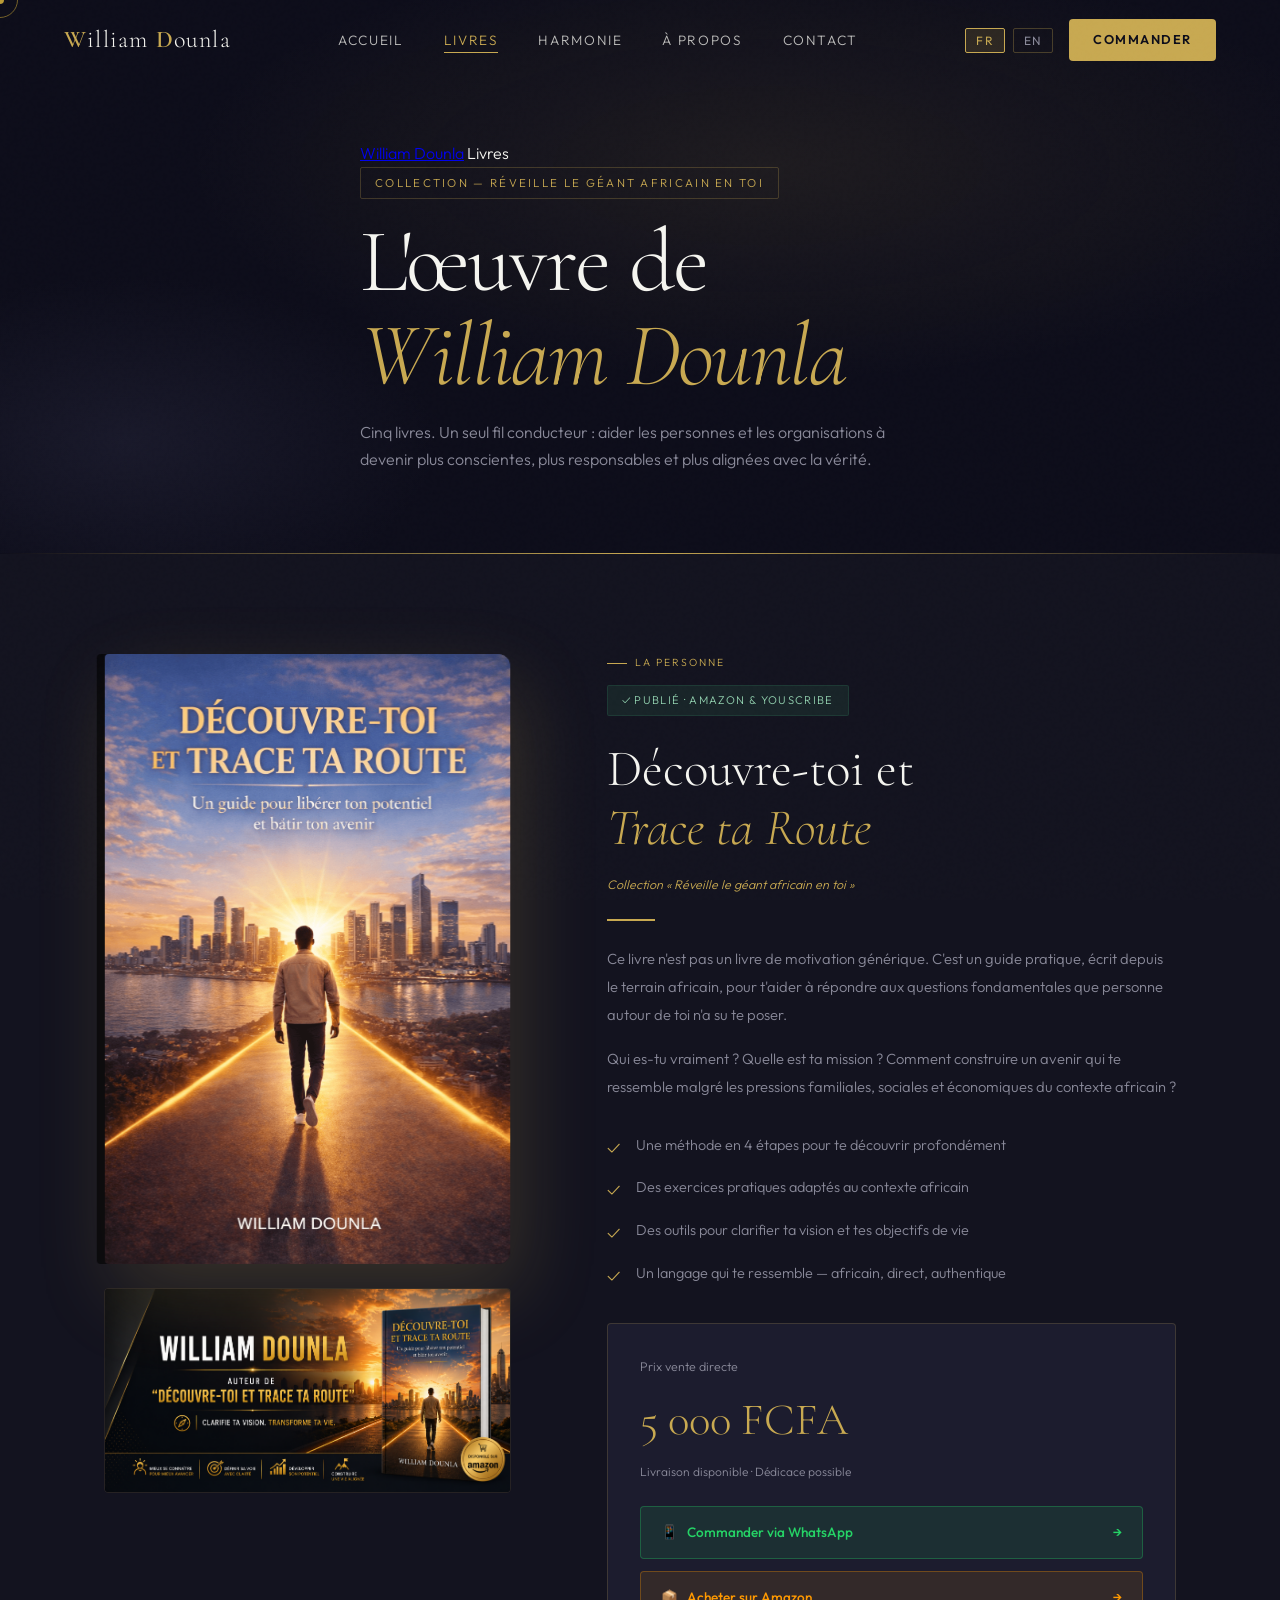
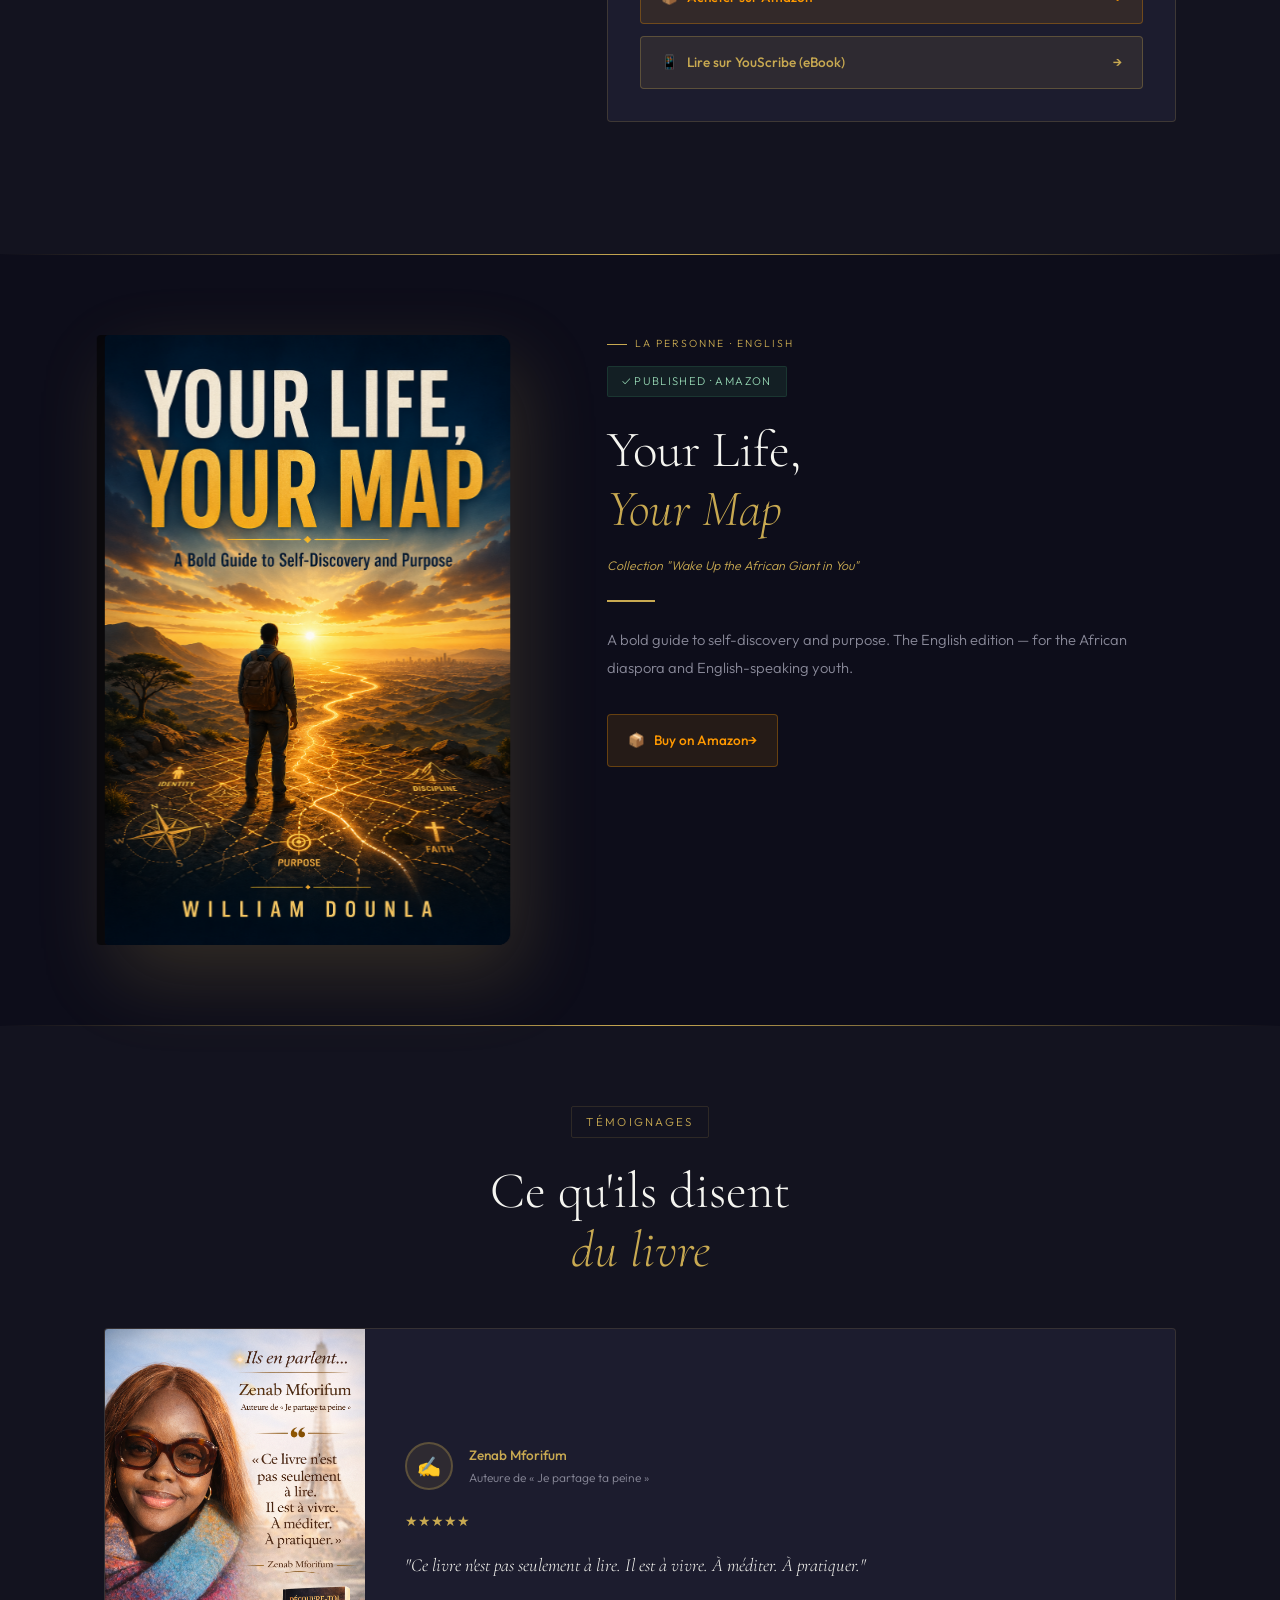
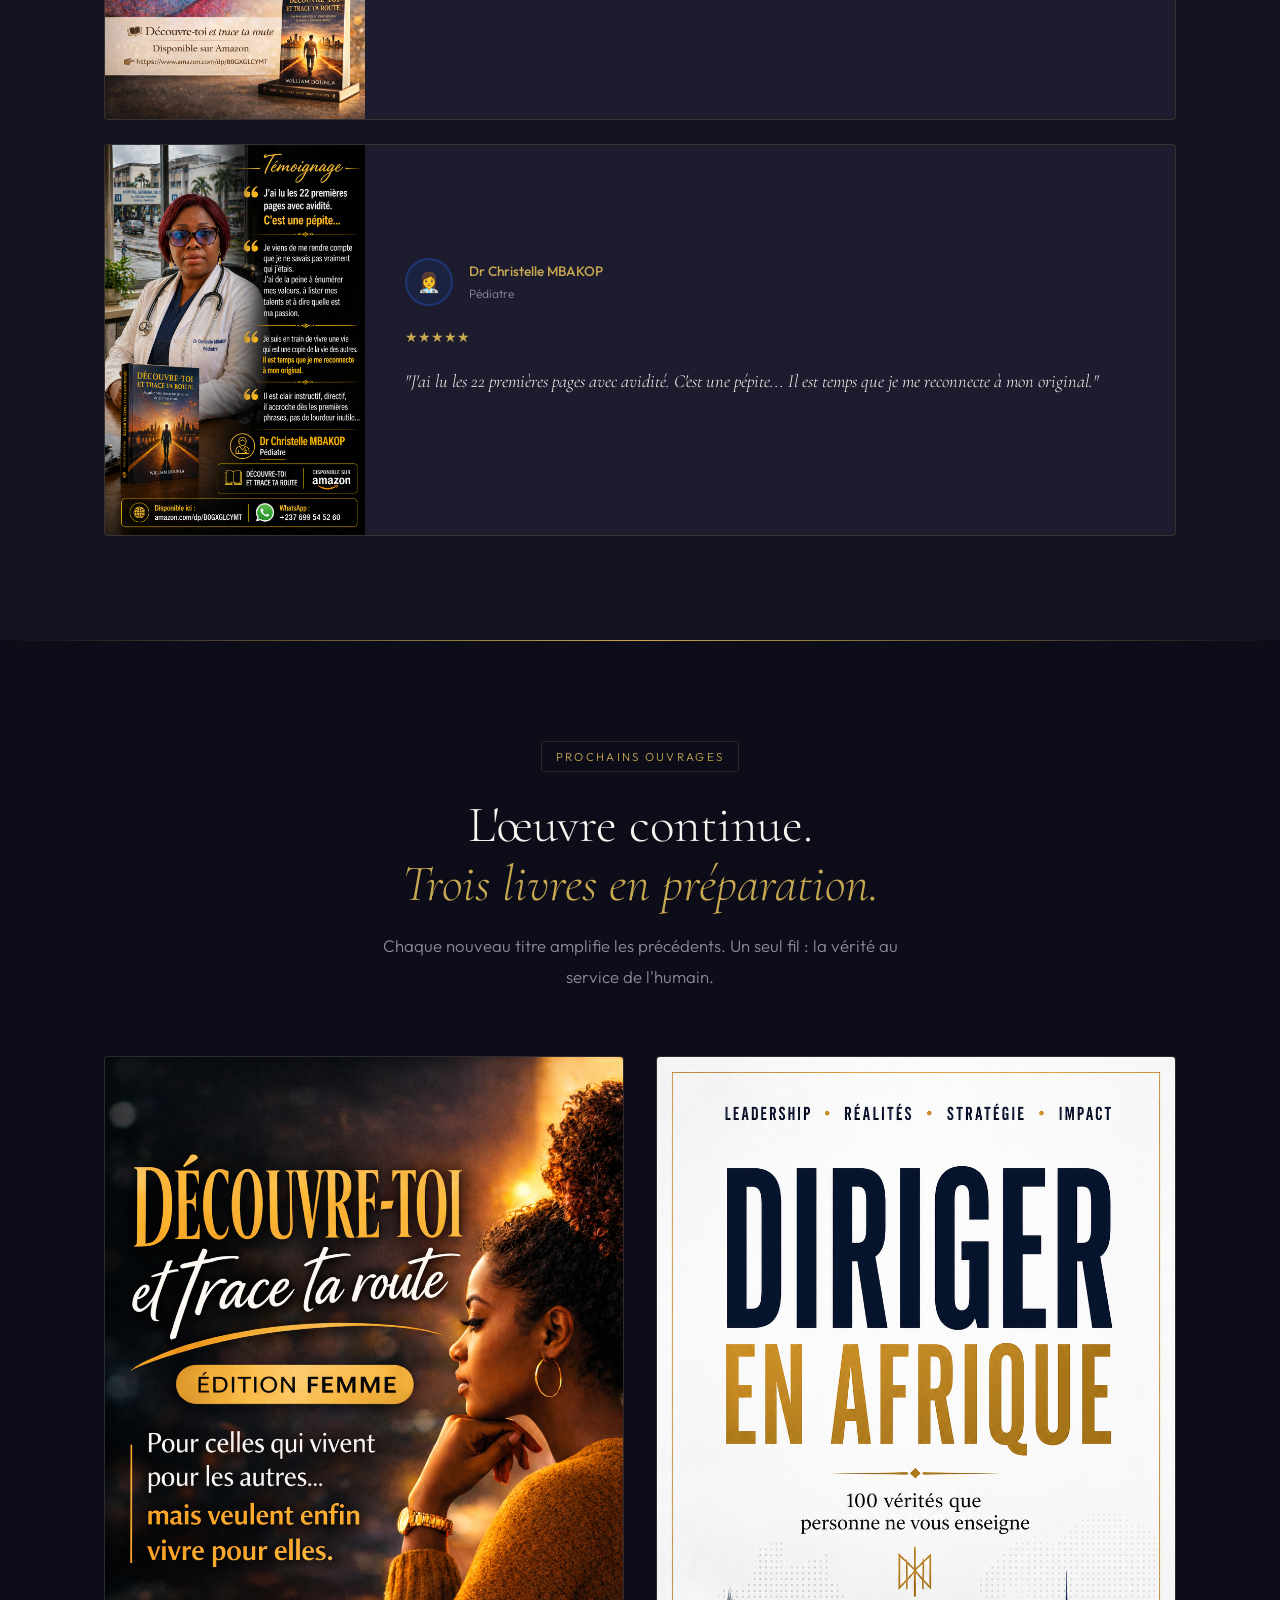
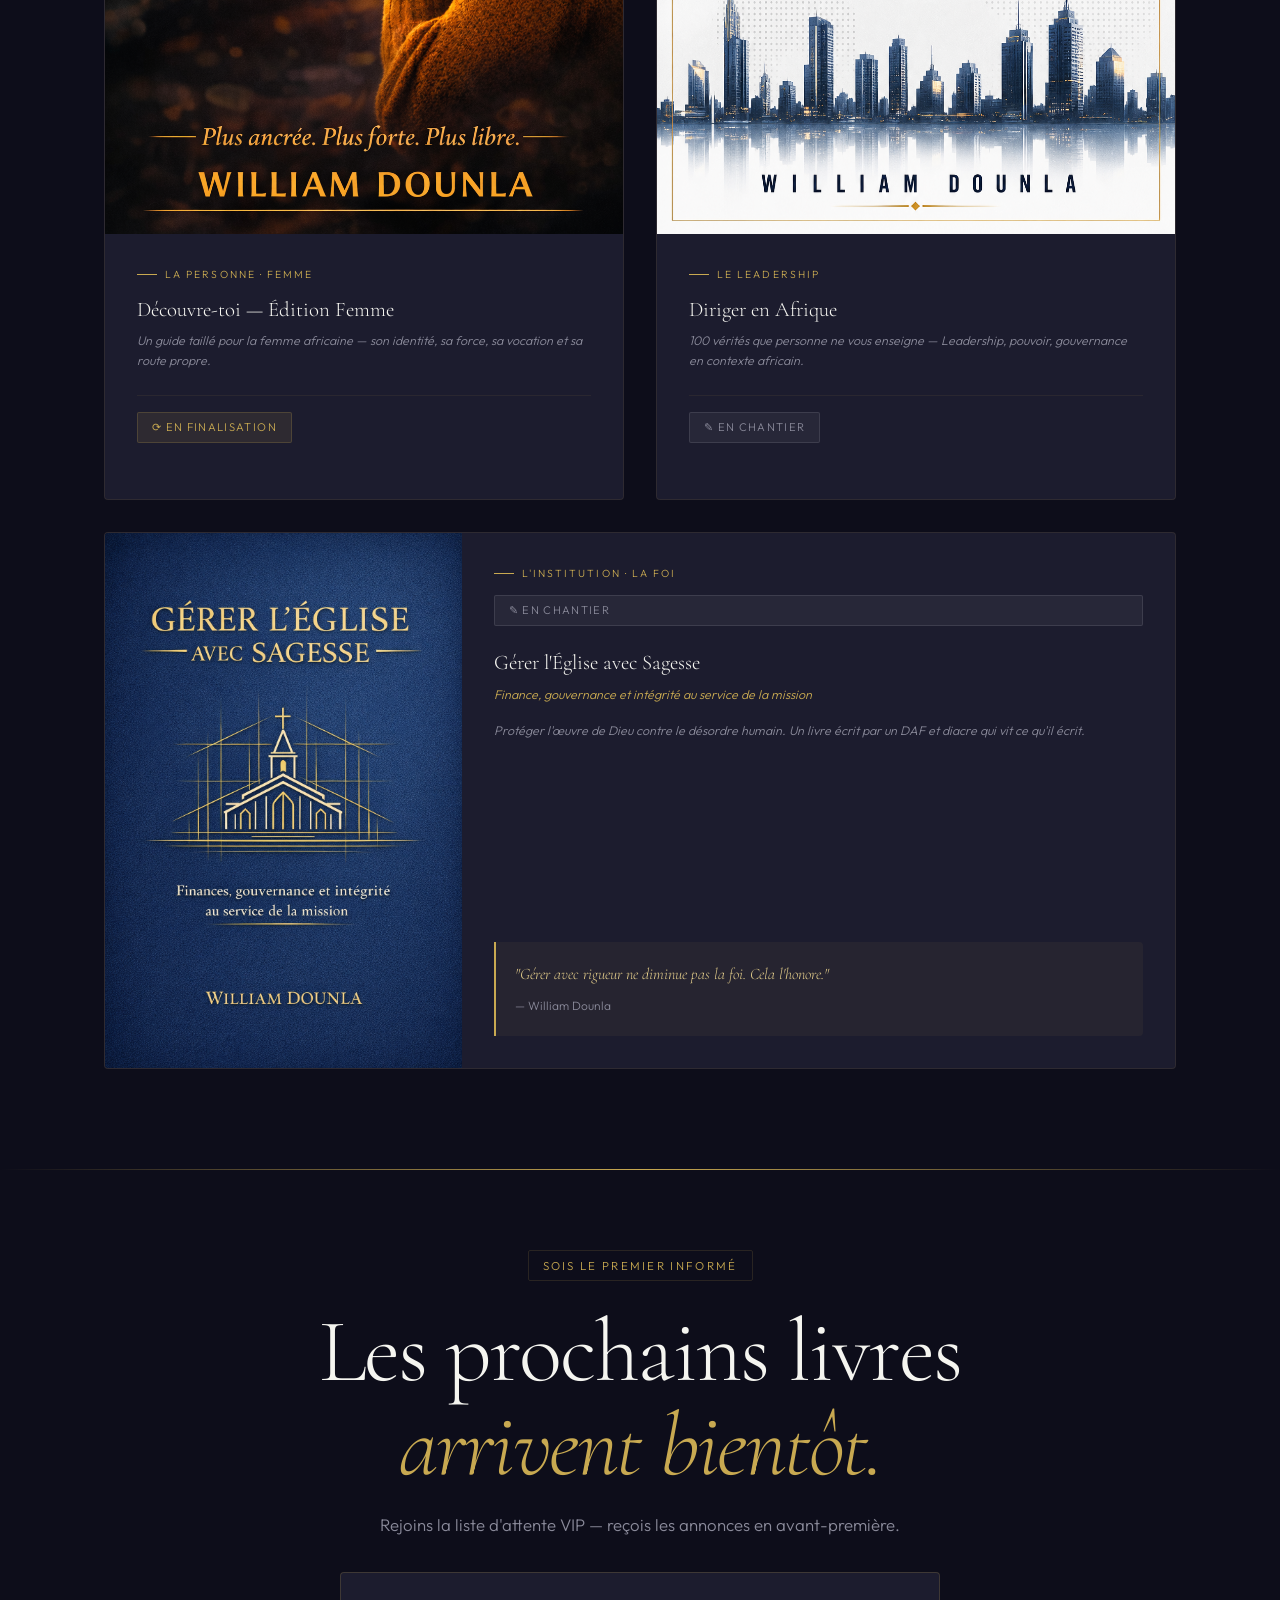
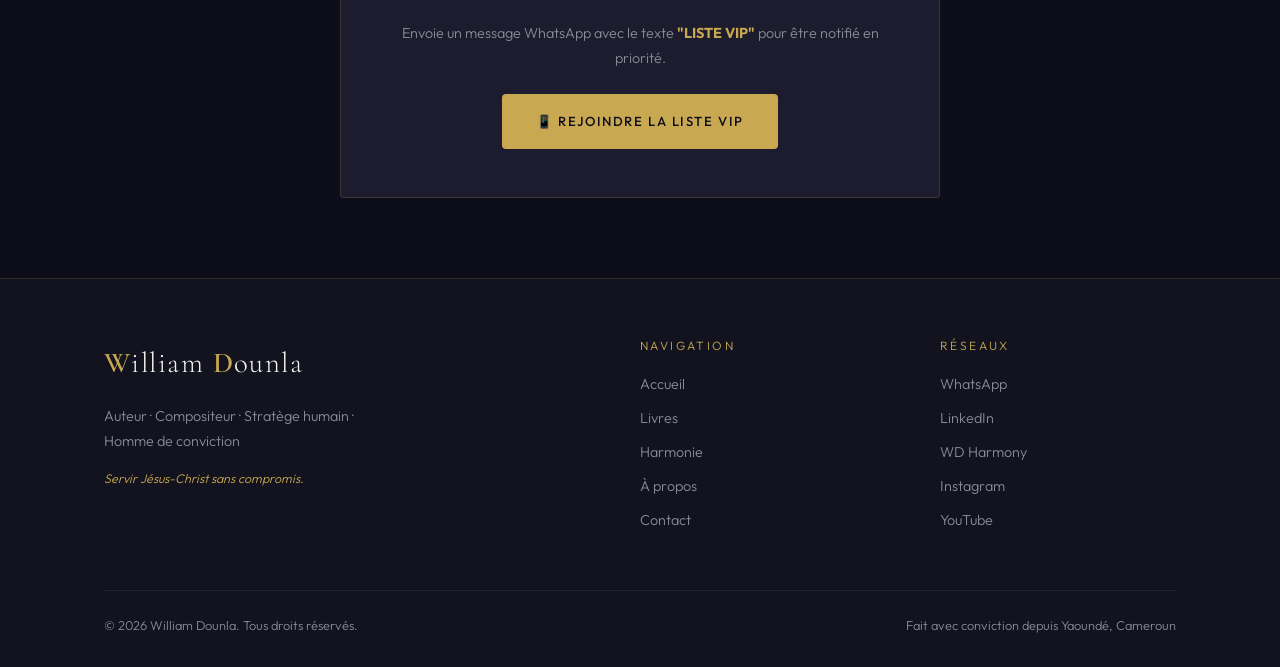
<file: livre.html>
<!DOCTYPE html>
<html lang="fr">
<head>
  <meta charset="UTF-8" />
  <meta name="viewport" content="width=device-width, initial-scale=1.0" />
  <title>Livres — William Dounla</title>
  <meta name="description" content="L'œuvre de William Dounla — Collection Réveille le géant africain en toi. 5 livres sur la connaissance de soi, le leadership africain, la gouvernance d'église." />
  <link rel="stylesheet" href="style.css" />
  <style>
    .page-hero {
      min-height: 55vh; display:flex; align-items:flex-end;
      padding: calc(var(--nav-h) + 60px) 0 80px;
      position:relative; overflow:hidden;
    }
    .page-hero-bg {
      position:absolute; inset:0;
      background: radial-gradient(ellipse 70% 60% at 60% 30%, rgba(200,169,81,0.09) 0%, transparent 65%),
                  radial-gradient(ellipse 40% 50% at 10% 80%, rgba(28,28,46,0.8) 0%, transparent 60%);
    }
    .collection-tag {
      display:inline-block; font-size:0.72rem; letter-spacing:0.2em;
      text-transform:uppercase; color:var(--or);
      border:1px solid rgba(200,169,81,0.25); padding:5px 14px;
      border-radius:2px; margin-bottom:1rem;
    }

    /* ── LIVRE FEATURED ── */
    .livre-featured {
      padding:100px 0; background:var(--nuit-2);
    }
    .livre-featured-layout {
      display:grid; grid-template-columns:1fr 1.4fr;
      gap:6rem; align-items:start;
    }
    .livre-cover-wrap {
      position:sticky; top:calc(var(--nav-h) + 2rem);
    }
    .livre-cover-img {
      width:100%; display:block;
      border-radius:4px 12px 12px 4px;
      box-shadow:-8px 0 0 rgba(0,0,0,0.6), 10px 30px 80px rgba(200,169,81,0.2);
      transition:transform 0.5s;
      transform:rotateY(-5deg);
    }
    .livre-cover-img:hover { transform:rotateY(0deg); }
    .livre-banniere {
      width:100%; display:block; margin-top:1.5rem;
      border-radius:4px; border:1px solid rgba(200,169,81,0.1);
    }
    .status-badge {
      display:inline-flex; align-items:center; gap:6px;
      font-size:0.7rem; letter-spacing:0.12em; text-transform:uppercase;
      padding:5px 14px; border-radius:2px; margin-bottom:1.5rem;
    }
    .status-published { background:rgba(45,106,79,0.2); color:#95d5b2; border:1px solid rgba(45,106,79,0.3); }
    .status-soon { background:rgba(200,169,81,0.1); color:var(--or); border:1px solid rgba(200,169,81,0.2); }
    .status-wip { background:rgba(255,255,255,0.05); color:var(--gris); border:1px solid rgba(255,255,255,0.1); }

    /* Order buttons */
    .order-btns { display:flex; flex-direction:column; gap:0.75rem; margin-top:1.5rem; }
    .order-btn {
      display:flex; align-items:center; justify-content:space-between;
      padding:14px 20px; border-radius:var(--radius);
      text-decoration:none; font-size:0.85rem; font-weight:500;
      transition:all 0.3s; border:1px solid;
    }
    .order-wa { background:rgba(37,211,102,0.1); border-color:rgba(37,211,102,0.3); color:#25D366; }
    .order-wa:hover { background:rgba(37,211,102,0.2); transform:translateX(4px); }
    .order-amazon { background:rgba(255,153,0,0.1); border-color:rgba(255,153,0,0.3); color:#FF9900; }
    .order-amazon:hover { background:rgba(255,153,0,0.2); transform:translateX(4px); }
    .order-youscribe { background:rgba(200,169,81,0.1); border-color:rgba(200,169,81,0.3); color:var(--or); }
    .order-youscribe:hover { background:var(--or-dim); transform:translateX(4px); }

    /* Benefits */
    .benefit-item { display:flex; gap:1rem; align-items:flex-start; margin-bottom:0.8rem; }
    .benefit-check { color:var(--or); font-size:1.1rem; flex-shrink:0; }

    /* ── AUTRES LIVRES ── */
    .autres-livres { padding:100px 0; background:var(--nuit); }
    .livres-grid {
      display:grid; grid-template-columns:repeat(2,1fr);
      gap:2rem; margin-top:4rem;
    }
    .livre-card {
      background:var(--nuit-3); border:1px solid rgba(200,169,81,0.1);
      border-radius:var(--radius); overflow:hidden;
      transition:all var(--transition); display:flex; flex-direction:column;
    }
    .livre-card:hover { border-color:rgba(200,169,81,0.3); transform:translateY(-5px); box-shadow:0 20px 60px rgba(0,0,0,0.3); }
    .livre-card-img {
      width:100%; aspect-ratio:2/3; object-fit:cover;
      object-position:top; display:block;
      transition:transform 0.5s;
    }
    .livre-card:hover .livre-card-img { transform:scale(1.03); }
    .livre-card-body { padding:2rem; flex:1; display:flex; flex-direction:column; }
    .livre-univers {
      font-size:0.65rem; letter-spacing:0.2em; text-transform:uppercase;
      color:var(--or); margin-bottom:0.8rem;
      display:flex; align-items:center; gap:8px;
    }
    .livre-univers::before { content:''; display:block; width:20px; height:1px; background:var(--or); }
    .livre-card-title { font-family:var(--font-display); font-size:1.3rem; line-height:1.25; margin-bottom:0.5rem; }
    .livre-card-sub { font-size:0.78rem; color:var(--gris); font-style:italic; line-height:1.6; margin-bottom:auto; padding-bottom:1.5rem; }
    .livre-card-footer { border-top:1px solid rgba(200,169,81,0.08); padding-top:1rem; }

    /* ── TEMOIGNAGE ── */
    .testi-section { padding:80px 0; background:var(--nuit-2); }
    .testi-big {
      display:flex; gap:0; align-items:stretch;
      background:var(--nuit-3); border:1px solid rgba(200,169,81,0.15);
      border-radius:var(--radius); overflow:hidden; margin-bottom:1.5rem;
    }
    .testi-big img {
      width:260px; object-fit:cover; object-position:top; flex-shrink:0;
    }
    .testi-big-content { padding:2.5rem; display:flex; flex-direction:column; justify-content:center; }
    .testi-stars { color:var(--or); font-size:0.9rem; margin-bottom:1rem; }
    .testi-quote-text {
      font-family:var(--font-display); font-size:1.15rem;
      font-style:italic; color:var(--blanc); line-height:1.7; margin-bottom:1.5rem;
    }

    /* ── LISTE ATTENTE ── */
    .waitlist-section { padding:80px 0; background:var(--nuit); text-align:center; }
    .waitlist-box {
      max-width:600px; margin:2rem auto 0;
      background:var(--nuit-3); border:1px solid rgba(200,169,81,0.2);
      padding:3rem; border-radius:var(--radius);
    }

    @media(max-width:900px){
      .livre-featured-layout{grid-template-columns:1fr;gap:2rem;}
      .livre-cover-wrap{position:static;}
      .livre-cover-img{max-width:280px;margin:0 auto;display:block;}
      .livre-banniere{max-width:280px;margin:1rem auto 0;}
      .livres-grid{grid-template-columns:1fr;}
      .testi-big{flex-direction:column;}
      .testi-big img{display:none;}
      .testi-big-content{padding:2rem;}
      .waitlist-box{padding:2rem 1.5rem;}
    }
    @media(max-width:600px){
      .page-hero{min-height:45vh;padding:calc(var(--nav-h) + 40px) 0 50px;}
      .display-title{font-size:2.2rem;}
      .section-title{font-size:1.6rem;}
      .livre-cover-img{max-width:220px;}
      .order-btns{gap:0.6rem;}
      .order-btn{padding:12px 14px;font-size:0.78rem;}
      .livres-grid .livre-card:last-child>div{grid-template-columns:1fr!important;}
      .livres-grid .livre-card:last-child>div img{height:200px;width:100%;object-fit:cover;}
      .testi-quote-text{font-size:1rem;}
      .testi-big-content{padding:1.5rem;}
    }
  </style>
</head>
<body>
<div class="cursor"><div class="cursor-dot" style="position:fixed"></div><div class="cursor-ring" style="position:fixed"></div></div>
<div class="mobile-menu"><button class="mobile-close">✕</button>
  <a id="mob-accueil" href="index.html">Accueil</a>
  <a id="mob-livre" href="livre.html">Livres</a>
  <a id="mob-harmonie" href="harmonie.html">Harmonie</a>
  <a id="mob-apropos" href="apropos.html">À propos</a>
  <a id="mob-contact" href="contact.html">Contact</a>
</div>
<nav>
  <a class="nav-logo" href="index.html">W<span>illiam </span>D<span>ounla</span></a>
  <ul class="nav-links">
    <li><a id="nav-accueil" href="index.html">Accueil</a></li>
    <li><a id="nav-livre" href="livre.html" class="active">Livres</a></li>
    <li><a id="nav-harmonie" href="harmonie.html">Harmonie</a></li>
    <li><a id="nav-apropos" href="apropos.html">À propos</a></li>
    <li><a id="nav-contact" href="contact.html">Contact</a></li>
  </ul>
  <div style="display:flex;align-items:center;gap:1rem;">
    <div class="nav-lang"><button class="lang-btn" data-lang="fr">FR</button><button class="lang-btn" data-lang="en">EN</button></div>
    <a id="nav-cta" class="nav-cta" href="#commander">Commander</a>
    <button class="hamburger"><span></span><span></span><span></span></button>
  </div>
</nav>

<!-- PAGE HERO -->
<section class="page-hero">
  <div class="page-hero-bg"></div>
  <div class="container" style="position:relative;z-index:1;">
    <div class="page-breadcrumb"><a href="index.html">William Dounla</a> <span id="breadcrumb">Livres</span></div>
    <div class="collection-tag" id="collection-tag">Collection — Réveille le géant africain en toi</div>
    <h1 class="display-title" id="page-title">L'œuvre de<br><em>William Dounla</em></h1>
    <p style="color:var(--gris);margin-top:1rem;max-width:560px;" id="page-sub">
      Cinq livres. Un seul fil conducteur : aider les personnes et les organisations à devenir plus conscientes, plus responsables et plus alignées avec la vérité.
    </p>
  </div>
</section>

<hr class="divider">

<!-- LIVRE 1 — DÉCOUVRE-TOI (FEATURED) -->
<section class="livre-featured" id="commander">
  <div class="container">
    <div class="livre-featured-layout">
      <div class="livre-cover-wrap reveal">
        <img class="livre-cover-img" src="couverture.png" alt="Découvre-toi et Trace ta Route — William Dounla" />
        <img class="livre-banniere" src="banniere-livre.png" alt="Clarifie ta Vision. Transforme ta Vie." />
      </div>
      <div class="reveal reveal-delay-2">
        <div class="livre-univers" id="l1-univers">La Personne</div>
        <span class="status-badge status-published">✓ Publié · Amazon & YouScribe</span>
        <h2 class="section-title" id="l1-title">Découvre-toi et<br><em>Trace ta Route</em></h2>
        <p style="font-size:0.78rem;color:var(--or);font-style:italic;margin-bottom:1rem;" id="l1-collection">Collection « Réveille le géant africain en toi »</p>
        <div class="or-line"></div>
        <p style="color:var(--gris);line-height:1.9;margin-bottom:1rem;font-size:0.92rem;" id="l1-desc1">Ce livre n'est pas un livre de motivation générique. C'est un guide pratique, écrit depuis le terrain africain, pour t'aider à répondre aux questions fondamentales que personne autour de toi n'a su te poser.</p>
        <p style="color:var(--gris);line-height:1.9;margin-bottom:2rem;font-size:0.92rem;" id="l1-desc2">Qui es-tu vraiment ? Quelle est ta mission ? Comment construire un avenir qui te ressemble malgré les pressions familiales, sociales et économiques du contexte africain ?</p>

        <!-- Bénéfices -->
        <div style="margin-bottom:2rem;">
          <div class="benefit-item"><span class="benefit-check">✓</span><span style="color:var(--gris);font-size:0.9rem;" id="b1">Une méthode en 4 étapes pour te découvrir profondément</span></div>
          <div class="benefit-item"><span class="benefit-check">✓</span><span style="color:var(--gris);font-size:0.9rem;" id="b2">Des exercices pratiques adaptés au contexte africain</span></div>
          <div class="benefit-item"><span class="benefit-check">✓</span><span style="color:var(--gris);font-size:0.9rem;" id="b3">Des outils pour clarifier ta vision et tes objectifs de vie</span></div>
          <div class="benefit-item"><span class="benefit-check">✓</span><span style="color:var(--gris);font-size:0.9rem;" id="b4">Un langage qui te ressemble — africain, direct, authentique</span></div>
        </div>

        <!-- Prix & Commande -->
        <div style="background:var(--nuit-3);border:1px solid rgba(200,169,81,0.2);padding:2rem;border-radius:var(--radius);margin-bottom:2rem;">
          <div style="font-size:0.78rem;color:var(--gris);margin-bottom:0.3rem;" id="price-label">Prix vente directe</div>
          <div style="font-family:var(--font-display);font-size:2.8rem;color:var(--or);font-weight:300;">5 000 FCFA</div>
          <div style="font-size:0.75rem;color:var(--gris);margin-top:4px;" id="price-note">Livraison disponible · Dédicace possible</div>
          <div class="order-btns">
            <a class="order-btn order-wa" href="https://wa.me/237699545260?text=Bonjour William, je souhaite commander le livre Découvre-toi et Trace ta Route." target="_blank">
              <span>📱 &nbsp; <span id="btn-wa">Commander via WhatsApp</span></span><span>→</span>
            </a>
            <a class="order-btn order-amazon" href="https://www.amazon.com/dp/B0GX3B4TTM" target="_blank">
              <span>📦 &nbsp; <span id="btn-amazon">Acheter sur Amazon</span></span><span>→</span>
            </a>
            <a class="order-btn order-youscribe" href="#" target="_blank">
              <span>📱 &nbsp; <span id="btn-youscribe">Lire sur YouScribe (eBook)</span></span><span>→</span>
            </a>
          </div>
        </div>
      </div>
    </div>
  </div>
</section>

<hr class="divider">

<!-- LIVRE 2 — YOUR LIFE YOUR MAP -->
<section style="padding:80px 0;background:var(--nuit);">
  <div class="container">
    <div class="livre-featured-layout">
      <div class="livre-cover-wrap reveal">
        <img class="livre-cover-img" src="couverture-your-life.png" alt="Your Life Your Map — William Dounla" />
      </div>
      <div class="reveal reveal-delay-2">
        <div class="livre-univers" id="l2-univers">The Person · English</div>
        <span class="status-badge status-published">✓ Published · Amazon</span>
        <h2 class="section-title" id="l2-title">Your Life,<br><em>Your Map</em></h2>
        <p style="font-size:0.78rem;color:var(--or);font-style:italic;margin-bottom:1rem;" id="l2-collection">Collection "Wake Up the African Giant in You"</p>
        <div class="or-line"></div>
        <p style="color:var(--gris);line-height:1.9;margin-bottom:1rem;font-size:0.92rem;" id="l2-desc">A bold guide to self-discovery and purpose. The English edition of "Découvre-toi et Trace ta Route" — for the African diaspora and English-speaking youth across the continent and beyond.</p>
        <div style="margin-top:2rem;">
          <a class="order-btn order-amazon" style="display:inline-flex;max-width:300px;" href="https://www.amazon.com/dp/B0GX3B4TTM" target="_blank">
            <span>📦 &nbsp; <span id="l2-btn">Buy on Amazon</span></span><span>→</span>
          </a>
        </div>
      </div>
    </div>
  </div>
</section>

<hr class="divider">

<!-- TEMOIGNAGES -->
<section class="testi-section">
  <div class="container">
    <div class="reveal" style="text-align:center;margin-bottom:3rem;">
      <div class="tag" id="testi-tag">Témoignages</div>
      <h2 class="section-title" id="testi-title">Ce qu'ils disent<br><em>du livre</em></h2>
    </div>
    <!-- Zenab -->
    <div class="testi-big reveal" style="margin-bottom:1.5rem;">
      <img src="temoignage-zenab.png" alt="Zenab Mforifum" />
      <div class="testi-big-content">
        <div style="display:flex;align-items:center;gap:1rem;margin-bottom:1.2rem;">
          <div style="width:48px;height:48px;border-radius:50%;background:rgba(200,169,81,0.1);border:2px solid rgba(200,169,81,0.3);display:flex;align-items:center;justify-content:center;font-size:1.2rem;flex-shrink:0;">✍️</div>
          <div>
            <div style="font-size:0.85rem;color:var(--or);font-weight:500;">Zenab Mforifum</div>
            <div style="font-size:0.75rem;color:var(--gris);">Auteure de « Je partage ta peine »</div>
          </div>
        </div>
        <div class="testi-stars">★★★★★</div>
        <p class="testi-quote-text" id="t-zenab">"Ce livre n'est pas seulement à lire. Il est à vivre. À méditer. À pratiquer."</p>
      </div>
    </div>
    <!-- Christelle -->
    <div class="testi-big reveal">
      <img src="temoignage-christelle.png" alt="Dr Christelle MBAKOP" style="object-position:center;" />
      <div class="testi-big-content">
        <div style="display:flex;align-items:center;gap:1rem;margin-bottom:1.2rem;">
          <div style="width:48px;height:48px;border-radius:50%;background:rgba(37,99,235,0.1);border:2px solid rgba(37,99,235,0.3);display:flex;align-items:center;justify-content:center;font-size:1.2rem;flex-shrink:0;">👩‍⚕️</div>
          <div>
            <div style="font-size:0.85rem;color:var(--or);font-weight:500;">Dr Christelle MBAKOP</div>
            <div style="font-size:0.75rem;color:var(--gris);">Pédiatre</div>
          </div>
        </div>
        <div class="testi-stars">★★★★★</div>
        <p class="testi-quote-text" id="t-christelle">"J'ai lu les 22 premières pages avec avidité. C'est une pépite... Il est temps que je me reconnecte à mon original."</p>
      </div>
    </div>
  </div>
</section>

<hr class="divider">

<!-- LIVRES EN CHANTIER -->
<section class="autres-livres">
  <div class="container">
    <div class="reveal" style="text-align:center;">
      <div class="tag" id="upcoming-tag">Prochains ouvrages</div>
      <h2 class="section-title" id="upcoming-title">L'œuvre continue.<br><em>Trois livres en préparation.</em></h2>
      <p class="lead" style="margin:0 auto;" id="upcoming-sub">Chaque nouveau titre amplifie les précédents. Un seul fil : la vérité au service de l'humain.</p>
    </div>
    <div class="livres-grid">

      <!-- Édition Femme -->
      <div class="livre-card reveal reveal-delay-1">
        <img class="livre-card-img" src="couverture-femme.png" alt="Découvre-toi Édition Femme — William Dounla" />
        <div class="livre-card-body">
          <div class="livre-univers" id="l3-univers">La Personne · Femme</div>
          <h3 class="livre-card-title" id="l3-title">Découvre-toi et Trace ta Route — Édition Femme</h3>
          <p class="livre-card-sub" id="l3-sub">Un guide taillé pour la femme africaine — son identité, sa force, sa vocation et sa route propre.</p>
          <div class="livre-card-footer">
            <span class="status-badge status-soon">⟳ En finalisation</span>
          </div>
        </div>
      </div>

      <!-- Diriger en Afrique -->
      <div class="livre-card reveal reveal-delay-2">
        <img class="livre-card-img" src="couverture-diriger.png" alt="Diriger en Afrique — William Dounla" />
        <div class="livre-card-body">
          <div class="livre-univers" id="l4-univers">Le Leadership</div>
          <h3 class="livre-card-title" id="l4-title">Diriger en Afrique</h3>
          <p class="livre-card-sub" id="l4-sub">100 vérités que personne ne vous enseigne — Leadership, pouvoir, gouvernance et responsabilité en contexte africain.</p>
          <div class="livre-card-footer">
            <span class="status-badge status-wip">✎ En chantier</span>
          </div>
        </div>
      </div>

      <!-- Gérer l'Église -->
      <div class="livre-card reveal reveal-delay-1" style="grid-column:span 2;">
        <div style="display:grid;grid-template-columns:1fr 2fr;">
          <img src="couverture-eglise.png" alt="Gérer l'Église avec Sagesse — William Dounla" style="width:100%;height:100%;object-fit:cover;display:block;" />
          <div class="livre-card-body">
            <div class="livre-univers" id="l5-univers">L'Institution · La Foi</div>
            <span class="status-badge status-wip">✎ En chantier</span>
            <h3 class="livre-card-title" id="l5-title">Gérer l'Église avec Sagesse</h3>
            <p style="font-size:0.78rem;color:var(--or);font-style:italic;margin-bottom:1rem;" id="l5-collection">Finance, gouvernance et intégrité au service de la mission</p>
            <p class="livre-card-sub" id="l5-sub">Protéger l'œuvre de Dieu contre le désordre humain. Un livre écrit par un DAF et diacre qui vit ce qu'il écrit au quotidien.</p>
            <div style="margin-top:1.5rem;padding:1.2rem;background:rgba(200,169,81,0.06);border-left:2px solid var(--or);border-radius:0 4px 4px 0;">
              <p style="font-family:var(--font-display);font-size:1rem;font-style:italic;color:var(--or-light,#E2CC8A);" id="l5-quote">"Gérer avec rigueur ne diminue pas la foi. Cela l'honore."</p>
              <p style="font-size:0.75rem;color:var(--gris);margin-top:0.5rem;">— William Dounla</p>
            </div>
          </div>
        </div>
      </div>
    </div>
  </div>
</section>

<hr class="divider">

<!-- LISTE D'ATTENTE -->
<section class="waitlist-section">
  <div class="container reveal">
    <div class="tag" id="waitlist-tag">Sois le premier informé</div>
    <h2 class="display-title" id="waitlist-title">Les prochains livres<br><em>arrivent bientôt.</em></h2>
    <p class="lead" style="margin:1rem auto 0;text-align:center;" id="waitlist-sub">Rejoins la liste d'attente VIP — reçois les annonces en avant-première.</p>
    <div class="waitlist-box">
      <p style="color:var(--gris);font-size:0.9rem;margin-bottom:1.5rem;" id="waitlist-desc">Envoie un message WhatsApp avec le texte <strong style="color:var(--or);">"LISTE VIP"</strong> pour être notifié en priorité à chaque nouvelle sortie.</p>
      <a class="btn btn-gold" href="https://wa.me/237699545260?text=LISTE VIP — Je veux être notifié des prochains livres de William Dounla" target="_blank" id="waitlist-btn">
        📱 Rejoindre la liste VIP
        <svg viewBox="0 0 24 24" fill="none" stroke="currentColor" stroke-width="2"><path d="M5 12h14M12 5l7 7-7 7"/></svg>
      </a>
    </div>
  </div>
</section>

<!-- FOOTER -->
<footer>
  <div class="container">
    <div class="footer-grid">
      <div class="footer-brand">
        <a class="nav-logo" href="index.html">W<span>illiam </span>D<span>ounla</span></a>
        <p id="footer-tagline">Auteur · Compositeur · Stratège humain · Homme de conviction</p>
        <p style="font-size:0.78rem;color:var(--or);margin-top:0.8rem;font-style:italic;" id="footer-mission">Servir Jésus-Christ sans compromis.</p>
      </div>
      <div class="footer-col">
        <h4 id="footer-nav-title">Navigation</h4>
        <a id="footer-link-accueil" href="index.html">Accueil</a>
        <a id="footer-link-livre" href="livre.html">Livres</a>
        <a href="harmonie.html">Harmonie</a>
        <a id="footer-link-apropos" href="apropos.html">À propos</a>
        <a id="footer-link-contact" href="contact.html">Contact</a>
      </div>
      <div class="footer-col">
        <h4 id="footer-social-title">Réseaux</h4>
        <a href="https://wa.me/237699545260" target="_blank">WhatsApp</a>
        <a href="https://www.linkedin.com/in/william-dounla-b7b93088/" target="_blank">LinkedIn</a>
        <a href="https://suno.com/@williamdounla" target="_blank">WD Harmony</a>
        <a href="#" target="_blank">Instagram</a>
        <a href="#" target="_blank">YouTube</a>
      </div>
    </div>
    <div class="footer-bottom">
      <p id="footer-rights">© 2026 William Dounla. Tous droits réservés.</p>
      <p id="footer-made">Fait avec conviction depuis Yaoundé, Cameroun</p>
    </div>
  </div>
</footer>

<script src="main.js"></script>
<script>
function updatePageLang(lang) {
  const t = {
    fr:{
      breadcrumb:"Livres", collectionTag:"Collection — Réveille le géant africain en toi",
      pageTitle:"L'œuvre de<br><em>William Dounla</em>",
      pageSub:"Cinq livres. Un seul fil conducteur : aider les personnes et les organisations à devenir plus conscientes, plus responsables et plus alignées avec la vérité.",
      l1Univers:"La Personne", l1Title:"Découvre-toi et<br><em>Trace ta Route</em>",
      l1Collection:"Collection « Réveille le géant africain en toi »",
      l1Desc1:"Ce livre n'est pas un livre de motivation générique. C'est un guide pratique, écrit depuis le terrain africain, pour t'aider à répondre aux questions fondamentales que personne autour de toi n'a su te poser.",
      l1Desc2:"Qui es-tu vraiment ? Quelle est ta mission ? Comment construire un avenir qui te ressemble malgré les pressions familiales, sociales et économiques du contexte africain ?",
      b1:"Une méthode en 4 étapes pour te découvrir profondément",
      b2:"Des exercices pratiques adaptés au contexte africain",
      b3:"Des outils pour clarifier ta vision et tes objectifs de vie",
      b4:"Un langage qui te ressemble — africain, direct, authentique",
      priceLabel:"Prix vente directe", priceNote:"Livraison disponible · Dédicace possible",
      btnWa:"Commander via WhatsApp", btnAmazon:"Acheter sur Amazon", btnYouscribe:"Lire sur YouScribe (eBook)",
      l2Univers:"La Personne · English", l2Title:"Your Life,<br><em>Your Map</em>",
      l2Collection:"Collection \"Wake Up the African Giant in You\"",
      l2Desc:"A bold guide to self-discovery and purpose. The English edition — for the African diaspora and English-speaking youth.",
      l2Btn:"Buy on Amazon",
      testiTag:"Témoignages", testiTitle:"Ce qu'ils disent<br><em>du livre</em>",
      tZenab:'"Ce livre n\'est pas seulement à lire. Il est à vivre. À méditer. À pratiquer."',
      tChristelle:'"J\'ai lu les 22 premières pages avec avidité. C\'est une pépite... Il est temps que je me reconnecte à mon original."',
      upcomingTag:"Prochains ouvrages", upcomingTitle:"L'œuvre continue.<br><em>Trois livres en préparation.</em>",
      upcomingSub:"Chaque nouveau titre amplifie les précédents. Un seul fil : la vérité au service de l'humain.",
      l3Univers:"La Personne · Femme", l3Title:"Découvre-toi — Édition Femme",
      l3Sub:"Un guide taillé pour la femme africaine — son identité, sa force, sa vocation et sa route propre.",
      l4Univers:"Le Leadership", l4Title:"Diriger en Afrique",
      l4Sub:"100 vérités que personne ne vous enseigne — Leadership, pouvoir, gouvernance en contexte africain.",
      l5Univers:"L'Institution · La Foi", l5Title:"Gérer l'Église avec Sagesse",
      l5Collection:"Finance, gouvernance et intégrité au service de la mission",
      l5Sub:"Protéger l'œuvre de Dieu contre le désordre humain. Un livre écrit par un DAF et diacre qui vit ce qu'il écrit.",
      l5Quote:'"Gérer avec rigueur ne diminue pas la foi. Cela l\'honore."',
      waitlistTag:"Sois le premier informé", waitlistTitle:"Les prochains livres<br><em>arrivent bientôt.</em>",
      waitlistSub:"Rejoins la liste d'attente VIP — reçois les annonces en avant-première.",
      waitlistDesc:"Envoie un message WhatsApp avec le texte <strong style='color:var(--or)'>\"LISTE VIP\"</strong> pour être notifié en priorité.",
      waitlistBtn:"📱 Rejoindre la liste VIP",
    },
    en:{
      breadcrumb:"Books", collectionTag:"Collection — Wake Up the African Giant in You",
      pageTitle:"The work of<br><em>William Dounla</em>",
      pageSub:"Five books. One thread: helping people and organizations become more conscious, more responsible and more aligned with truth.",
      l1Univers:"The Person", l1Title:"Discover Yourself and<br><em>Trace Your Path</em>",
      l1Collection:"Collection \"Wake Up the African Giant in You\"",
      l1Desc1:"This is not a generic motivation book. It's a practical guide, written from the African ground, to help you answer the fundamental questions no one around you has known how to ask.",
      l1Desc2:"Who are you really? What is your mission? How do you build a future that reflects you despite the family, social and economic pressures of the African context?",
      b1:"A 4-step method to discover yourself deeply",
      b2:"Practical exercises adapted to the African context",
      b3:"Tools to clarify your vision and life goals",
      b4:"A language that resonates — African, direct, authentic",
      priceLabel:"Direct sale price", priceNote:"Delivery available · Dedication possible",
      btnWa:"Order via WhatsApp", btnAmazon:"Buy on Amazon", btnYouscribe:"Read on YouScribe (eBook)",
      l2Univers:"The Person · English", l2Title:"Your Life,<br><em>Your Map</em>",
      l2Collection:"Collection \"Wake Up the African Giant in You\"",
      l2Desc:"A bold guide to self-discovery and purpose. For the African diaspora and English-speaking youth across the continent and beyond.",
      l2Btn:"Buy on Amazon",
      testiTag:"Testimonials", testiTitle:"What they say<br><em>about the book</em>",
      tZenab:'"This book is not just to be read. It is to be lived. To be meditated. To be practiced."',
      tChristelle:'"I read the first 22 pages with eagerness. It\'s a gem... It\'s time for me to reconnect with my original."',
      upcomingTag:"Upcoming books", upcomingTitle:"The work continues.<br><em>Three books in preparation.</em>",
      upcomingSub:"Each new title amplifies the previous ones. One thread: truth in service of the human.",
      l3Univers:"The Person · Woman", l3Title:"Discover Yourself — Woman's Edition",
      l3Sub:"A guide crafted for the African woman — her identity, strength, vocation and her own path.",
      l4Univers:"Leadership", l4Title:"Leading in Africa",
      l4Sub:"100 truths nobody teaches you — Leadership, power, governance in the African context.",
      l5Univers:"Institution · Faith", l5Title:"Managing the Church with Wisdom",
      l5Collection:"Finance, governance and integrity in service of the mission",
      l5Sub:"Protecting God's work against human disorder. A book written by a CFO and deacon who lives what he writes.",
      l5Quote:'"Managing with rigor does not diminish faith. It honors it."',
      waitlistTag:"Be the first to know", waitlistTitle:"The next books<br><em>are coming soon.</em>",
      waitlistSub:"Join the VIP waiting list — receive announcements first.",
      waitlistDesc:"Send a WhatsApp message with the text <strong style='color:var(--or)'>\"VIP LIST\"</strong> to be notified first.",
      waitlistBtn:"📱 Join the VIP list",
    }
  };
  const d = t[lang];
  const s = (id,v,h) => { const e=document.getElementById(id); if(e){if(h)e.innerHTML=v;else e.textContent=v;} };
  s('breadcrumb',d.breadcrumb); s('collection-tag',d.collectionTag);
  s('page-title',d.pageTitle,1); s('page-sub',d.pageSub);
  s('l1-univers',d.l1Univers); s('l1-title',d.l1Title,1); s('l1-collection',d.l1Collection);
  s('l1-desc1',d.l1Desc1); s('l1-desc2',d.l1Desc2);
  s('b1',d.b1);s('b2',d.b2);s('b3',d.b3);s('b4',d.b4);
  s('price-label',d.priceLabel); s('price-note',d.priceNote);
  s('btn-wa',d.btnWa); s('btn-amazon',d.btnAmazon); s('btn-youscribe',d.btnYouscribe);
  s('l2-univers',d.l2Univers); s('l2-title',d.l2Title,1); s('l2-collection',d.l2Collection);
  s('l2-desc',d.l2Desc); s('l2-btn',d.l2Btn);
  s('testi-tag',d.testiTag); s('testi-title',d.testiTitle,1);
  s('t-zenab',d.tZenab); s('t-christelle',d.tChristelle);
  s('upcoming-tag',d.upcomingTag); s('upcoming-title',d.upcomingTitle,1); s('upcoming-sub',d.upcomingSub);
  s('l3-univers',d.l3Univers); s('l3-title',d.l3Title); s('l3-sub',d.l3Sub);
  s('l4-univers',d.l4Univers); s('l4-title',d.l4Title); s('l4-sub',d.l4Sub);
  s('l5-univers',d.l5Univers); s('l5-title',d.l5Title); s('l5-collection',d.l5Collection);
  s('l5-sub',d.l5Sub); s('l5-quote',d.l5Quote);
  s('waitlist-tag',d.waitlistTag); s('waitlist-title',d.waitlistTitle,1);
  s('waitlist-sub',d.waitlistSub); s('waitlist-desc',d.waitlistDesc,1); s('waitlist-btn',d.waitlistBtn);
}
</script>
</body>
</html>
</file>
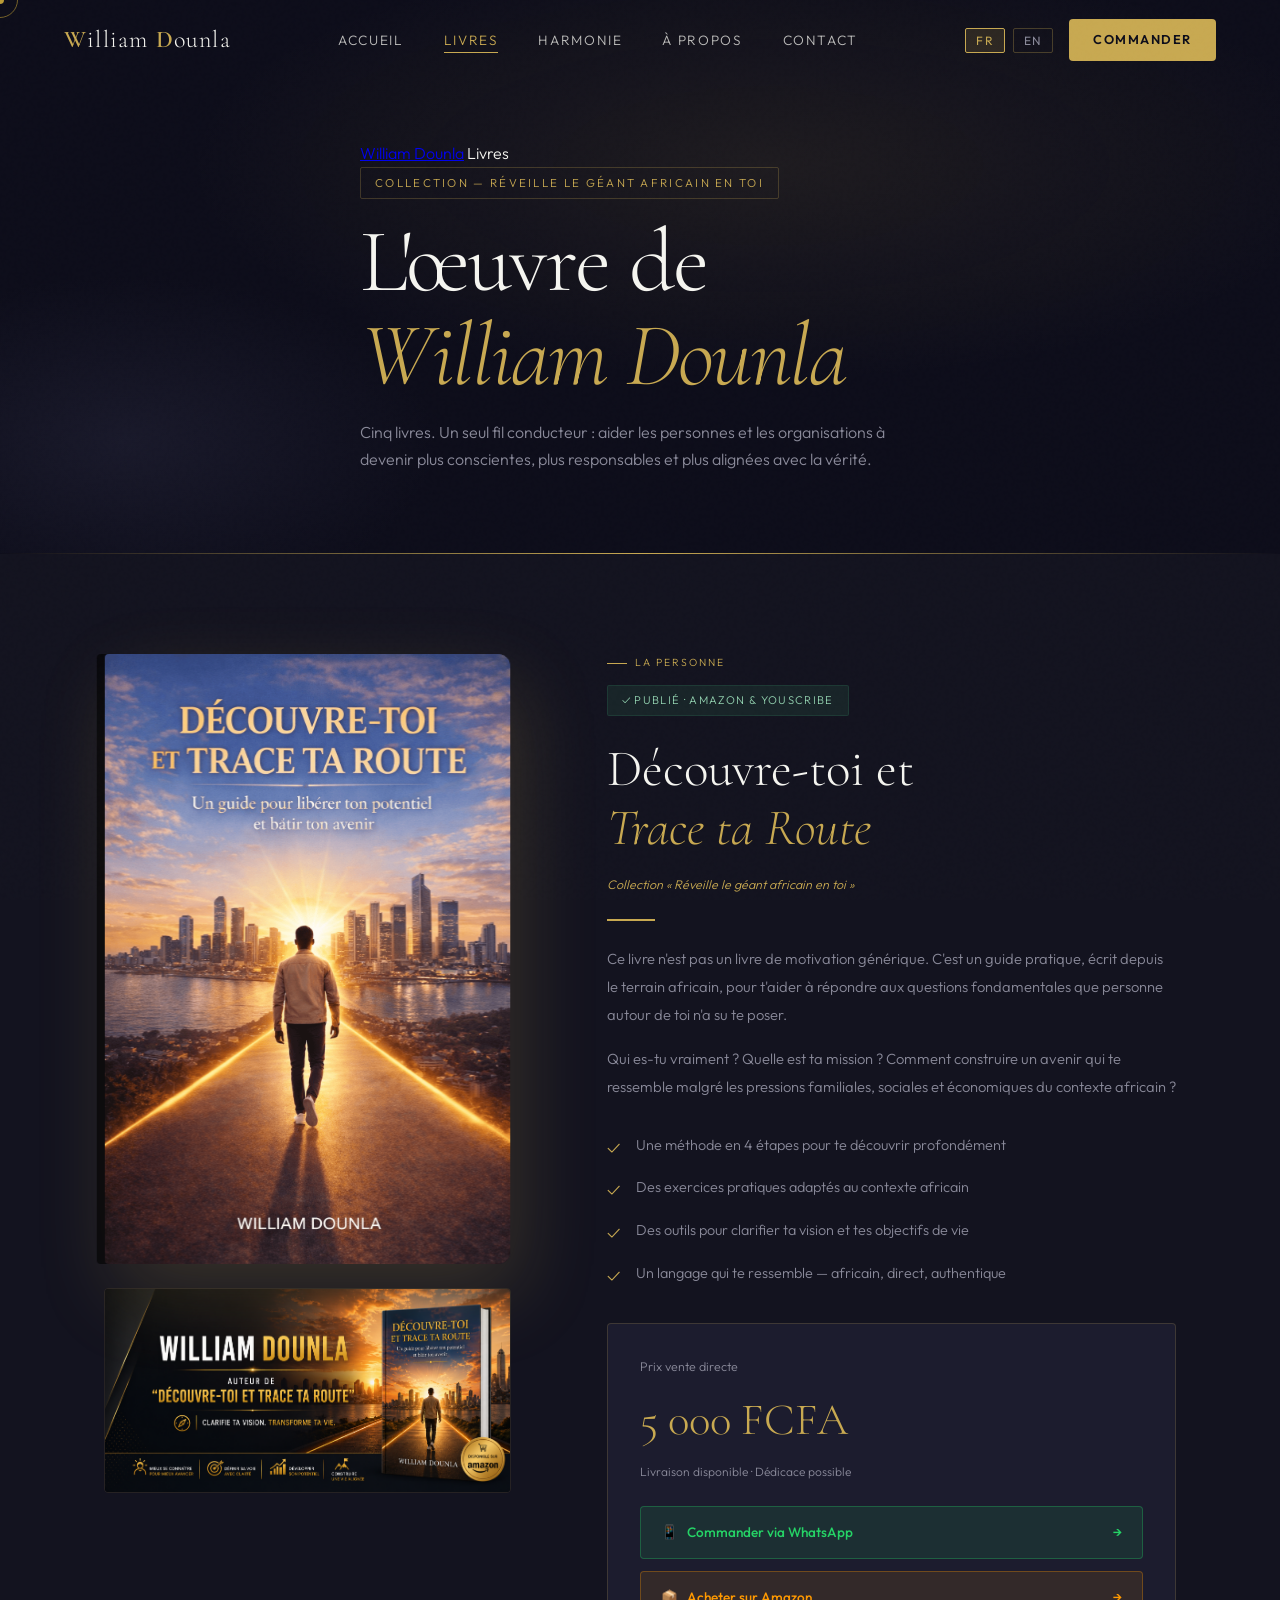
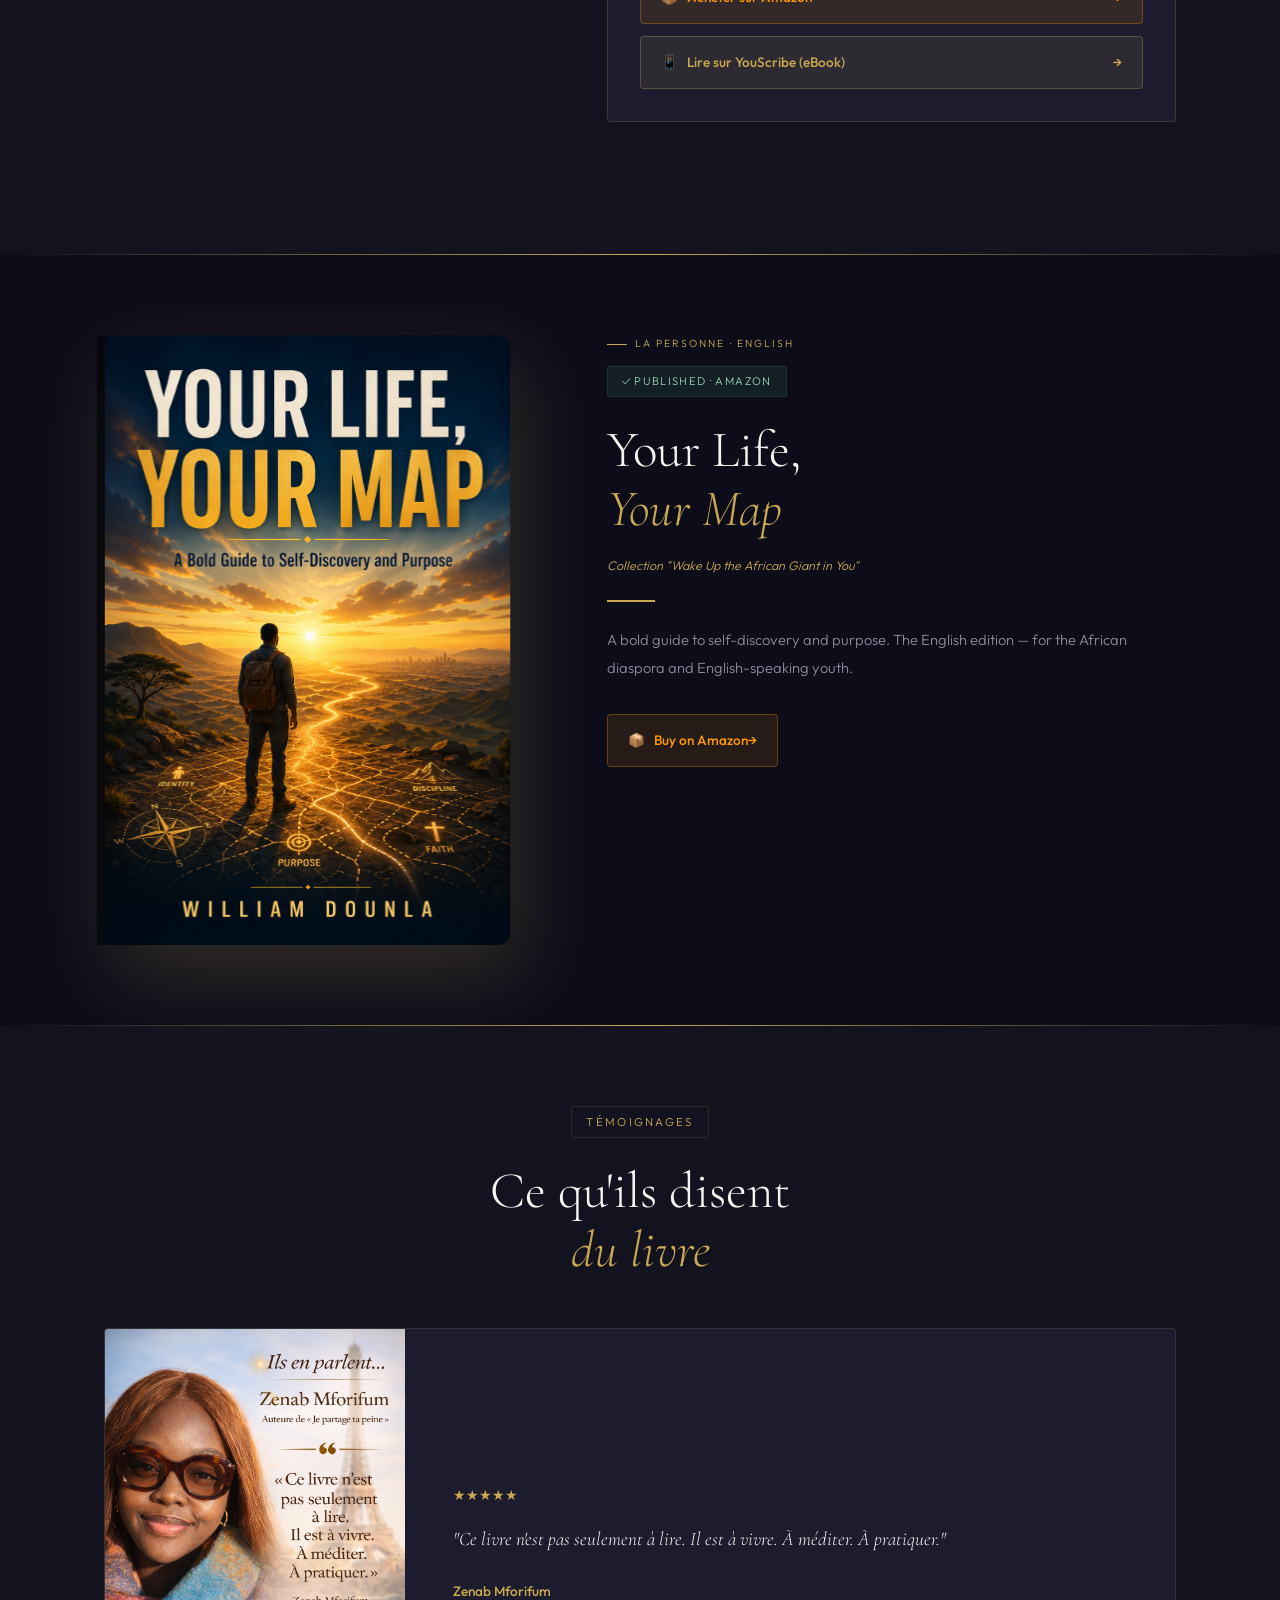
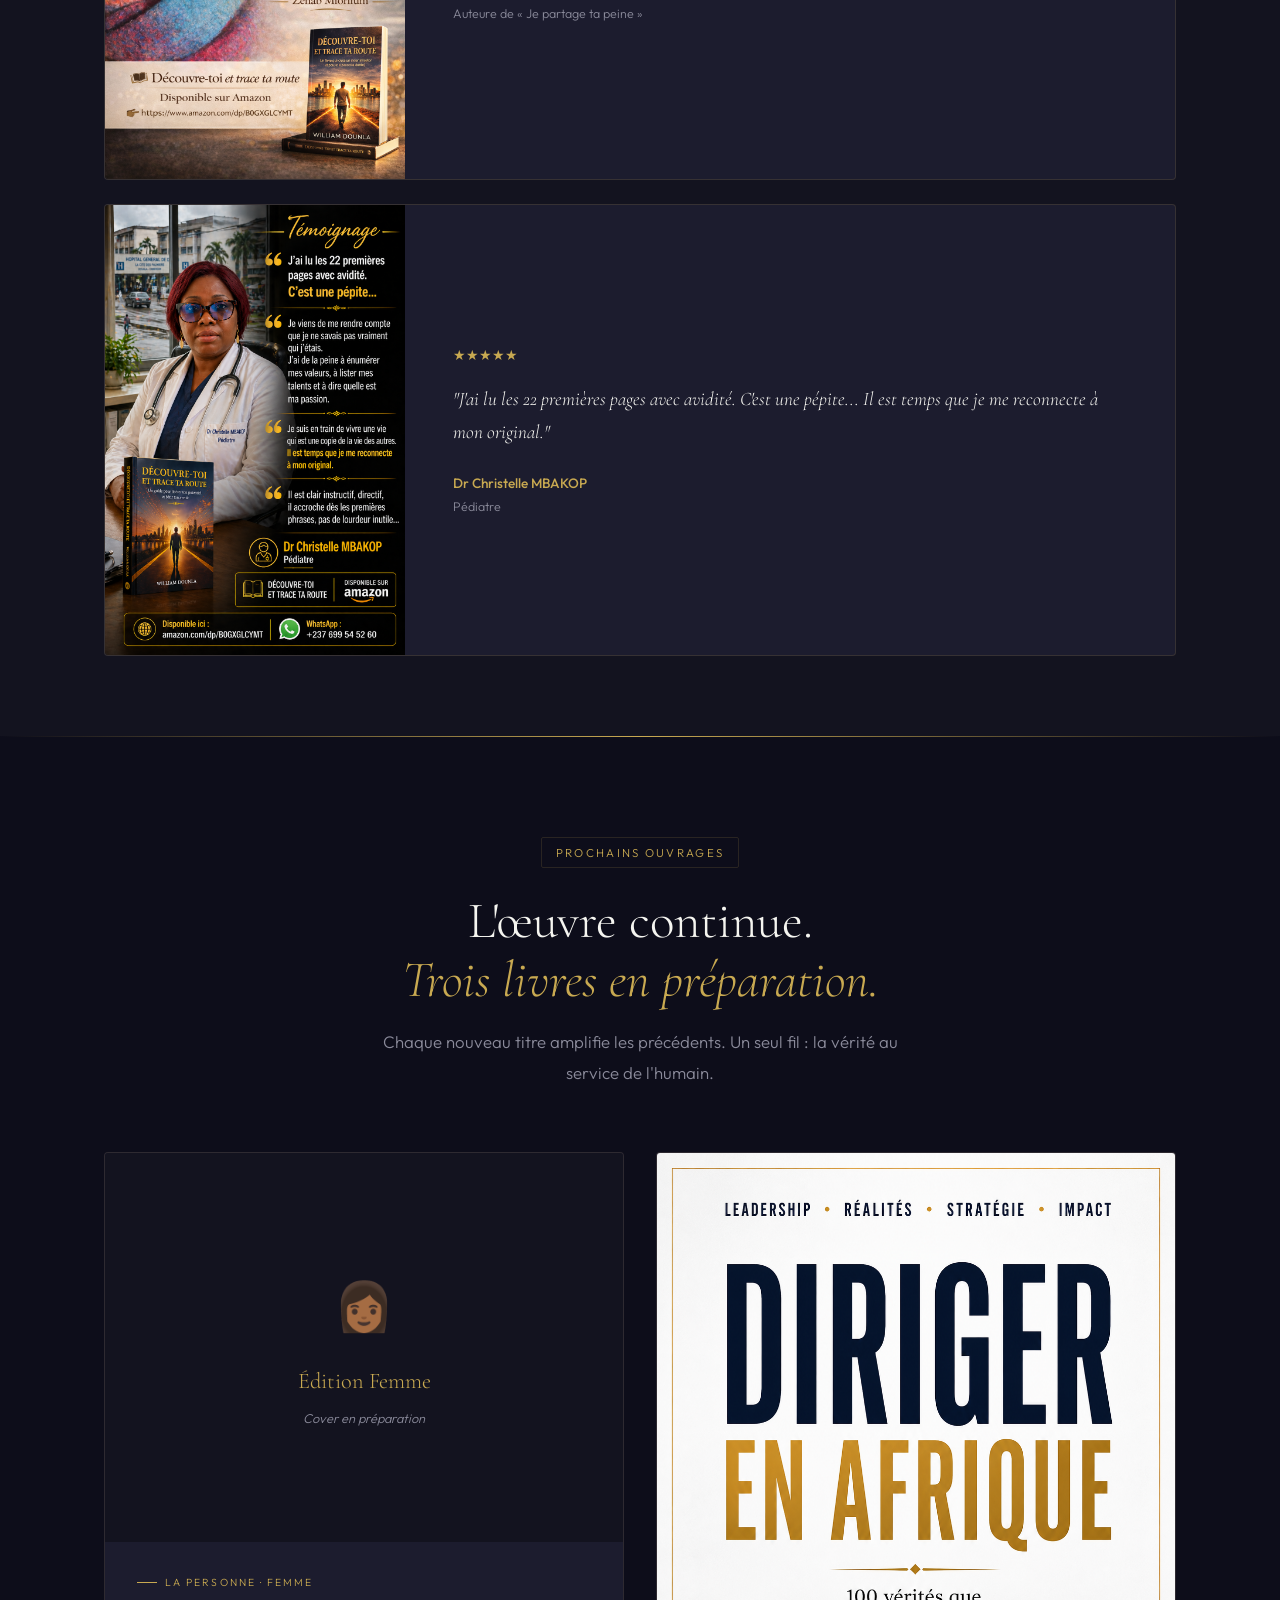
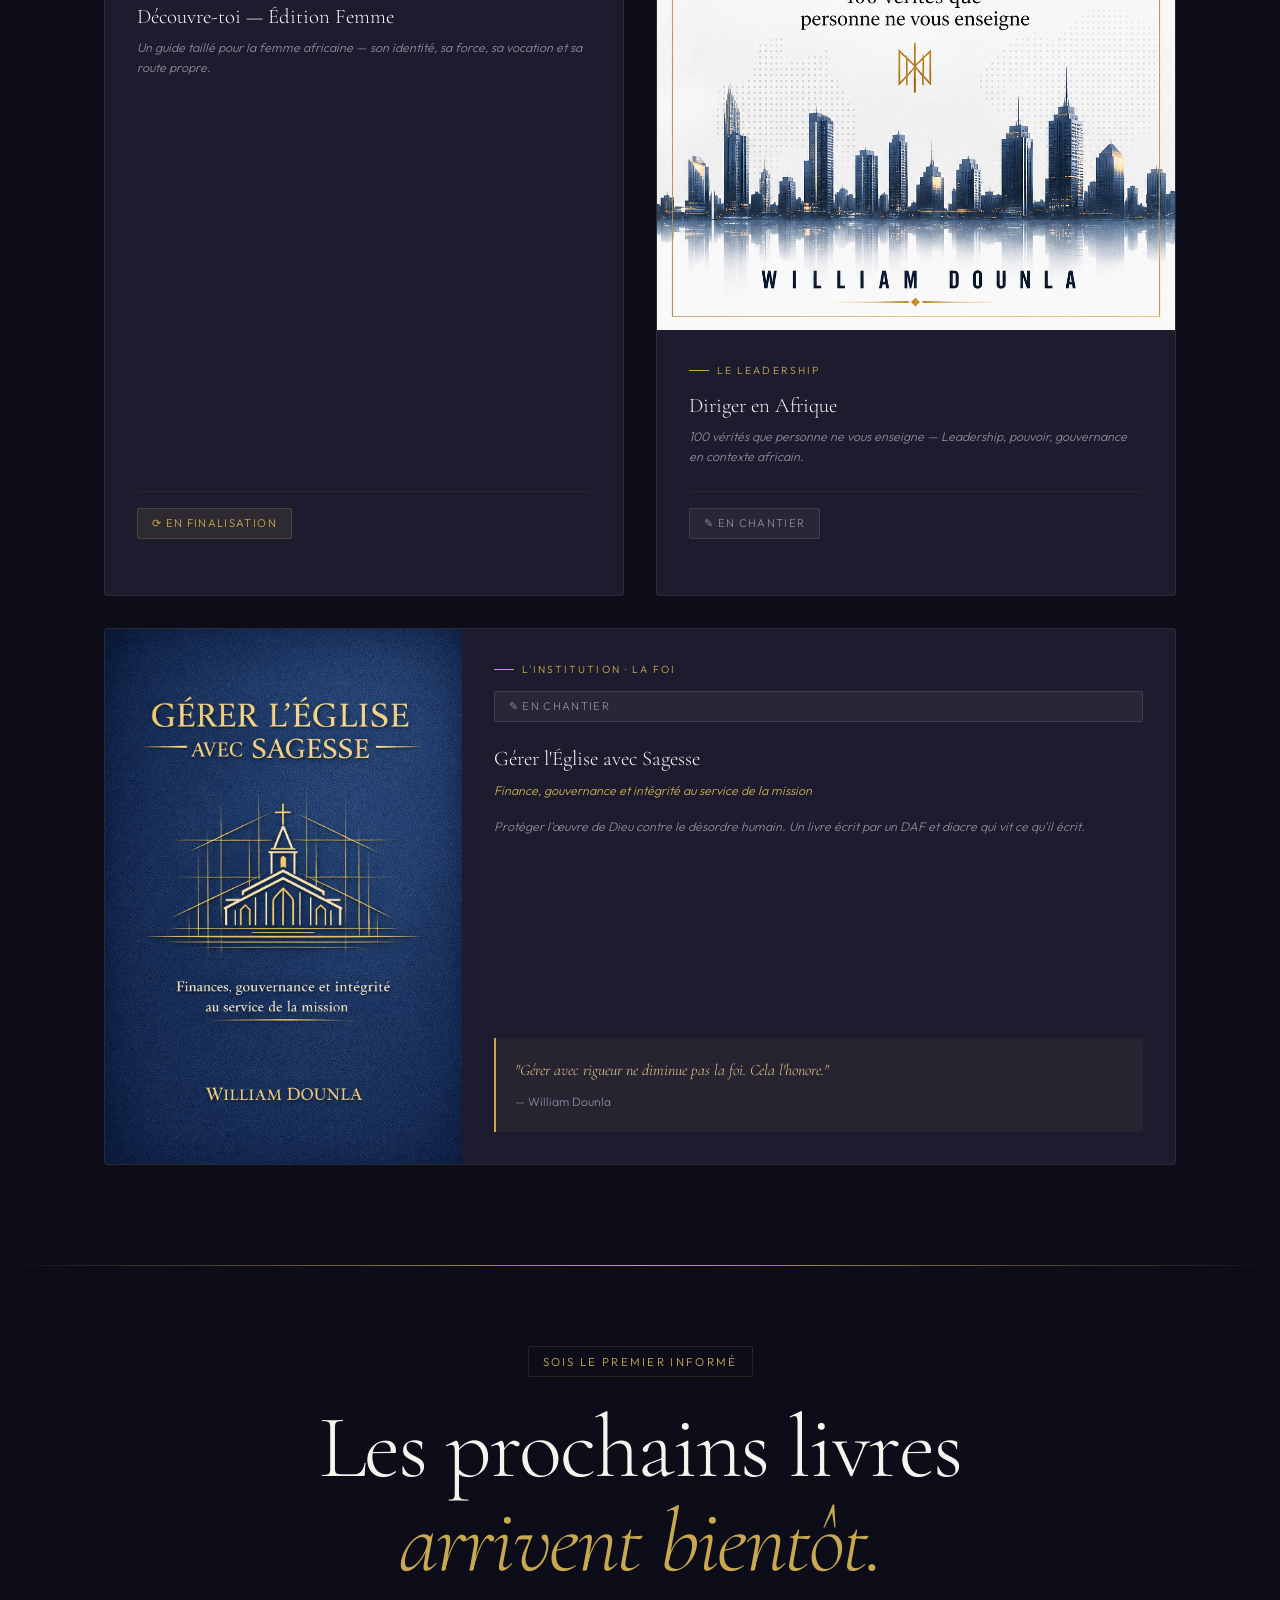
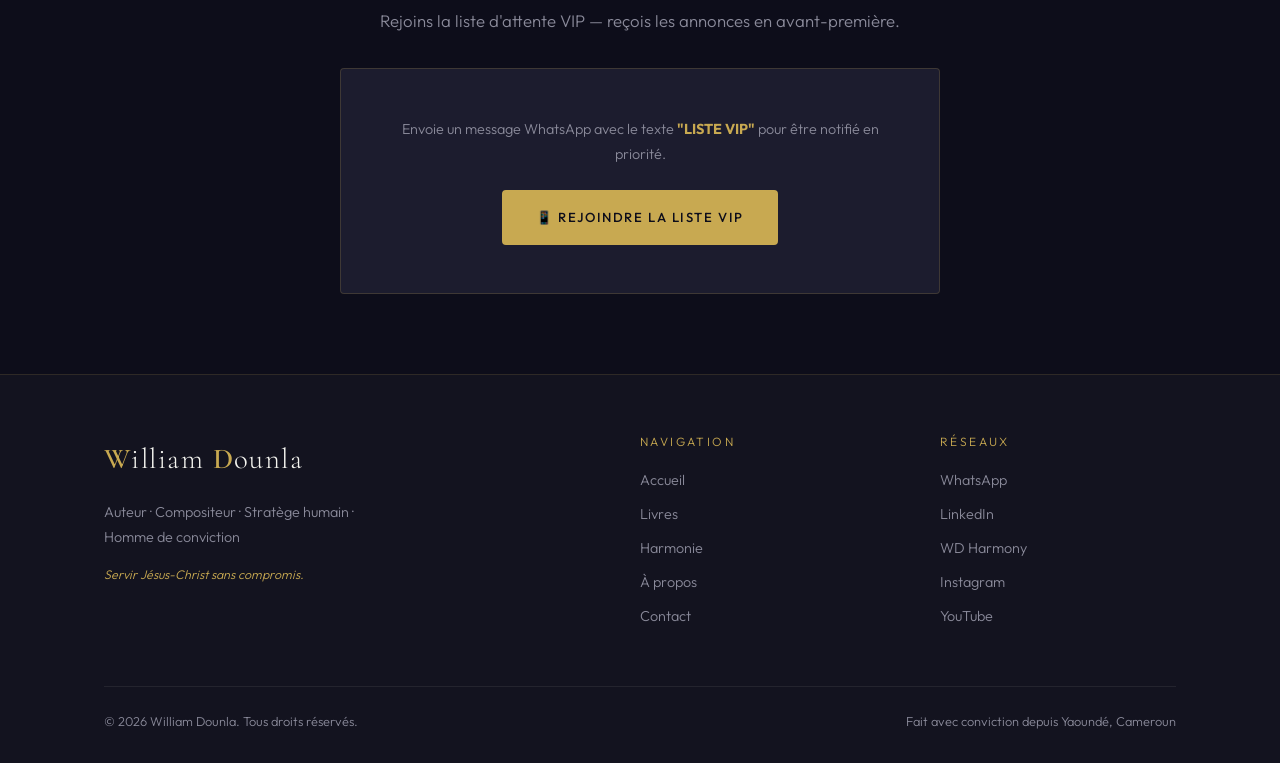
<file: livres.html>
<!DOCTYPE html>
<html lang="fr">
<head>
  <meta charset="UTF-8" />
  <meta name="viewport" content="width=device-width, initial-scale=1.0" />
  <title>Livres — William Dounla</title>
  <meta name="description" content="L'œuvre de William Dounla — Collection Réveille le géant africain en toi. 5 livres sur la connaissance de soi, le leadership africain, la gouvernance d'église." />
  <link rel="stylesheet" href="style.css" />
  <style>
    .page-hero {
      min-height: 55vh; display:flex; align-items:flex-end;
      padding: calc(var(--nav-h) + 60px) 0 80px;
      position:relative; overflow:hidden;
    }
    .page-hero-bg {
      position:absolute; inset:0;
      background: radial-gradient(ellipse 70% 60% at 60% 30%, rgba(200,169,81,0.09) 0%, transparent 65%),
                  radial-gradient(ellipse 40% 50% at 10% 80%, rgba(28,28,46,0.8) 0%, transparent 60%);
    }
    .collection-tag {
      display:inline-block; font-size:0.72rem; letter-spacing:0.2em;
      text-transform:uppercase; color:var(--or);
      border:1px solid rgba(200,169,81,0.25); padding:5px 14px;
      border-radius:2px; margin-bottom:1rem;
    }

    /* ── LIVRE FEATURED ── */
    .livre-featured {
      padding:100px 0; background:var(--nuit-2);
    }
    .livre-featured-layout {
      display:grid; grid-template-columns:1fr 1.4fr;
      gap:6rem; align-items:start;
    }
    .livre-cover-wrap {
      position:sticky; top:calc(var(--nav-h) + 2rem);
    }
    .livre-cover-img {
      width:100%; display:block;
      border-radius:4px 12px 12px 4px;
      box-shadow:-8px 0 0 rgba(0,0,0,0.6), 10px 30px 80px rgba(200,169,81,0.2);
      transition:transform 0.5s;
      transform:rotateY(-5deg);
    }
    .livre-cover-img:hover { transform:rotateY(0deg); }
    .livre-banniere {
      width:100%; display:block; margin-top:1.5rem;
      border-radius:4px; border:1px solid rgba(200,169,81,0.1);
    }
    .status-badge {
      display:inline-flex; align-items:center; gap:6px;
      font-size:0.7rem; letter-spacing:0.12em; text-transform:uppercase;
      padding:5px 14px; border-radius:2px; margin-bottom:1.5rem;
    }
    .status-published { background:rgba(45,106,79,0.2); color:#95d5b2; border:1px solid rgba(45,106,79,0.3); }
    .status-soon { background:rgba(200,169,81,0.1); color:var(--or); border:1px solid rgba(200,169,81,0.2); }
    .status-wip { background:rgba(255,255,255,0.05); color:var(--gris); border:1px solid rgba(255,255,255,0.1); }

    /* Order buttons */
    .order-btns { display:flex; flex-direction:column; gap:0.75rem; margin-top:1.5rem; }
    .order-btn {
      display:flex; align-items:center; justify-content:space-between;
      padding:14px 20px; border-radius:var(--radius);
      text-decoration:none; font-size:0.85rem; font-weight:500;
      transition:all 0.3s; border:1px solid;
    }
    .order-wa { background:rgba(37,211,102,0.1); border-color:rgba(37,211,102,0.3); color:#25D366; }
    .order-wa:hover { background:rgba(37,211,102,0.2); transform:translateX(4px); }
    .order-amazon { background:rgba(255,153,0,0.1); border-color:rgba(255,153,0,0.3); color:#FF9900; }
    .order-amazon:hover { background:rgba(255,153,0,0.2); transform:translateX(4px); }
    .order-youscribe { background:rgba(200,169,81,0.1); border-color:rgba(200,169,81,0.3); color:var(--or); }
    .order-youscribe:hover { background:var(--or-dim); transform:translateX(4px); }

    /* Benefits */
    .benefit-item { display:flex; gap:1rem; align-items:flex-start; margin-bottom:0.8rem; }
    .benefit-check { color:var(--or); font-size:1.1rem; flex-shrink:0; }

    /* ── AUTRES LIVRES ── */
    .autres-livres { padding:100px 0; background:var(--nuit); }
    .livres-grid {
      display:grid; grid-template-columns:repeat(2,1fr);
      gap:2rem; margin-top:4rem;
    }
    .livre-card {
      background:var(--nuit-3); border:1px solid rgba(200,169,81,0.1);
      border-radius:var(--radius); overflow:hidden;
      transition:all var(--transition); display:flex; flex-direction:column;
    }
    .livre-card:hover { border-color:rgba(200,169,81,0.3); transform:translateY(-5px); box-shadow:0 20px 60px rgba(0,0,0,0.3); }
    .livre-card-img {
      width:100%; aspect-ratio:2/3; object-fit:cover;
      object-position:top; display:block;
      transition:transform 0.5s;
    }
    .livre-card:hover .livre-card-img { transform:scale(1.03); }
    .livre-card-body { padding:2rem; flex:1; display:flex; flex-direction:column; }
    .livre-univers {
      font-size:0.65rem; letter-spacing:0.2em; text-transform:uppercase;
      color:var(--or); margin-bottom:0.8rem;
      display:flex; align-items:center; gap:8px;
    }
    .livre-univers::before { content:''; display:block; width:20px; height:1px; background:var(--or); }
    .livre-card-title { font-family:var(--font-display); font-size:1.3rem; line-height:1.25; margin-bottom:0.5rem; }
    .livre-card-sub { font-size:0.78rem; color:var(--gris); font-style:italic; line-height:1.6; margin-bottom:auto; padding-bottom:1.5rem; }
    .livre-card-footer { border-top:1px solid rgba(200,169,81,0.08); padding-top:1rem; }

    /* ── TEMOIGNAGE ── */
    .testi-section { padding:80px 0; background:var(--nuit-2); }
    .testi-big {
      display:flex; gap:0; align-items:stretch;
      background:var(--nuit-3); border:1px solid rgba(200,169,81,0.15);
      border-radius:var(--radius); overflow:hidden;
    }
    .testi-big img { width:300px; object-fit:cover; object-position:top; flex-shrink:0; }
    .testi-big-content { padding:3rem; display:flex; flex-direction:column; justify-content:center; }
    .testi-stars { color:var(--or); font-size:0.9rem; margin-bottom:1rem; }
    .testi-quote-text {
      font-family:var(--font-display); font-size:1.2rem;
      font-style:italic; color:var(--blanc); line-height:1.7; margin-bottom:1.5rem;
    }

    /* ── LISTE ATTENTE ── */
    .waitlist-section { padding:80px 0; background:var(--nuit); text-align:center; }
    .waitlist-box {
      max-width:600px; margin:2rem auto 0;
      background:var(--nuit-3); border:1px solid rgba(200,169,81,0.2);
      padding:3rem; border-radius:var(--radius);
    }

    @media(max-width:900px){
      .livre-featured-layout{grid-template-columns:1fr;}
      .livre-cover-wrap{position:static;}
      .livres-grid{grid-template-columns:1fr;}
      .testi-big{flex-direction:column;}
      .testi-big img{width:100%;height:200px;}
    }
  </style>
</head>
<body>
<div class="cursor"><div class="cursor-dot" style="position:fixed"></div><div class="cursor-ring" style="position:fixed"></div></div>
<div class="mobile-menu"><button class="mobile-close">✕</button>
  <a id="mob-accueil" href="index.html">Accueil</a>
  <a id="mob-livre" href="livre.html">Livres</a>
  <a id="mob-harmonie" href="harmonie.html">Harmonie</a>
  <a id="mob-apropos" href="apropos.html">À propos</a>
  <a id="mob-contact" href="contact.html">Contact</a>
</div>
<nav>
  <a class="nav-logo" href="index.html">W<span>illiam </span>D<span>ounla</span></a>
  <ul class="nav-links">
    <li><a id="nav-accueil" href="index.html">Accueil</a></li>
    <li><a id="nav-livre" href="livre.html" class="active">Livres</a></li>
    <li><a id="nav-harmonie" href="harmonie.html">Harmonie</a></li>
    <li><a id="nav-apropos" href="apropos.html">À propos</a></li>
    <li><a id="nav-contact" href="contact.html">Contact</a></li>
  </ul>
  <div style="display:flex;align-items:center;gap:1rem;">
    <div class="nav-lang"><button class="lang-btn" data-lang="fr">FR</button><button class="lang-btn" data-lang="en">EN</button></div>
    <a id="nav-cta" class="nav-cta" href="#commander">Commander</a>
    <button class="hamburger"><span></span><span></span><span></span></button>
  </div>
</nav>

<!-- PAGE HERO -->
<section class="page-hero">
  <div class="page-hero-bg"></div>
  <div class="container" style="position:relative;z-index:1;">
    <div class="page-breadcrumb"><a href="index.html">William Dounla</a> <span id="breadcrumb">Livres</span></div>
    <div class="collection-tag" id="collection-tag">Collection — Réveille le géant africain en toi</div>
    <h1 class="display-title" id="page-title">L'œuvre de<br><em>William Dounla</em></h1>
    <p style="color:var(--gris);margin-top:1rem;max-width:560px;" id="page-sub">
      Cinq livres. Un seul fil conducteur : aider les personnes et les organisations à devenir plus conscientes, plus responsables et plus alignées avec la vérité.
    </p>
  </div>
</section>

<hr class="divider">

<!-- LIVRE 1 — DÉCOUVRE-TOI (FEATURED) -->
<section class="livre-featured" id="commander">
  <div class="container">
    <div class="livre-featured-layout">
      <div class="livre-cover-wrap reveal">
        <img class="livre-cover-img" src="couverture.png" alt="Découvre-toi et Trace ta Route — William Dounla" />
        <img class="livre-banniere" src="banniere-livre.png" alt="Clarifie ta Vision. Transforme ta Vie." />
      </div>
      <div class="reveal reveal-delay-2">
        <div class="livre-univers" id="l1-univers">La Personne</div>
        <span class="status-badge status-published">✓ Publié · Amazon & YouScribe</span>
        <h2 class="section-title" id="l1-title">Découvre-toi et<br><em>Trace ta Route</em></h2>
        <p style="font-size:0.78rem;color:var(--or);font-style:italic;margin-bottom:1rem;" id="l1-collection">Collection « Réveille le géant africain en toi »</p>
        <div class="or-line"></div>
        <p style="color:var(--gris);line-height:1.9;margin-bottom:1rem;font-size:0.92rem;" id="l1-desc1">Ce livre n'est pas un livre de motivation générique. C'est un guide pratique, écrit depuis le terrain africain, pour t'aider à répondre aux questions fondamentales que personne autour de toi n'a su te poser.</p>
        <p style="color:var(--gris);line-height:1.9;margin-bottom:2rem;font-size:0.92rem;" id="l1-desc2">Qui es-tu vraiment ? Quelle est ta mission ? Comment construire un avenir qui te ressemble malgré les pressions familiales, sociales et économiques du contexte africain ?</p>

        <!-- Bénéfices -->
        <div style="margin-bottom:2rem;">
          <div class="benefit-item"><span class="benefit-check">✓</span><span style="color:var(--gris);font-size:0.9rem;" id="b1">Une méthode en 4 étapes pour te découvrir profondément</span></div>
          <div class="benefit-item"><span class="benefit-check">✓</span><span style="color:var(--gris);font-size:0.9rem;" id="b2">Des exercices pratiques adaptés au contexte africain</span></div>
          <div class="benefit-item"><span class="benefit-check">✓</span><span style="color:var(--gris);font-size:0.9rem;" id="b3">Des outils pour clarifier ta vision et tes objectifs de vie</span></div>
          <div class="benefit-item"><span class="benefit-check">✓</span><span style="color:var(--gris);font-size:0.9rem;" id="b4">Un langage qui te ressemble — africain, direct, authentique</span></div>
        </div>

        <!-- Prix & Commande -->
        <div style="background:var(--nuit-3);border:1px solid rgba(200,169,81,0.2);padding:2rem;border-radius:var(--radius);margin-bottom:2rem;">
          <div style="font-size:0.78rem;color:var(--gris);margin-bottom:0.3rem;" id="price-label">Prix vente directe</div>
          <div style="font-family:var(--font-display);font-size:2.8rem;color:var(--or);font-weight:300;">5 000 FCFA</div>
          <div style="font-size:0.75rem;color:var(--gris);margin-top:4px;" id="price-note">Livraison disponible · Dédicace possible</div>
          <div class="order-btns">
            <a class="order-btn order-wa" href="https://wa.me/237699545260?text=Bonjour William, je souhaite commander le livre Découvre-toi et Trace ta Route." target="_blank">
              <span>📱 &nbsp; <span id="btn-wa">Commander via WhatsApp</span></span><span>→</span>
            </a>
            <a class="order-btn order-amazon" href="https://www.amazon.com/dp/B0GX3B4TTM" target="_blank">
              <span>📦 &nbsp; <span id="btn-amazon">Acheter sur Amazon</span></span><span>→</span>
            </a>
            <a class="order-btn order-youscribe" href="#" target="_blank">
              <span>📱 &nbsp; <span id="btn-youscribe">Lire sur YouScribe (eBook)</span></span><span>→</span>
            </a>
          </div>
        </div>
      </div>
    </div>
  </div>
</section>

<hr class="divider">

<!-- LIVRE 2 — YOUR LIFE YOUR MAP -->
<section style="padding:80px 0;background:var(--nuit);">
  <div class="container">
    <div class="livre-featured-layout">
      <div class="livre-cover-wrap reveal">
        <img class="livre-cover-img" src="couverture-your-life.png" alt="Your Life Your Map — William Dounla" />
      </div>
      <div class="reveal reveal-delay-2">
        <div class="livre-univers" id="l2-univers">The Person · English</div>
        <span class="status-badge status-published">✓ Published · Amazon</span>
        <h2 class="section-title" id="l2-title">Your Life,<br><em>Your Map</em></h2>
        <p style="font-size:0.78rem;color:var(--or);font-style:italic;margin-bottom:1rem;" id="l2-collection">Collection "Wake Up the African Giant in You"</p>
        <div class="or-line"></div>
        <p style="color:var(--gris);line-height:1.9;margin-bottom:1rem;font-size:0.92rem;" id="l2-desc">A bold guide to self-discovery and purpose. The English edition of "Découvre-toi et Trace ta Route" — for the African diaspora and English-speaking youth across the continent and beyond.</p>
        <div style="margin-top:2rem;">
          <a class="order-btn order-amazon" style="display:inline-flex;max-width:300px;" href="https://www.amazon.com/dp/B0GX3B4TTM" target="_blank">
            <span>📦 &nbsp; <span id="l2-btn">Buy on Amazon</span></span><span>→</span>
          </a>
        </div>
      </div>
    </div>
  </div>
</section>

<hr class="divider">

<!-- TEMOIGNAGES -->
<section class="testi-section">
  <div class="container">
    <div class="reveal" style="text-align:center;margin-bottom:3rem;">
      <div class="tag" id="testi-tag">Témoignages</div>
      <h2 class="section-title" id="testi-title">Ce qu'ils disent<br><em>du livre</em></h2>
    </div>
    <!-- Zenab -->
    <div class="testi-big reveal" style="margin-bottom:1.5rem;">
      <img src="temoignage-zenab.png" alt="Zenab Mforifum" />
      <div class="testi-big-content">
        <div class="testi-stars">★★★★★</div>
        <p class="testi-quote-text" id="t-zenab">"Ce livre n'est pas seulement à lire. Il est à vivre. À méditer. À pratiquer."</p>
        <div style="font-size:0.85rem;color:var(--or);font-weight:500;">Zenab Mforifum</div>
        <div style="font-size:0.78rem;color:var(--gris);">Auteure de « Je partage ta peine »</div>
      </div>
    </div>
    <!-- Christelle -->
    <div class="testi-big reveal">
      <img src="temoignage-christelle.png" alt="Dr Christelle MBAKOP" style="object-position:center;" />
      <div class="testi-big-content">
        <div class="testi-stars">★★★★★</div>
        <p class="testi-quote-text" id="t-christelle">"J'ai lu les 22 premières pages avec avidité. C'est une pépite... Je viens de me rendre compte que je ne savais pas vraiment qui j'étais. Il est temps que je me reconnecte à mon original."</p>
        <div style="font-size:0.85rem;color:var(--or);font-weight:500;">Dr Christelle MBAKOP</div>
        <div style="font-size:0.78rem;color:var(--gris);">Pédiatre</div>
      </div>
    </div>
  </div>
</section>

<hr class="divider">

<!-- LIVRES EN CHANTIER -->
<section class="autres-livres">
  <div class="container">
    <div class="reveal" style="text-align:center;">
      <div class="tag" id="upcoming-tag">Prochains ouvrages</div>
      <h2 class="section-title" id="upcoming-title">L'œuvre continue.<br><em>Trois livres en préparation.</em></h2>
      <p class="lead" style="margin:0 auto;" id="upcoming-sub">Chaque nouveau titre amplifie les précédents. Un seul fil : la vérité au service de l'humain.</p>
    </div>
    <div class="livres-grid">

      <!-- Édition Femme -->
      <div class="livre-card reveal reveal-delay-1">
        <div style="background:var(--nuit-2);display:flex;align-items:center;justify-content:center;padding:3rem;aspect-ratio:4/3;">
          <div style="text-align:center;">
            <div style="font-size:3rem;margin-bottom:1rem;">👩🏾</div>
            <div style="font-family:var(--font-display);font-size:1.4rem;color:var(--or);">Édition Femme</div>
            <div style="font-size:0.8rem;color:var(--gris);margin-top:0.5rem;font-style:italic;">Cover en préparation</div>
          </div>
        </div>
        <div class="livre-card-body">
          <div class="livre-univers" id="l3-univers">La Personne · Femme</div>
          <h3 class="livre-card-title" id="l3-title">Découvre-toi et Trace ta Route — Édition Femme</h3>
          <p class="livre-card-sub" id="l3-sub">Un guide taillé pour la femme africaine — son identité, sa force, sa vocation et sa route propre.</p>
          <div class="livre-card-footer">
            <span class="status-badge status-soon">⟳ En finalisation</span>
          </div>
        </div>
      </div>

      <!-- Diriger en Afrique -->
      <div class="livre-card reveal reveal-delay-2">
        <img class="livre-card-img" src="couverture-diriger.png" alt="Diriger en Afrique — William Dounla" />
        <div class="livre-card-body">
          <div class="livre-univers" id="l4-univers">Le Leadership</div>
          <h3 class="livre-card-title" id="l4-title">Diriger en Afrique</h3>
          <p class="livre-card-sub" id="l4-sub">100 vérités que personne ne vous enseigne — Leadership, pouvoir, gouvernance et responsabilité en contexte africain.</p>
          <div class="livre-card-footer">
            <span class="status-badge status-wip">✎ En chantier</span>
          </div>
        </div>
      </div>

      <!-- Gérer l'Église -->
      <div class="livre-card reveal reveal-delay-1" style="grid-column:span 2;">
        <div style="display:grid;grid-template-columns:1fr 2fr;">
          <img src="couverture-eglise.png" alt="Gérer l'Église avec Sagesse — William Dounla" style="width:100%;height:100%;object-fit:cover;display:block;" />
          <div class="livre-card-body">
            <div class="livre-univers" id="l5-univers">L'Institution · La Foi</div>
            <span class="status-badge status-wip">✎ En chantier</span>
            <h3 class="livre-card-title" id="l5-title">Gérer l'Église avec Sagesse</h3>
            <p style="font-size:0.78rem;color:var(--or);font-style:italic;margin-bottom:1rem;" id="l5-collection">Finance, gouvernance et intégrité au service de la mission</p>
            <p class="livre-card-sub" id="l5-sub">Protéger l'œuvre de Dieu contre le désordre humain. Un livre écrit par un DAF et diacre qui vit ce qu'il écrit au quotidien.</p>
            <div style="margin-top:1.5rem;padding:1.2rem;background:rgba(200,169,81,0.06);border-left:2px solid var(--or);border-radius:0 4px 4px 0;">
              <p style="font-family:var(--font-display);font-size:1rem;font-style:italic;color:var(--or-light,#E2CC8A);" id="l5-quote">"Gérer avec rigueur ne diminue pas la foi. Cela l'honore."</p>
              <p style="font-size:0.75rem;color:var(--gris);margin-top:0.5rem;">— William Dounla</p>
            </div>
          </div>
        </div>
      </div>
    </div>
  </div>
</section>

<hr class="divider">

<!-- LISTE D'ATTENTE -->
<section class="waitlist-section">
  <div class="container reveal">
    <div class="tag" id="waitlist-tag">Sois le premier informé</div>
    <h2 class="display-title" id="waitlist-title">Les prochains livres<br><em>arrivent bientôt.</em></h2>
    <p class="lead" style="margin:1rem auto 0;text-align:center;" id="waitlist-sub">Rejoins la liste d'attente VIP — reçois les annonces en avant-première.</p>
    <div class="waitlist-box">
      <p style="color:var(--gris);font-size:0.9rem;margin-bottom:1.5rem;" id="waitlist-desc">Envoie un message WhatsApp avec le texte <strong style="color:var(--or);">"LISTE VIP"</strong> pour être notifié en priorité à chaque nouvelle sortie.</p>
      <a class="btn btn-gold" href="https://wa.me/237699545260?text=LISTE VIP — Je veux être notifié des prochains livres de William Dounla" target="_blank" id="waitlist-btn">
        📱 Rejoindre la liste VIP
        <svg viewBox="0 0 24 24" fill="none" stroke="currentColor" stroke-width="2"><path d="M5 12h14M12 5l7 7-7 7"/></svg>
      </a>
    </div>
  </div>
</section>

<!-- FOOTER -->
<footer>
  <div class="container">
    <div class="footer-grid">
      <div class="footer-brand">
        <a class="nav-logo" href="index.html">W<span>illiam </span>D<span>ounla</span></a>
        <p id="footer-tagline">Auteur · Compositeur · Stratège humain · Homme de conviction</p>
        <p style="font-size:0.78rem;color:var(--or);margin-top:0.8rem;font-style:italic;" id="footer-mission">Servir Jésus-Christ sans compromis.</p>
      </div>
      <div class="footer-col">
        <h4 id="footer-nav-title">Navigation</h4>
        <a id="footer-link-accueil" href="index.html">Accueil</a>
        <a id="footer-link-livre" href="livre.html">Livres</a>
        <a href="harmonie.html">Harmonie</a>
        <a id="footer-link-apropos" href="apropos.html">À propos</a>
        <a id="footer-link-contact" href="contact.html">Contact</a>
      </div>
      <div class="footer-col">
        <h4 id="footer-social-title">Réseaux</h4>
        <a href="https://wa.me/237699545260" target="_blank">WhatsApp</a>
        <a href="https://www.linkedin.com/in/william-dounla-b7b93088/" target="_blank">LinkedIn</a>
        <a href="https://suno.com/@williamdounla" target="_blank">WD Harmony</a>
        <a href="#" target="_blank">Instagram</a>
        <a href="#" target="_blank">YouTube</a>
      </div>
    </div>
    <div class="footer-bottom">
      <p id="footer-rights">© 2026 William Dounla. Tous droits réservés.</p>
      <p id="footer-made">Fait avec conviction depuis Yaoundé, Cameroun</p>
    </div>
  </div>
</footer>

<script src="main.js"></script>
<script>
function updatePageLang(lang) {
  const t = {
    fr:{
      breadcrumb:"Livres", collectionTag:"Collection — Réveille le géant africain en toi",
      pageTitle:"L'œuvre de<br><em>William Dounla</em>",
      pageSub:"Cinq livres. Un seul fil conducteur : aider les personnes et les organisations à devenir plus conscientes, plus responsables et plus alignées avec la vérité.",
      l1Univers:"La Personne", l1Title:"Découvre-toi et<br><em>Trace ta Route</em>",
      l1Collection:"Collection « Réveille le géant africain en toi »",
      l1Desc1:"Ce livre n'est pas un livre de motivation générique. C'est un guide pratique, écrit depuis le terrain africain, pour t'aider à répondre aux questions fondamentales que personne autour de toi n'a su te poser.",
      l1Desc2:"Qui es-tu vraiment ? Quelle est ta mission ? Comment construire un avenir qui te ressemble malgré les pressions familiales, sociales et économiques du contexte africain ?",
      b1:"Une méthode en 4 étapes pour te découvrir profondément",
      b2:"Des exercices pratiques adaptés au contexte africain",
      b3:"Des outils pour clarifier ta vision et tes objectifs de vie",
      b4:"Un langage qui te ressemble — africain, direct, authentique",
      priceLabel:"Prix vente directe", priceNote:"Livraison disponible · Dédicace possible",
      btnWa:"Commander via WhatsApp", btnAmazon:"Acheter sur Amazon", btnYouscribe:"Lire sur YouScribe (eBook)",
      l2Univers:"La Personne · English", l2Title:"Your Life,<br><em>Your Map</em>",
      l2Collection:"Collection \"Wake Up the African Giant in You\"",
      l2Desc:"A bold guide to self-discovery and purpose. The English edition — for the African diaspora and English-speaking youth.",
      l2Btn:"Buy on Amazon",
      testiTag:"Témoignages", testiTitle:"Ce qu'ils disent<br><em>du livre</em>",
      tZenab:'"Ce livre n\'est pas seulement à lire. Il est à vivre. À méditer. À pratiquer."',
      tChristelle:'"J\'ai lu les 22 premières pages avec avidité. C\'est une pépite... Il est temps que je me reconnecte à mon original."',
      upcomingTag:"Prochains ouvrages", upcomingTitle:"L'œuvre continue.<br><em>Trois livres en préparation.</em>",
      upcomingSub:"Chaque nouveau titre amplifie les précédents. Un seul fil : la vérité au service de l'humain.",
      l3Univers:"La Personne · Femme", l3Title:"Découvre-toi — Édition Femme",
      l3Sub:"Un guide taillé pour la femme africaine — son identité, sa force, sa vocation et sa route propre.",
      l4Univers:"Le Leadership", l4Title:"Diriger en Afrique",
      l4Sub:"100 vérités que personne ne vous enseigne — Leadership, pouvoir, gouvernance en contexte africain.",
      l5Univers:"L'Institution · La Foi", l5Title:"Gérer l'Église avec Sagesse",
      l5Collection:"Finance, gouvernance et intégrité au service de la mission",
      l5Sub:"Protéger l'œuvre de Dieu contre le désordre humain. Un livre écrit par un DAF et diacre qui vit ce qu'il écrit.",
      l5Quote:'"Gérer avec rigueur ne diminue pas la foi. Cela l\'honore."',
      waitlistTag:"Sois le premier informé", waitlistTitle:"Les prochains livres<br><em>arrivent bientôt.</em>",
      waitlistSub:"Rejoins la liste d'attente VIP — reçois les annonces en avant-première.",
      waitlistDesc:"Envoie un message WhatsApp avec le texte <strong style='color:var(--or)'>\"LISTE VIP\"</strong> pour être notifié en priorité.",
      waitlistBtn:"📱 Rejoindre la liste VIP",
    },
    en:{
      breadcrumb:"Books", collectionTag:"Collection — Wake Up the African Giant in You",
      pageTitle:"The work of<br><em>William Dounla</em>",
      pageSub:"Five books. One thread: helping people and organizations become more conscious, more responsible and more aligned with truth.",
      l1Univers:"The Person", l1Title:"Discover Yourself and<br><em>Trace Your Path</em>",
      l1Collection:"Collection \"Wake Up the African Giant in You\"",
      l1Desc1:"This is not a generic motivation book. It's a practical guide, written from the African ground, to help you answer the fundamental questions no one around you has known how to ask.",
      l1Desc2:"Who are you really? What is your mission? How do you build a future that reflects you despite the family, social and economic pressures of the African context?",
      b1:"A 4-step method to discover yourself deeply",
      b2:"Practical exercises adapted to the African context",
      b3:"Tools to clarify your vision and life goals",
      b4:"A language that resonates — African, direct, authentic",
      priceLabel:"Direct sale price", priceNote:"Delivery available · Dedication possible",
      btnWa:"Order via WhatsApp", btnAmazon:"Buy on Amazon", btnYouscribe:"Read on YouScribe (eBook)",
      l2Univers:"The Person · English", l2Title:"Your Life,<br><em>Your Map</em>",
      l2Collection:"Collection \"Wake Up the African Giant in You\"",
      l2Desc:"A bold guide to self-discovery and purpose. For the African diaspora and English-speaking youth across the continent and beyond.",
      l2Btn:"Buy on Amazon",
      testiTag:"Testimonials", testiTitle:"What they say<br><em>about the book</em>",
      tZenab:'"This book is not just to be read. It is to be lived. To be meditated. To be practiced."',
      tChristelle:'"I read the first 22 pages with eagerness. It\'s a gem... It\'s time for me to reconnect with my original."',
      upcomingTag:"Upcoming books", upcomingTitle:"The work continues.<br><em>Three books in preparation.</em>",
      upcomingSub:"Each new title amplifies the previous ones. One thread: truth in service of the human.",
      l3Univers:"The Person · Woman", l3Title:"Discover Yourself — Woman's Edition",
      l3Sub:"A guide crafted for the African woman — her identity, strength, vocation and her own path.",
      l4Univers:"Leadership", l4Title:"Leading in Africa",
      l4Sub:"100 truths nobody teaches you — Leadership, power, governance in the African context.",
      l5Univers:"Institution · Faith", l5Title:"Managing the Church with Wisdom",
      l5Collection:"Finance, governance and integrity in service of the mission",
      l5Sub:"Protecting God's work against human disorder. A book written by a CFO and deacon who lives what he writes.",
      l5Quote:'"Managing with rigor does not diminish faith. It honors it."',
      waitlistTag:"Be the first to know", waitlistTitle:"The next books<br><em>are coming soon.</em>",
      waitlistSub:"Join the VIP waiting list — receive announcements first.",
      waitlistDesc:"Send a WhatsApp message with the text <strong style='color:var(--or)'>\"VIP LIST\"</strong> to be notified first.",
      waitlistBtn:"📱 Join the VIP list",
    }
  };
  const d = t[lang];
  const s = (id,v,h) => { const e=document.getElementById(id); if(e){if(h)e.innerHTML=v;else e.textContent=v;} };
  s('breadcrumb',d.breadcrumb); s('collection-tag',d.collectionTag);
  s('page-title',d.pageTitle,1); s('page-sub',d.pageSub);
  s('l1-univers',d.l1Univers); s('l1-title',d.l1Title,1); s('l1-collection',d.l1Collection);
  s('l1-desc1',d.l1Desc1); s('l1-desc2',d.l1Desc2);
  s('b1',d.b1);s('b2',d.b2);s('b3',d.b3);s('b4',d.b4);
  s('price-label',d.priceLabel); s('price-note',d.priceNote);
  s('btn-wa',d.btnWa); s('btn-amazon',d.btnAmazon); s('btn-youscribe',d.btnYouscribe);
  s('l2-univers',d.l2Univers); s('l2-title',d.l2Title,1); s('l2-collection',d.l2Collection);
  s('l2-desc',d.l2Desc); s('l2-btn',d.l2Btn);
  s('testi-tag',d.testiTag); s('testi-title',d.testiTitle,1);
  s('t-zenab',d.tZenab); s('t-christelle',d.tChristelle);
  s('upcoming-tag',d.upcomingTag); s('upcoming-title',d.upcomingTitle,1); s('upcoming-sub',d.upcomingSub);
  s('l3-univers',d.l3Univers); s('l3-title',d.l3Title); s('l3-sub',d.l3Sub);
  s('l4-univers',d.l4Univers); s('l4-title',d.l4Title); s('l4-sub',d.l4Sub);
  s('l5-univers',d.l5Univers); s('l5-title',d.l5Title); s('l5-collection',d.l5Collection);
  s('l5-sub',d.l5Sub); s('l5-quote',d.l5Quote);
  s('waitlist-tag',d.waitlistTag); s('waitlist-title',d.waitlistTitle,1);
  s('waitlist-sub',d.waitlistSub); s('waitlist-desc',d.waitlistDesc,1); s('waitlist-btn',d.waitlistBtn);
}
</script>
</body>
</html>
</file>
<file: style.css>
/* ═══════════════════════════════════════════════════════
   WILLIAM DOUNLA — Global Stylesheet
   Palette: Or #C8A951 · Bleu Nuit #0D0D1A · Blanc #F5F5F0
   ═══════════════════════════════════════════════════════ */

@import url('https://fonts.googleapis.com/css2?family=Cormorant+Garamond:ital,wght@0,300;0,400;0,600;0,700;1,300;1,400&family=Outfit:wght@300;400;500;600&display=swap');

:root {
  --or: #C8A951;
  --or-light: #E2CC8A;
  --or-dim: rgba(200,169,81,0.15);
  --nuit: #0D0D1A;
  --nuit-2: #13131F;
  --nuit-3: #1C1C2E;
  --blanc: #F5F5F0;
  --gris: #8A8A9A;
  --gris-light: rgba(245,245,240,0.07);
  --font-display: 'Cormorant Garamond', serif;
  --font-body: 'Outfit', sans-serif;
  --nav-h: 80px;
  --radius: 4px;
  --transition: 0.4s cubic-bezier(0.25, 0.46, 0.45, 0.94);
}

*, *::before, *::after { box-sizing: border-box; margin: 0; padding: 0; }

html { scroll-behavior: smooth; font-size: 16px; }

body {
  background: var(--nuit);
  color: var(--blanc);
  font-family: var(--font-body);
  font-weight: 300;
  line-height: 1.7;
  overflow-x: hidden;
  cursor: none;
}

/* ── Custom Cursor ── */
.cursor {
  position: fixed; top: 0; left: 0; z-index: 9999;
  pointer-events: none; mix-blend-mode: difference;
}
.cursor-dot {
  width: 8px; height: 8px;
  background: var(--or);
  border-radius: 50%;
  transform: translate(-50%, -50%);
  transition: transform 0.1s;
}
.cursor-ring {
  width: 36px; height: 36px;
  border: 1.5px solid var(--or);
  border-radius: 50%;
  transform: translate(-50%, -50%);
  transition: transform 0.15s, width 0.3s, height 0.3s;
  opacity: 0.6;
}
body:has(a:hover) .cursor-ring,
body:has(button:hover) .cursor-ring {
  width: 56px; height: 56px;
}

/* ── Scrollbar ── */
::-webkit-scrollbar { width: 4px; }
::-webkit-scrollbar-track { background: var(--nuit); }
::-webkit-scrollbar-thumb { background: var(--or); border-radius: 2px; }

/* ═══ NAVIGATION ═══════════════════════════════════════ */
nav {
  position: fixed; top: 0; left: 0; right: 0; z-index: 100;
  height: var(--nav-h);
  display: flex; align-items: center; justify-content: space-between;
  padding: 0 5vw;
  transition: background var(--transition), backdrop-filter var(--transition);
}
nav.scrolled {
  background: rgba(13,13,26,0.92);
  backdrop-filter: blur(20px);
  border-bottom: 1px solid rgba(200,169,81,0.15);
}

.nav-logo {
  font-family: var(--font-display);
  font-size: 1.5rem;
  font-weight: 600;
  color: var(--or);
  text-decoration: none;
  letter-spacing: 0.05em;
}
.nav-logo span { color: var(--blanc); font-weight: 300; }

.nav-links {
  display: flex; align-items: center; gap: 2.5rem;
  list-style: none;
}
.nav-links a {
  color: rgba(245,245,240,0.75);
  text-decoration: none;
  font-size: 0.85rem;
  letter-spacing: 0.12em;
  text-transform: uppercase;
  transition: color var(--transition);
  position: relative;
}
.nav-links a::after {
  content: '';
  position: absolute; bottom: -4px; left: 0; right: 0;
  height: 1px; background: var(--or);
  transform: scaleX(0); transform-origin: right;
  transition: transform var(--transition);
}
.nav-links a:hover, .nav-links a.active { color: var(--or); }
.nav-links a:hover::after, .nav-links a.active::after { transform: scaleX(1); transform-origin: left; }

.nav-lang {
  display: flex; gap: 0.5rem; align-items: center;
}
.lang-btn {
  background: none; border: 1px solid rgba(200,169,81,0.3);
  color: var(--gris); font-family: var(--font-body);
  font-size: 0.75rem; letter-spacing: 0.1em;
  padding: 4px 10px; border-radius: 2px;
  cursor: none; transition: all 0.3s;
}
.lang-btn.active, .lang-btn:hover {
  border-color: var(--or); color: var(--or);
  background: var(--or-dim);
}

.nav-cta {
  background: var(--or); color: var(--nuit);
  border: none; font-family: var(--font-body);
  font-size: 0.8rem; letter-spacing: 0.12em;
  text-transform: uppercase; font-weight: 600;
  padding: 10px 24px; border-radius: var(--radius);
  text-decoration: none; cursor: none;
  transition: all 0.3s; white-space: nowrap;
}
.nav-cta:hover { background: var(--or-light); transform: translateY(-1px); }

/* ── Hamburger ── */
.hamburger {
  display: none; flex-direction: column; gap: 5px;
  background: none; border: none; cursor: none; padding: 4px;
}
.hamburger span {
  display: block; width: 24px; height: 1.5px;
  background: var(--blanc); transition: all 0.3s;
}

/* ═══ UTILITY ═══════════════════════════════════════════ */
.container { max-width: 1200px; margin: 0 auto; padding: 0 5vw; }
.section { padding: 100px 0; }
.section-sm { padding: 60px 0; }

.tag {
  display: inline-block;
  font-size: 0.72rem; letter-spacing: 0.2em; text-transform: uppercase;
  color: var(--or); border: 1px solid var(--or-dim);
  padding: 5px 14px; border-radius: 2px;
  margin-bottom: 1.5rem;
}

h1, h2, h3, h4 { font-family: var(--font-display); font-weight: 300; line-height: 1.15; }

.display-title {
  font-size: clamp(3rem, 7vw, 6rem);
  font-weight: 300; line-height: 1.05;
  letter-spacing: -0.02em;
}
.display-title em { font-style: italic; color: var(--or); }

.section-title {
  font-size: clamp(2rem, 4vw, 3.2rem);
  font-weight: 300; margin-bottom: 1rem;
}
.section-title em { font-style: italic; color: var(--or); }

.lead {
  font-size: 1.05rem; color: var(--gris);
  max-width: 560px; line-height: 1.85;
}

.or-line {
  width: 48px; height: 2px; background: var(--or);
  margin: 1.5rem 0;
}

/* ── Buttons ── */
.btn {
  display: inline-flex; align-items: center; gap: 10px;
  font-family: var(--font-body); font-size: 0.82rem;
  letter-spacing: 0.12em; text-transform: uppercase;
  text-decoration: none; padding: 14px 32px;
  border-radius: var(--radius); transition: all 0.3s;
  cursor: none; font-weight: 500;
}
.btn-gold {
  background: var(--or); color: var(--nuit); border: 2px solid var(--or);
}
.btn-gold:hover { background: var(--or-light); border-color: var(--or-light); transform: translateY(-2px); box-shadow: 0 12px 40px rgba(200,169,81,0.3); }
.btn-outline {
  background: transparent; color: var(--blanc); border: 2px solid rgba(245,245,240,0.25);
}
.btn-outline:hover { border-color: var(--or); color: var(--or); transform: translateY(-2px); }
.btn svg { width: 16px; height: 16px; transition: transform 0.3s; }
.btn:hover svg { transform: translateX(4px); }

/* ── Gold Divider ── */
.divider {
  border: none; height: 1px;
  background: linear-gradient(90deg, transparent, var(--or), transparent);
  margin: 0;
}

/* ═══ CARDS ═════════════════════════════════════════════ */
.card {
  background: var(--nuit-3);
  border: 1px solid rgba(200,169,81,0.1);
  border-radius: var(--radius);
  padding: 2.5rem;
  transition: all var(--transition);
  position: relative; overflow: hidden;
}
.card::before {
  content: '';
  position: absolute; top: 0; left: 0; right: 0;
  height: 2px; background: var(--or);
  transform: scaleX(0); transform-origin: left;
  transition: transform var(--transition);
}
.card:hover { border-color: rgba(200,169,81,0.3); transform: translateY(-4px); }
.card:hover::before { transform: scaleX(1); }

/* ═══ FOOTER ════════════════════════════════════════════ */
footer {
  background: var(--nuit-2);
  border-top: 1px solid rgba(200,169,81,0.15);
  padding: 60px 0 30px;
}
.footer-grid {
  display: grid; grid-template-columns: 2fr 1fr 1fr;
  gap: 4rem; margin-bottom: 3rem;
}
.footer-brand .nav-logo { font-size: 1.8rem; display: block; margin-bottom: 1rem; }
.footer-brand p { color: var(--gris); font-size: 0.9rem; max-width: 280px; line-height: 1.8; }
.footer-col h4 {
  font-family: var(--font-body); font-size: 0.75rem;
  letter-spacing: 0.2em; text-transform: uppercase;
  color: var(--or); margin-bottom: 1.2rem;
}
.footer-col a {
  display: block; color: var(--gris); text-decoration: none;
  font-size: 0.9rem; margin-bottom: 0.6rem;
  transition: color 0.3s;
}
.footer-col a:hover { color: var(--blanc); }
.footer-bottom {
  border-top: 1px solid rgba(245,245,240,0.07);
  padding-top: 1.5rem;
  display: flex; justify-content: space-between; align-items: center;
}
.footer-bottom p { color: var(--gris); font-size: 0.8rem; }

/* ═══ ANIMATIONS ════════════════════════════════════════ */
.reveal {
  opacity: 0; transform: translateY(30px);
  transition: opacity 0.8s ease, transform 0.8s ease;
}
.reveal.visible { opacity: 1; transform: translateY(0); }
.reveal-delay-1 { transition-delay: 0.1s; }
.reveal-delay-2 { transition-delay: 0.2s; }
.reveal-delay-3 { transition-delay: 0.3s; }
.reveal-delay-4 { transition-delay: 0.4s; }

/* ── Grain Overlay ── */
body::after {
  content: '';
  position: fixed; inset: 0; z-index: 9998;
  pointer-events: none;
  background-image: url("data:image/svg+xml,%3Csvg viewBox='0 0 256 256' xmlns='http://www.w3.org/2000/svg'%3E%3Cfilter id='noise'%3E%3CfeTurbulence type='fractalNoise' baseFrequency='0.9' numOctaves='4' stitchTiles='stitch'/%3E%3C/filter%3E%3Crect width='100%25' height='100%25' filter='url(%23noise)' opacity='0.035'/%3E%3C/svg%3E");
  opacity: 0.4;
}

/* ═══ RESPONSIVE ════════════════════════════════════════ */
@media (max-width: 900px) {
  .nav-links, .nav-cta { display: none; }
  .hamburger { display: flex; }
  .footer-grid { grid-template-columns: 1fr 1fr; }
  .footer-brand { grid-column: 1 / -1; }
}
@media (max-width: 600px) {
  .footer-grid { grid-template-columns: 1fr; }
  .footer-bottom { flex-direction: column; gap: 0.5rem; text-align: center; }
  body { cursor: auto; }
  .cursor { display: none; }
}

/* ── Mobile Nav Menu ── */
.mobile-menu {
  position: fixed; inset: 0; z-index: 99;
  background: var(--nuit); display: none;
  flex-direction: column; justify-content: center; align-items: center; gap: 2rem;
}
.mobile-menu.open { display: flex; }
.mobile-menu a {
  font-family: var(--font-display); font-size: 2.5rem; font-weight: 300;
  color: var(--blanc); text-decoration: none; transition: color 0.3s;
}
.mobile-menu a:hover { color: var(--or); }
.mobile-close {
  position: absolute; top: 28px; right: 5vw;
  background: none; border: none; color: var(--blanc); font-size: 2rem;
  cursor: pointer; line-height: 1;
}
</file>
